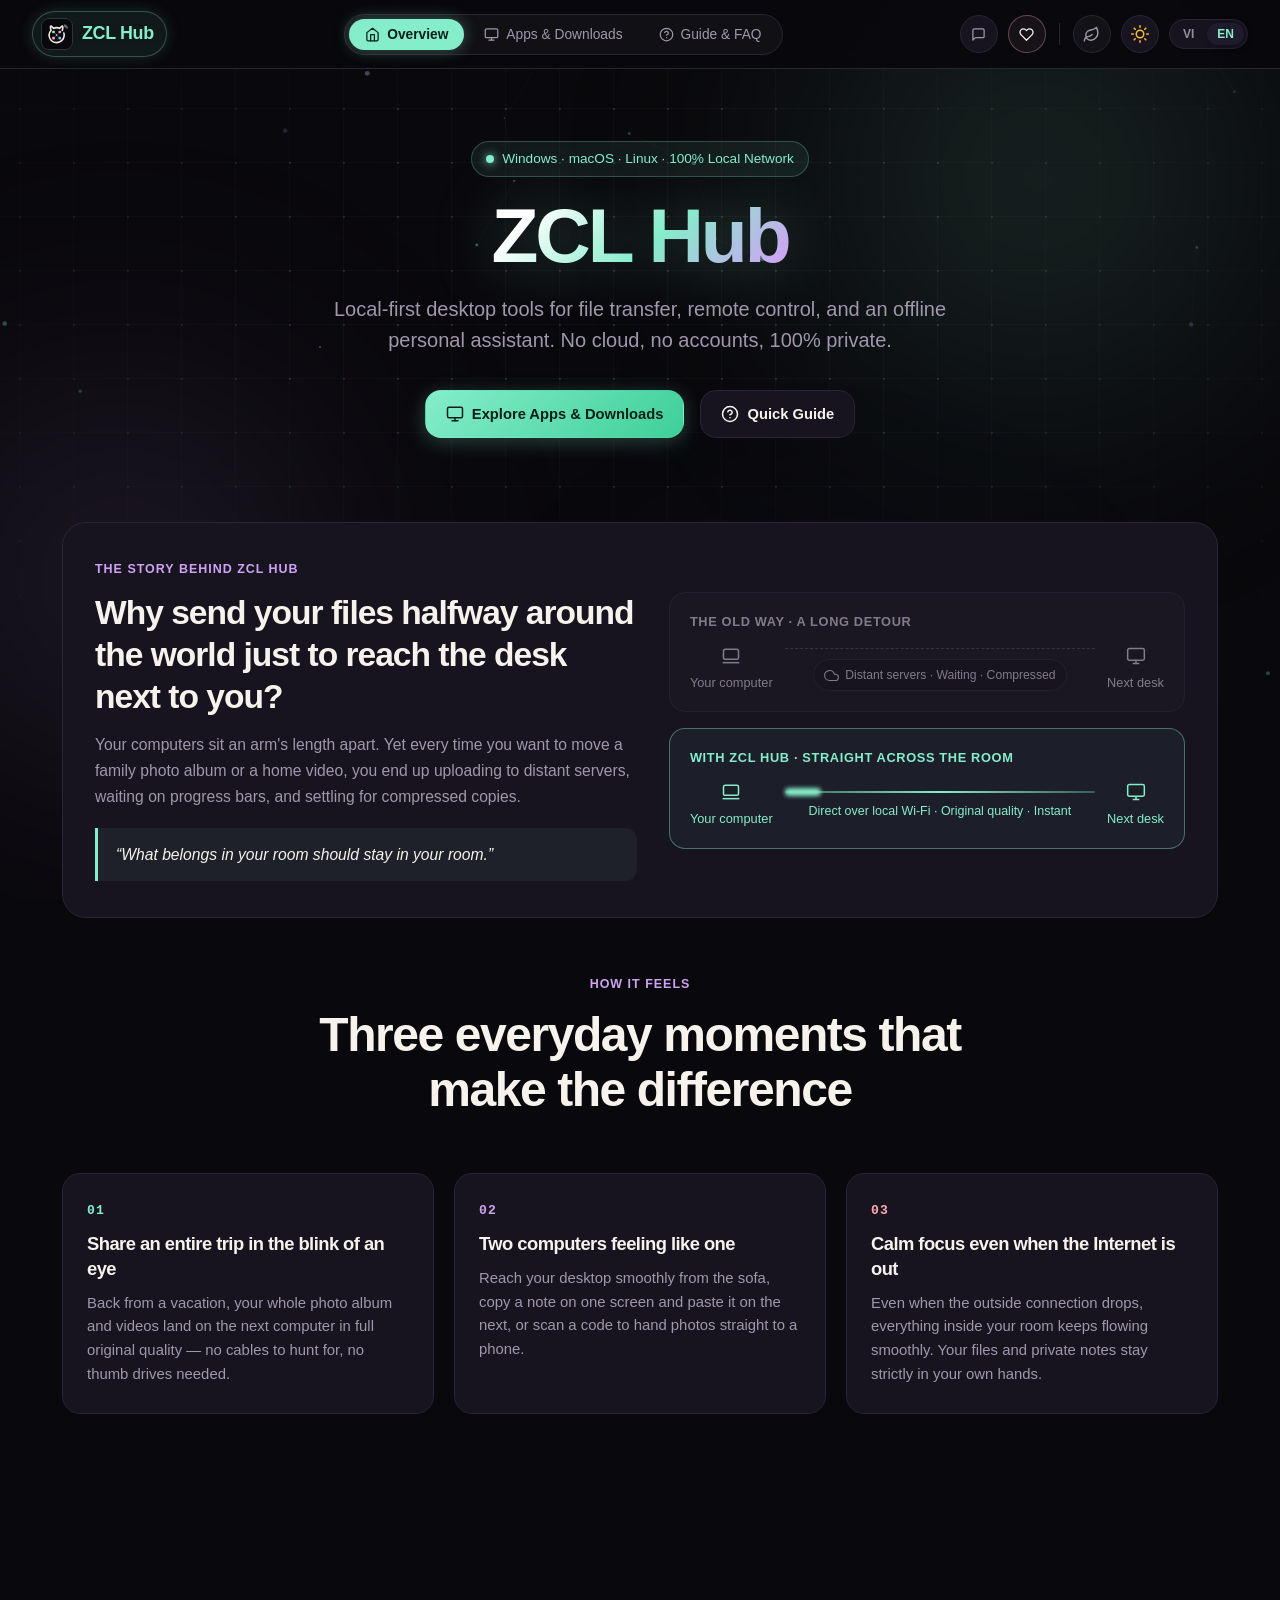
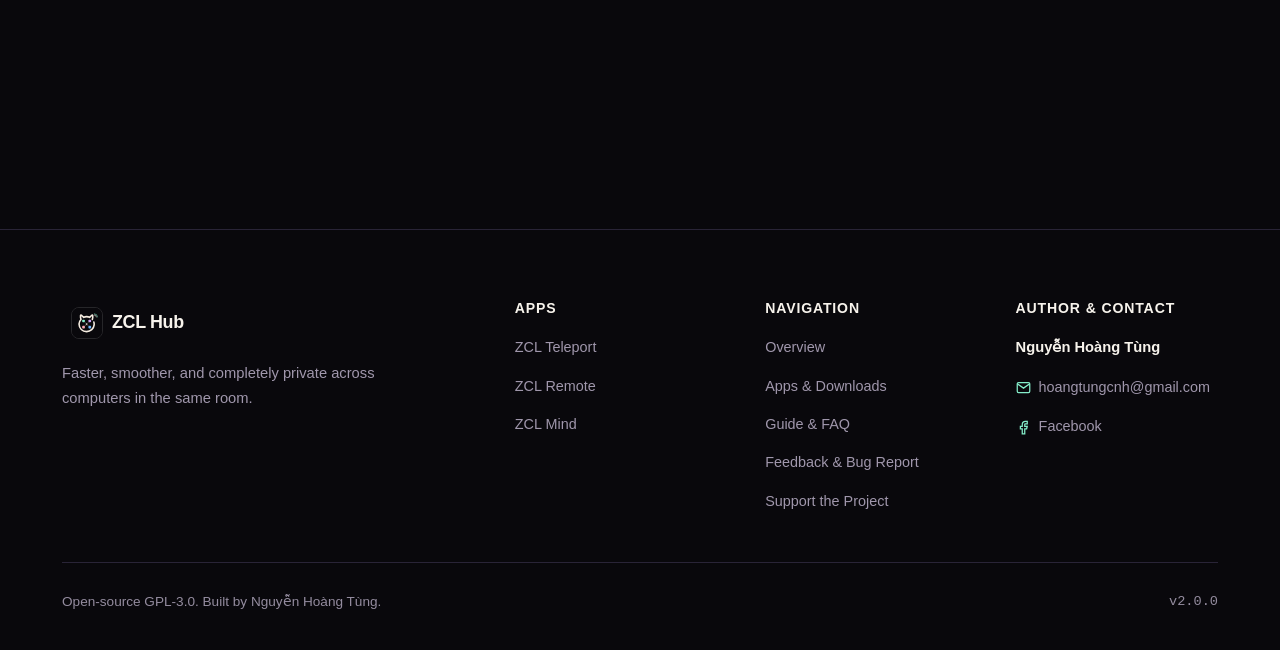
<file: index.html>
<!doctype html>
<html lang="vi">
<head>
  <meta charset="utf-8">
  <meta name="viewport" content="width=device-width, initial-scale=1">
  <title>ZCL Hub — Bộ công cụ làm việc trực tiếp &amp; hoàn toàn riêng tư</title>
  <meta name="description" content="ZCL Hub: Bộ công cụ làm việc trực tiếp trên máy tính và mạng nội bộ — truyền file, điều khiển từ xa và trợ lý cá nhân ngoại tuyến. Không đám mây, không tài khoản.">
  <meta name="theme-color" content="#09080c">
  <meta name="color-scheme" content="dark">
  <link rel="icon" href="assets/logo.svg" type="image/svg+xml">
  <link rel="apple-touch-icon" href="assets/pwa/apple-touch-icon.png">
  <link rel="manifest" href="manifest.json">
  <link rel="stylesheet" href="src/styles.css?v=46">

  <!-- Open Graph -->
  <meta property="og:title" content="ZCL Hub — Bộ công cụ làm việc trực tiếp &amp; hoàn toàn riêng tư">
  <meta property="og:description" content="Nhanh hơn. Mượt mà hơn. Hoàn toàn riêng tư qua mạng Wi-Fi chung.">
  <meta property="og:type" content="website">
  <meta property="og:image" content="assets/pwa/icon-512.png">
</head>
<body>

  <!-- Background Effects (Subtle Grid, Aurora Glow, Cursor Spotlight, Mesh Particles) -->
  <div class="site-bg-effects" aria-hidden="true">
    <div class="bg-grid-pattern"></div>
    <div class="ambient-glow">
      <div class="glow-orb glow-1"></div>
      <div class="glow-orb glow-2"></div>
      <div class="glow-orb glow-3"></div>
    </div>
    <div class="bg-mouse-spotlight" id="bgMouseSpotlight"></div>
    <canvas id="bgParticlesCanvas" class="bg-particles-canvas"></canvas>
  </div>

  <!-- Header -->
  <header class="site-header" id="siteHeader">
    <div class="container nav-wrap">
      <!-- Left: Brand -->
      <div class="nav-brand-wrap">
        <a href="#overview" class="brand active" data-tab="tab-overview" aria-label="ZCL Hub" title="Về trang chủ ZCL Hub" data-i18n-title="nav_brand_tooltip">
          <img src="assets/logo.svg" alt="ZCL Logo" class="brand-logo">
          <span class="brand-name">ZCL Hub</span>
        </a>
      </div>

      <!-- Center: 3-Tab Navigation -->
      <nav class="nav-tabs-wrapper" id="navTabsWrapper" aria-label="Danh mục chức năng">
        <div class="nav-tabs-scroll-fade fade-left" id="tabFadeLeft" aria-hidden="true"></div>
        <div class="main-tabs-bar" role="tablist">
          <div class="tab-sliding-indicator" id="tabSlidingIndicator" aria-hidden="true"></div>
          <button class="main-tab-pill active" data-tab="tab-overview" data-key="1" role="tab" aria-selected="true" type="button">
            <svg width="15" height="15" viewBox="0 0 24 24" fill="none" stroke="currentColor" stroke-width="2" stroke-linecap="round" stroke-linejoin="round"><path d="M3 9l9-7 9 7v11a2 2 0 0 1-2 2H5a2 2 0 0 1-2-2z"/><polyline points="9 22 9 12 15 12 15 22"/></svg>
            <span data-i18n="nav_overview">Tổng quan</span>
          </button>
          <button class="main-tab-pill" data-tab="tab-apps" data-key="2" role="tab" aria-selected="false" type="button">
            <svg width="15" height="15" viewBox="0 0 24 24" fill="none" stroke="currentColor" stroke-width="2" stroke-linecap="round" stroke-linejoin="round"><rect x="2" y="3" width="20" height="14" rx="2" ry="2"/><line x1="8" y1="21" x2="16" y2="21"/><line x1="12" y1="17" x2="12" y2="21"/></svg>
            <span data-i18n="nav_apps_download">Ứng dụng &amp; Tải về</span>
          </button>
          <button class="main-tab-pill" data-tab="tab-faq" data-key="3" role="tab" aria-selected="false" type="button">
            <svg width="15" height="15" viewBox="0 0 24 24" fill="none" stroke="currentColor" stroke-width="2" stroke-linecap="round" stroke-linejoin="round"><circle cx="12" cy="12" r="10"/><path d="M9.09 9a3 3 0 0 1 5.83 1c0 2-3 3-3 3"/><line x1="12" y1="17" x2="12.01" y2="17"/></svg>
            <span data-i18n="nav_faq">Hướng dẫn &amp; Hỏi đáp</span>
          </button>
        </div>
        <div class="nav-tabs-scroll-fade fade-right" id="tabFadeRight" aria-hidden="true"></div>
      </nav>

      <!-- Right: Action Controls -->
      <div class="nav-actions">
        <button class="nav-action-btn" id="btnHeaderFeedback" type="button" aria-label="Góp ý &amp; Báo lỗi" title="Góp ý &amp; Báo lỗi" data-i18n-title="nav_feedback">
          <svg width="15" height="15" viewBox="0 0 24 24" fill="none" stroke="currentColor" stroke-width="2" stroke-linecap="round" stroke-linejoin="round">
            <path d="M21 15a2 2 0 0 1-2 2H7l-4 4V5a2 2 0 0 1 2-2h14a2 2 0 0 1 2 2z"/>
          </svg>
          <span class="nav-action-text" data-i18n="nav_feedback">Góp ý</span>
        </button>

        <button class="nav-action-btn nav-donate-btn" id="btnHeaderDonate" type="button" aria-label="Ủng hộ dự án" title="Ủng hộ dự án" data-i18n-title="nav_donate">
          <svg width="15" height="15" viewBox="0 0 24 24" fill="none" stroke="currentColor" stroke-width="2" stroke-linecap="round" stroke-linejoin="round">
            <path d="M20.84 4.61a5.5 5.5 0 0 0-7.78 0L12 5.67l-1.06-1.06a5.5 5.5 0 0 0-7.78 7.78l1.06 1.06L12 21.23l7.78-7.78 1.06-1.06a5.5 5.5 0 0 0 0-7.78z"/>
          </svg>
          <span class="nav-action-text" data-i18n="nav_donate">Ủng hộ</span>
        </button>

        <span class="nav-action-divider" aria-hidden="true"></span>

        <button class="eco-toggle-btn" id="ecoToggleBtn" type="button" aria-label="Chế độ tiết kiệm pin / Giảm hiệu ứng" title="Chế độ tiết kiệm pin / Giảm hiệu ứng" data-i18n-title="eco_toggle">
          <svg width="17" height="17" viewBox="0 0 24 24" fill="none" stroke="currentColor" stroke-width="2" stroke-linecap="round" stroke-linejoin="round">
            <path d="M11 20A7 7 0 0 1 9.8 6.1C15.5 5 17 4.48 19 2c1 2 2 4.18 2 8 0 5.5-4.78 10-10 10Z"/>
            <path d="M2 21c0-3 1.85-5.36 5.08-6C9.5 14.52 12 13 13 12"/>
          </svg>
        </button>

        <button class="theme-toggle-btn" id="themeToggleBtn" type="button" aria-label="Chuyển chế độ sáng / tối" title="Chuyển chế độ giao diện" data-i18n-title="theme_toggle">
          <svg class="theme-icon theme-icon-sun" width="18" height="18" viewBox="0 0 24 24" fill="none" stroke="currentColor" stroke-width="2" stroke-linecap="round" stroke-linejoin="round">
            <circle cx="12" cy="12" r="5"></circle>
            <line x1="12" y1="1" x2="12" y2="3"></line>
            <line x1="12" y1="21" x2="12" y2="23"></line>
            <line x1="4.22" y1="4.22" x2="5.64" y2="5.64"></line>
            <line x1="18.36" y1="18.36" x2="19.78" y2="19.78"></line>
            <line x1="1" y1="12" x2="3" y2="12"></line>
            <line x1="21" y1="12" x2="23" y2="12"></line>
            <line x1="4.22" y1="19.78" x2="5.64" y2="18.36"></line>
            <line x1="18.36" y1="5.64" x2="19.78" y2="4.22"></line>
          </svg>
          <svg class="theme-icon theme-icon-moon" width="18" height="18" viewBox="0 0 24 24" fill="none" stroke="currentColor" stroke-width="2" stroke-linecap="round" stroke-linejoin="round">
            <path d="M21 12.79A9 9 0 1 1 11.21 3 7 7 0 0 0 21 12.79z"></path>
          </svg>
        </button>

        <div class="lang-toggle" role="group" aria-label="Language selection">
          <button class="lang-btn active" data-lang="vi" type="button">VI</button>
          <button class="lang-btn" data-lang="en" type="button">EN</button>
        </div>
      </div>
    </div>
  </header>

  <!-- Main Content -->
  <main id="mainContent">

    <!-- ============================================== -->
    <!-- TAB 1: TỔNG QUAN (OVERVIEW)                    -->
    <!-- ============================================== -->
    <div class="tab-view active" id="tab-overview" role="tabpanel">
      <!-- 1. Hero + Real Product Preview -->
      <section class="hero hero-clean">
        <div class="container">
          <div class="hero-platform-pill">
            <span class="pulse-dot"></span>
            <span data-i18n="hero_pill">Windows · macOS · Linux · 100% Mạng nội bộ</span>
          </div>

          <h1 class="hero-brand-title" data-i18n="hero_title">
            <span class="title-gradient">ZCL Hub</span>
          </h1>

          <p class="hero-lede" data-i18n="hero_lede">
            Bộ công cụ làm việc trực tiếp trên máy tính và mạng nội bộ — truyền file, điều khiển từ xa và trợ lý cá nhân hoàn toàn ngoại tuyến. Không đám mây, không tài khoản.
          </p>

          <div class="hero-cta">
            <a href="#apps" class="btn btn-primary" data-tab="tab-apps">
              <svg width="18" height="18" viewBox="0 0 24 24" fill="none" stroke="currentColor" stroke-width="2" stroke-linecap="round" stroke-linejoin="round"><rect x="2" y="3" width="20" height="14" rx="2" ry="2"/><line x1="8" y1="21" x2="16" y2="21"/><line x1="12" y1="17" x2="12" y2="21"/></svg>
              <span data-i18n="hero_btn_apps">Khám phá Ứng dụng &amp; Tải về</span>
            </a>
            <a href="#faq" class="btn btn-secondary" data-tab="tab-faq">
              <svg width="18" height="18" viewBox="0 0 24 24" fill="none" stroke="currentColor" stroke-width="2" stroke-linecap="round" stroke-linejoin="round"><circle cx="12" cy="12" r="10"/><path d="M9.09 9a3 3 0 0 1 5.83 1c0 2-3 3-3 3"/><line x1="12" y1="17" x2="12.01" y2="17"/></svg>
              <span data-i18n="hero_btn_guide">Hướng dẫn nhanh</span>
            </a>
          </div>
        </div>
      </section>

      <!-- 2. Visual Story: Detour Across the World vs. Direct Line Across the Room -->
      <section class="section overview-story-section">
        <div class="container">
          <div class="story-card">
            <div class="story-copy">
              <span class="section-badge" data-i18n="ov_story_badge">CÂU CHUYỆN CỦA ZCL HUB</span>
              <h2 data-i18n="ov_story_title">Đừng gửi dữ liệu đi nửa vòng Trái Đất chỉ để sang chiếc bàn bên cạnh.</h2>
              <p class="story-lead" data-i18n="ov_story_lead">
                Hai chiếc máy tính chỉ cách nhau một sải tay. Vậy mà lâu nay, mỗi lần muốn chuyển bộ ảnh gia đình hay đoạn phim kỷ niệm, ta lại phải đẩy lên mạng xa xôi, chờ tải lên, chờ tải về rồi chấp nhận ảnh bị nén mờ.
              </p>
              <p class="story-quote" data-i18n="ov_story_quote">
                &ldquo;Những gì thuộc về căn phòng của bạn, hãy để nó ở lại trong căn phòng của bạn.&rdquo;
              </p>
            </div>

            <!-- Minimalist Visual Contrast Diagram -->
            <div class="story-visual" aria-hidden="true">
              <!-- Old way: Long detour -->
              <div class="route-box route-old">
                <div class="route-label" data-i18n="ov_route_old_label">Cách cũ · Đi đường vòng</div>
                <div class="route-track">
                  <div class="route-node">
                    <svg width="20" height="20" viewBox="0 0 24 24" fill="none" stroke="currentColor" stroke-width="1.8"><rect x="3" y="4" width="18" height="12" rx="2"/><line x1="2" y1="20" x2="22" y2="20"/></svg>
                    <span data-i18n="ov_node_a">Máy bạn</span>
                  </div>
                  <div class="route-detour-line">
                    <span class="detour-cloud-pill">
                      <svg width="15" height="15" viewBox="0 0 24 24" fill="none" stroke="currentColor" stroke-width="1.8"><path d="M18 10h-1.26A8 8 0 1 0 9 20h9a5 5 0 0 0 0-10z"/></svg>
                      <span data-i18n="ov_route_old_mid">Máy chủ xa xôi · Chờ đợi · Nén mờ</span>
                    </span>
                  </div>
                  <div class="route-node">
                    <svg width="20" height="20" viewBox="0 0 24 24" fill="none" stroke="currentColor" stroke-width="1.8"><rect x="2" y="3" width="20" height="14" rx="2"/><line x1="8" y1="21" x2="16" y2="21"/><line x1="12" y1="17" x2="12" y2="21"/></svg>
                    <span data-i18n="ov_node_b">Máy bên cạnh</span>
                  </div>
                </div>
              </div>

              <!-- ZCL Hub way: Direct line -->
              <div class="route-box route-direct">
                <div class="route-label mint" data-i18n="ov_route_new_label">Với ZCL Hub · Đi thẳng trong phòng</div>
                <div class="route-track">
                  <div class="route-node mint">
                    <svg width="20" height="20" viewBox="0 0 24 24" fill="none" stroke="currentColor" stroke-width="1.8"><rect x="3" y="4" width="18" height="12" rx="2"/><line x1="2" y1="20" x2="22" y2="20"/></svg>
                    <span data-i18n="ov_node_a">Máy bạn</span>
                  </div>
                  <div class="route-direct-beam">
                    <span class="direct-beam-pulse"></span>
                    <span class="direct-beam-tag" data-i18n="ov_route_new_mid">Thẳng qua Wi-Fi chung · Nguyên bản · Tức thì</span>
                  </div>
                  <div class="route-node mint">
                    <svg width="20" height="20" viewBox="0 0 24 24" fill="none" stroke="currentColor" stroke-width="1.8"><rect x="2" y="3" width="20" height="14" rx="2"/><line x1="8" y1="21" x2="16" y2="21"/><line x1="12" y1="17" x2="12" y2="21"/></svg>
                    <span data-i18n="ov_node_b">Máy bên cạnh</span>
                  </div>
                </div>
              </div>
            </div>
          </div>

          <!-- 3 Everyday Moments (Zero technical numbers) -->
          <div class="section-head" style="margin-top: 56px;">
            <span class="section-badge" data-i18n="ov_scene_badge">CẢM GIÁC KHÁC BIỆT</span>
            <h2 data-i18n="ov_scene_title">Ba khoảnh khắc khiến bạn không muốn quay lại cách cũ</h2>
          </div>

          <div class="scenarios-grid">
            <article class="scenario-card mint">
              <span class="scenario-num">01</span>
              <h3 data-i18n="ov_sc1_title">Gửi trọn chuyến đi chỉ trong chớp mắt</h3>
              <p data-i18n="ov_sc1_desc">Vừa đi chơi về, cả album ảnh và những đoạn phim kỷ niệm sang máy bên cạnh nguyên vẹn từng chi tiết — không cần tìm dây cáp, không cần cắm USB.</p>
            </article>

            <article class="scenario-card lilac">
              <span class="scenario-num">02</span>
              <h3 data-i18n="ov_sc2_title">Hai chiếc máy bỗng hòa làm một</h3>
              <p data-i18n="ov_sc2_desc">Ngồi gọn trên sofa vẫn chạm tay vào màn hình máy bàn bên kia, chép dòng chữ ở máy này là dán ngay sang máy kia, quét mã là điện thoại nhận được liền.</p>
            </article>

            <article class="scenario-card pink">
              <span class="scenario-num">03</span>
              <h3 data-i18n="ov_sc3_title">Bình yên làm việc ngay cả khi mất mạng</h3>
              <p data-i18n="ov_sc3_desc">Ngoài kia có đứt mạng Internet, mọi việc bên trong căn phòng của bạn vẫn chạy êm ru. Mọi tệp tin và ghi nhớ riêng tư luôn nằm gọn trong tay bạn.</p>
            </article>
          </div>
        </div>
      </section>

      <!-- 3. Core Commitments + Support Strip -->
      <section class="overview-pillars-strip" aria-label="4 cam kết cốt lõi của ZCL Hub">
        <div class="container">
          <div class="pillars-bento-grid">
            <div class="pillar-highlight-card mint">
              <div class="pillar-highlight-icon mint">
                <svg width="20" height="20" viewBox="0 0 24 24" fill="none" stroke="currentColor" stroke-width="1.9" stroke-linecap="round" stroke-linejoin="round"><polyline points="13 2 3 14 12 14 11 22 21 10 12 10 13 2"/></svg>
              </div>
              <h3 data-i18n="pil1_title">Tốc độ tối đa của mạng</h3>
              <p data-i18n="pil1_desc">Truyền thẳng giữa các máy cùng phòng, không bóp băng thông và tự nối lại nếu mất mạng giữa chừng.</p>
            </div>

            <div class="pillar-highlight-card lilac">
              <div class="pillar-highlight-icon lilac">
                <svg width="20" height="20" viewBox="0 0 24 24" fill="none" stroke="currentColor" stroke-width="1.9" stroke-linecap="round" stroke-linejoin="round"><path d="M12 22s8-4 8-10V5l-8-3-8 3v7c0 6 8 10 8 10z"/></svg>
              </div>
              <h3 data-i18n="pil2_title">Riêng tư tuyệt đối</h3>
              <p data-i18n="pil2_desc">Dữ liệu đi thẳng giữa các thiết bị đã xác nhận tin cậy, không đi qua máy chủ trung gian và không cần tài khoản.</p>
            </div>

            <div class="pillar-highlight-card pink">
              <div class="pillar-highlight-icon pink">
                <svg width="20" height="20" viewBox="0 0 24 24" fill="none" stroke="currentColor" stroke-width="1.9" stroke-linecap="round" stroke-linejoin="round"><path d="M5 12.55a11 11 0 0 1 14.08 0"/><path d="M1.42 9a16 16 0 0 1 21.16 0"/><path d="M8.53 16.11a6 6 0 0 1 6.95 0"/><line x1="12" y1="20" x2="12.01" y2="20"/></svg>
              </div>
              <h3 data-i18n="pil3_title">Chạy tốt khi mất Internet</h3>
              <p data-i18n="pil3_desc">Chỉ cần chung cục phát Wi-Fi hoặc dây mạng nội bộ là gửi file và điều khiển bình thường ngay cả khi mất mạng ngoài.</p>
            </div>

            <div class="pillar-highlight-card blue">
              <div class="pillar-highlight-icon blue">
                <svg width="20" height="20" viewBox="0 0 24 24" fill="none" stroke="currentColor" stroke-width="1.9" stroke-linecap="round" stroke-linejoin="round"><circle cx="12" cy="12" r="10"/><path d="M8 14s1.5 2 4 2 4-2 4-2"/><line x1="9" y1="9" x2="9.01" y2="9"/><line x1="15" y1="9" x2="15.01" y2="9"/></svg>
              </div>
              <h3 data-i18n="pil4_title">Miễn phí, không quảng cáo</h3>
              <p data-i18n="pil4_desc">Không giới hạn dung lượng, không khóa tính năng, không quảng cáo và được duy trì độc lập cho cộng đồng.</p>
            </div>
          </div>
        </div>
      </section>
    </div>

    <!-- ============================================== -->
    <!-- TAB 2: ỨNG DỤNG & TẢI VỀ (APPS + DOWNLOADS)    -->
    <!-- ============================================== -->
    <div class="tab-view" id="tab-apps" role="tabpanel">
      <!-- 2.1. Danh mục ứng dụng kèm tải trực tiếp -->
      <section class="section apps-view active-app-view" id="appsCatalogView">
        <div class="container">
          <div class="section-head">
            <span class="section-badge" data-i18n="store_catalog_badge">ỨNG DỤNG &amp; TẢI VỀ</span>
            <h2 data-i18n="store_catalog_title">Chọn ứng dụng để xem chi tiết hoặc tải ngay</h2>
            <p data-i18n="store_catalog_sub">Miễn phí hoàn toàn, không cần tài khoản. Chọn ứng dụng để xem chi tiết và tải bản mới nhất.</p>
          </div>

          <div class="bento-grid">
            <!-- ZCL Teleport -->
            <div class="bento-card col-4 card-teleport store-app-card">
              <div>
                <div class="card-top">
                  <div class="app-icon teleport-icon">
                    <img src="assets/logos/zcl-teleport.svg" alt="ZCL Teleport" class="app-logo-img">
                  </div>
                  <div class="store-badge-group">
                    <span class="product-pill" data-i18n="tp_status">Bản chính thức</span>
                    <span class="store-version-tag" id="catalogTpVersion">v1.8.0</span>
                  </div>
                </div>

                <h3>ZCL Teleport</h3>
                <p class="card-desc" data-i18n="tp_desc">Gửi file, thư mục dung lượng lớn, đồng bộ khay nhớ tạm hai chiều và gửi ảnh sang điện thoại qua mã QR.</p>

                <ul class="feature-list" style="margin-top: 20px;">
                  <li>
                    <svg viewBox="0 0 20 20" fill="currentColor"><path fill-rule="evenodd" d="M16.707 5.293a1 1 0 010 1.414l-8 8a1 1 0 01-1.414 0l-4-4a1 1 0 011.414-1.414L8 12.586l7.293-7.293a1 1 0 011.414 0z" clip-rule="evenodd"/></svg>
                    <span data-i18n="tp_f1">Nối lại tự động khi mất điện hoặc rớt Wi-Fi, không phải gửi lại từ đầu</span>
                  </li>
                  <li>
                    <svg viewBox="0 0 20 20" fill="currentColor"><path fill-rule="evenodd" d="M16.707 5.293a1 1 0 010 1.414l-8 8a1 1 0 01-1.414 0l-4-4a1 1 0 011.414-1.414L8 12.586l7.293-7.293a1 1 0 011.414 0z" clip-rule="evenodd"/></svg>
                    <span data-i18n="tp_f2">Chỉ gửi phần thay đổi, tự đẩy thư mục theo dõi và hỗ trợ dòng lệnh</span>
                  </li>
                  <li>
                    <svg viewBox="0 0 20 20" fill="currentColor"><path fill-rule="evenodd" d="M16.707 5.293a1 1 0 010 1.414l-8 8a1 1 0 01-1.414 0l-4-4a1 1 0 011.414-1.414L8 12.586l7.293-7.293a1 1 0 011.414 0z" clip-rule="evenodd"/></svg>
                    <span data-i18n="tp_f3">Hỗ trợ Windows, macOS, Linux và điện thoại qua mã QR trình duyệt</span>
                  </li>
                </ul>
              </div>

              <div class="card-actions store-actions">
                <button class="btn btn-primary btn-sm" data-action="open-detail" data-app-target="teleport" type="button">
                  <span data-i18n="ov_btn_view_download">Xem &amp; Tải về</span>
                  <svg width="14" height="14" viewBox="0 0 24 24" fill="none" stroke="currentColor" stroke-width="2"><path d="M5 12h14M12 5l7 7-7 7"/></svg>
                </button>
              </div>
            </div>

            <!-- ZCL Remote -->
            <div class="bento-card col-4 card-remote store-app-card">
              <div>
                <div class="card-top">
                  <div class="app-icon remote-icon">
                    <img src="assets/logos/zcl-remote.svg" alt="ZCL Remote" class="app-logo-img">
                  </div>
                  <div class="store-badge-group">
                    <span class="product-pill lilac" data-i18n="rm_status">Bản thử nghiệm</span>
                    <span class="store-version-tag lilac" id="catalogRmVersion">v0.2.0</span>
                  </div>
                </div>

                <h3>ZCL Remote</h3>
                <p class="card-desc" data-i18n="rm_desc">Điều khiển máy tính từ xa mượt mà qua Wi-Fi chung. Chuột bấm ăn ngay, không quảng cáo và không giới hạn thời gian.</p>

                <ul class="feature-list" style="margin-top: 20px;">
                  <li>
                    <svg viewBox="0 0 20 20" fill="currentColor"><path fill-rule="evenodd" d="M16.707 5.293a1 1 0 010 1.414l-8 8a1 1 0 01-1.414 0l-4-4a1 1 0 011.414-1.414L8 12.586l7.293-7.293a1 1 0 011.414 0z" clip-rule="evenodd"/></svg>
                    <span data-i18n="rm_f1">Màn hình rõ nét 60 FPS, tối ưu độ nét theo tốc độ Wi-Fi</span>
                  </li>
                  <li>
                    <svg viewBox="0 0 20 20" fill="currentColor"><path fill-rule="evenodd" d="M16.707 5.293a1 1 0 010 1.414l-8 8a1 1 0 01-1.414 0l-4-4a1 1 0 011.414-1.414L8 12.586l7.293-7.293a1 1 0 011.414 0z" clip-rule="evenodd"/></svg>
                    <span data-i18n="rm_f2">Di chuột và bấm phím phản hồi tức thì như ngồi trước máy thật</span>
                  </li>
                  <li>
                    <svg viewBox="0 0 20 20" fill="currentColor"><path fill-rule="evenodd" d="M16.707 5.293a1 1 0 010 1.414l-8 8a1 1 0 01-1.414 0l-4-4a1 1 0 011.414-1.414L8 12.586l7.293-7.293a1 1 0 011.414 0z" clip-rule="evenodd"/></svg>
                    <span data-i18n="rm_f3">Luôn hỏi xác nhận và có nút ngắt kết nối khẩn cấp một chạm</span>
                  </li>
                </ul>
              </div>

              <div class="card-actions store-actions">
                <button class="btn btn-lilac btn-sm" data-action="open-detail" data-app-target="remote" type="button">
                  <span data-i18n="ov_btn_view_download">Xem &amp; Tải về</span>
                  <svg width="14" height="14" viewBox="0 0 24 24" fill="none" stroke="currentColor" stroke-width="2"><path d="M5 12h14M12 5l7 7-7 7"/></svg>
                </button>
              </div>
            </div>

            <!-- ZCL Mind -->
            <div class="bento-card col-4 card-mind store-app-card">
              <div>
                <div class="card-top">
                  <div class="app-icon mind-icon">
                    <img src="assets/logos/zcl-mind.svg" alt="ZCL Mind" class="app-logo-img">
                  </div>
                  <div class="store-badge-group">
                    <span class="product-pill pink" data-i18n="mind_status">Đang phát triển</span>
                  </div>
                </div>

                <h3>ZCL Mind</h3>
                <p class="card-desc" data-i18n="mind_desc">Trợ lý cá nhân chạy 100% trên máy tính Windows, ghi nhớ thói quen, lịch trình và mối quan hệ hoàn toàn ngoại tuyến.</p>

                <ul class="feature-list" style="margin-top: 20px;">
                  <li>
                    <svg viewBox="0 0 20 20" fill="currentColor"><path fill-rule="evenodd" d="M16.707 5.293a1 1 0 010 1.414l-8 8a1 1 0 01-1.414 0l-4-4a1 1 0 011.414-1.414L8 12.586l7.293-7.293a1 1 0 011.414 0z" clip-rule="evenodd"/></svg>
                    <span data-i18n="mind_f1">Bản đồ thấu hiểu 6 chiều lưu cục bộ trên ổ đĩa của bạn</span>
                  </li>
                  <li>
                    <svg viewBox="0 0 20 20" fill="currentColor"><path fill-rule="evenodd" d="M16.707 5.293a1 1 0 010 1.414l-8 8a1 1 0 01-1.414 0l-4-4a1 1 0 011.414-1.414L8 12.586l7.293-7.293a1 1 0 011.414 0z" clip-rule="evenodd"/></svg>
                    <span data-i18n="mind_f2">Chạy hoàn toàn bằng CPU, không cần card đồ họa rời (RAM từ 8 GB)</span>
                  </li>
                  <li>
                    <svg viewBox="0 0 20 20" fill="currentColor"><path fill-rule="evenodd" d="M16.707 5.293a1 1 0 010 1.414l-8 8a1 1 0 01-1.414 0l-4-4a1 1 0 011.414-1.414L8 12.586l7.293-7.293a1 1 0 011.414 0z" clip-rule="evenodd"/></svg>
                    <span data-i18n="mind_f3">Không gửi dữ liệu ra ngoài, toàn quyền xem, sửa hoặc xóa trí nhớ</span>
                  </li>
                </ul>
              </div>

              <div class="card-actions store-actions">
                <button class="btn btn-pink btn-sm" data-action="open-detail" data-app-target="mind" type="button">
                  <span data-i18n="store_btn_view_mind">Xem chi tiết &amp; Lộ trình</span>
                </button>
              </div>
            </div>
          </div>
        </div>
      </section>

      <!-- 2.2. CHI TIẾT & TẢI VỀ: ZCL TELEPORT -->
      <section class="section apps-view app-detail-view" id="appDetailTeleport">
        <div class="container">
          <div class="app-detail-nav-bar">
            <button class="btn-back-catalog" data-action="back-to-catalog" type="button">
              <svg width="16" height="16" viewBox="0 0 24 24" fill="none" stroke="currentColor" stroke-width="2"><polyline points="15 18 9 12 15 6"/></svg>
              <span data-i18n="store_back_catalog">Quay lại danh sách ứng dụng</span>
            </button>
            <div class="app-detail-crumb">
              <span data-i18n="crumb_store">Ứng dụng &amp; Tải về</span> / <span class="crumb-current">ZCL Teleport</span>
            </div>
          </div>

          <div class="app-detail-hero">
            <div class="detail-hero-icon-box mint">
              <img src="assets/logos/zcl-teleport.svg" alt="ZCL Teleport" class="detail-hero-logo-img">
            </div>
            <div class="detail-hero-content">
              <div class="detail-tag-row">
                <span class="detail-category-badge" data-i18n="dt_tp_category">Truyền file &amp; Khay nhớ tạm nội bộ</span>
                <span class="detail-status-pill" id="detailTpStatusPill" data-i18n="detail_status_tp_ready">Chính thức · v1.8.0</span>
              </div>
              <h2 class="detail-app-title">ZCL Teleport</h2>
              <p class="detail-app-lede" data-i18n="dt_tp_lede">
                Chuyển file và thư mục dung lượng lớn, đồng bộ khay nhớ tạm hai chiều giữa các máy tính cùng mạng, kèm chế độ khách qua mã QR cho điện thoại.
              </p>
              <div class="detail-meta-chips">
                <span class="chip-item">Windows · macOS · Linux</span>
                <span class="chip-item" data-i18n="chip_gpl">Mã nguồn mở GPL-3.0</span>
                <span class="chip-item" data-i18n="chip_author">Tác giả: Nguyễn Hoàng Tùng</span>
              </div>
            </div>
          </div>

          <!-- Multi-platform Download Matrix -->
          <div class="detail-download-matrix">
            <div class="matrix-head">
              <h3 class="detail-section-heading" style="margin-bottom: 4px;" data-i18n="dt_tp_dl_heading">Tải ZCL Teleport theo hệ điều hành</h3>
              <p class="matrix-note" data-i18n="dt_tp_dl_honest_note">
                Bản Windows được kiểm thử thường xuyên trên máy thật. Bản macOS (.dmg) và Linux (.AppImage) được đóng gói và kiểm thử tự động trên máy chủ dựng bản, chưa kiểm thử trên máy vật lý.
              </p>
            </div>

            <div class="os-download-grid">
              <!-- Windows -->
              <div class="os-download-card mint">
                <div class="os-card-top">
                  <h4>Windows 10 / 11</h4>
                  <span class="os-tag mint" data-i18n="os_tag_tested">Kiểm thử máy thật</span>
                </div>
                <p class="os-card-sub" id="tpWinMeta">v1.8.0 · 64-bit</p>
                <button class="btn btn-primary btn-sm btn-open-download" data-app="teleport" data-format="exe" type="button" style="width: 100%;">
                  <svg width="16" height="16" viewBox="0 0 24 24" fill="none" stroke="currentColor" stroke-width="2"><path d="M21 15v4a2 2 0 0 1-2 2H5a2 2 0 0 1-2-2v-4"/><polyline points="7 10 12 15 17 10"/><line x1="12" y1="15" x2="12" y2="3"/></svg>
                  <span id="tpWinExeBtn" data-i18n="dl_btn_win_exe">Tải bộ cài (.exe · 25.4 MB)</span>
                </button>
                <div class="os-alt-links">
                  <button type="button" class="link-btn btn-open-download" data-app="teleport" data-format="zip" id="tpWinZipBtn" data-i18n="dl_btn_win_zip">Bản chạy ngay (.zip · 33.5 MB)</button>
                  <button type="button" class="link-btn btn-open-download" data-app="teleport" data-format="cli" id="tpWinCliBtn" data-i18n="dl_btn_win_cli">Bản dòng lệnh CLI (.zip · 14.9 MB)</button>
                </div>
              </div>

              <!-- macOS -->
              <div class="os-download-card">
                <div class="os-card-top">
                  <h4>macOS</h4>
                  <span class="os-tag" data-i18n="os_tag_ci">Đóng gói tự động</span>
                </div>
                <p class="os-card-sub" id="tpMacMeta">v1.8.0 · .dmg</p>
                <button class="btn btn-secondary btn-sm btn-open-download" data-app="teleport" data-format="dmg" type="button" style="width: 100%;">
                  <svg width="16" height="16" viewBox="0 0 24 24" fill="none" stroke="currentColor" stroke-width="2"><path d="M21 15v4a2 2 0 0 1-2 2H5a2 2 0 0 1-2-2v-4"/><polyline points="7 10 12 15 17 10"/><line x1="12" y1="15" x2="12" y2="3"/></svg>
                  <span id="tpMacDmgBtn" data-i18n="dl_btn_mac_dmg">Tải ảnh đĩa (.dmg · 41.1 MB)</span>
                </button>
                <p class="os-tip" data-i18n="os_tip_mac">Mở lần đầu: chuột phải vào ứng dụng &rarr; chọn Mở (Open) và cho phép truy cập Mạng cục bộ.</p>
              </div>

              <!-- Linux -->
              <div class="os-download-card">
                <div class="os-card-top">
                  <h4>Linux (x86_64)</h4>
                  <span class="os-tag" data-i18n="os_tag_ci">Đóng gói tự động</span>
                </div>
                <p class="os-card-sub" id="tpLinuxMeta">v1.8.0 · AppImage</p>
                <button class="btn btn-secondary btn-sm btn-open-download" data-app="teleport" data-format="appimage" type="button" style="width: 100%;">
                  <svg width="16" height="16" viewBox="0 0 24 24" fill="none" stroke="currentColor" stroke-width="2"><path d="M21 15v4a2 2 0 0 1-2 2H5a2 2 0 0 1-2-2v-4"/><polyline points="7 10 12 15 17 10"/><line x1="12" y1="15" x2="12" y2="3"/></svg>
                  <span id="tpLinuxBtn" data-i18n="dl_btn_linux_appimage">Tải AppImage (72.7 MB)</span>
                </button>
                <p class="os-tip" data-i18n="os_tip_linux">Cấp quyền chạy bằng <code>chmod +x</code> rồi chạy trực tiếp.</p>
              </div>
            </div>
          </div>

          <!-- Real Screenshots Gallery -->
          <div class="detail-gallery-section">
            <h3 class="detail-section-heading" data-i18n="dt_tp_gallery_title">Giao diện thực tế</h3>
            <div class="screenshot-gallery-grid">
              <figure class="screenshot-card">
                <img class="lang-screenshot" data-shot="discovery" src="assets/screenshots/tim-may-moi.png" alt="ZCL Teleport device discovery" loading="lazy">
                <figcaption data-i18n="shot_cap_discovery">Tự tìm máy trong mạng Wi-Fi, ghép đôi một lần bằng mã 6 số.</figcaption>
              </figure>
              <figure class="screenshot-card">
                <img class="lang-screenshot" data-shot="receive" src="assets/screenshots/hoi-nhan-file.png" alt="ZCL Teleport receive prompt" loading="lazy">
                <figcaption data-i18n="shot_cap_receive">Luôn hỏi xác nhận trước khi nhận file hoặc thư mục.</figcaption>
              </figure>
              <figure class="screenshot-card">
                <img class="lang-screenshot" data-shot="qr" src="assets/screenshots/web-qr-khach.png" alt="ZCL Teleport phone QR mode" loading="lazy">
                <figcaption data-i18n="shot_cap_qr">Quét mã QR để gửi nhận ảnh và tệp với điện thoại không cần cài app.</figcaption>
              </figure>
              <figure class="screenshot-card">
                <img class="lang-screenshot" data-shot="settings" src="assets/screenshots/tu-dong-hoa-cai-dat.png" alt="ZCL Teleport automation settings" loading="lazy">
                <figcaption data-i18n="shot_cap_settings">Chỉ gửi phần thay đổi, tự phân loại thư mục nhận và cổng đẩy tự động.</figcaption>
              </figure>
            </div>
          </div>

          <!-- 4 Core Highlights -->
          <div class="detail-features-section">
            <h3 class="detail-section-heading" data-i18n="dt_features_title">4 Điểm nổi bật nhất của ứng dụng</h3>
            <div class="detail-features-grid">
              <div class="detail-feature-card">
                <div class="feat-icon-bubble mint">
                  <svg width="20" height="20" viewBox="0 0 24 24" fill="none" stroke="currentColor" stroke-width="2"><path d="M21.5 2v6h-6M21.34 15.57a10 10 0 1 1-.57-8.38l5.67-5.67"/></svg>
                </div>
                <h4 data-i18n="dt_tp_f1_title">Tự nối lại xuyên mất điện</h4>
                <p data-i18n="dt_tp_f1_desc">Đang gửi tệp hàng chục GB mà rớt Wi-Fi hoặc tắt máy đột ngột, bật lại ứng dụng sẽ tự gửi tiếp đúng đoạn còn thiếu.</p>
              </div>

              <div class="detail-feature-card">
                <div class="feat-icon-bubble mint">
                  <svg width="20" height="20" viewBox="0 0 24 24" fill="none" stroke="currentColor" stroke-width="2"><polyline points="13 2 3 14 12 14 11 22 21 10 12 10 13 2"/></svg>
                </div>
                <h4 data-i18n="dt_tp_f2_title">Chỉ gửi phần thay đổi</h4>
                <p data-i18n="dt_tp_f2_desc">Khi cập nhật lại tệp dung lượng lớn, ứng dụng tự phát hiện và chỉ truyền những phần thực sự thay đổi để tiết kiệm thời gian.</p>
              </div>

              <div class="detail-feature-card">
                <div class="feat-icon-bubble mint">
                  <svg width="20" height="20" viewBox="0 0 24 24" fill="none" stroke="currentColor" stroke-width="2"><path d="M22 19a2 2 0 0 1-2 2H4a2 2 0 0 1-2-2V5a2 2 0 0 1 2-2h5l2 3h9a2 2 0 0 1 2 2z"/></svg>
                </div>
                <h4 data-i18n="dt_tp_f3_title">Thư mục tự đẩy &amp; Phân loại</h4>
                <p data-i18n="dt_tp_f3_desc">Thả tệp vào thư mục theo dõi để tự động gửi sang máy đích, đồng thời tự sắp xếp tệp nhận về theo loại hoặc người gửi.</p>
              </div>

              <div class="detail-feature-card">
                <div class="feat-icon-bubble mint">
                  <svg width="20" height="20" viewBox="0 0 24 24" fill="none" stroke="currentColor" stroke-width="2"><path d="M16 4h2a2 2 0 0 1 2 2v14a2 2 0 0 1-2 2H6a2 2 0 0 1-2-2V6a2 2 0 0 1 2-2h2"/><rect x="8" y="2" width="8" height="4" rx="1" ry="1"/></svg>
                </div>
                <h4 data-i18n="dt_tp_f4_title">Khay nhớ tạm &amp; Chế độ QR</h4>
                <p data-i18n="dt_tp_f4_desc">Copy văn bản hoặc ảnh ở máy này để dán sang máy kia, và mở mã QR chia sẻ nhanh với điện thoại không cần cài ứng dụng.</p>
              </div>
            </div>
          </div>

          <!-- App Specs -->
          <div class="detail-specs-box">
            <h3 class="detail-section-heading" data-i18n="dt_specs_title">Thông số thực tế</h3>
            <div class="specs-table-grid">
              <div class="spec-cell">
                <span class="spec-label" data-i18n="spec_speed">Tốc độ truyền</span>
                <span class="spec-value mint" data-i18n="spec_val_speed">Tối đa tốc độ mạng nội bộ (100 MB/s – 1 GB/s)</span>
              </div>
              <div class="spec-cell">
                <span class="spec-label" data-i18n="spec_limit">Dung lượng tệp</span>
                <span class="spec-value" data-i18n="spec_val_limit">Không giới hạn dung lượng, hỗ trợ cả thư mục nhiều tệp</span>
              </div>
              <div class="spec-cell">
                <span class="spec-label" data-i18n="spec_os">Hệ điều hành</span>
                <span class="spec-value">Windows 10/11, macOS, Linux (+ QR điện thoại)</span>
              </div>
              <div class="spec-cell">
                <span class="spec-label" data-i18n="spec_security">Bảo mật</span>
                <span class="spec-value" data-i18n="spec_val_security">Kết nối mã hóa trực tiếp giữa 2 máy, 0 máy chủ ngoài</span>
              </div>
              <div class="spec-cell">
                <span class="spec-label" data-i18n="spec_license">Bản quyền &amp; Tác giả</span>
                <span class="spec-value">GPL-3.0 · Nguyễn Hoàng Tùng (@tungkernel)</span>
              </div>
              <div class="spec-cell">
                <span class="spec-label" data-i18n="spec_internet">Kết nối Internet</span>
                <span class="spec-value" data-i18n="spec_val_internet">Không cần Internet, chỉ cần chung mạng Wi-Fi / LAN</span>
              </div>
            </div>
          </div>
        </div>
      </section>

      <!-- 2.3. CHI TIẾT & TẢI VỀ: ZCL REMOTE -->
      <section class="section apps-view app-detail-view" id="appDetailRemote">
        <div class="container">
          <div class="app-detail-nav-bar">
            <button class="btn-back-catalog" data-action="back-to-catalog" type="button">
              <svg width="16" height="16" viewBox="0 0 24 24" fill="none" stroke="currentColor" stroke-width="2"><polyline points="15 18 9 12 15 6"/></svg>
              <span data-i18n="store_back_catalog">Quay lại danh sách ứng dụng</span>
            </button>
            <div class="app-detail-crumb">
              <span data-i18n="crumb_store">Ứng dụng &amp; Tải về</span> / <span class="crumb-current">ZCL Remote</span>
            </div>
          </div>

          <div class="app-detail-hero">
            <div class="detail-hero-icon-box lilac">
              <img src="assets/logos/zcl-remote.svg" alt="ZCL Remote" class="detail-hero-logo-img">
            </div>
            <div class="detail-hero-content">
              <div class="detail-tag-row">
                <span class="detail-category-badge lilac" data-i18n="dt_rm_category">Điều khiển máy tính từ xa</span>
                <span class="detail-status-pill lilac" data-i18n="detail_status_ready">Thử nghiệm · v0.2.0</span>
              </div>
              <h2 class="detail-app-title">ZCL Remote</h2>
              <p class="detail-app-lede" data-i18n="dt_rm_lede">
                Điều khiển máy tính từ xa mượt mà 60 FPS qua mạng Wi-Fi chung trong phòng, chuột bấm ăn ngay không quảng cáo và có nút dừng khẩn cấp.
              </p>
              <div class="detail-meta-chips">
                <span class="chip-item">Windows 10 / 11 (64-bit)</span>
                <span class="chip-item" data-i18n="chip_proprietary">Miễn phí</span>
                <span class="chip-item" data-i18n="chip_author">Tác giả: Nguyễn Hoàng Tùng</span>
              </div>
              <div class="detail-cta-row">
                <button class="btn btn-lilac btn-open-download" data-app="remote" data-format="exe" type="button">
                  <svg width="18" height="18" viewBox="0 0 24 24" fill="none" stroke="currentColor" stroke-width="2"><path d="M21 15v4a2 2 0 0 1-2 2H5a2 2 0 0 1-2-2v-4"/><polyline points="7 10 12 15 17 10"/><line x1="12" y1="15" x2="12" y2="3"/></svg>
                  <span data-i18n="dt_rm_btn_dl">Tải bản cài đặt (.exe · 72.0 MB)</span>
                </button>
                <button class="btn btn-secondary btn-open-download" data-app="remote" data-format="zip" type="button">
                  <span data-i18n="dt_rm_btn_zip">Tải bản chạy ngay (.zip · 108.6 MB)</span>
                </button>
              </div>
            </div>
          </div>

          <!-- 4 Core Highlights -->
          <div class="detail-features-section">
            <h3 class="detail-section-heading" data-i18n="dt_features_title">4 Điểm nổi bật nhất của ứng dụng</h3>
            <div class="detail-features-grid">
              <div class="detail-feature-card">
                <div class="feat-icon-bubble lilac">
                  <svg width="20" height="20" viewBox="0 0 24 24" fill="none" stroke="currentColor" stroke-width="2"><path d="m3 3 7.07 16.97 2.51-7.39 7.39-2.51L3 3z"/></svg>
                </div>
                <h4 data-i18n="dt_rm_f1_title">Chuột bấm ăn ngay, không giật hình</h4>
                <p data-i18n="dt_rm_f1_desc">Dữ liệu truyền thẳng trực tiếp trong mạng nội bộ mang lại trải nghiệm điều khiển tức thì, hạn chế tối đa độ trễ.</p>
              </div>

              <div class="detail-feature-card">
                <div class="feat-icon-bubble lilac">
                  <svg width="20" height="20" viewBox="0 0 24 24" fill="none" stroke="currentColor" stroke-width="2"><rect x="2" y="3" width="20" height="14" rx="2" ry="2"/><line x1="8" y1="21" x2="16" y2="21"/></svg>
                </div>
                <h4 data-i18n="dt_rm_f2_title">Màn hình tự tối ưu độ nét</h4>
                <p data-i18n="dt_rm_f2_desc">Ứng dụng tự động điều chỉnh chất lượng hình ảnh theo tốc độ Wi-Fi để luôn duy trì khung hình chuyển động 60 FPS.</p>
              </div>

              <div class="detail-feature-card">
                <div class="feat-icon-bubble lilac">
                  <svg width="20" height="20" viewBox="0 0 24 24" fill="none" stroke="currentColor" stroke-width="2"><path d="M1 1l22 22M16.72 11.06A10.94 10.94 0 0 1 19 12.55M5 12.55a10.94 10.94 0 0 1 5.17-2.39"/></svg>
                </div>
                <h4 data-i18n="dt_rm_f3_title">Hoạt động khi mất Internet</h4>
                <p data-i18n="dt_rm_f3_desc">Kể cả khi mất kết nối mạng ngoài, hai máy tính dùng chung Wi-Fi vẫn điều khiển nhau bình thường.</p>
              </div>

              <div class="detail-feature-card">
                <div class="feat-icon-bubble lilac">
                  <svg width="20" height="20" viewBox="0 0 24 24" fill="none" stroke="currentColor" stroke-width="2"><rect x="3" y="11" width="18" height="11" rx="2" ry="2"/><path d="M7 11V7a5 5 0 0 1 10 0v4"/></svg>
                </div>
                <h4 data-i18n="dt_rm_f4_title">Xin phép &amp; Ngắt khẩn cấp</h4>
                <p data-i18n="dt_rm_f4_desc">Luôn hiển thị thông báo xin phép trước khi kết nối, kèm thanh ngắt kết nối một chạm bất cứ lúc nào.</p>
              </div>
            </div>
          </div>

          <!-- App Specs -->
          <div class="detail-specs-box">
            <h3 class="detail-section-heading" data-i18n="dt_specs_title">Thông số thực tế</h3>
            <div class="specs-table-grid">
              <div class="spec-cell">
                <span class="spec-label" data-i18n="spec_fps">Tốc độ khung hình</span>
                <span class="spec-value lilac" data-i18n="spec_val_fps">60 FPS mượt mà</span>
              </div>
              <div class="spec-cell">
                <span class="spec-label" data-i18n="spec_mouse">Độ trễ phản hồi</span>
                <span class="spec-value lilac" data-i18n="spec_val_latency">Dưới 1ms (phản hồi tức thì)</span>
              </div>
              <div class="spec-cell">
                <span class="spec-label" data-i18n="spec_os">Hệ điều hành</span>
                <span class="spec-value">Windows 10, Windows 11 (64-bit)</span>
              </div>
              <div class="spec-cell">
                <span class="spec-label" data-i18n="spec_security">Bảo mật</span>
                <span class="spec-value" data-i18n="spec_val_security_rm">Dữ liệu truyền thẳng trong phòng, 0 máy chủ ngoài</span>
              </div>
              <div class="spec-cell">
                <span class="spec-label" data-i18n="spec_license">Bản quyền &amp; Tác giả</span>
                <span class="spec-value" data-i18n="spec_val_license_closed">Miễn phí · Nguyễn Hoàng Tùng (@tungkernel)</span>
              </div>
              <div class="spec-cell">
                <span class="spec-label" data-i18n="spec_internet">Kết nối Internet</span>
                <span class="spec-value" data-i18n="spec_val_internet">Không cần Internet, chỉ cần chung mạng Wi-Fi / LAN</span>
              </div>
            </div>
          </div>
        </div>
      </section>

      <!-- 2.4. CHI TIẾT: ZCL MIND -->
      <section class="section apps-view app-detail-view" id="appDetailMind">
        <div class="container">
          <div class="app-detail-nav-bar">
            <button class="btn-back-catalog" data-action="back-to-catalog" type="button">
              <svg width="16" height="16" viewBox="0 0 24 24" fill="none" stroke="currentColor" stroke-width="2"><polyline points="15 18 9 12 15 6"/></svg>
              <span data-i18n="store_back_catalog">Quay lại danh sách ứng dụng</span>
            </button>
            <div class="app-detail-crumb">
              <span data-i18n="crumb_store">Ứng dụng &amp; Tải về</span> / <span class="crumb-current">ZCL Mind</span>
            </div>
          </div>

          <div class="app-detail-hero">
            <div class="detail-hero-icon-box pink">
              <img src="assets/logos/zcl-mind.svg" alt="ZCL Mind" class="detail-hero-logo-img">
            </div>
            <div class="detail-hero-content">
              <div class="detail-tag-row">
                <span class="detail-category-badge pink" data-i18n="dt_mind_category">Trợ lý cá nhân ngoại tuyến</span>
                <span class="detail-status-pill pink" data-i18n="mind_status">Đang phát triển</span>
              </div>
              <h2 class="detail-app-title">ZCL Mind</h2>
              <p class="detail-app-lede" data-i18n="dt_mind_lede">
                Trợ lý cá nhân chạy 100% bằng CPU trên máy tính Windows, tự động ghi nhớ thói quen, lịch trình, tính cách và mối quan hệ hoàn toàn ngoại tuyến.
              </p>
              <div class="detail-meta-chips">
                <span class="chip-item">Windows 10 / 11 (RAM &ge; 8 GB)</span>
                <span class="chip-item" data-i18n="chip_coming_soon">Sắp ra mắt</span>
                <span class="chip-item" data-i18n="chip_author">Tác giả: Nguyễn Hoàng Tùng</span>
              </div>
              <div class="detail-cta-row">
                <span class="detail-status-pill pink" data-i18n="dt_mind_coming_note">Đang hoàn thiện — sẽ sớm mở tải về tại đây</span>
              </div>
            </div>
          </div>

          <!-- 6D Map Summary -->
          <div class="detail-showcase-box">
            <h3 class="showcase-title" data-i18n="dt_mind_badge_map">Bản đồ thấu hiểu 6 chiều lưu 100% trên máy</h3>
            <div class="mind-persona-grid" style="margin-top: 14px;">
              <span class="mind-dim-pill pink" data-i18n="dt_mind_dim_1">Hồ sơ cá nhân</span>
              <span class="mind-dim-pill mint" data-i18n="dt_mind_dim_2">Thói quen</span>
              <span class="mind-dim-pill lilac" data-i18n="dt_mind_dim_3">Lịch trình</span>
              <span class="mind-dim-pill blue" data-i18n="dt_mind_dim_4">Quan hệ</span>
              <span class="mind-dim-pill pink" data-i18n="dt_mind_dim_5">Tính cách</span>
              <span class="mind-dim-pill mint" data-i18n="dt_mind_dim_6">Điểm mạnh / lưu ý</span>
            </div>
          </div>

          <!-- 4 Core Highlights -->
          <div class="detail-features-section">
            <h3 class="detail-section-heading" data-i18n="dt_features_title">4 Điểm nổi bật nhất của ứng dụng</h3>
            <div class="detail-features-grid">
              <div class="detail-feature-card">
                <div class="feat-icon-bubble pink">
                  <svg width="20" height="20" viewBox="0 0 24 24" fill="none" stroke="currentColor" stroke-width="2"><circle cx="12" cy="12" r="3"/><path d="M12 2a4 4 0 0 0-4 4c0 1.5.8 2.8 2 3.5"/><path d="M12 22a4 4 0 0 0 4-4c0-1.5-.8-2.8-2-3.5"/></svg>
                </div>
                <h4 data-i18n="dt_mind_f1_title">Bản đồ thấu hiểu 6 chiều</h4>
                <p data-i18n="dt_mind_f1_desc">Tự động phân loại và lưu giữ thông tin về bản thân, thói quen, lịch làm việc, tính cách và mối quan hệ.</p>
              </div>

              <div class="detail-feature-card">
                <div class="feat-icon-bubble pink">
                  <svg width="20" height="20" viewBox="0 0 24 24" fill="none" stroke="currentColor" stroke-width="2"><polyline points="9 11 12 14 22 4"/><path d="M21 12v7a2 2 0 0 1-2 2H5a2 2 0 0 1-2-2V5a2 2 0 0 1 2-2h11"/></svg>
                </div>
                <h4 data-i18n="dt_mind_f2_title">Thu thập thông minh</h4>
                <p data-i18n="dt_mind_f2_desc">Kết hợp biểu mẫu nhập nhanh ban đầu và tự động cập nhật thêm thói quen mới qua trò chuyện hàng ngày.</p>
              </div>

              <div class="detail-feature-card">
                <div class="feat-icon-bubble pink">
                  <svg width="20" height="20" viewBox="0 0 24 24" fill="none" stroke="currentColor" stroke-width="2"><rect x="4" y="4" width="16" height="16" rx="2"/><rect x="9" y="9" width="6" height="6"/></svg>
                </div>
                <h4 data-i18n="dt_mind_f3_title">Chạy 100% bằng CPU trên máy</h4>
                <p data-i18n="dt_mind_f3_desc">Tối ưu cho máy tính phổ thông không cần card đồ họa rời, hoạt động ổn định với RAM khuyến nghị từ 8 GB.</p>
              </div>

              <div class="detail-feature-card">
                <div class="feat-icon-bubble pink">
                  <svg width="20" height="20" viewBox="0 0 24 24" fill="none" stroke="currentColor" stroke-width="2"><rect x="3" y="11" width="18" height="11" rx="2" ry="2"/><path d="M7 11V7a5 5 0 0 1 10 0v4"/></svg>
                </div>
                <h4 data-i18n="dt_mind_f4_title">Toàn quyền kiểm soát và riêng tư</h4>
                <p data-i18n="dt_mind_f4_desc">Dữ liệu không rời khỏi máy tính. Bạn có toàn quyền xem, chỉnh sửa hoặc xóa bất kỳ thông tin nào máy đã ghi nhớ.</p>
              </div>
            </div>
          </div>

          <!-- App Specs -->
          <div class="detail-specs-box">
            <h3 class="detail-section-heading" data-i18n="dt_specs_title">Thông số thực tế</h3>
            <div class="specs-table-grid">
              <div class="spec-cell">
                <span class="spec-label" data-i18n="spec_mind_resp_label">Thời gian phản hồi</span>
                <span class="spec-value pink" data-i18n="spec_mind_resp_val">Dưới 1.5 giây (bắt đầu xuất chữ)</span>
              </div>
              <div class="spec-cell">
                <span class="spec-label" data-i18n="spec_mind_speed_label">Yêu cầu phần cứng</span>
                <span class="spec-value pink" data-i18n="spec_mind_speed_val">CPU phổ thông · RAM từ 8 GB</span>
              </div>
              <div class="spec-cell">
                <span class="spec-label" data-i18n="spec_os">Hệ điều hành</span>
                <span class="spec-value">Windows 10, Windows 11 (64-bit)</span>
              </div>
              <div class="spec-cell">
                <span class="spec-label" data-i18n="spec_security">Bảo mật</span>
                <span class="spec-value" data-i18n="spec_mind_sec_val">100% Trên máy, 0 máy chủ ngoài</span>
              </div>
              <div class="spec-cell">
                <span class="spec-label" data-i18n="spec_license">Bản quyền &amp; Tác giả</span>
                <span class="spec-value" data-i18n="spec_val_license_closed">Miễn phí · Nguyễn Hoàng Tùng (@tungkernel)</span>
              </div>
              <div class="spec-cell">
                <span class="spec-label" data-i18n="spec_internet">Kết nối Internet</span>
                <span class="spec-value" data-i18n="spec_mind_net_val">Hoàn toàn không cần Internet (100% Ngoại tuyến)</span>
              </div>
            </div>
          </div>
        </div>
      </section>
    </div>

    <!-- ============================================== -->
    <!-- TAB 3: HƯỚNG DẪN & HỎI ĐÁP (FAQ)               -->
    <!-- ============================================== -->
    <div class="tab-view" id="tab-faq" role="tabpanel">
      <section class="section" id="quickstart">
        <div class="container">
          <div class="section-head">
            <span class="section-badge" data-i18n="qs_badge">3 BƯỚC ĐƠN GIẢN</span>
            <h2 data-i18n="qs_title">Cách sử dụng trong 1 phút</h2>
            <p data-i18n="qs_sub">Không cần tạo tài khoản hay cấu hình mạng phức tạp.</p>
          </div>

          <div class="qs-steps">
            <div class="qs-step">
              <div class="qs-num">1</div>
              <div class="qs-text">
                <h4 data-i18n="qs_step1_title">Tải ứng dụng về máy</h4>
                <p data-i18n="qs_step1">Mở mục [Ứng dụng &amp; Tải về] và tải bộ cài phù hợp cho các máy tính cần kết nối.</p>
              </div>
            </div>
            <div class="qs-step">
              <div class="qs-num">2</div>
              <div class="qs-text">
                <h4 data-i18n="qs_step2_title">Kết nối chung Wi-Fi hoặc dây mạng</h4>
                <p data-i18n="qs_step2">Đảm bảo các máy tính dùng chung một mạng Wi-Fi (hoặc dây mạng nội bộ), rồi mở ứng dụng lên.</p>
              </div>
            </div>
            <div class="qs-step">
              <div class="qs-num">3</div>
              <div class="qs-text">
                <h4 data-i18n="qs_step3_title">Ghép đôi 1 lần và sử dụng</h4>
                <p data-i18n="qs_step3">Hai máy tự tìm thấy nhau ngay. Xác nhận mã 6 số lần đầu và bắt đầu gửi file hoặc điều khiển.</p>
              </div>
            </div>
          </div>
        </div>
      </section>

      <section class="section" id="faq" style="background: var(--bg-subtle);">
        <div class="container">
          <div class="section-head">
            <span class="section-badge" data-i18n="faq_badge">HỎI ĐÁP</span>
            <h2 data-i18n="faq_title">Những thắc mắc thường gặp</h2>
          </div>

          <div class="faq-search-wrap">
            <div class="faq-search-input-box">
              <svg class="faq-search-icon" width="18" height="18" viewBox="0 0 24 24" fill="none" stroke="currentColor" stroke-width="2"><circle cx="11" cy="11" r="8"/><line x1="21" y1="21" x2="16.65" y2="16.65"/></svg>
              <input type="text" id="faqSearchInput" class="faq-search-input" placeholder="Tìm nhanh câu trả lời (ví dụ: mất mạng, macOS, cảnh báo, ủng hộ...)" data-i18n-placeholder="faq_search_placeholder" aria-label="Tìm kiếm câu hỏi">
              <button class="faq-search-clear-btn" id="faqSearchClear" type="button" aria-label="Xóa từ khóa tìm kiếm" style="display: none;">
                <svg width="14" height="14" viewBox="0 0 24 24" fill="none" stroke="currentColor" stroke-width="2"><line x1="18" y1="6" x2="6" y2="18"/><line x1="6" y1="6" x2="18" y2="18"/></svg>
              </button>
            </div>
            <div class="faq-search-meta" id="faqSearchMeta" style="display: none;">
              <span id="faqSearchCountText">Tìm thấy 7 câu trả lời</span>
            </div>
          </div>

          <div class="faq-grid" id="faqGrid">
            <div class="faq-item active">
              <button class="faq-question" type="button">
                <span data-i18n="faq_q1">Nhà tôi bị mất mạng Internet thì có dùng được không?</span>
                <svg class="faq-arrow" width="14" height="14" viewBox="0 0 24 24" fill="none" stroke="currentColor" stroke-width="2.5"><polyline points="6 9 12 15 18 9"/></svg>
              </button>
              <div class="faq-answer" data-i18n="faq_a1">
                Hoàn toàn dùng được. Ứng dụng chỉ cần hai máy kết nối chung một cục phát Wi-Fi hoặc dây mạng nội bộ là có thể truyền file và điều khiển nhau với tốc độ tối đa, kể cả khi mất kết nối Internet.
              </div>
            </div>

            <div class="faq-item">
              <button class="faq-question" type="button">
                <span data-i18n="faq_q2">Dữ liệu của tôi có bị gửi ra máy chủ bên ngoài không?</span>
                <svg class="faq-arrow" width="14" height="14" viewBox="0 0 24 24" fill="none" stroke="currentColor" stroke-width="2.5"><polyline points="6 9 12 15 18 9"/></svg>
              </button>
              <div class="faq-answer" data-i18n="faq_a2">
                Tuyệt đối không. Dữ liệu đi thẳng giữa hai thiết bị của bạn trong phòng, được mã hóa an toàn. Ứng dụng không có máy chủ đám mây, không yêu cầu đăng nhập và không thu thập dữ liệu sử dụng.
              </div>
            </div>

            <div class="faq-item">
              <button class="faq-question" type="button">
                <span data-i18n="faq_q3">Ứng dụng có miễn phí và giới hạn dung lượng không?</span>
                <svg class="faq-arrow" width="14" height="14" viewBox="0 0 24 24" fill="none" stroke="currentColor" stroke-width="2.5"><polyline points="6 9 12 15 18 9"/></svg>
              </button>
              <div class="faq-answer" data-i18n="faq_a3">
                Hoàn toàn miễn phí, không quảng cáo và không giới hạn dung lượng tệp hay thời gian sử dụng. ZCL Teleport là mã nguồn mở GPL-3.0.
              </div>
            </div>

            <div class="faq-item">
              <button class="faq-question" type="button">
                <span data-i18n="faq_q4">Mở lần đầu máy báo cảnh báo bảo vệ trên Windows / macOS thì làm sao?</span>
                <svg class="faq-arrow" width="14" height="14" viewBox="0 0 24 24" fill="none" stroke="currentColor" stroke-width="2.5"><polyline points="6 9 12 15 18 9"/></svg>
              </button>
              <div class="faq-answer" data-i18n="faq_a4">
                Vì dự án độc lập chưa mua chứng chỉ ký mã thương mại nên hệ điều hành có thể hiện cảnh báo tệp mới. Trên Windows: bấm "More info" rồi chọn "Run anyway" và cho phép mạng riêng tư (Private networks). Trên macOS: chuột phải vào ứng dụng rồi chọn Mở (Open) và cấp quyền Mạng cục bộ.
              </div>
            </div>

            <div class="faq-item">
              <button class="faq-question" type="button">
                <span data-i18n="faq_q5">Tốc độ gửi file tối đa phụ thuộc vào yếu tố nào?</span>
                <svg class="faq-arrow" width="14" height="14" viewBox="0 0 24 24" fill="none" stroke="currentColor" stroke-width="2.5"><polyline points="6 9 12 15 18 9"/></svg>
              </button>
              <div class="faq-answer" data-i18n="faq_a5">
                Tốc độ phụ thuộc trực tiếp vào cục phát Wi-Fi hoặc dây mạng của bạn: Wi-Fi phổ thông đạt 30–80 MB/s, Wi-Fi 6 hoặc cắm dây mạng trực tiếp đạt từ 100 MB/s tới gần 1 GB/s.
              </div>
            </div>

            <div class="faq-item">
              <button class="faq-question" type="button">
                <span data-i18n="faq_q6">Đang gửi file nặng mà mất mạng hoặc tắt máy có phải gửi lại từ đầu không?</span>
                <svg class="faq-arrow" width="14" height="14" viewBox="0 0 24 24" fill="none" stroke="currentColor" stroke-width="2.5"><polyline points="6 9 12 15 18 9"/></svg>
              </button>
              <div class="faq-answer" data-i18n="faq_a6">
                Không. ZCL Teleport lưu lại tiến độ từng phần đã truyền xong. Khi hai máy kết nối lại, ứng dụng tự động truyền tiếp đúng phần còn thiếu.
              </div>
            </div>

            <div class="faq-item">
              <button class="faq-question" type="button">
                <span data-i18n="faq_q7">Tôi có thể ủng hộ để dự án tiếp tục duy trì bằng cách nào?</span>
                <svg class="faq-arrow" width="14" height="14" viewBox="0 0 24 24" fill="none" stroke="currentColor" stroke-width="2.5"><polyline points="6 9 12 15 18 9"/></svg>
              </button>
              <div class="faq-answer" data-i18n="faq_a7">
                Bạn có thể quét mã VietQR hoặc chuyển khoản trong mục Ủng hộ ở thanh trên cùng. Mọi khoản ủng hộ đều hoàn toàn tự nguyện và không làm thay đổi cam kết miễn phí.
              </div>
            </div>
          </div>

          <div class="faq-empty-state" id="faqEmptyState" style="display: none;">
            <svg width="40" height="40" viewBox="0 0 24 24" fill="none" stroke="currentColor" stroke-width="1.8"><circle cx="11" cy="11" r="8"/><line x1="21" y1="21" x2="16.65" y2="16.65"/><line x1="8" y1="11" x2="14" y2="11"/></svg>
            <h4 data-i18n="faq_empty_title">Không tìm thấy câu hỏi phù hợp</h4>
            <p data-i18n="faq_empty_sub">Thử tìm bằng từ khóa khác hoặc bấm nút bên dưới để xem toàn bộ câu hỏi.</p>
            <button class="btn btn-secondary btn-sm" id="btnFaqReset" type="button" data-i18n="faq_btn_reset">Hiện tất cả câu hỏi</button>
          </div>
        </div>
      </section>
    </div>

  </main>

  <!-- Footer -->
  <footer class="site-footer">
    <div class="container">
      <div class="footer-top">
        <div class="footer-brand">
          <div class="brand">
            <img src="assets/logo.svg" alt="ZCL Logo" class="brand-logo">
            <span>ZCL Hub</span>
          </div>
          <p data-i18n="footer_desc">Nhanh hơn, mượt hơn và hoàn toàn riêng tư giữa các máy tính cùng phòng.</p>
        </div>

        <div class="footer-col footer-col-apps">
          <h5 data-i18n="footer_apps">Ứng dụng</h5>
          <ul>
            <li><a href="#apps/teleport" data-tab="tab-apps" data-app-target="teleport">ZCL Teleport</a></li>
            <li><a href="#apps/remote" data-tab="tab-apps" data-app-target="remote">ZCL Remote</a></li>
            <li><a href="#apps/mind" data-tab="tab-apps" data-app-target="mind">ZCL Mind</a></li>
          </ul>
        </div>

        <div class="footer-col footer-col-nav">
          <h5 data-i18n="footer_res">Danh mục</h5>
          <ul>
            <li><a href="#overview" data-tab="tab-overview" data-i18n="nav_overview">Tổng quan</a></li>
            <li><a href="#apps" data-tab="tab-apps" data-i18n="nav_apps_download">Ứng dụng &amp; Tải về</a></li>
            <li><a href="#faq" data-tab="tab-faq" data-i18n="nav_faq">Hướng dẫn &amp; Hỏi đáp</a></li>
            <li><a href="#feedback" id="footerLinkFeedback" data-i18n="footer_feedback">Góp ý &amp; Báo lỗi</a></li>
            <li><a href="#donate" id="footerLinkDonate" data-i18n="footer_donate">Ủng hộ dự án</a></li>
          </ul>
        </div>

        <div class="footer-col footer-col-contact">
          <h5 data-i18n="footer_contact">Tác giả &amp; Liên hệ</h5>
          <ul class="footer-contact-list">
            <li><span class="footer-author-name">Nguyễn Hoàng Tùng</span></li>
            <li>
              <a href="mailto:hoangtungcnh@gmail.com" class="footer-contact-link">
                <svg width="15" height="15" viewBox="0 0 24 24" fill="none" stroke="currentColor" stroke-width="2"><path d="M4 4h16c1.1 0 2 .9 2 2v12c0 1.1-.9 2-2 2H4c-1.1 0-2-.9-2-2V6c0-1.1.9-2 2-2z"/><polyline points="22,6 12,13 2,6"/></svg>
                <span>hoangtungcnh@gmail.com</span>
              </a>
            </li>
            <li>
              <a href="https://www.facebook.com/tungkernel/" target="_blank" rel="noopener noreferrer" class="footer-contact-link">
                <svg width="15" height="15" viewBox="0 0 24 24" fill="none" stroke="currentColor" stroke-width="2"><path d="M18 2h-3a5 5 0 0 0-5 5v3H7v4h3v8h4v-8h3l1-4h-4V7a1 1 0 0 1 1-1h3z"/></svg>
                <span>Facebook</span>
              </a>
            </li>
          </ul>
        </div>
      </div>

      <div class="footer-bottom">
        <p data-i18n="footer_rights">Mã nguồn mở GPL-3.0. Phát triển bởi Nguyễn Hoàng Tùng.</p>
        <p class="mono">v2.0.0</p>
      </div>
    </div>
  </footer>

  <!-- Back to Top -->
  <button class="back-to-top" id="btnBackToTop" type="button" aria-label="Cuộn lên đầu trang" title="Cuộn lên đầu trang">
    <svg class="progress-ring-svg" width="46" height="46" viewBox="0 0 46 46">
      <circle class="progress-ring-circle-bg" cx="23" cy="23" r="19"></circle>
      <circle class="progress-ring-circle" id="progressRingCircle" cx="23" cy="23" r="19"></circle>
    </svg>
    <svg class="arrow-up-svg" width="18" height="18" viewBox="0 0 24 24" fill="none" stroke="currentColor" stroke-width="2.2"><path d="M18 15l-6-6-6 6"/></svg>
  </button>

  <!-- Download Confirmation Modal -->
  <div class="modal-overlay" id="downloadModal" role="dialog" aria-modal="true">
    <div class="modal-card">
      <button class="modal-close" id="btnModalClose" type="button" aria-label="Đóng" title="Đóng" data-i18n-title="modal_close_btn">&times;</button>
      <div class="modal-icon" id="modalIcon">
        <svg width="24" height="24" viewBox="0 0 24 24" fill="none" stroke="currentColor" stroke-width="2"><path d="M21 15v4a2 2 0 0 1-2 2H5a2 2 0 0 1-2-2v-4"/><polyline points="7 10 12 15 17 10"/><line x1="12" y1="15" x2="12" y2="3"/></svg>
      </div>
      <h3 class="modal-title" id="modalTitle">Tải ZCL Teleport</h3>
      <p class="modal-desc" id="modalDesc">Bản chính thức v1.8.0 cho Windows 10/11.</p>

      <div class="modal-download-box">
        <div class="modal-file-info">
          <span class="modal-file-name" id="modalFileName">teleport-setup-1.8.0-x64.exe</span>
          <span class="modal-file-size" id="modalFileSize">25.4 MB</span>
        </div>
        <button class="btn btn-primary" id="btnTriggerDownload" style="width: 100%;" type="button">
          <svg width="18" height="18" viewBox="0 0 24 24" fill="none" stroke="currentColor" stroke-width="2"><path d="M21 15v4a2 2 0 0 1-2 2H5a2 2 0 0 1-2-2v-4"/><polyline points="7 10 12 15 17 10"/><line x1="12" y1="15" x2="12" y2="3"/></svg>
          <span data-i18n="modal_btn_start">Bắt đầu tải xuống</span>
        </button>
      </div>

      <div class="modal-tips" id="modalPlatformTip" data-i18n="modal_smartscreen_tip">
        <strong>Mẹo nhỏ:</strong> Nếu Windows hiện cảnh báo tệp mới, bấm <em>"More info"</em> &rarr; chọn <em>"Run anyway"</em>.
      </div>
    </div>
  </div>

  <!-- Unified Feedback & Donate Modal (Feedback first, Donate second) -->
  <div class="modal-overlay" id="feedbackModal" role="dialog" aria-modal="true" aria-labelledby="feedbackModalTitle">
    <div id="donateModal" class="modal-alias-anchor" aria-hidden="true" style="display:none;"></div>
    <div class="modal-card modal-card-lg" id="modalHubCard">
      <button class="modal-close" id="btnFeedbackModalClose" type="button" aria-label="Đóng" title="Đóng" data-i18n-title="modal_close_btn">&times;</button>
      <button class="modal-close" id="btnDonateModalClose" type="button" aria-label="Đóng" title="Đóng" data-i18n-title="modal_close_btn" style="display:none;">&times;</button>

      <div class="modal-segmented-tabs" role="tablist">
        <button type="button" class="modal-tab-pill active" id="modalTabBtnFeedback" data-target-tab="feedback" data-modal-target="feedback" role="tab" aria-selected="true">
          <svg width="15" height="15" viewBox="0 0 24 24" fill="none" stroke="currentColor" stroke-width="2" stroke-linecap="round" stroke-linejoin="round"><path d="M21 15a2 2 0 0 1-2 2H7l-4 4V5a2 2 0 0 1 2-2h14a2 2 0 0 1 2 2z"/></svg>
          <span data-i18n="nav_feedback">Góp ý</span>
        </button>
        <button type="button" class="modal-tab-pill" id="modalTabBtnDonate" data-target-tab="donate" data-modal-target="donate" role="tab" aria-selected="false">
          <svg width="15" height="15" viewBox="0 0 24 24" fill="none" stroke="currentColor" stroke-width="2" stroke-linecap="round" stroke-linejoin="round"><path d="M20.84 4.61a5.5 5.5 0 0 0-7.78 0L12 5.67l-1.06-1.06a5.5 5.5 0 0 0-7.78 7.78l1.06 1.06L12 21.23l7.78-7.78 1.06-1.06a5.5 5.5 0 0 0 0-7.78z"/></svg>
          <span data-i18n="nav_donate">Ủng hộ</span>
        </button>
      </div>

      <div class="modal-tabs-viewport">
        <!-- Panel 1: Feedback -->
        <div class="modal-tab-panel active" id="modalPanelFeedback" role="tabpanel">
          <div class="modal-icon feedback-modal-icon">
            <svg width="24" height="24" viewBox="0 0 24 24" fill="none" stroke="currentColor" stroke-width="2" stroke-linecap="round" stroke-linejoin="round">
              <path d="M21 15a2 2 0 0 1-2 2H7l-4 4V5a2 2 0 0 1 2-2h14a2 2 0 0 1 2 2z"/>
            </svg>
          </div>
          <h3 class="modal-title" id="feedbackModalTitle" data-i18n="fb_modal_title">Góp ý &amp; Báo lỗi</h3>
          <p class="modal-desc" data-i18n="fb_modal_desc">Đóng góp ý kiến trực tiếp giúp ZCL Hub ngày càng hoàn thiện hơn.</p>

          <form class="feedback-form" id="modalFeedbackForm" novalidate>
            <div class="fb-form-group">
              <label class="fb-label" data-i18n="fb_rating_label">Mức độ hài lòng của bạn:</label>
              <div class="fb-rating-stars-wrap">
                <div class="fb-rating-stars" id="modalFbRatingStars" role="radiogroup" aria-label="Đánh giá sao">
                  <button type="button" class="fb-star-btn active" data-rating="1" aria-label="1 sao"><svg width="22" height="22" viewBox="0 0 24 24" fill="currentColor" stroke="currentColor" stroke-width="2"><polygon points="12 2 15.09 8.26 22 9.27 17 14.14 18.18 21.02 12 17.77 5.82 21.02 7 14.14 2 9.27 8.91 8.26 12 2"/></svg></button>
                  <button type="button" class="fb-star-btn active" data-rating="2" aria-label="2 sao"><svg width="22" height="22" viewBox="0 0 24 24" fill="currentColor" stroke="currentColor" stroke-width="2"><polygon points="12 2 15.09 8.26 22 9.27 17 14.14 18.18 21.02 12 17.77 5.82 21.02 7 14.14 2 9.27 8.91 8.26 12 2"/></svg></button>
                  <button type="button" class="fb-star-btn active" data-rating="3" aria-label="3 sao"><svg width="22" height="22" viewBox="0 0 24 24" fill="currentColor" stroke="currentColor" stroke-width="2"><polygon points="12 2 15.09 8.26 22 9.27 17 14.14 18.18 21.02 12 17.77 5.82 21.02 7 14.14 2 9.27 8.91 8.26 12 2"/></svg></button>
                  <button type="button" class="fb-star-btn active" data-rating="4" aria-label="4 sao"><svg width="22" height="22" viewBox="0 0 24 24" fill="currentColor" stroke="currentColor" stroke-width="2"><polygon points="12 2 15.09 8.26 22 9.27 17 14.14 18.18 21.02 12 17.77 5.82 21.02 7 14.14 2 9.27 8.91 8.26 12 2"/></svg></button>
                  <button type="button" class="fb-star-btn active" data-rating="5" aria-label="5 sao"><svg width="22" height="22" viewBox="0 0 24 24" fill="currentColor" stroke="currentColor" stroke-width="2"><polygon points="12 2 15.09 8.26 22 9.27 17 14.14 18.18 21.02 12 17.77 5.82 21.02 7 14.14 2 9.27 8.91 8.26 12 2"/></svg></button>
                </div>
                <span class="fb-rating-text" id="modalFbRatingText" data-i18n="fb_rating_5">Rất tuyệt vời (5 sao)</span>
              </div>
            </div>

            <div class="fb-form-group">
              <label class="fb-label" data-i18n="fb_type_label">Loại phản hồi:</label>
              <div class="fb-chip-group" id="modalFbCatGroup">
                <button type="button" class="fb-chip active" data-cat="feature"><span data-i18n="fb_cat_feature">Đề xuất tính năng</span></button>
                <button type="button" class="fb-chip" data-cat="bug"><span data-i18n="fb_cat_bug">Báo lỗi trải nghiệm</span></button>
                <button type="button" class="fb-chip" data-cat="review"><span data-i18n="fb_cat_review">Chia sẻ cảm nhận</span></button>
                <button type="button" class="fb-chip" data-cat="other"><span data-i18n="fb_cat_other">Khác</span></button>
              </div>
            </div>

            <div class="fb-form-group">
              <label class="fb-label" data-i18n="fb_app_label">Ứng dụng liên quan:</label>
              <div class="fb-chip-group" id="modalFbAppGroup">
                <button type="button" class="fb-chip active" data-app="all"><span data-i18n="fb_app_all">ZCL Hub (Chung)</span></button>
                <button type="button" class="fb-chip" data-app="teleport"><span data-i18n="fb_app_tp">ZCL Teleport</span></button>
                <button type="button" class="fb-chip" data-app="remote"><span data-i18n="fb_app_rm">ZCL Remote</span></button>
                <button type="button" class="fb-chip" data-app="mind"><span data-i18n="fb_app_mind">ZCL Mind</span></button>
              </div>
            </div>

            <div class="fb-form-group">
              <label class="fb-label" for="modalFbMessage" data-i18n="fb_msg_label">Nội dung phản hồi hoặc mô tả lỗi:</label>
              <textarea id="modalFbMessage" name="message" class="fb-textarea" rows="3" placeholder="Hãy viết cảm nhận, tính năng bạn mong muốn hoặc chi tiết lỗi gặp phải..." data-i18n-placeholder="fb_msg_ph" required></textarea>
            </div>

            <div class="fb-form-row">
              <div class="fb-form-group">
                <label class="fb-label" for="modalFbName" data-i18n="fb_name_label">Họ tên hoặc biệt danh (tùy chọn):</label>
                <input type="text" id="modalFbName" name="name" class="fb-input" placeholder="Ví dụ: Minh Quân, Thu Hà..." data-i18n-placeholder="fb_name_ph">
              </div>
              <div class="fb-form-group">
                <label class="fb-label" for="modalFbEmail" data-i18n="fb_email_label">Email liên hệ (tùy chọn):</label>
                <input type="email" id="modalFbEmail" name="email" class="fb-input" placeholder="email@cuaban.com" data-i18n-placeholder="fb_email_ph">
              </div>
            </div>

            <button type="submit" class="btn btn-primary fb-submit-btn" id="modalFbSubmitBtn">
              <svg width="16" height="16" viewBox="0 0 24 24" fill="none" stroke="currentColor" stroke-width="2"><line x1="22" y1="2" x2="11" y2="13"/><polygon points="22 2 15 22 11 13 2 9 22 2"/></svg>
              <span data-i18n="fb_btn_submit">Gửi ý kiến đóng góp</span>
            </button>
          </form>

          <div class="feedback-success-state" id="modalFbSuccessState" style="display: none;">
            <div class="fb-success-icon">
              <svg width="32" height="32" viewBox="0 0 24 24" fill="none" stroke="currentColor" stroke-width="2.5"><polyline points="20 6 9 17 4 12"/></svg>
            </div>
            <h3 class="fb-success-title" data-i18n="fb_success_title">Cảm ơn bạn đã gửi đóng góp!</h3>
            <p class="fb-success-desc" data-i18n="fb_success_desc">Ý kiến của bạn đã được ghi nhận. Bạn cũng có thể gửi nhanh qua Email hoặc sao chép nội dung bên dưới.</p>

            <div class="fb-success-actions">
              <a href="mailto:hoangtungcnh@gmail.com" class="btn btn-secondary btn-sm" id="modalFbBtnMail" target="_blank" rel="noopener noreferrer">
                <span data-i18n="fb_btn_mail">Gửi email cho tác giả</span>
              </a>
              <button type="button" class="btn btn-secondary btn-sm" id="modalFbBtnCopy">
                <span data-i18n="fb_btn_copy">Sao chép nội dung</span>
              </button>
              <button type="button" class="btn btn-text btn-sm" id="modalFbBtnAnother">
                <span data-i18n="fb_btn_another">Gửi thêm ý kiến khác</span>
              </button>
            </div>
          </div>
        </div>

        <!-- Panel 2: Donate (Compact layout, no overflow) -->
        <div class="modal-tab-panel" id="modalPanelDonate" role="tabpanel">
          <div class="modal-icon donate-modal-icon">
            <svg width="24" height="24" viewBox="0 0 24 24" fill="none" stroke="currentColor" stroke-width="2" stroke-linecap="round" stroke-linejoin="round">
              <path d="M20.84 4.61a5.5 5.5 0 0 0-7.78 0L12 5.67l-1.06-1.06a5.5 5.5 0 0 0-7.78 7.78l1.06 1.06L12 21.23l7.78-7.78 1.06-1.06a5.5 5.5 0 0 0 0-7.78z"/>
            </svg>
          </div>
          <h3 class="modal-title" id="donateModalTitle" data-i18n="dn_modal_title">Ủng hộ dự án ZCL Hub</h3>
          <p class="modal-desc" data-i18n="dn_modal_desc">Quét mã VietQR để tiếp sức cho dự án ZCL Hub.</p>

          <div class="donate-amount-picker modal-amount-picker">
            <button type="button" class="donate-amount-pill active" data-amount="20000" data-memo="ZCL Hub">
              <span data-i18n="dn_amount_20k">20.000đ · Ly cà phê</span>
            </button>
            <button type="button" class="donate-amount-pill" data-amount="50000" data-memo="ZCL Hub">
              <span data-i18n="dn_amount_50k">50.000đ · Tiếp sức</span>
            </button>
            <button type="button" class="donate-amount-pill" data-amount="100000" data-memo="ZCL Hub">
              <span data-i18n="dn_amount_100k">100.000đ · Đồng hành</span>
            </button>
            <button type="button" class="donate-amount-pill" data-amount="0" data-memo="ZCL Hub">
              <span data-i18n="dn_amount_custom">Tùy tâm</span>
            </button>
          </div>

          <div class="donate-qr-content-row modal-qr-row">
            <div class="donate-qr-frame">
              <div class="donate-qr-wrapper">
                <img id="modalDonateQrImg" src="https://img.vietqr.io/image/MB-0906279876-compact2.png?amount=20000&addInfo=ZCL%20Hub" alt="VietQR MB Bank - ZCL Hub" class="donate-qr-img" loading="lazy">
                <div class="donate-qr-corners">
                  <span class="corner tl"></span>
                  <span class="corner tr"></span>
                  <span class="corner bl"></span>
                  <span class="corner br"></span>
                </div>
              </div>
              <span class="donate-qr-scan-line" aria-hidden="true"></span>
              <span class="donate-qr-caption">VietQR · MB Bank</span>
            </div>

            <div class="donate-info-fields">
              <div class="donate-info-item">
                <span class="donate-info-label" data-i18n="dn_bank_label">Ngân hàng:</span>
                <strong class="donate-info-val" data-i18n="dn_bank_val">MB Bank (Quân Đội)</strong>
              </div>
              <div class="donate-info-item">
                <span class="donate-info-label" data-i18n="dn_acc_num_label">Số tài khoản:</span>
                <div class="donate-copy-row">
                  <strong class="donate-info-val highlight-val" id="modalDonateAccNum">0906279876</strong>
                  <button type="button" class="donate-copy-btn" id="btnModalCopyAcc" title="Sao chép số tài khoản" aria-label="Sao chép số tài khoản" data-i18n-title="dn_btn_copy_acc">
                    <svg width="14" height="14" viewBox="0 0 24 24" fill="none" stroke="currentColor" stroke-width="2"><rect x="9" y="9" width="13" height="13" rx="2" ry="2"/><path d="M5 15H4a2 2 0 0 1-2-2V4a2 2 0 0 1 2-2h9a2 2 0 0 1 2 2v1"/></svg>
                    <span data-i18n="dn_btn_copy_acc">Sao chép số tài khoản</span>
                  </button>
                </div>
              </div>
              <div class="donate-info-item">
                <span class="donate-info-label" data-i18n="dn_msg_label">Nội dung chuyển khoản:</span>
                <div class="donate-copy-row">
                  <strong class="donate-info-val" id="modalDonateMemo">ZCL Hub</strong>
                  <button type="button" class="donate-copy-btn" id="btnModalCopyMemo" title="Sao chép nội dung" aria-label="Sao chép nội dung" data-i18n-title="dn_btn_copy_msg">
                    <svg width="14" height="14" viewBox="0 0 24 24" fill="none" stroke="currentColor" stroke-width="2"><rect x="9" y="9" width="13" height="13" rx="2" ry="2"/><path d="M5 15H4a2 2 0 0 1-2-2V4a2 2 0 0 1 2-2h9a2 2 0 0 1 2 2v1"/></svg>
                    <span data-i18n="dn_btn_copy_msg">Sao chép nội dung</span>
                  </button>
                </div>
              </div>
            </div>
          </div>

          <div class="donate-confirm-box">
            <button type="button" class="btn btn-donate-confirm" id="btnConfirmDonation">
              <svg width="18" height="18" viewBox="0 0 24 24" fill="none" stroke="currentColor" stroke-width="2.2" stroke-linecap="round" stroke-linejoin="round">
                <path d="M22 11.08V12a10 10 0 1 1-5.93-9.14"></path>
                <polyline points="22 4 12 14.01 9 11.01"></polyline>
              </svg>
              <span data-i18n="dn_btn_confirm">Tôi đã chuyển khoản · Xác nhận ủng hộ</span>
            </button>
            <span class="donate-confirm-hint" data-i18n="dn_confirm_hint">Bấm sau khi bạn đã hoàn tất quét mã QR hoặc chuyển khoản thành công</span>
          </div>

          <div class="donate-modal-footer-channels">
            <a href="https://github.com/sponsors/tungkernel" target="_blank" rel="noopener noreferrer" class="donate-channel-pill link-pill" id="donateSponsorsLink">
              <svg width="13" height="13" viewBox="0 0 24 24" fill="none" stroke="currentColor" stroke-width="2"><path d="M20.84 4.61a5.5 5.5 0 0 0-7.78 0L12 5.67l-1.06-1.06a5.5 5.5 0 0 0-7.78 7.78l1.06 1.06L12 21.23l7.78-7.78 1.06-1.06a5.5 5.5 0 0 0 0-7.78z"/></svg>
              <span>GitHub Sponsors</span>
            </a>
          </div>
        </div>
      </div>
    </div>
  </div>

  <!-- Thank You Modal -->
  <div class="modal-overlay" id="donateThankYouModal" role="dialog" aria-modal="true" aria-labelledby="thankYouModalTitle">
    <div class="modal-card modal-card-thankyou">
      <button class="modal-close" id="btnThankYouModalClose" type="button" aria-label="Đóng" title="Đóng" data-i18n-title="modal_close_btn">
        <svg width="20" height="20" viewBox="0 0 24 24" fill="none" stroke="currentColor" stroke-width="2" stroke-linecap="round" stroke-linejoin="round">
          <line x1="18" y1="6" x2="6" y2="18"></line>
          <line x1="6" y1="6" x2="18" y2="18"></line>
        </svg>
      </button>

      <div class="thankyou-heart-wrap">
        <div class="thankyou-heart-aura" aria-hidden="true"></div>
        <div class="thankyou-heart-icon">
          <svg width="44" height="44" viewBox="0 0 24 24" fill="none" stroke="currentColor" stroke-width="2" stroke-linecap="round" stroke-linejoin="round">
            <path d="M20.84 4.61a5.5 5.5 0 0 0-7.78 0L12 5.67l-1.06-1.06a5.5 5.5 0 0 0-7.78 7.78l1.06 1.06L12 21.23l7.78-7.78 1.06-1.06a5.5 5.5 0 0 0 0-7.78z"/>
          </svg>
        </div>
      </div>

      <span class="thankyou-badge" data-i18n="ty_badge">TRI ÂN ĐỒNG HÀNH</span>
      <h3 class="thankyou-title" id="thankYouModalTitle" data-i18n="ty_title">Cảm ơn bạn đã ủng hộ chúng tôi!</h3>
      <p class="thankyou-subtitle" data-i18n="ty_subtitle">Thank you for supporting us · Cảm ơn bạn đã đồng hành cùng ZCL Hub</p>

      <div class="thankyou-message-box">
        <p class="thankyou-text" data-i18n="ty_message">
          Mọi sự tiếp sức và đồng hành quý báu của bạn là nguồn động lực to lớn giúp ZCL Hub tiếp tục được duy trì và phát triển hoàn toàn miễn phí, mượt mà và độc lập cho cộng đồng.
        </p>
      </div>

      <div class="thankyou-author-card">
        <div class="thankyou-author-avatar">
          <svg width="22" height="22" viewBox="0 0 24 24" fill="none" stroke="currentColor" stroke-width="2" stroke-linecap="round" stroke-linejoin="round">
            <polygon points="12 2 15.09 8.26 22 9.27 17 14.14 18.18 21.02 12 17.77 5.82 21.02 7 14.14 2 9.27 8.91 8.26 12 2"></polygon>
          </svg>
        </div>
        <div class="thankyou-author-info">
          <strong class="thankyou-author-name" data-i18n="ty_project_name">ZCL Hub</strong>
          <span class="thankyou-author-role" data-i18n="ty_project_role">Dự án mã nguồn mở vì cộng đồng</span>
        </div>
        <span class="thankyou-license-tag">GPL-3.0</span>
      </div>

      <div class="thankyou-actions">
        <button type="button" class="btn btn-primary thankyou-btn-main" id="btnThankYouBackHome">
          <svg width="16" height="16" viewBox="0 0 24 24" fill="none" stroke="currentColor" stroke-width="2" stroke-linecap="round" stroke-linejoin="round">
            <path d="M3 9l9-7 9 7v11a2 2 0 0 1-2 2H5a2 2 0 0 1-2-2z"/>
            <polyline points="9 22 9 12 15 12 15 22"/>
          </svg>
          <span data-i18n="ty_btn_home">Quay lại trang chính</span>
        </button>
        <button type="button" class="btn btn-secondary thankyou-btn-sub" id="btnThankYouLeaveMsg">
          <svg width="16" height="16" viewBox="0 0 24 24" fill="none" stroke="currentColor" stroke-width="2" stroke-linecap="round" stroke-linejoin="round">
            <path d="M21 15a2 2 0 0 1-2 2H7l-4 4V5a2 2 0 0 1 2-2h14a2 2 0 0 1 2 2z"/>
          </svg>
          <span data-i18n="ty_btn_feedback">Gửi thêm lời nhắn / Góp ý</span>
        </button>
      </div>
    </div>
  </div>

  <!-- Toast Notification -->
  <div class="toast-msg" id="toastMsg">
    <div class="toast-content">
      <span id="toastIcon">
        <svg width="18" height="18" viewBox="0 0 24 24" fill="none" stroke="currentColor" stroke-width="2"><path d="M21 15v4a2 2 0 0 1-2 2H5a2 2 0 0 1-2-2v-4"/><polyline points="7 10 12 15 17 10"/><line x1="12" y1="15" x2="12" y2="3"/></svg>
      </span>
      <span id="toastText" data-i18n="toast_downloading">Đang tải xuống tệp cài đặt...</span>
    </div>
    <div class="toast-progress-bar" id="toastProgressBar"></div>
  </div>

  <script src="src/app.js?v=46"></script>
</body>
</html>
</file>
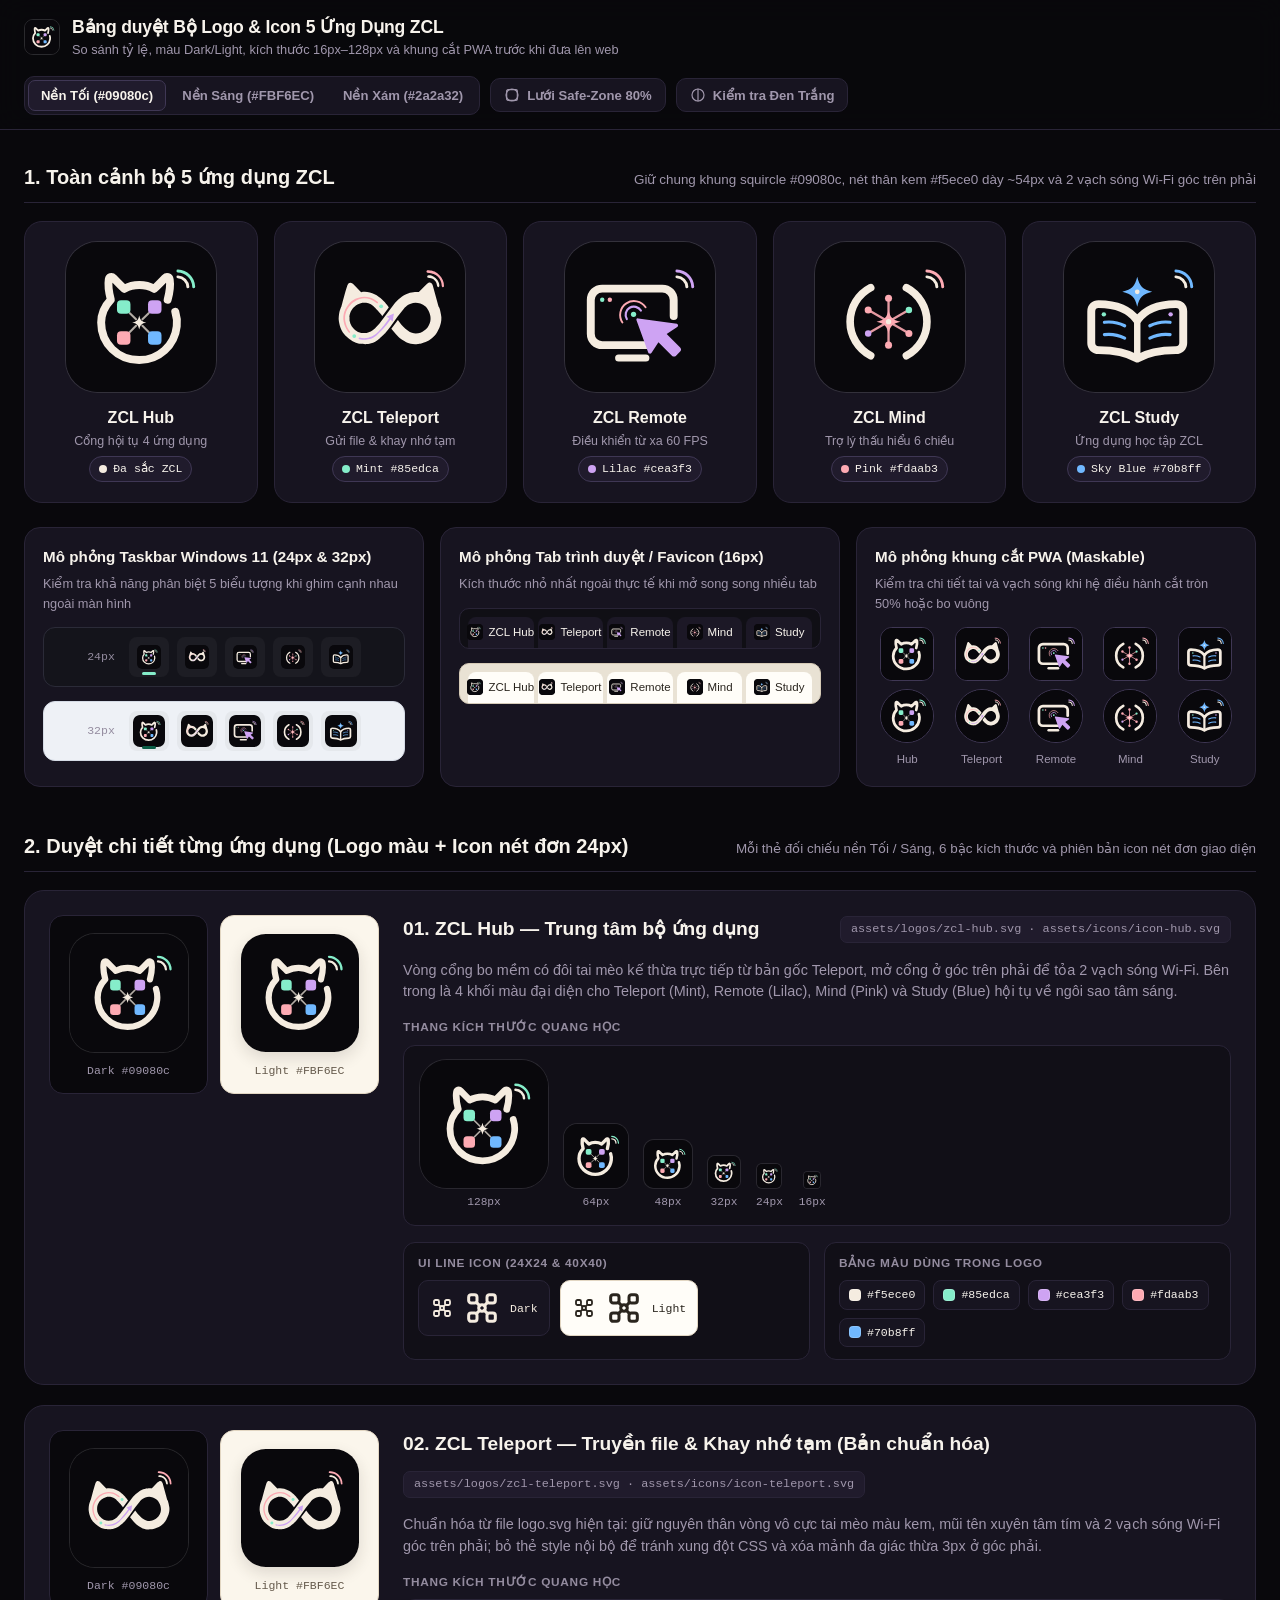
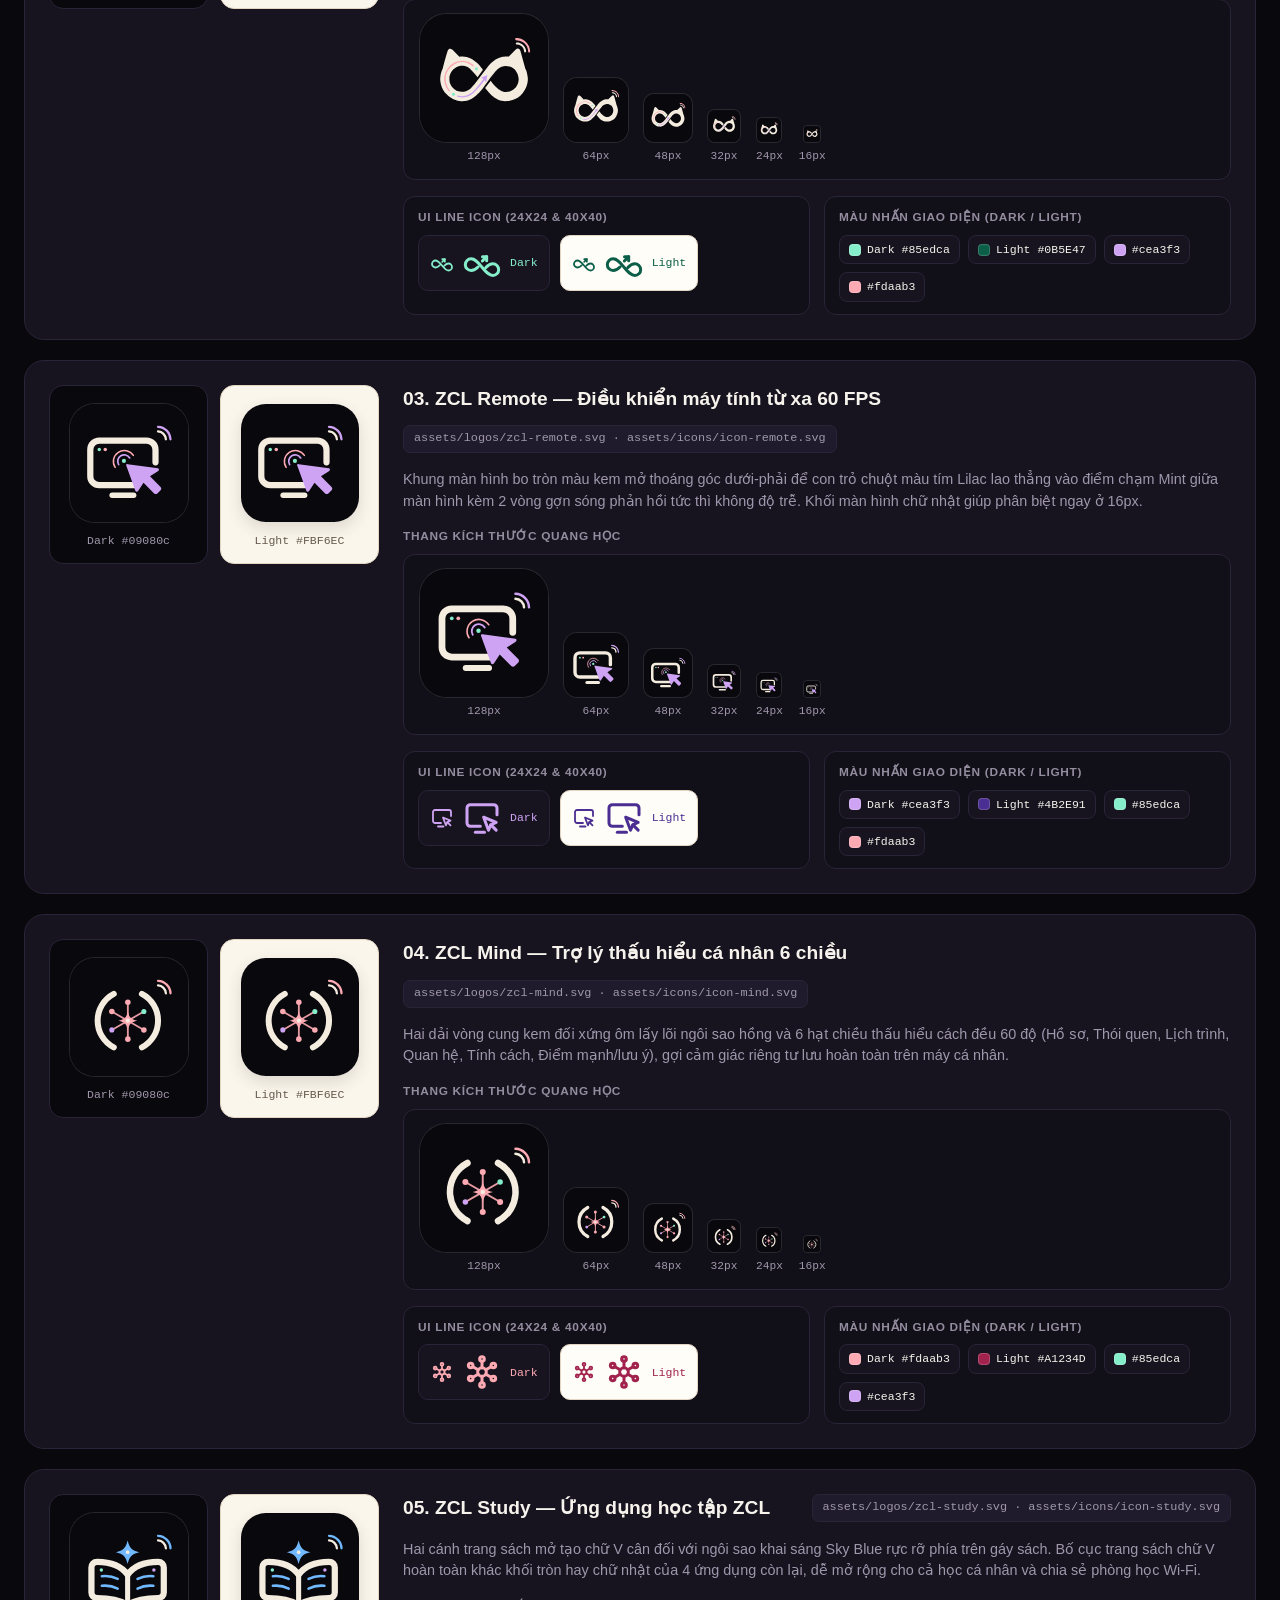
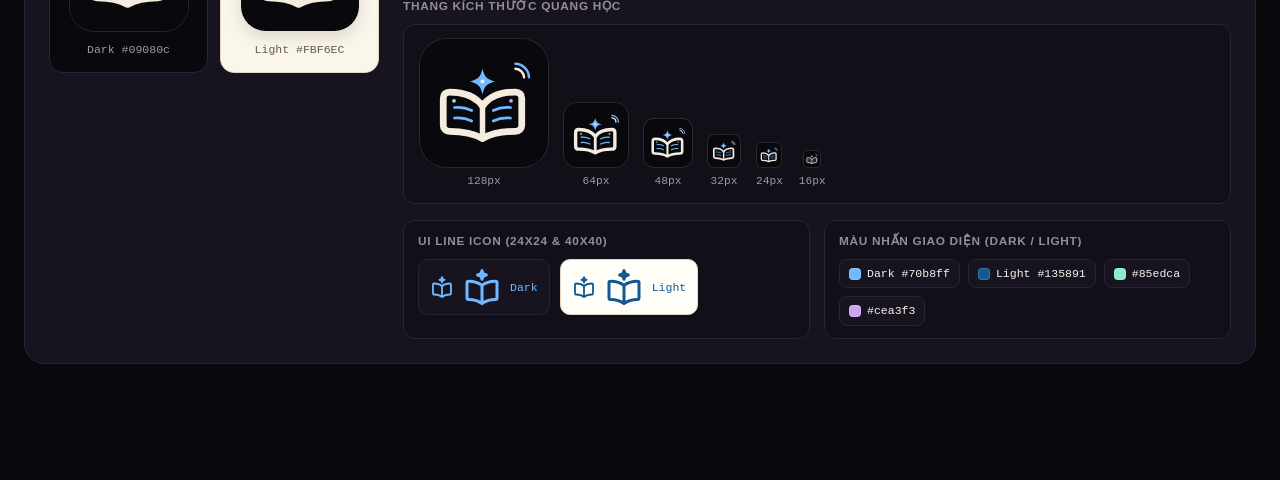
<file: tests/brand-kit-preview.html>
<!doctype html>
<html lang="vi" data-preview-bg="dark">
<head>
  <meta charset="utf-8">
  <meta name="viewport" content="width=device-width, initial-scale=1">
  <title>ZCL Hub — Bảng Duyệt Bộ Logo &amp; Icon 5 Ứng Dụng</title>
  <link rel="icon" href="../assets/logos/zcl-hub.svg" type="image/svg+xml">
  <style>
    :root {
      --page-bg: #09080c;
      --page-subtle: #110f17;
      --card-bg: #171420;
      --card-raised: #201b2c;
      --border: #292437;
      --border-bright: #3f3754;
      --text: #f7f3ec;
      --text-muted: #a097ac;
      --text-dim: #948c9f;
      --mint: #85edca;
      --lilac: #cea3f3;
      --pink: #fdaab3;
      --blue: #70b8ff;
      --cream: #f5ece0;
      --font-sans: "Segoe UI Variable Text", "Segoe UI", -apple-system, BlinkMacSystemFont, Roboto, sans-serif;
      --font-mono: "Cascadia Mono", Consolas, "SF Mono", monospace;
    }

    html[data-preview-bg="light"] {
      --page-bg: #FBF6EC;
      --page-subtle: #F3EBDC;
      --card-bg: #FFFDF8;
      --card-raised: #F3EBDC;
      --border: #E2D6C2;
      --border-bright: #8C7B62;
      --text: #2A251E;
      --text-muted: #665B4D;
      --text-dim: #6d6153;
    }

    html[data-preview-bg="neutral"] {
      --page-bg: #2a2a32;
      --page-subtle: #222229;
      --card-bg: #32323b;
      --card-raised: #3b3b46;
      --border: #484856;
      --border-bright: #67677a;
      --text: #f5f5f7;
      --text-muted: #c2c2cc;
      --text-dim: #a4a4b2;
    }

    * { box-sizing: border-box; margin: 0; padding: 0; }

    body {
      background: var(--page-bg);
      color: var(--text);
      font-family: var(--font-sans);
      line-height: 1.5;
      padding-bottom: 72px;
      transition: background-color 0.2s ease, color 0.2s ease;
    }

    .container {
      max-width: 1280px;
      margin: 0 auto;
      padding: 0 24px;
    }

    /* Sticky Toolbar */
    .toolbar {
      position: sticky;
      top: 0;
      z-index: 40;
      backdrop-filter: blur(14px);
      background: color-mix(in srgb, var(--page-bg) 88%, transparent);
      border-bottom: 1px solid var(--border);
      padding: 14px 0;
      margin-bottom: 32px;
    }

    .toolbar-inner {
      display: flex;
      align-items: center;
      justify-content: space-between;
      gap: 16px;
      flex-wrap: wrap;
    }

    .toolbar-brand {
      display: flex;
      align-items: center;
      gap: 12px;
    }

    .toolbar-brand img {
      width: 36px;
      height: 36px;
      border-radius: 9px;
      border: 1px solid rgba(255, 255, 255, 0.14);
    }

    .toolbar-title h1 {
      font-size: 1.1rem;
      font-weight: 700;
      letter-spacing: -0.01em;
    }

    .toolbar-title p {
      font-size: 0.8rem;
      color: var(--text-muted);
    }

    .toolbar-controls {
      display: flex;
      align-items: center;
      gap: 10px;
      flex-wrap: wrap;
    }

    .segmented {
      display: inline-flex;
      background: var(--card-bg);
      border: 1px solid var(--border);
      border-radius: 10px;
      padding: 3px;
      gap: 3px;
    }

    .seg-btn,
    .toggle-btn {
      display: inline-flex;
      align-items: center;
      gap: 7px;
      border: 1px solid transparent;
      background: transparent;
      color: var(--text-muted);
      font-family: inherit;
      font-size: 0.82rem;
      font-weight: 600;
      padding: 7px 12px;
      border-radius: 7px;
      cursor: pointer;
      transition: all 0.18s ease;
    }

    .seg-btn:hover,
    .toggle-btn:hover {
      color: var(--text);
      background: var(--card-raised);
    }

    .seg-btn.active {
      background: var(--card-raised);
      color: var(--text);
      border-color: var(--border-bright);
    }

    .toggle-btn {
      background: var(--card-bg);
      border: 1px solid var(--border);
      border-radius: 10px;
      padding: 8px 13px;
    }

    .toggle-btn.active {
      border-color: #85edca;
      color: #85edca;
      background: rgba(133, 237, 202, 0.12);
    }

    html[data-preview-bg="light"] .toggle-btn.active {
      border-color: #0B5E47;
      color: #0B5E47;
      background: rgba(11, 94, 71, 0.1);
    }

    /* Section Headings */
    .section {
      margin-bottom: 44px;
    }

    .section-head {
      display: flex;
      align-items: baseline;
      justify-content: space-between;
      gap: 12px;
      flex-wrap: wrap;
      margin-bottom: 18px;
      padding-bottom: 10px;
      border-bottom: 1px solid var(--border);
    }

    .section-head h2 {
      font-size: 1.25rem;
      font-weight: 700;
    }

    .section-head span {
      font-size: 0.84rem;
      color: var(--text-muted);
    }

    /* Logo Wrapper with Optional Silhouette & Safe-Zone Overlay */
    .logo-frame {
      position: relative;
      display: inline-flex;
      align-items: center;
      justify-content: center;
      flex-shrink: 0;
    }

    .logo-frame img {
      display: block;
      width: 100%;
      height: 100%;
    }

    body.silhouette-mode .logo-frame img,
    body.silhouette-mode .taskbar-icon img,
    body.silhouette-mode .favicon-img,
    body.silhouette-mode .mask-box img,
    body.silhouette-mode .scale-item img {
      filter: grayscale(1) contrast(1.08);
    }

    .safe-overlay {
      position: absolute;
      inset: 0;
      pointer-events: none;
      opacity: 0;
      transition: opacity 0.18s ease;
    }

    body.show-safezone .safe-overlay {
      opacity: 1;
    }

    .logo-hairline {
      border-radius: 21%;
      box-shadow: 0 0 0 1px rgba(255, 255, 255, 0.12);
    }

    html[data-preview-bg="light"] .logo-hairline {
      box-shadow: 0 6px 18px rgba(42, 37, 30, 0.12), 0 0 0 1px rgba(42, 37, 30, 0.08);
    }

    /* Overview 5-Up Hero Row */
    .lineup-grid {
      display: grid;
      grid-template-columns: repeat(5, minmax(0, 1fr));
      gap: 16px;
      margin-bottom: 24px;
    }

    @media (max-width: 980px) {
      .lineup-grid {
        grid-template-columns: repeat(auto-fit, minmax(175px, 1fr));
      }
    }

    .lineup-card {
      background: var(--card-bg);
      border: 1px solid var(--border);
      border-radius: 18px;
      padding: 20px 16px;
      display: flex;
      flex-direction: column;
      align-items: center;
      text-align: center;
      gap: 14px;
    }

    .lineup-logo {
      width: 150px;
      height: 150px;
    }

    .lineup-meta h3 {
      font-size: 1rem;
      font-weight: 700;
    }

    .lineup-role {
      font-size: 0.78rem;
      color: var(--text-muted);
      margin-top: 2px;
    }

    .accent-pill {
      display: inline-flex;
      align-items: center;
      gap: 6px;
      font-family: var(--font-mono);
      font-size: 0.72rem;
      padding: 3px 9px;
      border-radius: 999px;
      border: 1px solid var(--border-bright);
      background: var(--card-raised);
      margin-top: 6px;
    }

    .accent-dot {
      width: 8px;
      height: 8px;
      border-radius: 50%;
    }

    /* Simulation Grid: Taskbar, Browser Tabs, PWA Mask */
    .sim-grid {
      display: grid;
      grid-template-columns: repeat(auto-fit, minmax(340px, 1fr));
      gap: 16px;
    }

    .sim-card {
      background: var(--card-bg);
      border: 1px solid var(--border);
      border-radius: 16px;
      padding: 18px;
      display: flex;
      flex-direction: column;
      gap: 14px;
    }

    .sim-card h3 {
      font-size: 0.95rem;
      font-weight: 700;
    }

    .sim-sub {
      font-size: 0.8rem;
      color: var(--text-muted);
      margin-top: -8px;
    }

    /* Windows 11 Taskbar Mockup */
    .taskbar-bar {
      display: flex;
      align-items: center;
      justify-content: center;
      gap: 8px;
      padding: 9px 14px;
      border-radius: 12px;
    }

    .taskbar-bar.dark-tb {
      background: #14141b;
      border: 1px solid #2b2b38;
    }

    .taskbar-bar.light-tb {
      background: #eef1f6;
      border: 1px solid #d5dbe5;
    }

    .taskbar-label {
      font-size: 0.72rem;
      font-family: var(--font-mono);
      color: var(--text-dim);
      margin-right: 6px;
    }

    .taskbar-icon {
      display: flex;
      flex-direction: column;
      align-items: center;
      justify-content: center;
      width: 40px;
      height: 40px;
      border-radius: 8px;
      position: relative;
      background: rgba(255, 255, 255, 0.04);
    }

    .taskbar-bar.light-tb .taskbar-icon {
      background: rgba(0, 0, 0, 0.04);
    }

    .taskbar-icon.is-active::after {
      content: "";
      position: absolute;
      bottom: 2px;
      width: 14px;
      height: 3px;
      border-radius: 99px;
      background: #85edca;
    }

    .taskbar-bar.light-tb .taskbar-icon.is-active::after {
      background: #0B5E47;
    }

    .taskbar-icon.sz24 img { width: 24px; height: 24px; border-radius: 5px; }
    .taskbar-icon.sz32 img { width: 32px; height: 32px; border-radius: 7px; }

    /* Browser Tabs / Favicon 16px Mockup */
    .tabstrip {
      display: flex;
      gap: 4px;
      padding: 8px 8px 0;
      border-radius: 10px;
      overflow-x: auto;
    }

    .tabstrip.dark-tabstrip {
      background: #100f15;
      border: 1px solid #292437;
    }

    .tabstrip.light-tabstrip {
      background: #e9e2d4;
      border: 1px solid #d5cab6;
    }

    .browser-tab {
      display: inline-flex;
      align-items: center;
      gap: 5px;
      padding: 7px 8px;
      border-radius: 8px 8px 0 0;
      font-size: 0.72rem;
      font-weight: 500;
      white-space: nowrap;
      flex: 1 1 0;
      min-width: 0;
      justify-content: center;
    }

    .dark-tabstrip .browser-tab {
      background: #1c1826;
      color: #f7f3ec;
    }

    .light-tabstrip .browser-tab {
      background: #FFFDF8;
      color: #2A251E;
    }

    .favicon-img {
      width: 16px;
      height: 16px;
      border-radius: 3px;
      flex-shrink: 0;
    }

    /* Maskable Cutout Grid */
    .mask-row {
      display: grid;
      grid-template-columns: repeat(5, minmax(0, 1fr));
      gap: 10px;
    }

    .mask-col {
      display: flex;
      flex-direction: column;
      align-items: center;
      gap: 8px;
      font-size: 0.72rem;
      color: var(--text-muted);
    }

    .mask-box {
      width: 54px;
      height: 54px;
      overflow: hidden;
      background: #09080c;
      border: 1px solid var(--border-bright);
    }

    .mask-box.squircle { border-radius: 22%; }
    .mask-box.circle { border-radius: 50%; }
    .mask-box.rounded { border-radius: 10px; }

    .mask-box img {
      width: 100%;
      height: 100%;
      display: block;
    }

    /* Detailed Cards per Application */
    .detail-list {
      display: flex;
      flex-direction: column;
      gap: 20px;
    }

    .detail-card {
      background: var(--card-bg);
      border: 1px solid var(--border);
      border-radius: 20px;
      padding: 24px;
      display: grid;
      grid-template-columns: 330px 1fr;
      gap: 24px;
      align-items: start;
    }

    @media (max-width: 900px) {
      .detail-card {
        grid-template-columns: 1fr;
      }
    }

    .dual-stage {
      display: grid;
      grid-template-columns: 1fr 1fr;
      gap: 12px;
    }

    .stage-box {
      border-radius: 14px;
      padding: 18px 12px 14px;
      display: flex;
      flex-direction: column;
      align-items: center;
      gap: 10px;
      font-size: 0.72rem;
      font-family: var(--font-mono);
    }

    .stage-box.stage-dark {
      background: #09080c;
      color: #a097ac;
      border: 1px solid #292437;
    }

    .stage-box.stage-light {
      background: #FBF6EC;
      color: #665B4D;
      border: 1px solid #E2D6C2;
    }

    .stage-box .logo-frame {
      width: 118px;
      height: 118px;
    }

    .stage-box.stage-dark .logo-frame img {
      border-radius: 21%;
      box-shadow: 0 0 0 1px rgba(255, 255, 255, 0.12);
    }

    .stage-box.stage-light .logo-frame img {
      border-radius: 21%;
      box-shadow: 0 6px 16px rgba(42, 37, 30, 0.14);
    }

    .detail-info {
      display: flex;
      flex-direction: column;
      gap: 16px;
    }

    .detail-header {
      display: flex;
      align-items: center;
      justify-content: space-between;
      gap: 12px;
      flex-wrap: wrap;
    }

    .detail-header h3 {
      font-size: 1.2rem;
      font-weight: 700;
    }

    .detail-file-tag {
      font-family: var(--font-mono);
      font-size: 0.74rem;
      color: var(--text-muted);
      background: var(--card-raised);
      border: 1px solid var(--border);
      padding: 4px 10px;
      border-radius: 7px;
    }

    .detail-desc {
      font-size: 0.9rem;
      color: var(--text-muted);
    }

    /* Size Ladder */
    .sub-block-title {
      font-size: 0.74rem;
      text-transform: uppercase;
      letter-spacing: 0.06em;
      color: var(--text-dim);
      font-weight: 700;
      margin-bottom: 8px;
    }

    .scale-strip {
      display: flex;
      align-items: flex-end;
      gap: 16px;
      flex-wrap: wrap;
      background: var(--page-subtle);
      border: 1px solid var(--border);
      border-radius: 12px;
      padding: 14px 16px;
    }

    .scale-item {
      display: flex;
      flex-direction: column;
      align-items: center;
      gap: 6px;
      font-family: var(--font-mono);
      font-size: 0.7rem;
      color: var(--text-muted);
    }

    .scale-item img {
      display: block;
      border-radius: 21%;
      box-shadow: 0 0 0 1px rgba(255, 255, 255, 0.1);
    }

    /* Bottom Row: UI Line Icons + Swatches */
    .detail-bottom-row {
      display: grid;
      grid-template-columns: repeat(auto-fit, minmax(240px, 1fr));
      gap: 14px;
    }

    .line-icon-panel,
    .swatch-panel {
      background: var(--page-subtle);
      border: 1px solid var(--border);
      border-radius: 12px;
      padding: 12px 14px;
    }

    .line-icon-chips {
      display: flex;
      align-items: center;
      gap: 10px;
      flex-wrap: wrap;
    }

    .icon-chip {
      display: inline-flex;
      align-items: center;
      gap: 8px;
      padding: 7px 11px;
      border-radius: 10px;
      font-family: var(--font-mono);
      font-size: 0.72rem;
    }

    .icon-chip.dark-chip {
      background: #171420;
      border: 1px solid #292437;
    }

    .icon-chip.light-chip {
      background: #FFFDF8;
      border: 1px solid #E2D6C2;
    }

    .swatch-list {
      display: flex;
      flex-wrap: wrap;
      gap: 8px;
    }

    .swatch-pill {
      display: inline-flex;
      align-items: center;
      gap: 6px;
      padding: 5px 9px;
      border-radius: 8px;
      background: var(--card-bg);
      border: 1px solid var(--border);
      font-family: var(--font-mono);
      font-size: 0.72rem;
    }

    .swatch-box {
      width: 12px;
      height: 12px;
      border-radius: 4px;
      border: 1px solid rgba(255, 255, 255, 0.18);
    }
  </style>
</head>
<body>

  <header class="toolbar">
    <div class="container toolbar-inner">
      <div class="toolbar-brand">
        <img src="../assets/logos/zcl-hub.svg" alt="ZCL Hub Logo">
        <div class="toolbar-title">
          <h1>Bảng duyệt Bộ Logo &amp; Icon 5 Ứng Dụng ZCL</h1>
          <p>So sánh tỷ lệ, màu Dark/Light, kích thước 16px–128px và khung cắt PWA trước khi đưa lên web</p>
        </div>
      </div>

      <div class="toolbar-controls">
        <div class="segmented" role="group" aria-label="Chọn màu nền xem thử">
          <button type="button" class="seg-btn active" data-bg="dark">Nền Tối (#09080c)</button>
          <button type="button" class="seg-btn" data-bg="light">Nền Sáng (#FBF6EC)</button>
          <button type="button" class="seg-btn" data-bg="neutral">Nền Xám (#2a2a32)</button>
        </div>

        <button type="button" class="toggle-btn" id="btnSafeZone">
          <svg width="16" height="16" viewBox="0 0 24 24" fill="none" stroke="currentColor" stroke-width="1.8" stroke-linecap="round" stroke-linejoin="round"><circle cx="12" cy="12" r="9"/><rect x="4" y="4" width="16" height="16" rx="2"/></svg>
          <span>Lưới Safe-Zone 80%</span>
        </button>

        <button type="button" class="toggle-btn" id="btnSilhouette">
          <svg width="16" height="16" viewBox="0 0 24 24" fill="none" stroke="currentColor" stroke-width="1.8" stroke-linecap="round" stroke-linejoin="round"><circle cx="12" cy="12" r="9"/><path d="M12 3v18"/></svg>
          <span>Kiểm tra Đen Trắng</span>
        </button>
      </div>
    </div>
  </header>

  <main class="container">
    <!-- SECTION 1: TOAN CANH 5 LOGO -->
    <section class="section">
      <div class="section-head">
        <h2>1. Toàn cảnh bộ 5 ứng dụng ZCL</h2>
        <span>Giữ chung khung squircle #09080c, nét thân kem #f5ece0 dày ~54px và 2 vạch sóng Wi-Fi góc trên phải</span>
      </div>

      <div class="lineup-grid">
        <article class="lineup-card">
          <div class="logo-frame lineup-logo">
            <img class="logo-hairline" src="../assets/logos/zcl-hub.svg" alt="ZCL Hub">
            <svg class="safe-overlay" viewBox="0 0 1024 1024">
              <rect x="140" y="140" width="744" height="744" fill="none" stroke="#85edca" stroke-width="6" stroke-dasharray="16 12"/>
              <circle cx="512" cy="512" r="409.6" fill="none" stroke="#fdaab3" stroke-width="6" stroke-dasharray="16 12"/>
            </svg>
          </div>
          <div class="lineup-meta">
            <h3>ZCL Hub</h3>
            <p class="lineup-role">Cổng hội tụ 4 ứng dụng</p>
            <span class="accent-pill"><span class="accent-dot" style="background: #f5ece0;"></span>Đa sắc ZCL</span>
          </div>
        </article>

        <article class="lineup-card">
          <div class="logo-frame lineup-logo">
            <img class="logo-hairline" src="../assets/logos/zcl-teleport.svg" alt="ZCL Teleport">
            <svg class="safe-overlay" viewBox="0 0 1024 1024">
              <rect x="140" y="140" width="744" height="744" fill="none" stroke="#85edca" stroke-width="6" stroke-dasharray="16 12"/>
              <circle cx="512" cy="512" r="409.6" fill="none" stroke="#fdaab3" stroke-width="6" stroke-dasharray="16 12"/>
            </svg>
          </div>
          <div class="lineup-meta">
            <h3>ZCL Teleport</h3>
            <p class="lineup-role">Gửi file &amp; khay nhớ tạm</p>
            <span class="accent-pill"><span class="accent-dot" style="background: #85edca;"></span>Mint #85edca</span>
          </div>
        </article>

        <article class="lineup-card">
          <div class="logo-frame lineup-logo">
            <img class="logo-hairline" src="../assets/logos/zcl-remote.svg" alt="ZCL Remote">
            <svg class="safe-overlay" viewBox="0 0 1024 1024">
              <rect x="140" y="140" width="744" height="744" fill="none" stroke="#85edca" stroke-width="6" stroke-dasharray="16 12"/>
              <circle cx="512" cy="512" r="409.6" fill="none" stroke="#fdaab3" stroke-width="6" stroke-dasharray="16 12"/>
            </svg>
          </div>
          <div class="lineup-meta">
            <h3>ZCL Remote</h3>
            <p class="lineup-role">Điều khiển từ xa 60 FPS</p>
            <span class="accent-pill"><span class="accent-dot" style="background: #cea3f3;"></span>Lilac #cea3f3</span>
          </div>
        </article>

        <article class="lineup-card">
          <div class="logo-frame lineup-logo">
            <img class="logo-hairline" src="../assets/logos/zcl-mind.svg" alt="ZCL Mind">
            <svg class="safe-overlay" viewBox="0 0 1024 1024">
              <rect x="140" y="140" width="744" height="744" fill="none" stroke="#85edca" stroke-width="6" stroke-dasharray="16 12"/>
              <circle cx="512" cy="512" r="409.6" fill="none" stroke="#fdaab3" stroke-width="6" stroke-dasharray="16 12"/>
            </svg>
          </div>
          <div class="lineup-meta">
            <h3>ZCL Mind</h3>
            <p class="lineup-role">Trợ lý thấu hiểu 6 chiều</p>
            <span class="accent-pill"><span class="accent-dot" style="background: #fdaab3;"></span>Pink #fdaab3</span>
          </div>
        </article>

        <article class="lineup-card">
          <div class="logo-frame lineup-logo">
            <img class="logo-hairline" src="../assets/logos/zcl-study.svg" alt="ZCL Study">
            <svg class="safe-overlay" viewBox="0 0 1024 1024">
              <rect x="140" y="140" width="744" height="744" fill="none" stroke="#85edca" stroke-width="6" stroke-dasharray="16 12"/>
              <circle cx="512" cy="512" r="409.6" fill="none" stroke="#fdaab3" stroke-width="6" stroke-dasharray="16 12"/>
            </svg>
          </div>
          <div class="lineup-meta">
            <h3>ZCL Study</h3>
            <p class="lineup-role">Ứng dụng học tập ZCL</p>
            <span class="accent-pill"><span class="accent-dot" style="background: #70b8ff;"></span>Sky Blue #70b8ff</span>
          </div>
        </article>
      </div>

      <!-- Simulations: Taskbar, Favicon, Maskable -->
      <div class="sim-grid">
        <div class="sim-card">
          <h3>Mô phỏng Taskbar Windows 11 (24px &amp; 32px)</h3>
          <p class="sim-sub">Kiểm tra khả năng phân biệt 5 biểu tượng khi ghim cạnh nhau ngoài màn hình</p>

          <div class="taskbar-bar dark-tb">
            <span class="taskbar-label">24px</span>
            <span class="taskbar-icon sz24 is-active" title="ZCL Hub"><img src="../assets/logos/zcl-hub.svg" alt="Hub"></span>
            <span class="taskbar-icon sz24" title="ZCL Teleport"><img src="../assets/logos/zcl-teleport.svg" alt="Teleport"></span>
            <span class="taskbar-icon sz24" title="ZCL Remote"><img src="../assets/logos/zcl-remote.svg" alt="Remote"></span>
            <span class="taskbar-icon sz24" title="ZCL Mind"><img src="../assets/logos/zcl-mind.svg" alt="Mind"></span>
            <span class="taskbar-icon sz24" title="ZCL Study"><img src="../assets/logos/zcl-study.svg" alt="Study"></span>
          </div>

          <div class="taskbar-bar light-tb">
            <span class="taskbar-label">32px</span>
            <span class="taskbar-icon sz32 is-active" title="ZCL Hub"><img src="../assets/logos/zcl-hub.svg" alt="Hub"></span>
            <span class="taskbar-icon sz32" title="ZCL Teleport"><img src="../assets/logos/zcl-teleport.svg" alt="Teleport"></span>
            <span class="taskbar-icon sz32" title="ZCL Remote"><img src="../assets/logos/zcl-remote.svg" alt="Remote"></span>
            <span class="taskbar-icon sz32" title="ZCL Mind"><img src="../assets/logos/zcl-mind.svg" alt="Mind"></span>
            <span class="taskbar-icon sz32" title="ZCL Study"><img src="../assets/logos/zcl-study.svg" alt="Study"></span>
          </div>
        </div>

        <div class="sim-card">
          <h3>Mô phỏng Tab trình duyệt / Favicon (16px)</h3>
          <p class="sim-sub">Kích thước nhỏ nhất ngoài thực tế khi mở song song nhiều tab</p>

          <div class="tabstrip dark-tabstrip">
            <div class="browser-tab"><img class="favicon-img" src="../assets/logos/zcl-hub.svg" alt="">ZCL Hub</div>
            <div class="browser-tab"><img class="favicon-img" src="../assets/logos/zcl-teleport.svg" alt="">Teleport</div>
            <div class="browser-tab"><img class="favicon-img" src="../assets/logos/zcl-remote.svg" alt="">Remote</div>
            <div class="browser-tab"><img class="favicon-img" src="../assets/logos/zcl-mind.svg" alt="">Mind</div>
            <div class="browser-tab"><img class="favicon-img" src="../assets/logos/zcl-study.svg" alt="">Study</div>
          </div>

          <div class="tabstrip light-tabstrip">
            <div class="browser-tab"><img class="favicon-img" src="../assets/logos/zcl-hub.svg" alt="">ZCL Hub</div>
            <div class="browser-tab"><img class="favicon-img" src="../assets/logos/zcl-teleport.svg" alt="">Teleport</div>
            <div class="browser-tab"><img class="favicon-img" src="../assets/logos/zcl-remote.svg" alt="">Remote</div>
            <div class="browser-tab"><img class="favicon-img" src="../assets/logos/zcl-mind.svg" alt="">Mind</div>
            <div class="browser-tab"><img class="favicon-img" src="../assets/logos/zcl-study.svg" alt="">Study</div>
          </div>
        </div>

        <div class="sim-card">
          <h3>Mô phỏng khung cắt PWA (Maskable)</h3>
          <p class="sim-sub">Kiểm tra chi tiết tai và vạch sóng khi hệ điều hành cắt tròn 50% hoặc bo vuông</p>
          <div class="mask-row">
            <div class="mask-col">
              <div class="mask-box squircle"><img src="../assets/logos/zcl-hub.svg" alt="Hub squircle"></div>
              <div class="mask-box circle"><img src="../assets/logos/zcl-hub.svg" alt="Hub circle"></div>
              <span>Hub</span>
            </div>
            <div class="mask-col">
              <div class="mask-box squircle"><img src="../assets/logos/zcl-teleport.svg" alt="Teleport squircle"></div>
              <div class="mask-box circle"><img src="../assets/logos/zcl-teleport.svg" alt="Teleport circle"></div>
              <span>Teleport</span>
            </div>
            <div class="mask-col">
              <div class="mask-box squircle"><img src="../assets/logos/zcl-remote.svg" alt="Remote squircle"></div>
              <div class="mask-box circle"><img src="../assets/logos/zcl-remote.svg" alt="Remote circle"></div>
              <span>Remote</span>
            </div>
            <div class="mask-col">
              <div class="mask-box squircle"><img src="../assets/logos/zcl-mind.svg" alt="Mind squircle"></div>
              <div class="mask-box circle"><img src="../assets/logos/zcl-mind.svg" alt="Mind circle"></div>
              <span>Mind</span>
            </div>
            <div class="mask-col">
              <div class="mask-box squircle"><img src="../assets/logos/zcl-study.svg" alt="Study squircle"></div>
              <div class="mask-box circle"><img src="../assets/logos/zcl-study.svg" alt="Study circle"></div>
              <span>Study</span>
            </div>
          </div>
        </div>
      </div>
    </section>

    <!-- SECTION 2: CHI TIET TUNG UNG DUNG -->
    <section class="section">
      <div class="section-head">
        <h2>2. Duyệt chi tiết từng ứng dụng (Logo màu + Icon nét đơn 24px)</h2>
        <span>Mỗi thẻ đối chiếu nền Tối / Sáng, 6 bậc kích thước và phiên bản icon nét đơn giao diện</span>
      </div>

      <div class="detail-list">
        <!-- 1. ZCL HUB -->
        <article class="detail-card">
          <div class="dual-stage">
            <div class="stage-box stage-dark">
              <div class="logo-frame">
                <img src="../assets/logos/zcl-hub.svg" alt="ZCL Hub Dark">
                <svg class="safe-overlay" viewBox="0 0 1024 1024">
                  <rect x="140" y="140" width="744" height="744" fill="none" stroke="#85edca" stroke-width="8" stroke-dasharray="16 12"/>
                  <circle cx="512" cy="512" r="409.6" fill="none" stroke="#fdaab3" stroke-width="8" stroke-dasharray="16 12"/>
                </svg>
              </div>
              <span>Dark #09080c</span>
            </div>
            <div class="stage-box stage-light">
              <div class="logo-frame">
                <img src="../assets/logos/zcl-hub.svg" alt="ZCL Hub Light">
                <svg class="safe-overlay" viewBox="0 0 1024 1024">
                  <rect x="140" y="140" width="744" height="744" fill="none" stroke="#0B5E47" stroke-width="8" stroke-dasharray="16 12"/>
                  <circle cx="512" cy="512" r="409.6" fill="none" stroke="#A1234D" stroke-width="8" stroke-dasharray="16 12"/>
                </svg>
              </div>
              <span>Light #FBF6EC</span>
            </div>
          </div>

          <div class="detail-info">
            <div class="detail-header">
              <h3>01. ZCL Hub — Trung tâm bộ ứng dụng</h3>
              <span class="detail-file-tag">assets/logos/zcl-hub.svg · assets/icons/icon-hub.svg</span>
            </div>
            <p class="detail-desc">
              Vòng cổng bo mềm có đôi tai mèo kế thừa trực tiếp từ bản gốc Teleport, mở cổng ở góc trên phải để tỏa 2 vạch sóng Wi-Fi. Bên trong là 4 khối màu đại diện cho Teleport (Mint), Remote (Lilac), Mind (Pink) và Study (Blue) hội tụ về ngôi sao tâm sáng.
            </p>

            <div>
              <div class="sub-block-title">Thang kích thước quang học</div>
              <div class="scale-strip">
                <div class="scale-item"><img src="../assets/logos/zcl-hub.svg" width="128" height="128" alt=""><span>128px</span></div>
                <div class="scale-item"><img src="../assets/logos/zcl-hub.svg" width="64" height="64" alt=""><span>64px</span></div>
                <div class="scale-item"><img src="../assets/logos/zcl-hub.svg" width="48" height="48" alt=""><span>48px</span></div>
                <div class="scale-item"><img src="../assets/logos/zcl-hub.svg" width="32" height="32" alt=""><span>32px</span></div>
                <div class="scale-item"><img src="../assets/logos/zcl-hub.svg" width="24" height="24" alt=""><span>24px</span></div>
                <div class="scale-item"><img src="../assets/logos/zcl-hub.svg" width="16" height="16" alt=""><span>16px</span></div>
              </div>
            </div>

            <div class="detail-bottom-row">
              <div class="line-icon-panel">
                <div class="sub-block-title">UI Line Icon (24x24 &amp; 40x40)</div>
                <div class="line-icon-chips">
                  <div class="icon-chip dark-chip" style="color: #f5ece0;">
                    <svg width="24" height="24" viewBox="0 0 24 24" fill="none" stroke="currentColor" stroke-width="1.8" stroke-linecap="round" stroke-linejoin="round"><rect x="4" y="4" width="5" height="5" rx="1.5"/><rect x="15" y="4" width="5" height="5" rx="1.5"/><rect x="4" y="15" width="5" height="5" rx="1.5"/><rect x="15" y="15" width="5" height="5" rx="1.5"/><circle cx="12" cy="12" r="2"/><line x1="8.8" y1="8.8" x2="10.6" y2="10.6"/><line x1="15.2" y1="8.8" x2="13.4" y2="10.6"/><line x1="8.8" y1="15.2" x2="10.6" y2="13.4"/><line x1="15.2" y1="15.2" x2="13.4" y2="13.4"/></svg>
                    <svg width="40" height="40" viewBox="0 0 24 24" fill="none" stroke="currentColor" stroke-width="1.8" stroke-linecap="round" stroke-linejoin="round"><rect x="4" y="4" width="5" height="5" rx="1.5"/><rect x="15" y="4" width="5" height="5" rx="1.5"/><rect x="4" y="15" width="5" height="5" rx="1.5"/><rect x="15" y="15" width="5" height="5" rx="1.5"/><circle cx="12" cy="12" r="2"/><line x1="8.8" y1="8.8" x2="10.6" y2="10.6"/><line x1="15.2" y1="8.8" x2="13.4" y2="10.6"/><line x1="8.8" y1="15.2" x2="10.6" y2="13.4"/><line x1="15.2" y1="15.2" x2="13.4" y2="13.4"/></svg>
                    <span>Dark</span>
                  </div>
                  <div class="icon-chip light-chip" style="color: #2A251E;">
                    <svg width="24" height="24" viewBox="0 0 24 24" fill="none" stroke="currentColor" stroke-width="1.8" stroke-linecap="round" stroke-linejoin="round"><rect x="4" y="4" width="5" height="5" rx="1.5"/><rect x="15" y="4" width="5" height="5" rx="1.5"/><rect x="4" y="15" width="5" height="5" rx="1.5"/><rect x="15" y="15" width="5" height="5" rx="1.5"/><circle cx="12" cy="12" r="2"/><line x1="8.8" y1="8.8" x2="10.6" y2="10.6"/><line x1="15.2" y1="8.8" x2="13.4" y2="10.6"/><line x1="8.8" y1="15.2" x2="10.6" y2="13.4"/><line x1="15.2" y1="15.2" x2="13.4" y2="13.4"/></svg>
                    <svg width="40" height="40" viewBox="0 0 24 24" fill="none" stroke="currentColor" stroke-width="1.8" stroke-linecap="round" stroke-linejoin="round"><rect x="4" y="4" width="5" height="5" rx="1.5"/><rect x="15" y="4" width="5" height="5" rx="1.5"/><rect x="4" y="15" width="5" height="5" rx="1.5"/><rect x="15" y="15" width="5" height="5" rx="1.5"/><circle cx="12" cy="12" r="2"/><line x1="8.8" y1="8.8" x2="10.6" y2="10.6"/><line x1="15.2" y1="8.8" x2="13.4" y2="10.6"/><line x1="8.8" y1="15.2" x2="10.6" y2="13.4"/><line x1="15.2" y1="15.2" x2="13.4" y2="13.4"/></svg>
                    <span>Light</span>
                  </div>
                </div>
              </div>

              <div class="swatch-panel">
                <div class="sub-block-title">Bảng màu dùng trong logo</div>
                <div class="swatch-list">
                  <span class="swatch-pill"><span class="swatch-box" style="background: #f5ece0;"></span>#f5ece0</span>
                  <span class="swatch-pill"><span class="swatch-box" style="background: #85edca;"></span>#85edca</span>
                  <span class="swatch-pill"><span class="swatch-box" style="background: #cea3f3;"></span>#cea3f3</span>
                  <span class="swatch-pill"><span class="swatch-box" style="background: #fdaab3;"></span>#fdaab3</span>
                  <span class="swatch-pill"><span class="swatch-box" style="background: #70b8ff;"></span>#70b8ff</span>
                </div>
              </div>
            </div>
          </div>
        </article>

        <!-- 2. ZCL TELEPORT -->
        <article class="detail-card">
          <div class="dual-stage">
            <div class="stage-box stage-dark">
              <div class="logo-frame">
                <img src="../assets/logos/zcl-teleport.svg" alt="ZCL Teleport Dark">
                <svg class="safe-overlay" viewBox="0 0 1024 1024">
                  <rect x="140" y="140" width="744" height="744" fill="none" stroke="#85edca" stroke-width="8" stroke-dasharray="16 12"/>
                  <circle cx="512" cy="512" r="409.6" fill="none" stroke="#fdaab3" stroke-width="8" stroke-dasharray="16 12"/>
                </svg>
              </div>
              <span>Dark #09080c</span>
            </div>
            <div class="stage-box stage-light">
              <div class="logo-frame">
                <img src="../assets/logos/zcl-teleport.svg" alt="ZCL Teleport Light">
                <svg class="safe-overlay" viewBox="0 0 1024 1024">
                  <rect x="140" y="140" width="744" height="744" fill="none" stroke="#0B5E47" stroke-width="8" stroke-dasharray="16 12"/>
                  <circle cx="512" cy="512" r="409.6" fill="none" stroke="#A1234D" stroke-width="8" stroke-dasharray="16 12"/>
                </svg>
              </div>
              <span>Light #FBF6EC</span>
            </div>
          </div>

          <div class="detail-info">
            <div class="detail-header">
              <h3>02. ZCL Teleport — Truyền file &amp; Khay nhớ tạm (Bản chuẩn hóa)</h3>
              <span class="detail-file-tag">assets/logos/zcl-teleport.svg · assets/icons/icon-teleport.svg</span>
            </div>
            <p class="detail-desc">
              Chuẩn hóa từ file logo.svg hiện tại: giữ nguyên thân vòng vô cực tai mèo màu kem, mũi tên xuyên tâm tím và 2 vạch sóng Wi-Fi góc trên phải; bỏ thẻ style nội bộ để tránh xung đột CSS và xóa mảnh đa giác thừa 3px ở góc phải.
            </p>

            <div>
              <div class="sub-block-title">Thang kích thước quang học</div>
              <div class="scale-strip">
                <div class="scale-item"><img src="../assets/logos/zcl-teleport.svg" width="128" height="128" alt=""><span>128px</span></div>
                <div class="scale-item"><img src="../assets/logos/zcl-teleport.svg" width="64" height="64" alt=""><span>64px</span></div>
                <div class="scale-item"><img src="../assets/logos/zcl-teleport.svg" width="48" height="48" alt=""><span>48px</span></div>
                <div class="scale-item"><img src="../assets/logos/zcl-teleport.svg" width="32" height="32" alt=""><span>32px</span></div>
                <div class="scale-item"><img src="../assets/logos/zcl-teleport.svg" width="24" height="24" alt=""><span>24px</span></div>
                <div class="scale-item"><img src="../assets/logos/zcl-teleport.svg" width="16" height="16" alt=""><span>16px</span></div>
              </div>
            </div>

            <div class="detail-bottom-row">
              <div class="line-icon-panel">
                <div class="sub-block-title">UI Line Icon (24x24 &amp; 40x40)</div>
                <div class="line-icon-chips">
                  <div class="icon-chip dark-chip" style="color: #85edca;">
                    <svg width="24" height="24" viewBox="0 0 24 24" fill="none" stroke="currentColor" stroke-width="1.8" stroke-linecap="round" stroke-linejoin="round"><path d="M9.6 14.4C8.4 15.6 7.1 16.5 5.5 16.5a3.5 3.5 0 1 1 0-7c2.3 0 3.9 2 6.5 5s4.2 5 6.5 5a3.5 3.5 0 1 0 0-7c-1.6 0-2.9.9-4.1 2.1"/><path d="M12.2 10.8L14.8 8.2"/><path d="M12.3 8.2h2.5v2.5"/></svg>
                    <svg width="40" height="40" viewBox="0 0 24 24" fill="none" stroke="currentColor" stroke-width="1.8" stroke-linecap="round" stroke-linejoin="round"><path d="M9.6 14.4C8.4 15.6 7.1 16.5 5.5 16.5a3.5 3.5 0 1 1 0-7c2.3 0 3.9 2 6.5 5s4.2 5 6.5 5a3.5 3.5 0 1 0 0-7c-1.6 0-2.9.9-4.1 2.1"/><path d="M12.2 10.8L14.8 8.2"/><path d="M12.3 8.2h2.5v2.5"/></svg>
                    <span>Dark</span>
                  </div>
                  <div class="icon-chip light-chip" style="color: #0B5E47;">
                    <svg width="24" height="24" viewBox="0 0 24 24" fill="none" stroke="currentColor" stroke-width="1.8" stroke-linecap="round" stroke-linejoin="round"><path d="M9.6 14.4C8.4 15.6 7.1 16.5 5.5 16.5a3.5 3.5 0 1 1 0-7c2.3 0 3.9 2 6.5 5s4.2 5 6.5 5a3.5 3.5 0 1 0 0-7c-1.6 0-2.9.9-4.1 2.1"/><path d="M12.2 10.8L14.8 8.2"/><path d="M12.3 8.2h2.5v2.5"/></svg>
                    <svg width="40" height="40" viewBox="0 0 24 24" fill="none" stroke="currentColor" stroke-width="1.8" stroke-linecap="round" stroke-linejoin="round"><path d="M9.6 14.4C8.4 15.6 7.1 16.5 5.5 16.5a3.5 3.5 0 1 1 0-7c2.3 0 3.9 2 6.5 5s4.2 5 6.5 5a3.5 3.5 0 1 0 0-7c-1.6 0-2.9.9-4.1 2.1"/><path d="M12.2 10.8L14.8 8.2"/><path d="M12.3 8.2h2.5v2.5"/></svg>
                    <span>Light</span>
                  </div>
                </div>
              </div>

              <div class="swatch-panel">
                <div class="sub-block-title">Màu nhấn giao diện (Dark / Light)</div>
                <div class="swatch-list">
                  <span class="swatch-pill"><span class="swatch-box" style="background: #85edca;"></span>Dark #85edca</span>
                  <span class="swatch-pill"><span class="swatch-box" style="background: #0B5E47;"></span>Light #0B5E47</span>
                  <span class="swatch-pill"><span class="swatch-box" style="background: #cea3f3;"></span>#cea3f3</span>
                  <span class="swatch-pill"><span class="swatch-box" style="background: #fdaab3;"></span>#fdaab3</span>
                </div>
              </div>
            </div>
          </div>
        </article>

        <!-- 3. ZCL REMOTE -->
        <article class="detail-card">
          <div class="dual-stage">
            <div class="stage-box stage-dark">
              <div class="logo-frame">
                <img src="../assets/logos/zcl-remote.svg" alt="ZCL Remote Dark">
                <svg class="safe-overlay" viewBox="0 0 1024 1024">
                  <rect x="140" y="140" width="744" height="744" fill="none" stroke="#85edca" stroke-width="8" stroke-dasharray="16 12"/>
                  <circle cx="512" cy="512" r="409.6" fill="none" stroke="#fdaab3" stroke-width="8" stroke-dasharray="16 12"/>
                </svg>
              </div>
              <span>Dark #09080c</span>
            </div>
            <div class="stage-box stage-light">
              <div class="logo-frame">
                <img src="../assets/logos/zcl-remote.svg" alt="ZCL Remote Light">
                <svg class="safe-overlay" viewBox="0 0 1024 1024">
                  <rect x="140" y="140" width="744" height="744" fill="none" stroke="#0B5E47" stroke-width="8" stroke-dasharray="16 12"/>
                  <circle cx="512" cy="512" r="409.6" fill="none" stroke="#A1234D" stroke-width="8" stroke-dasharray="16 12"/>
                </svg>
              </div>
              <span>Light #FBF6EC</span>
            </div>
          </div>

          <div class="detail-info">
            <div class="detail-header">
              <h3>03. ZCL Remote — Điều khiển máy tính từ xa 60 FPS</h3>
              <span class="detail-file-tag">assets/logos/zcl-remote.svg · assets/icons/icon-remote.svg</span>
            </div>
            <p class="detail-desc">
              Khung màn hình bo tròn màu kem mở thoáng góc dưới-phải để con trỏ chuột màu tím Lilac lao thẳng vào điểm chạm Mint giữa màn hình kèm 2 vòng gợn sóng phản hồi tức thì không độ trễ. Khối màn hình chữ nhật giúp phân biệt ngay ở 16px.
            </p>

            <div>
              <div class="sub-block-title">Thang kích thước quang học</div>
              <div class="scale-strip">
                <div class="scale-item"><img src="../assets/logos/zcl-remote.svg" width="128" height="128" alt=""><span>128px</span></div>
                <div class="scale-item"><img src="../assets/logos/zcl-remote.svg" width="64" height="64" alt=""><span>64px</span></div>
                <div class="scale-item"><img src="../assets/logos/zcl-remote.svg" width="48" height="48" alt=""><span>48px</span></div>
                <div class="scale-item"><img src="../assets/logos/zcl-remote.svg" width="32" height="32" alt=""><span>32px</span></div>
                <div class="scale-item"><img src="../assets/logos/zcl-remote.svg" width="24" height="24" alt=""><span>24px</span></div>
                <div class="scale-item"><img src="../assets/logos/zcl-remote.svg" width="16" height="16" alt=""><span>16px</span></div>
              </div>
            </div>

            <div class="detail-bottom-row">
              <div class="line-icon-panel">
                <div class="sub-block-title">UI Line Icon (24x24 &amp; 40x40)</div>
                <div class="line-icon-chips">
                  <div class="icon-chip dark-chip" style="color: #cea3f3;">
                    <svg width="24" height="24" viewBox="0 0 24 24" fill="none" stroke="currentColor" stroke-width="1.8" stroke-linecap="round" stroke-linejoin="round"><path d="M11 17H5a2 2 0 0 1-2-2V6a2 2 0 0 1 2-2h14a2 2 0 0 1 2 2v4"/><line x1="8" y1="20.5" x2="13.5" y2="20.5"/><path d="M13 11.5l7.5 3.2-3.2 1.4-1.4 3.2L13 11.5z"/><line x1="17.3" y1="16.1" x2="20.5" y2="19.3"/></svg>
                    <svg width="40" height="40" viewBox="0 0 24 24" fill="none" stroke="currentColor" stroke-width="1.8" stroke-linecap="round" stroke-linejoin="round"><path d="M11 17H5a2 2 0 0 1-2-2V6a2 2 0 0 1 2-2h14a2 2 0 0 1 2 2v4"/><line x1="8" y1="20.5" x2="13.5" y2="20.5"/><path d="M13 11.5l7.5 3.2-3.2 1.4-1.4 3.2L13 11.5z"/><line x1="17.3" y1="16.1" x2="20.5" y2="19.3"/></svg>
                    <span>Dark</span>
                  </div>
                  <div class="icon-chip light-chip" style="color: #4B2E91;">
                    <svg width="24" height="24" viewBox="0 0 24 24" fill="none" stroke="currentColor" stroke-width="1.8" stroke-linecap="round" stroke-linejoin="round"><path d="M11 17H5a2 2 0 0 1-2-2V6a2 2 0 0 1 2-2h14a2 2 0 0 1 2 2v4"/><line x1="8" y1="20.5" x2="13.5" y2="20.5"/><path d="M13 11.5l7.5 3.2-3.2 1.4-1.4 3.2L13 11.5z"/><line x1="17.3" y1="16.1" x2="20.5" y2="19.3"/></svg>
                    <svg width="40" height="40" viewBox="0 0 24 24" fill="none" stroke="currentColor" stroke-width="1.8" stroke-linecap="round" stroke-linejoin="round"><path d="M11 17H5a2 2 0 0 1-2-2V6a2 2 0 0 1 2-2h14a2 2 0 0 1 2 2v4"/><line x1="8" y1="20.5" x2="13.5" y2="20.5"/><path d="M13 11.5l7.5 3.2-3.2 1.4-1.4 3.2L13 11.5z"/><line x1="17.3" y1="16.1" x2="20.5" y2="19.3"/></svg>
                    <span>Light</span>
                  </div>
                </div>
              </div>

              <div class="swatch-panel">
                <div class="sub-block-title">Màu nhấn giao diện (Dark / Light)</div>
                <div class="swatch-list">
                  <span class="swatch-pill"><span class="swatch-box" style="background: #cea3f3;"></span>Dark #cea3f3</span>
                  <span class="swatch-pill"><span class="swatch-box" style="background: #4B2E91;"></span>Light #4B2E91</span>
                  <span class="swatch-pill"><span class="swatch-box" style="background: #85edca;"></span>#85edca</span>
                  <span class="swatch-pill"><span class="swatch-box" style="background: #fdaab3;"></span>#fdaab3</span>
                </div>
              </div>
            </div>
          </div>
        </article>

        <!-- 4. ZCL MIND -->
        <article class="detail-card">
          <div class="dual-stage">
            <div class="stage-box stage-dark">
              <div class="logo-frame">
                <img src="../assets/logos/zcl-mind.svg" alt="ZCL Mind Dark">
                <svg class="safe-overlay" viewBox="0 0 1024 1024">
                  <rect x="140" y="140" width="744" height="744" fill="none" stroke="#85edca" stroke-width="8" stroke-dasharray="16 12"/>
                  <circle cx="512" cy="512" r="409.6" fill="none" stroke="#fdaab3" stroke-width="8" stroke-dasharray="16 12"/>
                </svg>
              </div>
              <span>Dark #09080c</span>
            </div>
            <div class="stage-box stage-light">
              <div class="logo-frame">
                <img src="../assets/logos/zcl-mind.svg" alt="ZCL Mind Light">
                <svg class="safe-overlay" viewBox="0 0 1024 1024">
                  <rect x="140" y="140" width="744" height="744" fill="none" stroke="#0B5E47" stroke-width="8" stroke-dasharray="16 12"/>
                  <circle cx="512" cy="512" r="409.6" fill="none" stroke="#A1234D" stroke-width="8" stroke-dasharray="16 12"/>
                </svg>
              </div>
              <span>Light #FBF6EC</span>
            </div>
          </div>

          <div class="detail-info">
            <div class="detail-header">
              <h3>04. ZCL Mind — Trợ lý thấu hiểu cá nhân 6 chiều</h3>
              <span class="detail-file-tag">assets/logos/zcl-mind.svg · assets/icons/icon-mind.svg</span>
            </div>
            <p class="detail-desc">
              Hai dải vòng cung kem đối xứng ôm lấy lõi ngôi sao hồng và 6 hạt chiều thấu hiểu cách đều 60 độ (Hồ sơ, Thói quen, Lịch trình, Quan hệ, Tính cách, Điểm mạnh/lưu ý), gợi cảm giác riêng tư lưu hoàn toàn trên máy cá nhân.
            </p>

            <div>
              <div class="sub-block-title">Thang kích thước quang học</div>
              <div class="scale-strip">
                <div class="scale-item"><img src="../assets/logos/zcl-mind.svg" width="128" height="128" alt=""><span>128px</span></div>
                <div class="scale-item"><img src="../assets/logos/zcl-mind.svg" width="64" height="64" alt=""><span>64px</span></div>
                <div class="scale-item"><img src="../assets/logos/zcl-mind.svg" width="48" height="48" alt=""><span>48px</span></div>
                <div class="scale-item"><img src="../assets/logos/zcl-mind.svg" width="32" height="32" alt=""><span>32px</span></div>
                <div class="scale-item"><img src="../assets/logos/zcl-mind.svg" width="24" height="24" alt=""><span>24px</span></div>
                <div class="scale-item"><img src="../assets/logos/zcl-mind.svg" width="16" height="16" alt=""><span>16px</span></div>
              </div>
            </div>

            <div class="detail-bottom-row">
              <div class="line-icon-panel">
                <div class="sub-block-title">UI Line Icon (24x24 &amp; 40x40)</div>
                <div class="line-icon-chips">
                  <div class="icon-chip dark-chip" style="color: #fdaab3;">
                    <svg width="24" height="24" viewBox="0 0 24 24" fill="none" stroke="currentColor" stroke-width="1.8" stroke-linecap="round" stroke-linejoin="round"><circle cx="12" cy="12" r="2.6"/><circle cx="12" cy="4.2" r="1.4"/><circle cx="18.8" cy="8.1" r="1.4"/><circle cx="18.8" cy="15.9" r="1.4"/><circle cx="12" cy="19.8" r="1.4"/><circle cx="5.2" cy="15.9" r="1.4"/><circle cx="5.2" cy="8.1" r="1.4"/><line x1="12" y1="5.6" x2="12" y2="9.4"/><line x1="17.5" y1="8.8" x2="14.3" y2="10.7"/><line x1="17.5" y1="15.2" x2="14.3" y2="13.3"/><line x1="12" y1="18.4" x2="12" y2="14.6"/><line x1="6.5" y1="15.2" x2="9.7" y2="13.3"/><line x1="6.5" y1="8.8" x2="9.7" y2="10.7"/></svg>
                    <svg width="40" height="40" viewBox="0 0 24 24" fill="none" stroke="currentColor" stroke-width="1.8" stroke-linecap="round" stroke-linejoin="round"><circle cx="12" cy="12" r="2.6"/><circle cx="12" cy="4.2" r="1.4"/><circle cx="18.8" cy="8.1" r="1.4"/><circle cx="18.8" cy="15.9" r="1.4"/><circle cx="12" cy="19.8" r="1.4"/><circle cx="5.2" cy="15.9" r="1.4"/><circle cx="5.2" cy="8.1" r="1.4"/><line x1="12" y1="5.6" x2="12" y2="9.4"/><line x1="17.5" y1="8.8" x2="14.3" y2="10.7"/><line x1="17.5" y1="15.2" x2="14.3" y2="13.3"/><line x1="12" y1="18.4" x2="12" y2="14.6"/><line x1="6.5" y1="15.2" x2="9.7" y2="13.3"/><line x1="6.5" y1="8.8" x2="9.7" y2="10.7"/></svg>
                    <span>Dark</span>
                  </div>
                  <div class="icon-chip light-chip" style="color: #A1234D;">
                    <svg width="24" height="24" viewBox="0 0 24 24" fill="none" stroke="currentColor" stroke-width="1.8" stroke-linecap="round" stroke-linejoin="round"><circle cx="12" cy="12" r="2.6"/><circle cx="12" cy="4.2" r="1.4"/><circle cx="18.8" cy="8.1" r="1.4"/><circle cx="18.8" cy="15.9" r="1.4"/><circle cx="12" cy="19.8" r="1.4"/><circle cx="5.2" cy="15.9" r="1.4"/><circle cx="5.2" cy="8.1" r="1.4"/><line x1="12" y1="5.6" x2="12" y2="9.4"/><line x1="17.5" y1="8.8" x2="14.3" y2="10.7"/><line x1="17.5" y1="15.2" x2="14.3" y2="13.3"/><line x1="12" y1="18.4" x2="12" y2="14.6"/><line x1="6.5" y1="15.2" x2="9.7" y2="13.3"/><line x1="6.5" y1="8.8" x2="9.7" y2="10.7"/></svg>
                    <svg width="40" height="40" viewBox="0 0 24 24" fill="none" stroke="currentColor" stroke-width="1.8" stroke-linecap="round" stroke-linejoin="round"><circle cx="12" cy="12" r="2.6"/><circle cx="12" cy="4.2" r="1.4"/><circle cx="18.8" cy="8.1" r="1.4"/><circle cx="18.8" cy="15.9" r="1.4"/><circle cx="12" cy="19.8" r="1.4"/><circle cx="5.2" cy="15.9" r="1.4"/><circle cx="5.2" cy="8.1" r="1.4"/><line x1="12" y1="5.6" x2="12" y2="9.4"/><line x1="17.5" y1="8.8" x2="14.3" y2="10.7"/><line x1="17.5" y1="15.2" x2="14.3" y2="13.3"/><line x1="12" y1="18.4" x2="12" y2="14.6"/><line x1="6.5" y1="15.2" x2="9.7" y2="13.3"/><line x1="6.5" y1="8.8" x2="9.7" y2="10.7"/></svg>
                    <span>Light</span>
                  </div>
                </div>
              </div>

              <div class="swatch-panel">
                <div class="sub-block-title">Màu nhấn giao diện (Dark / Light)</div>
                <div class="swatch-list">
                  <span class="swatch-pill"><span class="swatch-box" style="background: #fdaab3;"></span>Dark #fdaab3</span>
                  <span class="swatch-pill"><span class="swatch-box" style="background: #A1234D;"></span>Light #A1234D</span>
                  <span class="swatch-pill"><span class="swatch-box" style="background: #85edca;"></span>#85edca</span>
                  <span class="swatch-pill"><span class="swatch-box" style="background: #cea3f3;"></span>#cea3f3</span>
                </div>
              </div>
            </div>
          </div>
        </article>

        <!-- 5. ZCL STUDY -->
        <article class="detail-card">
          <div class="dual-stage">
            <div class="stage-box stage-dark">
              <div class="logo-frame">
                <img src="../assets/logos/zcl-study.svg" alt="ZCL Study Dark">
                <svg class="safe-overlay" viewBox="0 0 1024 1024">
                  <rect x="140" y="140" width="744" height="744" fill="none" stroke="#85edca" stroke-width="8" stroke-dasharray="16 12"/>
                  <circle cx="512" cy="512" r="409.6" fill="none" stroke="#fdaab3" stroke-width="8" stroke-dasharray="16 12"/>
                </svg>
              </div>
              <span>Dark #09080c</span>
            </div>
            <div class="stage-box stage-light">
              <div class="logo-frame">
                <img src="../assets/logos/zcl-study.svg" alt="ZCL Study Light">
                <svg class="safe-overlay" viewBox="0 0 1024 1024">
                  <rect x="140" y="140" width="744" height="744" fill="none" stroke="#0B5E47" stroke-width="8" stroke-dasharray="16 12"/>
                  <circle cx="512" cy="512" r="409.6" fill="none" stroke="#A1234D" stroke-width="8" stroke-dasharray="16 12"/>
                </svg>
              </div>
              <span>Light #FBF6EC</span>
            </div>
          </div>

          <div class="detail-info">
            <div class="detail-header">
              <h3>05. ZCL Study — Ứng dụng học tập ZCL</h3>
              <span class="detail-file-tag">assets/logos/zcl-study.svg · assets/icons/icon-study.svg</span>
            </div>
            <p class="detail-desc">
              Hai cánh trang sách mở tạo chữ V cân đối với ngôi sao khai sáng Sky Blue rực rỡ phía trên gáy sách. Bố cục trang sách chữ V hoàn toàn khác khối tròn hay chữ nhật của 4 ứng dụng còn lại, dễ mở rộng cho cả học cá nhân và chia sẻ phòng học Wi-Fi.
            </p>

            <div>
              <div class="sub-block-title">Thang kích thước quang học</div>
              <div class="scale-strip">
                <div class="scale-item"><img src="../assets/logos/zcl-study.svg" width="128" height="128" alt=""><span>128px</span></div>
                <div class="scale-item"><img src="../assets/logos/zcl-study.svg" width="64" height="64" alt=""><span>64px</span></div>
                <div class="scale-item"><img src="../assets/logos/zcl-study.svg" width="48" height="48" alt=""><span>48px</span></div>
                <div class="scale-item"><img src="../assets/logos/zcl-study.svg" width="32" height="32" alt=""><span>32px</span></div>
                <div class="scale-item"><img src="../assets/logos/zcl-study.svg" width="24" height="24" alt=""><span>24px</span></div>
                <div class="scale-item"><img src="../assets/logos/zcl-study.svg" width="16" height="16" alt=""><span>16px</span></div>
              </div>
            </div>

            <div class="detail-bottom-row">
              <div class="line-icon-panel">
                <div class="sub-block-title">UI Line Icon (24x24 &amp; 40x40)</div>
                <div class="line-icon-chips">
                  <div class="icon-chip dark-chip" style="color: #70b8ff;">
                    <svg width="24" height="24" viewBox="0 0 24 24" fill="none" stroke="currentColor" stroke-width="1.8" stroke-linecap="round" stroke-linejoin="round"><path d="M12 11c-2.1-1.8-5-2.5-8-2.5a1 1 0 0 0-1 1v9a1 1 0 0 0 1 1c3 0 5.9.7 8 2.5 2.1-1.8 5-2.5 8-2.5a1 1 0 0 0 1-1v-9a1 1 0 0 0-1-1c-3 0-5.9.7-8 2.5z"/><line x1="12" y1="11" x2="12" y2="21"/><path d="M12 2.2l.7 1.9 1.9.7-1.9.7-.7 1.9-.7-1.9-1.9-.7 1.9-.7z"/></svg>
                    <svg width="40" height="40" viewBox="0 0 24 24" fill="none" stroke="currentColor" stroke-width="1.8" stroke-linecap="round" stroke-linejoin="round"><path d="M12 11c-2.1-1.8-5-2.5-8-2.5a1 1 0 0 0-1 1v9a1 1 0 0 0 1 1c3 0 5.9.7 8 2.5 2.1-1.8 5-2.5 8-2.5a1 1 0 0 0 1-1v-9a1 1 0 0 0-1-1c-3 0-5.9.7-8 2.5z"/><line x1="12" y1="11" x2="12" y2="21"/><path d="M12 2.2l.7 1.9 1.9.7-1.9.7-.7 1.9-.7-1.9-1.9-.7 1.9-.7z"/></svg>
                    <span>Dark</span>
                  </div>
                  <div class="icon-chip light-chip" style="color: #135891;">
                    <svg width="24" height="24" viewBox="0 0 24 24" fill="none" stroke="currentColor" stroke-width="1.8" stroke-linecap="round" stroke-linejoin="round"><path d="M12 11c-2.1-1.8-5-2.5-8-2.5a1 1 0 0 0-1 1v9a1 1 0 0 0 1 1c3 0 5.9.7 8 2.5 2.1-1.8 5-2.5 8-2.5a1 1 0 0 0 1-1v-9a1 1 0 0 0-1-1c-3 0-5.9.7-8 2.5z"/><line x1="12" y1="11" x2="12" y2="21"/><path d="M12 2.2l.7 1.9 1.9.7-1.9.7-.7 1.9-.7-1.9-1.9-.7 1.9-.7z"/></svg>
                    <svg width="40" height="40" viewBox="0 0 24 24" fill="none" stroke="currentColor" stroke-width="1.8" stroke-linecap="round" stroke-linejoin="round"><path d="M12 11c-2.1-1.8-5-2.5-8-2.5a1 1 0 0 0-1 1v9a1 1 0 0 0 1 1c3 0 5.9.7 8 2.5 2.1-1.8 5-2.5 8-2.5a1 1 0 0 0 1-1v-9a1 1 0 0 0-1-1c-3 0-5.9.7-8 2.5z"/><line x1="12" y1="11" x2="12" y2="21"/><path d="M12 2.2l.7 1.9 1.9.7-1.9.7-.7 1.9-.7-1.9-1.9-.7 1.9-.7z"/></svg>
                    <span>Light</span>
                  </div>
                </div>
              </div>

              <div class="swatch-panel">
                <div class="sub-block-title">Màu nhấn giao diện (Dark / Light)</div>
                <div class="swatch-list">
                  <span class="swatch-pill"><span class="swatch-box" style="background: #70b8ff;"></span>Dark #70b8ff</span>
                  <span class="swatch-pill"><span class="swatch-box" style="background: #135891;"></span>Light #135891</span>
                  <span class="swatch-pill"><span class="swatch-box" style="background: #85edca;"></span>#85edca</span>
                  <span class="swatch-pill"><span class="swatch-box" style="background: #cea3f3;"></span>#cea3f3</span>
                </div>
              </div>
            </div>
          </div>
        </article>
      </div>
    </section>
  </main>

  <script>
    (function () {
      const root = document.documentElement;
      const bgBtns = document.querySelectorAll('.seg-btn[data-bg]');
      const btnSafe = document.getElementById('btnSafeZone');
      const btnSil = document.getElementById('btnSilhouette');

      function setPreviewBg(bg) {
        if (!bg || !['dark', 'light', 'neutral'].includes(bg)) return;
        root.setAttribute('data-preview-bg', bg);
        bgBtns.forEach(function (b) { b.classList.toggle('active', b.getAttribute('data-bg') === bg); });
      }

      bgBtns.forEach(function (btn) {
        btn.addEventListener('click', function () {
          setPreviewBg(btn.getAttribute('data-bg'));
        });
      });

      btnSafe.addEventListener('click', function () {
        const active = document.body.classList.toggle('show-safezone');
        btnSafe.classList.toggle('active', active);
      });

      btnSil.addEventListener('click', function () {
        const active = document.body.classList.toggle('silhouette-mode');
        btnSil.classList.toggle('active', active);
      });

      const params = new URLSearchParams(window.location.search);
      if (params.has('bg')) setPreviewBg(params.get('bg'));
      if (params.get('safe') === '1') {
        document.body.classList.add('show-safezone');
        btnSafe.classList.add('active');
      }
      if (params.get('silhouette') === '1') {
        document.body.classList.add('silhouette-mode');
        btnSil.classList.add('active');
      }
    })();
  </script>
</body>
</html>
</file>
<file: src/styles.css>
/* ZCL Hub — Complete Modern Tech Design System */
:root,
[data-theme="dark"] {
  --bg: #09080c;
  --bg-subtle: #110f17;
  --surface: #171420;
  --surface-raised: #201b2c;
  --surface-overlay: rgba(23, 20, 32, 0.88);
  --header-bg: rgba(9, 8, 12, 0.85);
  --border: #292437;
  --border-bright: #3f3754;
  --border-glow: rgba(133, 237, 202, 0.2);
  --text: #f7f3ec;
  --text-muted: #a097ac;
  --text-dim: #948c9f;

  /* ZCL Brand Accent Colors */
  --mint: #85edca;
  --mint-dark: #0d382b;
  --mint-glow: rgba(133, 237, 202, 0.25);
  --mint-gradient: linear-gradient(135deg, #85edca 0%, #3ecf9a 100%);
  --btn-primary-text: #052016;

  --lilac: #cea3f3;
  --lilac-dark: #371b52;
  --lilac-glow: rgba(206, 163, 243, 0.25);
  --lilac-gradient: linear-gradient(135deg, #cea3f3 0%, #a862ea 100%);
  --btn-lilac-text: #1a082d;

  --pink: #fdaab3;
  --pink-dark: #4d1822;
  --pink-glow: rgba(253, 170, 179, 0.25);

  --blue: #70b8ff;
  --blue-dark: #122842;

  --radius-xs: 6px;
  --radius-sm: 10px;
  --radius-md: 16px;
  --radius-lg: 22px;
  --radius-xl: 30px;
  --max-width: 1220px;

  --sans: "Segoe UI Variable Text", "Segoe UI", -apple-system, BlinkMacSystemFont, "Inter", Roboto, sans-serif;
  --display: "Segoe UI Variable Display", "Segoe UI", -apple-system, BlinkMacSystemFont, "Inter", sans-serif;
  --mono: "Cascadia Mono", "Cascadia Code", Consolas, "SF Mono", monospace;
  --transition: all 0.22s cubic-bezier(0.16, 1, 0.3, 1);
}

/* Light Mode Theme — Official ZCL App Palette (Warm Cream Pastel & Mint/Violet) */
[data-theme="light"] {
  --bg: #FBF6EC;
  --bg-subtle: #F3EBDC;
  --surface: #FFFDF8;
  --surface-raised: #F3EBDC;
  --surface-overlay: rgba(255, 253, 248, 0.94);
  --header-bg: rgba(251, 246, 236, 0.92);
  --border: #E2D6C2;
  --border-bright: #8C7B62;
  --border-glow: rgba(30, 127, 97, 0.22);
  --text: #2A251E;
  --text-muted: #665B4D;
  --text-dim: #6d6153;

  /* ZCL Brand Accent Colors - Exactly matching ZCL Remote & Teleport (theme.py) */
  --mint: #0B5E47;
  --mint-light: #BFEBD9;
  --mint-dark: #D9F2E6;
  --mint-subtle: #D9F2E6;
  --mint-glow: rgba(30, 127, 97, 0.2);
  --mint-gradient: linear-gradient(135deg, #1E7F61 0%, #0B5E47 100%);
  --btn-primary-text: #FFFFFF;

  --lilac: #4B2E91;
  --lilac-light: #DCD3F5;
  --lilac-dark: #EAE4F9;
  --lilac-subtle: #EAE4F9;
  --lilac-glow: rgba(106, 75, 196, 0.2);
  --lilac-gradient: linear-gradient(135deg, #6A4BC4 0%, #4B2E91 100%);
  --btn-lilac-text: #FFFFFF;

  --pink: #A1234D;
  --pink-light: #F6CFD8;
  --pink-dark: #FAE1E7;
  --pink-subtle: #FAE1E7;

  --blue: #135891;
  --blue-light: #C7DFF7;
  --blue-dark: #DDEBF9;
  --blue-subtle: #DDEBF9;

  --yellow: #875500;
  --yellow-light: #F6DFB0;
  --yellow-dark: #FAEBCB;
  --yellow-subtle: #FAEBCB;

  --footer-bg: #EFE7D8;

  color-scheme: light;
}

*, *::before, *::after {
  box-sizing: border-box;
  margin: 0;
  padding: 0;
}

html {
  scroll-behavior: smooth;
  color-scheme: dark;
  overflow-x: clip;
  max-width: 100vw;
}

@media (prefers-reduced-motion: reduce) {
  html { scroll-behavior: auto; }
  *, *::before, *::after {
    animation: none !important;
    transition: none !important;
  }
}

body {
  background-color: var(--bg);
  color: var(--text);
  font-family: var(--sans);
  font-size: 16px;
  line-height: 1.65;
  -webkit-font-smoothing: antialiased;
  overflow-x: clip;
  max-width: 100vw;
  position: relative;
}

/* Accessibility Screen Reader Only Utility */
.sr-only {
  position: absolute !important;
  width: 1px !important;
  height: 1px !important;
  padding: 0 !important;
  margin: -1px !important;
  overflow: hidden !important;
  clip: rect(0, 0, 0, 0) !important;
  white-space: nowrap !important;
  border: 0 !important;
}

/* ================================================= */
/* MULTI-LAYER MODERN TECH BACKGROUND SYSTEM         */
/* ================================================= */
.site-bg-effects {
  position: fixed;
  top: 0;
  left: 0;
  width: 100vw;
  height: 100vh;
  pointer-events: none;
  z-index: 0;
  overflow: hidden;
}

/* Layer 1: Cyber LAN Tech Grid with Dot Matrix */
.bg-grid-pattern {
  position: absolute;
  top: 0;
  left: 0;
  width: 100%;
  height: 100%;
  background-image: 
    linear-gradient(to right, rgba(255, 255, 255, 0.035) 1px, transparent 1px),
    linear-gradient(to bottom, rgba(255, 255, 255, 0.035) 1px, transparent 1px),
    radial-gradient(circle at 1px 1px, rgba(133, 237, 202, 0.15) 1.5px, transparent 0);
  background-size: 54px 54px, 54px 54px, 54px 54px;
  background-position: center top;
  mask-image: radial-gradient(ellipse 90% 70% at 50% 30%, black 25%, transparent 88%);
  -webkit-mask-image: radial-gradient(ellipse 90% 70% at 50% 30%, black 25%, transparent 88%);
  opacity: 0.85;
}

[data-theme="light"] .bg-grid-pattern {
  background-image: 
    linear-gradient(to right, rgba(42, 37, 30, 0.045) 1px, transparent 1px),
    linear-gradient(to bottom, rgba(42, 37, 30, 0.045) 1px, transparent 1px),
    radial-gradient(circle at 1px 1px, rgba(11, 94, 71, 0.12) 1.5px, transparent 0);
  opacity: 0.75;
}

/* Layer 2: Breathing Aurora Fluid Glow Orbs */
.ambient-glow {
  position: absolute;
  top: 0;
  left: 0;
  width: 100%;
  height: 100%;
  overflow: hidden;
}

.glow-orb {
  position: absolute;
  border-radius: 50%;
  filter: blur(105px);
  will-change: transform, opacity;
  pointer-events: none;
}

.glow-1 {
  top: -15vw;
  right: -10vw;
  width: 58vw;
  height: 58vw;
  background: radial-gradient(circle, rgba(133, 237, 202, 0.16) 0%, rgba(133, 237, 202, 0.04) 45%, transparent 70%);
  animation: auroraFloat1 20s cubic-bezier(0.4, 0, 0.2, 1) infinite alternate;
}

.glow-2 {
  top: 25vh;
  left: -18vw;
  width: 55vw;
  height: 55vw;
  background: radial-gradient(circle, rgba(206, 163, 243, 0.14) 0%, rgba(206, 163, 243, 0.03) 45%, transparent 70%);
  animation: auroraFloat2 24s cubic-bezier(0.4, 0, 0.2, 1) infinite alternate;
  animation-delay: -6s;
}

.glow-3 {
  bottom: -15vw;
  right: 10vw;
  width: 50vw;
  height: 50vw;
  background: radial-gradient(circle, rgba(112, 184, 255, 0.12) 0%, rgba(112, 184, 255, 0.02) 45%, transparent 70%);
  animation: auroraFloat3 22s cubic-bezier(0.4, 0, 0.2, 1) infinite alternate;
  animation-delay: -11s;
}

.glow-4 {
  top: 60vh;
  right: -14vw;
  width: 44vw;
  height: 44vw;
  background: radial-gradient(circle, rgba(253, 170, 179, 0.09) 0%, transparent 65%);
  animation: auroraFloat1 26s cubic-bezier(0.4, 0, 0.2, 1) infinite alternate;
  animation-delay: -16s;
}

[data-theme="light"] .glow-1 {
  background: radial-gradient(circle, rgba(191, 235, 217, 0.45) 0%, transparent 65%);
}

[data-theme="light"] .glow-2 {
  background: radial-gradient(circle, rgba(220, 211, 245, 0.45) 0%, transparent 65%);
}

[data-theme="light"] .glow-3 {
  background: radial-gradient(circle, rgba(199, 223, 247, 0.35) 0%, transparent 65%);
}

[data-theme="light"] .glow-4 {
  background: radial-gradient(circle, rgba(253, 170, 179, 0.25) 0%, transparent 65%);
}

@keyframes auroraFloat1 {
  0% { transform: translate(0, 0) scale(1); }
  50% { transform: translate(5vw, 4vh) scale(1.08); }
  100% { transform: translate(-4vw, 7vh) scale(0.95); }
}

@keyframes auroraFloat2 {
  0% { transform: translate(0, 0) scale(0.95); }
  50% { transform: translate(7vw, -4vh) scale(1.1); }
  100% { transform: translate(3vw, 5vh) scale(1.02); }
}

@keyframes auroraFloat3 {
  0% { transform: translate(0, 0) scale(1.05); }
  50% { transform: translate(-6vw, -3vh) scale(0.94); }
  100% { transform: translate(4vw, 3vh) scale(1.06); }
}

/* Layer 3: Interactive Cursor Spotlight Glow */
.bg-mouse-spotlight {
  position: absolute;
  width: 650px;
  height: 650px;
  border-radius: 50%;
  pointer-events: none;
  background: radial-gradient(circle, rgba(133, 237, 202, 0.08) 0%, rgba(206, 163, 243, 0.03) 40%, transparent 70%);
  transform: translate(-50%, -50%);
  opacity: 0;
  transition: opacity 0.4s ease;
  will-change: left, top, opacity;
  z-index: 1;
}

[data-theme="light"] .bg-mouse-spotlight {
  background: radial-gradient(circle, rgba(11, 94, 71, 0.07) 0%, rgba(75, 46, 145, 0.03) 40%, transparent 70%);
}

/* Layer 4: Interactive LAN Mesh Nodes Particle Canvas */
.bg-particles-canvas {
  position: absolute;
  top: 0;
  left: 0;
  width: 100%;
  height: 100%;
  z-index: 2;
  pointer-events: none;
  opacity: 0.85;
}

[data-theme="light"] .bg-particles-canvas {
  opacity: 0.65;
}

@media (prefers-reduced-motion: reduce) {
  .glow-1, .glow-2, .glow-3, .glow-4 {
    animation: none !important;
  }
}

.container {
  max-width: var(--max-width);
  width: 100%;
  margin: 0 auto;
  padding: 0 clamp(14px, 3.5vw, 32px);
  position: relative;
  z-index: 1;
}

/* Typography */
h1, h2, h3, h4, h5 {
  font-family: var(--display);
  font-weight: 700;
  line-height: 1.15;
  letter-spacing: -0.03em;
  color: var(--text);
}

a {
  color: inherit;
  text-decoration: none;
}

code, kbd, .mono {
  font-family: var(--mono);
}

/* Focus Ring */
:focus-visible {
  outline: 2px solid var(--mint);
  outline-offset: 3px;
  border-radius: 6px;
}

/* ================================================= */
/* HEADER & NAVIGATION (UNIFIED MODERN HUB BAR)      */
/* ================================================= */
header.site-header {
  position: sticky;
  top: 0;
  z-index: 1000;
  background: var(--header-bg);
  backdrop-filter: blur(20px);
  -webkit-backdrop-filter: blur(20px);
  border-bottom: 1px solid var(--border);
  transition: var(--transition);
  padding: 0;
}

.nav-wrap {
  display: flex;
  align-items: center;
  justify-content: space-between;
  gap: 16px;
  height: 68px;
}

.site-header .nav-wrap {
  max-width: 1380px;
}

.nav-brand-wrap {
  display: flex;
  align-items: center;
  flex-shrink: 0;
}

.brand {
  display: inline-flex;
  align-items: center;
  gap: 9px;
  padding: 6px 12px 6px 8px;
  border-radius: 999px;
  font-weight: 700;
  font-size: 1.12rem;
  letter-spacing: -0.02em;
  color: var(--text);
  text-decoration: none;
  background: transparent;
  border: 1px solid transparent;
  transition: all 0.22s cubic-bezier(0.16, 1, 0.3, 1);
  cursor: pointer;
  user-select: none;
}

.brand:hover {
  background: rgba(255, 255, 255, 0.05);
  border-color: rgba(255, 255, 255, 0.08);
  transform: translateY(-1px);
}

.brand.active {
  background: rgba(133, 237, 202, 0.08);
  border-color: rgba(133, 237, 202, 0.28);
}

.brand.active .brand-name {
  color: var(--mint);
}

.brand.active {
  background: rgba(133, 237, 202, 0.08);
  border-color: rgba(133, 237, 202, 0.28);
  box-shadow: 0 0 16px rgba(133, 237, 202, 0.16);
}

.brand.active .brand-name {
  color: var(--mint);
}

.brand.active .brand-logo {
  filter: none;
}

[data-theme="light"] .brand {
  background: #F8F3EA;
  border-color: #E2D6C2;
}

[data-theme="light"] .brand:hover {
  background: #F3EBDC;
  border-color: #8C7B62;
}

[data-theme="light"] .brand.active {
  background: #E7F7F1;
  border-color: rgba(30, 127, 97, 0.35);
  box-shadow: 0 2px 10px rgba(30, 127, 97, 0.15);
}

[data-theme="light"] .brand.active .brand-name {
  color: #0B5E47;
}

[data-theme="light"] .brand.active .brand-logo {
  filter: none;
}

.brand-logo {
  width: 32px;
  height: 32px;
  border-radius: 8px;
  display: block;
  flex-shrink: 0;
  border: 1px solid rgba(255, 255, 255, 0.12);
  image-rendering: -webkit-optimize-contrast;
  image-rendering: crisp-edges;
  transform: translateZ(0);
}

[data-theme="light"] .brand-logo {
  border: 1px solid rgba(42, 37, 30, 0.16);
  box-shadow: 0 2px 6px rgba(42, 37, 30, 0.1);
}

.brand-name {
  font-weight: 700;
  font-size: 1.12rem;
  color: var(--text);
  white-space: nowrap;
  transition: color 0.22s ease;
}

/* Center Nav Tabs */
.nav-tabs-wrapper {
  flex: 1 1 auto;
  display: flex;
  justify-content: center;
  align-items: center;
}

.main-tabs-bar {
  position: relative;
  display: inline-flex;
  align-items: center;
  gap: 4px;
  padding: 4px;
  background: rgba(255, 255, 255, 0.04);
  border: 1px solid var(--border);
  border-radius: 999px;
  transition: var(--transition);
}

[data-theme="light"] .main-tabs-bar {
  background: #F3EBDC;
  border-color: #E2D6C2;
}

.tab-sliding-indicator {
  position: absolute;
  top: 4px;
  bottom: 4px;
  left: 0;
  width: 0;
  border-radius: 999px;
  background: var(--mint);
  box-shadow: 0 0 16px rgba(133, 237, 202, 0.35);
  pointer-events: none;
  z-index: 1;
  transition: transform 0.28s cubic-bezier(0.16, 1, 0.3, 1), width 0.28s cubic-bezier(0.16, 1, 0.3, 1), opacity 0.2s ease;
  opacity: 0;
}

[data-theme="light"] .tab-sliding-indicator {
  background: #0B5E47;
  box-shadow: 0 4px 14px rgba(11, 94, 71, 0.28);
}

.main-tab-pill {
  position: relative;
  z-index: 2;
  display: inline-flex;
  align-items: center;
  gap: 7px;
  padding: 7px 15px;
  border-radius: 999px;
  font-size: 0.86rem;
  font-weight: 500;
  color: var(--text-muted);
  background: transparent;
  border: 1px solid transparent;
  cursor: pointer;
  transition: color 0.2s cubic-bezier(0.16, 1, 0.3, 1);
  white-space: nowrap;
  font-family: inherit;
}

.main-tab-pill:hover {
  color: var(--text);
}

[data-theme="light"] .main-tab-pill:hover {
  color: #2A251E;
}

.main-tab-pill.active {
  color: #052016;
  font-weight: 600;
  border-color: transparent;
  background: transparent;
}

[data-theme="light"] .main-tab-pill.active {
  color: #FFFFFF !important;
  border-color: transparent;
  background: transparent;
}

.main-tab-pill svg {
  stroke: currentColor;
  flex-shrink: 0;
  transition: stroke 0.2s ease;
}

.main-tab-pill.active svg {
  stroke: #052016;
}

[data-theme="light"] .main-tab-pill.active svg {
  stroke: #FFFFFF !important;
}

/* Right Actions (Theme Switcher + Language) */
.nav-actions {
  display: flex;
  align-items: center;
  gap: 10px;
  flex-shrink: 0;
}

/* Theme Toggle Button */
.theme-toggle-btn {
  display: inline-flex;
  align-items: center;
  justify-content: center;
  width: 38px;
  height: 38px;
  border-radius: 999px;
  background: var(--surface);
  border: 1px solid var(--border);
  color: var(--text-muted);
  cursor: pointer;
  position: relative;
  overflow: hidden;
  transition: all 0.2s cubic-bezier(0.16, 1, 0.3, 1);
}

.theme-toggle-btn:hover {
  background: var(--surface-raised);
  color: var(--text);
  border-color: var(--border-bright);
  transform: translateY(-1px);
}

.theme-icon {
  position: absolute;
  transition: transform 0.3s cubic-bezier(0.16, 1, 0.3, 1), opacity 0.25s ease;
}

:root .theme-icon-sun,
[data-theme="dark"] .theme-icon-sun {
  opacity: 1;
  transform: rotate(0deg) scale(1);
  color: #ffbd2e;
}

:root .theme-icon-moon,
[data-theme="dark"] .theme-icon-moon {
  opacity: 0;
  transform: rotate(90deg) scale(0.5);
  pointer-events: none;
}

[data-theme="light"] .theme-toggle-btn {
  background: #FFFDF8;
  border-color: #E2D6C2;
  color: #665B4D;
}

[data-theme="light"] .theme-toggle-btn:hover {
  background: #F3EBDC;
  border-color: #8C7B62;
  color: #2A251E;
}

[data-theme="light"] .theme-icon-sun {
  opacity: 0;
  transform: rotate(-90deg) scale(0.5);
  pointer-events: none;
}

[data-theme="light"] .theme-icon-moon {
  opacity: 1;
  transform: rotate(0deg) scale(1);
  color: #6A4BC4;
}

/* Language Switcher */
.lang-toggle {
  display: flex;
  align-items: center;
  gap: 3px;
  padding: 3px;
  background: var(--surface);
  border: 1px solid var(--border);
  border-radius: 999px;
}

[data-theme="light"] .lang-toggle {
  background: #F3EBDC;
  border-color: #E2D6C2;
}

.lang-btn {
  background: transparent;
  border: none;
  color: var(--text-dim);
  font-size: 0.75rem;
  font-weight: 700;
  padding: 4px 10px;
  border-radius: 999px;
  cursor: pointer;
  transition: var(--transition);
}

[data-theme="light"] .lang-btn {
  color: #897E6F;
}

[data-theme="light"] .lang-btn:hover {
  color: #2A251E;
}

.lang-btn.active {
  background: var(--surface-raised);
  color: var(--mint);
  box-shadow: 0 2px 8px rgba(0, 0, 0, 0.3);
}

[data-theme="light"] .lang-btn.active {
  background: #FFFDF8;
  color: #0B5E47;
  box-shadow: 0 2px 6px rgba(42, 37, 30, 0.08);
}

/* ================================================= */
/* BUTTONS & BADGES                                  */
/* ================================================= */
.btn {
  display: inline-flex;
  align-items: center;
  justify-content: center;
  gap: 8px;
  padding: 11px 20px;
  border-radius: var(--radius-md);
  font-size: 0.92rem;
  font-weight: 600;
  border: 1px solid transparent;
  cursor: pointer;
  transition: var(--transition);
  text-align: center;
  white-space: nowrap;
}

.btn-primary {
  background: var(--mint-gradient);
  color: #052016;
  box-shadow: 0 4px 20px var(--mint-glow);
  font-weight: 700;
}

.btn-primary:hover {
  transform: translateY(-2px);
  box-shadow: 0 8px 28px rgba(133, 237, 202, 0.45);
}

.btn-secondary {
  background-color: var(--surface);
  border-color: var(--border);
  color: var(--text);
}

.btn-secondary:hover {
  background-color: var(--surface-raised);
  border-color: var(--border-bright);
  transform: translateY(-1px);
}

.btn-lilac {
  background: var(--lilac-gradient);
  color: #1a082d;
  font-weight: 700;
  box-shadow: 0 4px 20px var(--lilac-glow);
}

.btn-lilac:hover {
  transform: translateY(-2px);
  box-shadow: 0 8px 28px rgba(206, 163, 243, 0.45);
}

.btn-pink {
  background: linear-gradient(135deg, var(--pink) 0%, #f77c8e 100%);
  color: #2b0b14;
  font-weight: 700;
  box-shadow: 0 4px 20px var(--pink-glow);
}

.btn-pink:hover {
  transform: translateY(-2px);
  box-shadow: 0 8px 28px rgba(253, 170, 179, 0.45);
}

.btn-ghost {
  background: transparent;
  color: var(--text-muted);
}

.btn-ghost:hover {
  color: var(--text);
  background: var(--surface);
}

.btn-sm {
  padding: 7px 14px;
  font-size: 0.84rem;
  border-radius: var(--radius-sm);
}

.btn-icon {
  padding: 8px;
  border-radius: var(--radius-sm);
  color: var(--text-muted);
  border: 1px solid var(--border);
  background: var(--surface);
}

.btn-icon:hover {
  color: var(--text);
  border-color: var(--border-bright);
}

.pulse-dot {
  width: 8px;
  height: 8px;
  border-radius: 50%;
  background-color: var(--mint);
  box-shadow: 0 0 10px var(--mint);
  animation: pulse 2.2s infinite;
}

@keyframes pulse {
  0% { transform: scale(0.95); box-shadow: 0 0 0 0 rgba(133, 237, 202, 0.7); }
  70% { transform: scale(1.05); box-shadow: 0 0 0 8px rgba(133, 237, 202, 0); }
  100% { transform: scale(0.95); box-shadow: 0 0 0 0 rgba(133, 237, 202, 0); }
}

/* ================================================= */
/* HERO SECTION                                      */
/* ================================================= */
.hero {
  padding: 80px 0 64px;
  text-align: center;
}

.eyebrow-pill {
  display: inline-flex;
  align-items: center;
  gap: 10px;
  padding: 6px 18px;
  background: var(--surface);
  border: 1px solid var(--border);
  border-radius: 999px;
  font-size: 0.82rem;
  font-weight: 600;
  color: var(--mint);
  margin-bottom: 24px;
  box-shadow: 0 2px 14px rgba(0,0,0,0.4);
}

.hero-brand-title {
  margin-bottom: 18px;
  line-height: 1.05;
}

.hero-brand-title .title-gradient {
  display: inline-block;
  font-size: clamp(1.95rem, 7vw, 4.8rem);
  font-weight: 850;
  letter-spacing: -0.04em;
  background: linear-gradient(135deg, #ffffff 15%, #85edca 55%, #cea3f3 95%);
  -webkit-background-clip: text;
  -webkit-text-fill-color: transparent;
  filter: drop-shadow(0 0 32px rgba(133, 237, 202, 0.32));
  position: relative;
}

.hero-lede {
  font-size: clamp(0.95rem, 2vw, 1.25rem);
  color: var(--text-muted);
  max-width: 680px;
  margin: 0 auto 34px;
  font-weight: 400;
  line-height: 1.55;
}

.hero-cta {
  display: flex;
  flex-wrap: wrap;
  align-items: center;
  justify-content: center;
  gap: 16px;
  margin-bottom: 20px;
}

/* ================================================= */
/* HERO VISUAL GRAPHIC ILLUSTRATION                  */
/* ================================================= */
.hero-visual-wrap {
  max-width: 920px;
  margin: 44px auto 0;
  position: relative;
}

.hero-visual-card {
  background: linear-gradient(180deg, rgba(21, 18, 29, 0.95) 0%, rgba(14, 12, 20, 0.95) 100%);
  border: 1px solid rgba(133, 237, 202, 0.22);
  border-radius: var(--radius-xl);
  padding: 22px 28px 24px;
  box-shadow: 0 24px 64px rgba(0, 0, 0, 0.55), 0 0 40px rgba(133, 237, 202, 0.08);
  position: relative;
  overflow: hidden;
  backdrop-filter: blur(16px);
  -webkit-backdrop-filter: blur(16px);
  transition: border-color 0.3s ease, box-shadow 0.3s ease;
}

.hero-visual-card:hover {
  border-color: rgba(133, 237, 202, 0.38);
  box-shadow: 0 28px 72px rgba(0, 0, 0, 0.65), 0 0 50px rgba(133, 237, 202, 0.14);
}

.hero-visual-card::before {
  content: '';
  position: absolute;
  top: 0; left: 0; right: 0; bottom: 0;
  background-image: radial-gradient(circle, rgba(133, 237, 202, 0.08) 1px, transparent 1px);
  background-size: 24px 24px;
  pointer-events: none;
  opacity: 0.7;
}

.visual-card-top {
  display: flex;
  align-items: center;
  justify-content: space-between;
  padding-bottom: 18px;
  border-bottom: 1px solid var(--border-subtle);
  position: relative;
  z-index: 2;
}

.visual-window-dots {
  display: flex;
  align-items: center;
  gap: 8px;
}

.visual-window-dots span[class^="dot-"] {
  width: 10px;
  height: 10px;
  border-radius: 50%;
  display: inline-block;
}

.dot-red { background: #ff5f56; }
.dot-yellow { background: #ffbd2e; }
.dot-green { background: #27c93f; }

.visual-label {
  margin-left: 8px;
  font-size: 0.78rem;
  font-weight: 600;
  color: var(--text-dim);
  text-transform: uppercase;
  letter-spacing: 0.05em;
}

.visual-live-badge {
  display: flex;
  align-items: center;
  gap: 8px;
  background: rgba(133, 237, 202, 0.08);
  border: 1px solid rgba(133, 237, 202, 0.25);
  padding: 4px 12px;
  border-radius: 999px;
  font-size: 0.76rem;
  font-weight: 600;
  color: var(--mint);
}

.visual-stage {
  display: flex;
  align-items: center;
  justify-content: space-between;
  gap: 16px;
  padding: 38px 12px 30px;
  position: relative;
  z-index: 2;
}

.stage-device {
  display: flex;
  flex-direction: column;
  align-items: center;
  text-align: center;
  min-width: 160px;
  position: relative;
}

.device-icon-wrap {
  width: 86px;
  height: 86px;
  background: var(--surface-raised);
  border: 1px solid var(--border-bright);
  border-radius: var(--radius-lg);
  display: flex;
  align-items: center;
  justify-content: center;
  color: var(--mint);
  position: relative;
  box-shadow: 0 10px 24px rgba(0, 0, 0, 0.4);
  transition: transform 0.3s ease, border-color 0.3s ease;
}

.stage-device:hover .device-icon-wrap {
  transform: translateY(-4px);
  border-color: var(--mint);
}

.device-right .device-icon-wrap {
  color: var(--lilac);
}

.device-right:hover .device-icon-wrap {
  border-color: var(--lilac);
}

.screen-glow {
  position: absolute;
  width: 48px;
  height: 48px;
  background: var(--mint-glow);
  filter: blur(18px);
  opacity: 0.5;
  border-radius: 50%;
  pointer-events: none;
}

.screen-glow.lilac {
  background: var(--lilac-glow);
}

.device-info {
  margin-top: 12px;
}

.device-name {
  display: block;
  font-size: 0.96rem;
  font-weight: 700;
  color: var(--text);
  letter-spacing: -0.01em;
}

.device-role {
  display: block;
  font-size: 0.78rem;
  color: var(--text-muted);
  margin-top: 2px;
}

.device-chip {
  margin-top: 10px;
  display: inline-flex;
  align-items: center;
  gap: 6px;
  font-size: 0.74rem;
  font-weight: 600;
  padding: 4px 10px;
  border-radius: 999px;
  background: var(--surface);
  border: 1px solid var(--border);
  box-shadow: 0 4px 12px rgba(0,0,0,0.25);
  white-space: nowrap;
}

.chip-teleport {
  color: var(--mint);
  border-color: rgba(133, 237, 202, 0.3);
}

.chip-remote {
  color: var(--lilac);
  border-color: rgba(206, 163, 243, 0.3);
}

.stage-center-beam {
  flex: 1;
  position: relative;
  display: flex;
  flex-direction: column;
  align-items: center;
  justify-content: center;
  padding: 0 8px;
}

.beam-line {
  width: 100%;
  height: 3px;
  background: linear-gradient(90deg, rgba(133, 237, 202, 0.25), rgba(206, 163, 243, 0.4), rgba(133, 237, 202, 0.25));
  position: relative;
  overflow: visible;
  border-radius: 2px;
}

.beam-pulse {
  position: absolute;
  top: -3px;
  width: 44px;
  height: 9px;
  border-radius: 999px;
  background: linear-gradient(90deg, transparent, #85edca, #ffffff, #cea3f3, transparent);
  filter: drop-shadow(0 0 8px #85edca);
}

.beam-pulse-right {
  animation: moveBeamRight 2.2s infinite cubic-bezier(0.4, 0, 0.2, 1);
}

.beam-pulse-left {
  animation: moveBeamLeft 2.2s infinite cubic-bezier(0.4, 0, 0.2, 1) 1.1s;
}

@keyframes moveBeamRight {
  0% { left: 0%; opacity: 0; }
  15% { opacity: 1; }
  85% { opacity: 1; }
  100% { left: calc(100% - 44px); opacity: 0; }
}

@keyframes moveBeamLeft {
  0% { left: calc(100% - 44px); opacity: 0; }
  15% { opacity: 1; }
  85% { opacity: 1; }
  100% { left: 0%; opacity: 0; }
}

.center-hub-node {
  position: relative;
  width: 52px;
  height: 52px;
  margin-top: -27.5px;
  margin-bottom: 10px;
  display: flex;
  align-items: center;
  justify-content: center;
}

.hub-icon-inner {
  width: 44px;
  height: 44px;
  border-radius: 50%;
  background: var(--surface-raised);
  border: 1px solid rgba(133, 237, 202, 0.5);
  display: flex;
  align-items: center;
  justify-content: center;
  color: var(--mint);
  box-shadow: 0 0 20px rgba(133, 237, 202, 0.28);
  position: relative;
  z-index: 3;
}

.radar-circle {
  position: absolute;
  top: 50%;
  left: 50%;
  transform: translate(-50%, -50%);
  border-radius: 50%;
  border: 1px solid rgba(133, 237, 202, 0.45);
  pointer-events: none;
}

.circle-1 {
  width: 48px;
  height: 48px;
  animation: radarWave 2.6s infinite cubic-bezier(0.2, 0.8, 0.2, 1);
}

.circle-2 {
  width: 48px;
  height: 48px;
  animation: radarWave 2.6s infinite cubic-bezier(0.2, 0.8, 0.2, 1) 1.3s;
}

@keyframes radarWave {
  0% {
    width: 44px;
    height: 44px;
    opacity: 0.8;
  }
  100% {
    width: 105px;
    height: 105px;
    opacity: 0;
  }
}

.beam-metric-badge {
  display: inline-flex;
  align-items: center;
  gap: 6px;
  background: rgba(9, 8, 12, 0.88);
  border: 1px solid rgba(133, 237, 202, 0.35);
  padding: 4px 12px;
  border-radius: 999px;
  font-size: 0.8rem;
  font-weight: 700;
  color: var(--mint);
  box-shadow: 0 4px 16px rgba(0, 0, 0, 0.4);
  white-space: nowrap;
  margin-top: 4px;
}

.visual-card-footer {
  display: flex;
  align-items: center;
  justify-content: space-around;
  padding-top: 18px;
  border-top: 1px solid var(--border-subtle);
  gap: 12px;
  flex-wrap: wrap;
  position: relative;
  z-index: 2;
}

.visual-feature-pill {
  display: flex;
  align-items: center;
  gap: 8px;
  font-size: 0.8rem;
  color: var(--text-muted);
  font-weight: 500;
}

.feat-dot {
  width: 7px;
  height: 7px;
  border-radius: 50%;
  display: inline-block;
}

.feat-dot.mint { background: var(--mint); box-shadow: 0 0 8px var(--mint); }
.feat-dot.lilac { background: var(--lilac); box-shadow: 0 0 8px var(--lilac); }
.feat-dot.pink { background: var(--pink); box-shadow: 0 0 8px var(--pink); }

@media (max-width: 768px) {
  .visual-stage {
    flex-direction: row;
    align-items: center;
    justify-content: space-between;
    gap: 4px;
    padding: 14px 4px 10px;
    overflow: hidden;
  }
  .stage-device {
    min-width: 0;
    flex: 1 1 0;
    max-width: none;
    padding: 2px 0;
    text-align: center;
  }
  .device-icon-wrap {
    width: 44px;
    height: 44px;
    border-radius: 12px;
    margin: 0 auto;
  }
  .device-icon-wrap .device-svg {
    width: 24px;
    height: 24px;
  }
  .device-info {
    margin-top: 5px;
  }
  .device-name {
    font-size: 0.76rem;
    font-weight: 700;
    white-space: nowrap;
  }
  .device-role {
    font-size: 0.64rem;
    white-space: nowrap;
  }
  .device-chip {
    margin: 5px auto 0;
    padding: 3px 6px;
    font-size: 0.62rem;
    gap: 3px;
    max-width: 100%;
    box-sizing: border-box;
    white-space: nowrap;
    overflow: hidden;
    text-overflow: ellipsis;
    justify-content: center;
    border-radius: 6px;
  }
  .stage-center-beam {
    flex: 0 0 auto;
    width: auto;
    min-width: 60px;
    max-width: 80px;
    display: flex;
    flex-direction: column;
    align-items: center;
    gap: 4px;
    margin: 0;
  }
  .beam-line {
    display: none;
  }
  .center-hub-node {
    width: 32px;
    height: 32px;
    margin-top: 0;
  }
  .center-hub-node svg {
    width: 16px;
    height: 16px;
  }
  .beam-metric-badge {
    padding: 3px 5px;
    font-size: 0.62rem;
    gap: 3px;
    max-width: 78px;
    overflow: hidden;
    text-overflow: ellipsis;
    white-space: nowrap;
    text-align: center;
    justify-content: center;
    border-radius: 6px;
  }
  .beam-metric-badge svg {
    width: 10px;
    height: 10px;
    flex-shrink: 0;
  }
  .center-hub-tag {
    font-size: 0.62rem;
    padding: 2px 5px;
    white-space: nowrap;
  }
  .visual-card-footer {
    flex-direction: column;
    align-items: flex-start;
    gap: 6px;
    padding: 10px 8px;
    font-size: 0.74rem;
  }
}

/* Terminal Snippet Box */
.terminal-snippet {
  max-width: 580px;
  margin: 0 auto 52px;
  background: var(--surface);
  border: 1px solid var(--border);
  border-radius: var(--radius-md);
  padding: 8px 14px;
  display: flex;
  align-items: center;
  justify-content: space-between;
  gap: 12px;
  box-shadow: 0 10px 28px rgba(0,0,0,0.3);
}

.terminal-code {
  display: flex;
  align-items: center;
  gap: 10px;
  font-family: var(--mono);
  font-size: 0.88rem;
  color: var(--mint);
  overflow-x: auto;
  white-space: nowrap;
}

.terminal-code span.prompt {
  color: var(--text-dim);
}

.btn-copy {
  background: var(--surface-raised);
  border: 1px solid var(--border);
  color: var(--text-muted);
  font-size: 0.78rem;
  font-family: var(--sans);
  padding: 5px 10px;
  border-radius: var(--radius-xs);
  cursor: pointer;
  transition: var(--transition);
  display: flex;
  align-items: center;
  gap: 6px;
}

.btn-copy:hover {
  color: var(--text);
  border-color: var(--border-bright);
}

/* Interactive Topology Diagram Banner */
.topology-card {
  max-width: 980px;
  margin: 0 auto;
  background: var(--surface);
  border: 1px solid var(--border);
  border-radius: var(--radius-xl);
  padding: 32px;
  box-shadow: 0 20px 50px rgba(0,0,0,0.5);
  position: relative;
  overflow: hidden;
}

.topology-header {
  display: flex;
  justify-content: space-between;
  align-items: center;
  margin-bottom: 24px;
  padding-bottom: 16px;
  border-bottom: 1px solid var(--border);
}

.topology-title {
  font-size: 0.95rem;
  font-weight: 700;
  text-transform: uppercase;
  letter-spacing: 0.05em;
  color: var(--text-muted);
  display: flex;
  align-items: center;
  gap: 10px;
}

.topology-grid {
  display: grid;
  grid-template-columns: 1fr 1fr;
  gap: 24px;
  text-align: left;
}

.topology-box {
  background: var(--bg-subtle);
  border: 1px solid var(--border);
  border-radius: var(--radius-lg);
  padding: 24px;
  position: relative;
}

.topology-box.zcl {
  border-color: rgba(133, 237, 202, 0.4);
  box-shadow: inset 0 0 24px rgba(133, 237, 202, 0.04);
}

.topology-box.cloud {
  border-color: rgba(253, 170, 179, 0.3);
}

.topology-badge {
  display: inline-block;
  font-size: 0.75rem;
  font-weight: 700;
  text-transform: uppercase;
  letter-spacing: 0.06em;
  padding: 3px 10px;
  border-radius: 999px;
  margin-bottom: 14px;
}

.topology-box.zcl .topology-badge {
  background: var(--mint-dark);
  color: var(--mint);
}

.topology-box.cloud .topology-badge {
  background: var(--pink-dark);
  color: var(--pink);
}

.topology-metric {
  font-size: 2.1rem;
  font-weight: 800;
  font-family: var(--mono);
  margin-bottom: 6px;
  display: flex;
  align-items: baseline;
  gap: 6px;
}

.topology-box.zcl .topology-metric { color: var(--mint); }
.topology-box.cloud .topology-metric { color: var(--pink); }

.topology-route {
  font-size: 0.85rem;
  color: var(--text-muted);
  display: flex;
  flex-direction: column;
  gap: 8px;
  margin-top: 14px;
}

.route-step {
  display: flex;
  align-items: center;
  gap: 10px;
}

.route-step .tag {
  font-family: var(--mono);
  font-size: 0.75rem;
  padding: 2px 6px;
  border-radius: 4px;
  background: var(--surface-raised);
}

/* ================================================= */
/* SECTIONS COMMON                                   */
/* ================================================= */
.section {
  padding: 96px 0;
  position: relative;
}

.section-head {
  text-align: center;
  max-width: 720px;
  margin: 0 auto 56px;
}

.section-badge {
  font-size: 0.78rem;
  font-weight: 700;
  text-transform: uppercase;
  letter-spacing: 0.08em;
  color: var(--lilac);
  margin-bottom: 12px;
  display: block;
}

.section-head h2 {
  font-size: clamp(2.1rem, 3.8vw, 3rem);
  margin-bottom: 16px;
}

.section-head p {
  color: var(--text-muted);
  font-size: 1.08rem;
}

/* ================================================= */
/* PILLARS & ARCHITECTURE                            */
/* ================================================= */
.pillars-grid {
  display: grid;
  grid-template-columns: repeat(4, 1fr);
  gap: 20px;
}

.pillar-card {
  background: var(--surface);
  border: 1px solid var(--border);
  border-radius: var(--radius-lg);
  padding: 28px 22px;
  transition: var(--transition);
  display: flex;
  flex-direction: column;
  gap: 14px;
}

.pillar-card:hover {
  transform: translateY(-4px);
  border-color: var(--border-bright);
  box-shadow: 0 16px 36px rgba(0,0,0,0.4);
}

.pillar-icon {
  width: 48px;
  height: 48px;
  border-radius: var(--radius-md);
  display: flex;
  align-items: center;
  justify-content: center;
  font-size: 1.5rem;
  background: var(--bg-subtle);
  border: 1px solid var(--border);
}

.pillar-card h3 {
  font-size: 1.25rem;
}

.pillar-card p {
  color: var(--text-muted);
  font-size: 0.92rem;
  line-height: 1.55;
}

/* ================================================= */
/* BENTO GRID (CORE APPS)                            */
/* ================================================= */
.bento-grid {
  display: grid;
  grid-template-columns: repeat(12, 1fr);
  gap: 24px;
}

.bento-card {
  background: var(--surface);
  border: 1px solid var(--border);
  border-radius: var(--radius-xl);
  padding: 36px;
  position: relative;
  overflow: hidden;
  transition: var(--transition);
  display: flex;
  flex-direction: column;
  justify-content: space-between;
}

.bento-card:hover {
  border-color: var(--border-bright);
  transform: translateY(-3px);
  box-shadow: 0 20px 50px rgba(0,0,0,0.55);
}

.col-8 { grid-column: span 8; }
.col-6 { grid-column: span 6; }
.col-4 { grid-column: span 4; }
.col-12 { grid-column: span 12; }

.card-teleport {
  border-top: 4px solid var(--mint);
}

.card-remote {
  border-top: 4px solid var(--lilac);
}

.card-mind {
  border-top: 4px solid var(--pink);
}

.card-mind .feature-list li svg { color: var(--pink); }

.card-top {
  display: flex;
  justify-content: space-between;
  align-items: flex-start;
  margin-bottom: 22px;
}

.app-icon {
  width: 52px;
  height: 52px;
  border-radius: var(--radius-md);
  display: flex;
  align-items: center;
  justify-content: center;
  font-size: 1.6rem;
  overflow: hidden;
  padding: 0;
  flex-shrink: 0;
}

.app-logo-img,
.detail-hero-logo-img {
  width: 100%;
  height: 100%;
  display: block;
  object-fit: cover;
  border-radius: inherit;
  image-rendering: -webkit-optimize-contrast;
  image-rendering: crisp-edges;
}

.teleport-icon {
  background: var(--mint-dark);
  color: var(--mint);
  border: 1px solid var(--mint);
}

.remote-icon {
  background: var(--lilac-dark);
  color: var(--lilac);
  border: 1px solid var(--lilac);
}

.mind-icon {
  background: var(--pink-dark);
  color: var(--pink);
  border: 1px solid var(--pink);
}

.product-pill {
  font-size: 0.74rem;
  font-weight: 700;
  padding: 4px 12px;
  border-radius: 999px;
  background: var(--surface-raised);
  border: 1px solid var(--border);
}

.bento-card h3 {
  font-size: 1.75rem;
  margin-bottom: 12px;
}

.bento-card p.card-desc {
  color: var(--text-muted);
  font-size: 1rem;
  margin-bottom: 24px;
}

.spec-strip {
  display: grid;
  grid-template-columns: repeat(3, 1fr);
  gap: 12px;
  margin-bottom: 26px;
  background: var(--bg-subtle);
  border: 1px solid var(--border);
  border-radius: var(--radius-md);
  padding: 14px 18px;
}

.spec-node {
  display: flex;
  flex-direction: column;
  gap: 3px;
}

.spec-node span:first-child {
  font-size: 0.72rem;
  color: var(--text-dim);
  text-transform: uppercase;
  font-weight: 600;
}

.spec-node span:last-child {
  font-size: 1.05rem;
  font-weight: 700;
  font-family: var(--mono);
}

.feature-list {
  list-style: none;
  display: flex;
  flex-direction: column;
  gap: 12px;
  margin-bottom: 30px;
}

.feature-list li {
  display: flex;
  align-items: flex-start;
  gap: 12px;
  font-size: 0.95rem;
  color: var(--text);
}

.feature-list li svg {
  width: 18px;
  height: 18px;
  flex-shrink: 0;
  margin-top: 3px;
}

.card-teleport .feature-list li svg { color: var(--mint); }
.card-remote .feature-list li svg { color: var(--lilac); }

.card-actions {
  display: flex;
  flex-wrap: wrap;
  gap: 12px;
  align-items: center;
}

/* Roadmap Grid */
.roadmap-grid {
  display: grid;
  grid-template-columns: repeat(4, 1fr);
  gap: 18px;
  margin-top: 18px;
}

.roadmap-item {
  background: var(--bg-subtle);
  border: 1px dashed var(--border);
  border-radius: var(--radius-md);
  padding: 22px;
  transition: var(--transition);
}

.roadmap-item:hover {
  border-color: var(--border-bright);
  transform: translateY(-2px);
}

.roadmap-status {
  display: inline-block;
  font-size: 0.7rem;
  font-weight: 700;
  text-transform: uppercase;
  color: var(--pink);
  background: var(--pink-dark);
  padding: 2px 9px;
  border-radius: 999px;
  margin-bottom: 10px;
}

.roadmap-status.planned {
  color: var(--blue);
  background: var(--blue-dark);
}

.roadmap-item h4 {
  font-size: 1.15rem;
  margin-bottom: 8px;
}

.roadmap-item p {
  font-size: 0.88rem;
  color: var(--text-muted);
}

/* ================================================= */
/* INTERACTIVE ZCL WEB STUDIO (WEB APP)              */
/* ================================================= */
.studio-section {
  background: linear-gradient(180deg, var(--bg) 0%, var(--bg-subtle) 100%);
  border-top: 1px solid var(--border);
  border-bottom: 1px solid var(--border);
  padding: 96px 0;
}

.studio-container {
  background: var(--surface);
  border: 1px solid var(--border-bright);
  border-radius: var(--radius-xl);
  overflow: hidden;
  box-shadow: 0 28px 70px rgba(0,0,0,0.65);
}

.studio-header {
  background: var(--surface-raised);
  border-bottom: 1px solid var(--border);
  padding: 14px 24px;
  display: flex;
  align-items: center;
  justify-content: space-between;
  flex-wrap: wrap;
  gap: 12px;
}

.studio-tabs {
  display: flex;
  flex-wrap: wrap;
  gap: 8px;
}

.studio-tab-btn {
  display: flex;
  align-items: center;
  gap: 8px;
  background: transparent;
  border: 1px solid transparent;
  color: var(--text-muted);
  font-size: 0.88rem;
  font-weight: 600;
  padding: 8px 14px;
  border-radius: var(--radius-md);
  cursor: pointer;
  transition: var(--transition);
}

.studio-tab-btn.active {
  background: var(--surface);
  border-color: var(--border-bright);
  color: var(--text);
}

.studio-tab-btn[data-app="teleport"].active {
  color: var(--mint);
  border-bottom: 2px solid var(--mint);
}

.studio-tab-btn[data-app="remote"].active {
  color: var(--lilac);
  border-bottom: 2px solid var(--lilac);
}

.studio-tab-btn[data-app="benchmark"].active {
  color: var(--blue);
  border-bottom: 2px solid var(--blue);
}

.studio-tab-btn[data-app="mind"].active {
  color: var(--pink);
  border-bottom: 2px solid var(--pink);
}

.studio-status-indicator {
  display: flex;
  align-items: center;
  gap: 8px;
  font-size: 0.84rem;
  color: var(--text-muted);
}

.studio-content {
  padding: 36px;
}

.studio-panel {
  display: none;
}

.studio-panel.active {
  display: block;
}

/* ================================================= */
/* 1. STUDIO HEADER & LAN CONNECTION BAR             */
/* ================================================= */
.studio-conn-bar {
  display: flex;
  align-items: center;
  justify-content: space-between;
  padding: 12px 20px;
  background: var(--surface-raised);
  border: 1px solid var(--border);
  border-radius: var(--radius-md);
  margin-bottom: 24px;
  gap: 16px;
  flex-wrap: wrap;
}

[data-theme="light"] .studio-conn-bar {
  background: #F3EBDC;
  border-color: #E2D6C2;
}

.conn-device-item {
  display: flex;
  align-items: center;
  gap: 10px;
  font-size: 0.88rem;
  font-weight: 600;
  color: var(--text);
}

.conn-device-icon {
  width: 34px;
  height: 34px;
  border-radius: var(--radius-xs);
  background: var(--mint-dark);
  color: var(--mint);
  display: flex;
  align-items: center;
  justify-content: center;
  flex-shrink: 0;
}

[data-theme="light"] .conn-device-icon {
  background: #D9F2E6;
  color: #0B5E47;
}

.conn-flow-bridge {
  display: flex;
  align-items: center;
  gap: 10px;
  flex: 1;
  max-width: 260px;
  justify-content: center;
}

.flow-line {
  flex: 1;
  height: 2px;
  background: linear-gradient(90deg, var(--border), var(--mint), var(--border));
}

.flow-chip {
  display: inline-flex;
  align-items: center;
  gap: 6px;
  font-size: 0.75rem;
  font-weight: 700;
  font-family: var(--mono);
  color: var(--mint);
  background: rgba(133, 237, 202, 0.1);
  border: 1px solid rgba(133, 237, 202, 0.3);
  padding: 4px 10px;
  border-radius: 999px;
  white-space: nowrap;
}

[data-theme="light"] .flow-chip {
  background: #D9F2E6;
  color: #0B5E47;
  border-color: #1E7F61;
}

.conn-target-selector {
  min-width: 0;
  max-width: 100%;
}

.conn-target-selector .custom-select-wrap {
  position: relative;
  display: flex;
  align-items: center;
  background: var(--surface);
  border: 1px solid var(--border);
  border-radius: var(--radius-sm);
  padding: 2px 10px;
  gap: 8px;
  max-width: 100%;
  min-width: 0;
  box-sizing: border-box;
}

[data-theme="light"] .conn-target-selector .custom-select-wrap {
  background: #FFFDF8;
  border-color: #E2D6C2;
}

.conn-target-selector .custom-select-wrap:focus-within {
  border-color: var(--mint);
  box-shadow: 0 0 10px var(--mint-glow);
}

[data-theme="light"] .conn-target-selector .custom-select-wrap:focus-within {
  border-color: #1E7F61;
  box-shadow: 0 0 10px rgba(30, 127, 97, 0.2);
}

.conn-select {
  background: var(--surface);
  border: none;
  color: var(--text);
  font-size: 0.85rem;
  font-family: inherit;
  font-weight: 600;
  padding: 7px 4px;
  outline: none;
  cursor: pointer;
  color-scheme: dark;
  max-width: 100%;
  min-width: 0;
  box-sizing: border-box;
  text-overflow: ellipsis;
  white-space: nowrap;
  overflow: hidden;
}

[data-theme="light"] .conn-select {
  background: #FFFDF8;
  color: #2A251E;
  color-scheme: light;
}

/* Universal Native Select & Option Dropdown Popup Fix */
select,
.conn-select,
.remote-device-select {
  color-scheme: dark;
}

select option,
.conn-select option,
.remote-device-select option {
  background-color: #171420;
  color: #f7f3ec;
  font-family: inherit;
  font-size: 0.88rem;
  padding: 8px 12px;
}

select option:checked,
.conn-select option:checked,
.remote-device-select option:checked {
  background-color: #241f30;
  color: var(--mint);
}

[data-theme="light"] select,
[data-theme="light"] .conn-select,
[data-theme="light"] .remote-device-select {
  color-scheme: light;
}

[data-theme="light"] select option,
[data-theme="light"] .conn-select option,
[data-theme="light"] .remote-device-select option {
  background-color: #FFFDF8;
  color: #2A251E;
}

[data-theme="light"] select option:checked,
[data-theme="light"] .conn-select option:checked,
[data-theme="light"] .remote-device-select option:checked {
  background-color: #D9F2E6;
  color: #0B5E47;
}

/* ================================================= */
/* 2. TELEPORT WEB UI & ACTIVE MONITOR              */
/* ================================================= */
.teleport-web-ui {
  display: grid;
  grid-template-columns: 1fr 1.1fr;
  gap: 24px;
  margin-bottom: 24px;
  width: 100%;
  max-width: 100%;
}

.tp-left-col,
.tp-right-col {
  display: flex;
  flex-direction: column;
  gap: 16px;
  min-width: 0;
  max-width: 100%;
}

.drop-zone {
  flex: 1;
  min-height: 240px;
  border: 2px dashed var(--border-bright);
  border-radius: var(--radius-lg);
  padding: 32px 24px;
  text-align: center;
  background: var(--bg-subtle);
  cursor: pointer;
  transition: var(--transition);
  display: flex;
  flex-direction: column;
  align-items: center;
  justify-content: center;
  gap: 12px;
}

[data-theme="light"] .drop-zone {
  background: #F3EBDC;
  border-color: #8C7B62;
}

.drop-zone:hover,
.drop-zone.dragover {
  border-color: var(--mint);
  background: rgba(133, 237, 202, 0.05);
  transform: translateY(-2px);
}

[data-theme="light"] .drop-zone:hover,
[data-theme="light"] .drop-zone.dragover {
  background: #EAE2D1;
  border-color: #1E7F61;
}

.drop-icon {
  width: 58px;
  height: 58px;
  border-radius: 50%;
  background: var(--mint-dark);
  color: var(--mint);
  display: flex;
  align-items: center;
  justify-content: center;
  transition: transform 0.2s ease;
}

[data-theme="light"] .drop-icon {
  background: #D9F2E6;
  color: #0B5E47;
}

.drop-zone:hover .drop-icon {
  transform: scale(1.08);
}

.drop-subtext {
  color: var(--text-muted);
  font-size: 0.84rem;
  max-width: 320px;
  line-height: 1.4;
}

/* Preset Pills */
.tp-presets-box {
  background: var(--surface);
  border: 1px solid var(--border);
  border-radius: var(--radius-md);
  padding: 14px 18px;
}

[data-theme="light"] .tp-presets-box {
  background: #FFFDF8;
  border-color: #E2D6C2;
}

.tp-preset-label {
  display: block;
  font-size: 0.76rem;
  font-weight: 700;
  color: var(--text-dim);
  margin-bottom: 10px;
  text-transform: uppercase;
  letter-spacing: 0.5px;
}

.tp-preset-buttons {
  display: flex;
  flex-wrap: wrap;
  gap: 8px;
}

.preset-pill {
  display: inline-flex;
  align-items: center;
  gap: 6px;
  padding: 7px 12px;
  border-radius: var(--radius-xs);
  background: var(--bg-subtle);
  border: 1px solid var(--border);
  color: var(--text-muted);
  font-size: 0.8rem;
  font-weight: 600;
  cursor: pointer;
  transition: var(--transition);
}

[data-theme="light"] .preset-pill {
  background: #F3EBDC;
  border-color: #E2D6C2;
  color: #665B4D;
}

.preset-pill:hover {
  border-color: var(--mint);
  color: var(--text);
  background: rgba(133, 237, 202, 0.08);
}

.preset-pill.active {
  border-color: var(--mint);
  color: var(--mint);
  background: var(--mint-dark);
}

[data-theme="light"] .preset-pill.active {
  background: #D9F2E6;
  color: #0B5E47;
  border-color: #1E7F61;
}

/* Active Transfer Card */
.active-transfer-card {
  background: var(--surface);
  border: 1px solid var(--border-bright);
  border-radius: var(--radius-md);
  padding: 20px;
  box-shadow: 0 10px 30px rgba(0, 0, 0, 0.25);
}

[data-theme="light"] .active-transfer-card {
  background: #FFFDF8;
  border-color: #E2D6C2;
  box-shadow: 0 6px 20px rgba(42, 37, 30, 0.06);
}

.card-file-head {
  display: flex;
  align-items: center;
  gap: 12px;
  margin-bottom: 14px;
}

.file-icon-badge {
  width: 42px;
  height: 42px;
  border-radius: var(--radius-sm);
  background: var(--mint-dark);
  color: var(--mint);
  display: flex;
  align-items: center;
  justify-content: center;
  flex-shrink: 0;
}

[data-theme="light"] .file-icon-badge {
  background: #D9F2E6;
  color: #0B5E47;
}

.file-meta-wrap {
  flex: 1;
  min-width: 0;
}

.file-active-name {
  display: block;
  font-size: 0.95rem;
  font-weight: 700;
  color: var(--text);
  overflow: hidden;
  text-overflow: ellipsis;
  white-space: nowrap;
}

.file-active-dest {
  display: flex;
  align-items: center;
  gap: 6px;
  font-size: 0.78rem;
  color: var(--text-muted);
  margin-top: 2px;
}

.active-badge-tag {
  font-size: 0.7rem;
  font-weight: 700;
  padding: 2px 7px;
  border-radius: 999px;
  background: rgba(133, 237, 202, 0.15);
  color: var(--mint);
}

[data-theme="light"] .active-badge-tag {
  background: #D9F2E6;
  color: #0B5E47;
}

.progress-bar-wrap {
  position: relative;
  width: 100%;
  height: 9px;
  background: var(--bg);
  border-radius: 999px;
  overflow: hidden;
  margin-bottom: 14px;
}

[data-theme="light"] .progress-bar-wrap {
  background: #E2D6C2;
}

.progress-fill {
  position: relative;
  height: 100%;
  background: linear-gradient(90deg, #3ecf9a 0%, #85edca 100%);
  border-radius: 999px;
  transition: width 0.1s linear;
}

.progress-glow-head {
  position: absolute;
  right: 0;
  top: 0;
  bottom: 0;
  width: 12px;
  background: #FFFDF8;
  border-radius: 999px;
  box-shadow: 0 0 10px #85edca;
}

.transfer-stats-grid {
  display: grid;
  grid-template-columns: repeat(2, 1fr);
  gap: 10px;
  background: var(--bg-subtle);
  border: 1px solid var(--border);
  border-radius: var(--radius-sm);
  padding: 10px 14px;
  margin-bottom: 14px;
}

[data-theme="light"] .transfer-stats-grid {
  background: #F3EBDC;
  border-color: #E2D6C2;
}

.stat-pill-cell {
  display: flex;
  flex-direction: column;
  gap: 2px;
}

.stat-cell-label {
  font-size: 0.72rem;
  color: var(--text-dim);
  text-transform: uppercase;
  font-weight: 600;
}

.stat-cell-value {
  font-size: 0.88rem;
  font-weight: 700;
  color: var(--text);
}

.mint-text { color: var(--mint) !important; }
.lilac-text { color: var(--lilac) !important; }
.pink-text { color: var(--pink) !important; }
.blue-text { color: var(--blue) !important; }

.transfer-card-actions {
  display: flex;
  gap: 8px;
  flex-wrap: wrap;
}

/* Transfer History */
.transfer-history-wrap {
  background: var(--surface);
  border: 1px solid var(--border);
  border-radius: var(--radius-md);
  padding: 16px;
}

[data-theme="light"] .transfer-history-wrap {
  background: #FFFDF8;
  border-color: #E2D6C2;
}

.history-head {
  display: flex;
  justify-content: space-between;
  align-items: center;
  margin-bottom: 10px;
}

.history-title {
  font-size: 0.78rem;
  font-weight: 700;
  color: var(--text-dim);
  text-transform: uppercase;
}

.history-count {
  font-size: 0.74rem;
  color: var(--text-muted);
  font-family: var(--mono);
}

.history-list {
  display: flex;
  flex-direction: column;
  gap: 8px;
}

.history-item {
  display: flex;
  align-items: center;
  justify-content: space-between;
  gap: 10px;
  padding: 8px 12px;
  background: var(--bg-subtle);
  border: 1px solid var(--border);
  border-radius: var(--radius-xs);
  font-size: 0.82rem;
}

[data-theme="light"] .history-item {
  background: #F3EBDC;
  border-color: #E2D6C2;
}

.hist-icon.success {
  width: 20px;
  height: 20px;
  border-radius: 50%;
  background: var(--mint-dark);
  color: var(--mint);
  display: flex;
  align-items: center;
  justify-content: center;
  flex-shrink: 0;
}

[data-theme="light"] .hist-icon.success {
  background: #D9F2E6;
  color: #0B5E47;
}

.hist-info {
  display: flex;
  flex-direction: column;
  flex: 1;
  min-width: 0;
}

.hist-name {
  font-weight: 600;
  color: var(--text);
  overflow: hidden;
  text-overflow: ellipsis;
  white-space: nowrap;
}

.hist-sub {
  font-size: 0.74rem;
  color: var(--text-dim);
}

.hist-badge {
  font-size: 0.7rem;
  font-weight: 600;
  padding: 2px 7px;
  border-radius: 999px;
  background: rgba(133, 237, 202, 0.1);
  color: var(--mint);
  white-space: nowrap;
}

/* ================================================= */
/* 3. DEDICATED FULL-WIDTH CLIPBOARD SYNC            */
/* ================================================= */
.studio-clipboard-sync-card {
  background: var(--surface);
  border: 1px solid var(--border-bright);
  border-radius: var(--radius-lg);
  padding: 24px;
  box-shadow: 0 10px 30px rgba(0, 0, 0, 0.25);
  margin-top: 8px;
}

[data-theme="light"] .studio-clipboard-sync-card {
  background: #FFFDF8;
  border-color: #E2D6C2;
  box-shadow: 0 6px 20px rgba(42, 37, 30, 0.05);
}

.clip-sync-header {
  display: flex;
  justify-content: space-between;
  align-items: flex-start;
  gap: 16px;
  margin-bottom: 20px;
  flex-wrap: wrap;
}

.clip-title-group {
  flex: 1;
  min-width: 260px;
}

.clip-sync-title {
  display: inline-flex;
  align-items: center;
  gap: 10px;
  font-size: 1.05rem;
  font-weight: 700;
  color: var(--text);
}

.clip-sync-title svg {
  color: var(--mint);
}

[data-theme="light"] .clip-sync-title svg {
  color: #0B5E47;
}

.clip-sync-desc {
  font-size: 0.84rem;
  color: var(--text-muted);
  margin-top: 4px;
}

.clip-sync-badge {
  display: inline-flex;
  align-items: center;
  gap: 6px;
  font-size: 0.76rem;
  font-weight: 700;
  font-family: var(--mono);
  padding: 4px 12px;
  border-radius: 999px;
  background: var(--mint-dark);
  color: var(--mint);
  border: 1px solid rgba(133, 237, 202, 0.3);
  white-space: nowrap;
}

[data-theme="light"] .clip-sync-badge {
  background: #D9F2E6;
  color: #0B5E47;
  border-color: #1E7F61;
}

.clip-sync-grid {
  display: grid;
  grid-template-columns: 1fr auto 1fr;
  align-items: stretch;
  gap: 20px;
}

.clip-box {
  background: var(--surface-raised);
  border: 1px solid var(--border);
  border-radius: var(--radius-md);
  padding: 18px;
  display: flex;
  flex-direction: column;
  justify-content: space-between;
  min-width: 0;
}

[data-theme="light"] .clip-box {
  background: #F3EBDC;
  border-color: #E2D6C2;
}

.clip-box-head {
  display: flex;
  justify-content: space-between;
  align-items: center;
  margin-bottom: 12px;
  gap: 8px;
}

.clip-machine-tag {
  display: inline-flex;
  align-items: center;
  gap: 7px;
  font-weight: 700;
  font-size: 0.86rem;
  color: var(--text);
}

.clip-machine-tag svg {
  color: var(--mint);
}

[data-theme="light"] .clip-machine-tag svg {
  color: #0B5E47;
}

.clip-role-tag {
  font-size: 0.72rem;
  font-weight: 600;
  padding: 2px 8px;
  border-radius: 999px;
  background: rgba(133, 237, 202, 0.12);
  color: var(--mint);
}

.clip-role-tag.target {
  background: rgba(206, 163, 243, 0.12);
  color: var(--lilac);
}

[data-theme="light"] .clip-role-tag.target {
  background: #EAE4F9;
  color: #4B2E91;
}

.clip-box-label {
  display: block;
  font-size: 0.78rem;
  font-weight: 600;
  color: var(--text-dim);
  margin-bottom: 8px;
}

.clip-input-wrap {
  display: flex;
  gap: 8px;
  margin-bottom: 10px;
  flex-wrap: wrap;
}

.clip-input-wrap input {
  flex: 1;
  min-width: 160px;
  background: var(--surface);
  border: 1px solid var(--border);
  border-radius: var(--radius-xs);
  padding: 9px 12px;
  color: var(--text);
  font-size: 0.88rem;
  outline: none;
  font-family: inherit;
  transition: border-color 0.2s ease;
}

[data-theme="light"] .clip-input-wrap input {
  background: #FFFDF8;
  border-color: #E2D6C2;
  color: #2A251E;
}

.clip-input-wrap input:focus {
  border-color: var(--mint);
}

.clip-samples-row {
  display: flex;
  align-items: center;
  gap: 6px;
  flex-wrap: wrap;
  margin-top: 4px;
}

.clip-samples-label {
  font-size: 0.74rem;
  color: var(--text-dim);
  font-weight: 600;
}

.sample-chip {
  background: var(--surface);
  border: 1px solid var(--border);
  border-radius: 999px;
  padding: 3px 10px;
  font-size: 0.75rem;
  color: var(--text-muted);
  cursor: pointer;
  transition: var(--transition);
}

[data-theme="light"] .sample-chip {
  background: #FFFDF8;
  border-color: #E2D6C2;
  color: #665B4D;
}

.sample-chip:hover {
  border-color: var(--mint);
  color: var(--mint);
  background: rgba(133, 237, 202, 0.08);
}

.clip-arrow-indicator {
  display: flex;
  flex-direction: column;
  align-items: center;
  justify-content: center;
  gap: 8px;
  padding: 8px 4px;
}

.clip-arrow-svg {
  color: var(--mint);
  transition: transform 0.3s ease;
  transform: rotate(0deg);
}

.clip-arrow-svg.reversed {
  transform: rotate(180deg);
}

[data-theme="light"] .clip-arrow-svg {
  color: #1E7F61;
}

.clip-latency-tag {
  font-family: var(--mono);
  font-size: 0.74rem;
  font-weight: 700;
  color: var(--mint);
  white-space: nowrap;
}

[data-theme="light"] .clip-latency-tag {
  color: #1E7F61;
}

.btn-direction-toggle {
  display: inline-flex;
  align-items: center;
  gap: 5px;
  padding: 5px 10px;
  border-radius: 999px;
  background: var(--surface);
  border: 1px solid var(--border);
  color: var(--text-muted);
  font-size: 0.72rem;
  font-weight: 600;
  cursor: pointer;
  transition: var(--transition);
  white-space: nowrap;
}

[data-theme="light"] .btn-direction-toggle {
  background: #FFFDF8;
  border-color: #E2D6C2;
  color: #665B4D;
}

.btn-direction-toggle:hover {
  border-color: var(--mint);
  color: var(--mint);
}

/* Fixed received text layout - NO character-by-character wrap! */
.clip-output-wrap {
  display: flex;
  align-items: center;
  justify-content: space-between;
  gap: 12px;
  background: var(--surface);
  border: 1px solid var(--border);
  border-radius: var(--radius-xs);
  padding: 10px 14px;
  min-height: 48px;
  width: 100%;
  box-sizing: border-box;
  transition: all 0.3s ease;
}

[data-theme="light"] .clip-output-wrap {
  background: #FFFDF8;
  border-color: #E2D6C2;
}

.clip-output-wrap.flash-synced {
  border-color: var(--mint);
  box-shadow: 0 0 20px var(--mint-glow);
  background: rgba(133, 237, 202, 0.08);
}

.clip-text-content {
  flex: 1;
  min-width: 0;
  overflow: hidden;
}

.clip-received-text {
  display: block;
  font-size: 0.9rem;
  font-weight: 600;
  color: var(--text);
  overflow-wrap: anywhere;
  word-break: normal;
  line-height: 1.4;
}

[data-theme="light"] .clip-received-text {
  color: #2A251E;
}

.clip-output-actions {
  display: flex;
  align-items: center;
  gap: 8px;
  flex-shrink: 0;
}

.clip-done-badge {
  font-size: 0.72rem;
  font-weight: 700;
  padding: 3px 8px;
  border-radius: 999px;
  background: var(--mint-dark);
  color: var(--mint);
  white-space: nowrap;
}

[data-theme="light"] .clip-done-badge {
  background: #D9F2E6;
  color: #0B5E47;
}

.btn-copy-target {
  width: 28px;
  height: 28px;
  border-radius: var(--radius-xs);
  background: var(--bg-subtle);
  border: 1px solid var(--border);
  color: var(--text-muted);
  display: flex;
  align-items: center;
  justify-content: center;
  cursor: pointer;
  transition: var(--transition);
}

[data-theme="light"] .btn-copy-target {
  background: #F3EBDC;
  border-color: #E2D6C2;
  color: #665B4D;
}

.btn-copy-target:hover {
  color: var(--mint);
  border-color: var(--mint);
}

.clip-target-footer {
  display: flex;
  justify-content: space-between;
  align-items: center;
  margin-top: 10px;
  font-size: 0.74rem;
  color: var(--text-dim);
}

/* ================================================= */
/* 4. REMOTE WEB UI & STAGE                          */
/* ================================================= */
.remote-web-ui {
  display: flex;
  flex-direction: column;
  gap: 16px;
}

.remote-toolbar {
  display: flex;
  justify-content: space-between;
  align-items: center;
  background: var(--surface-raised);
  border: 1px solid var(--border);
  border-radius: var(--radius-md);
  padding: 12px 18px;
  gap: 12px;
  flex-wrap: wrap;
}

[data-theme="light"] .remote-toolbar {
  background: #F3EBDC;
  border-color: #E2D6C2;
}

.remote-left-controls {
  display: flex;
  align-items: center;
  gap: 14px;
  flex-wrap: wrap;
}

.remote-select-box {
  display: flex;
  align-items: center;
  gap: 8px;
  font-size: 0.82rem;
  font-weight: 600;
  color: var(--text-muted);
  max-width: 100%;
  min-width: 0;
  box-sizing: border-box;
}

.remote-device-select {
  background: var(--surface);
  border: 1px solid var(--border);
  border-radius: var(--radius-xs);
  color: var(--text);
  padding: 6px 10px;
  font-size: 0.82rem;
  font-family: inherit;
  font-weight: 600;
  outline: none;
  cursor: pointer;
  color-scheme: dark;
  max-width: 100%;
  min-width: 0;
  box-sizing: border-box;
  text-overflow: ellipsis;
  white-space: nowrap;
  overflow: hidden;
}

[data-theme="light"] .remote-device-select {
  background: #FFFDF8;
  border-color: #E2D6C2;
  color: #2A251E;
}

.remote-hud-pills {
  display: flex;
  align-items: center;
  gap: 8px;
}

.hud-chip {
  display: inline-flex;
  align-items: center;
  gap: 6px;
  font-size: 0.74rem;
  font-weight: 700;
  font-family: var(--mono);
  padding: 4px 9px;
  border-radius: 999px;
  background: rgba(255, 255, 255, 0.05);
  border: 1px solid var(--border);
  color: var(--text-muted);
}

.hud-chip.mint {
  color: var(--mint);
  background: rgba(133, 237, 202, 0.1);
  border-color: rgba(133, 237, 202, 0.25);
}

.hud-chip.lilac {
  color: var(--lilac);
  background: rgba(206, 163, 243, 0.1);
  border-color: rgba(206, 163, 243, 0.25);
}

.hud-chip.blue {
  color: var(--blue);
  background: rgba(112, 184, 255, 0.1);
  border-color: rgba(112, 184, 255, 0.25);
}

[data-theme="light"] .hud-chip.mint {
  background: #D9F2E6;
  color: #0B5E47;
  border-color: #1E7F61;
}

[data-theme="light"] .hud-chip.lilac {
  background: #EAE4F9;
  color: #4B2E91;
  border-color: #6A4BC4;
}

[data-theme="light"] .hud-chip.blue {
  background: #DDEBF9;
  color: #0B4F86;
  border-color: #1F6FB2;
}

.remote-right-controls {
  display: flex;
  align-items: center;
  gap: 8px;
  flex-wrap: wrap;
}

.remote-screen-stage {
  position: relative;
  width: 100%;
  aspect-ratio: 16 / 9.5;
  min-height: 250px;
  max-height: min(540px, 72dvh);
  background: #08070b;
  border: 1px solid var(--border-bright);
  border-radius: clamp(12px, 2vw, 18px);
  overflow: hidden;
  display: flex;
  align-items: center;
  justify-content: center;
  cursor: crosshair;
  user-select: none;
  box-shadow: inset 0 0 40px rgba(0, 0, 0, 0.8);
}

.remote-screen-stage:fullscreen {
  border-radius: 0;
  height: 100vh;
}

.remote-canvas {
  width: 100%;
  height: 100%;
  display: block;
  touch-action: none;
}

.remote-cursor-coord {
  position: absolute;
  bottom: 12px;
  right: 14px;
  font-family: var(--mono);
  font-size: 0.72rem;
  color: var(--text-dim);
  background: rgba(15, 12, 22, 0.8);
  border: 1px solid var(--border);
  padding: 3px 8px;
  border-radius: 999px;
  pointer-events: none;
}

.remote-screen-overlay {
  position: absolute;
  inset: 0;
  width: 100%;
  height: 100%;
  display: flex;
  flex-direction: column;
  align-items: center;
  justify-content: center;
  text-align: center;
  background: rgba(9, 8, 12, 0.88);
  backdrop-filter: blur(10px);
  -webkit-backdrop-filter: blur(10px);
  border: 1px solid var(--border-bright);
  padding: 24px 20px;
  border-radius: inherit;
  pointer-events: auto;
  box-shadow: 0 16px 40px rgba(0, 0, 0, 0.6);
  box-sizing: border-box;
  transition: opacity 0.3s ease, visibility 0.3s ease;
  z-index: 10;
}

[data-theme="light"] .remote-screen-overlay {
  background: rgba(250, 244, 234, 0.92);
  border-color: #8C7B62;
  box-shadow: 0 16px 40px rgba(42, 37, 30, 0.2);
}

.remote-screen-overlay.hidden {
  opacity: 0;
  visibility: hidden;
  pointer-events: none;
}

.overlay-icon {
  margin-bottom: 12px;
  color: var(--lilac);
}

.remote-keyboard-bar {
  display: flex;
  align-items: center;
  gap: 10px;
  background: var(--surface);
  border: 1px solid var(--border);
  border-radius: var(--radius-md);
  padding: 10px 16px;
}

[data-theme="light"] .remote-keyboard-bar {
  background: #FFFDF8;
  border-color: #E2D6C2;
}

.keyboard-icon {
  color: var(--lilac);
  display: flex;
  align-items: center;
}

[data-theme="light"] .keyboard-icon {
  color: #6A4BC4;
}

.keyboard-input-wrap {
  flex: 1;
}

.keyboard-input-wrap input {
  width: 100%;
  background: transparent;
  border: none;
  color: var(--text);
  font-size: 0.88rem;
  outline: none;
  font-family: inherit;
}

[data-theme="light"] .keyboard-input-wrap input {
  color: #2A251E;
}

/* ================================================= */
/* 5. BENCHMARK PANEL & METRICS                      */
/* ================================================= */
.bench-head-box {
  text-align: center;
  margin-bottom: 28px;
  max-width: 740px;
  margin-left: auto;
  margin-right: auto;
}

.bench-head-box h4 {
  font-size: 1.35rem;
  font-weight: 700;
  color: var(--text);
}

.bench-sub {
  color: var(--text-muted);
  font-size: 0.88rem;
  margin: 8px 0 18px 0;
  line-height: 1.5;
}

.bench-env-selector {
  margin-bottom: 18px;
}

.bench-env-title {
  display: block;
  font-size: 0.78rem;
  font-weight: 700;
  color: var(--text-dim);
  text-transform: uppercase;
  margin-bottom: 10px;
}

.bench-env-buttons {
  display: flex;
  justify-content: center;
  gap: 8px;
  flex-wrap: wrap;
}

.bench-env-btn {
  display: inline-flex;
  align-items: center;
  gap: 8px;
  padding: 8px 14px;
  border-radius: var(--radius-xs);
  background: var(--surface);
  border: 1px solid var(--border);
  color: var(--text-muted);
  font-size: 0.82rem;
  font-weight: 600;
  cursor: pointer;
  transition: var(--transition);
}

[data-theme="light"] .bench-env-btn {
  background: #FFFDF8;
  border-color: #E2D6C2;
  color: #665B4D;
}

.bench-env-btn.active {
  background: var(--surface-raised);
  border-color: var(--mint);
  color: var(--mint);
  box-shadow: 0 0 12px rgba(133, 237, 202, 0.15);
}

[data-theme="light"] .bench-env-btn.active {
  background: #D9F2E6;
  color: #0B5E47;
  border-color: #1E7F61;
}

.bench-vis-grid {
  display: grid;
  grid-template-columns: 1fr 1.3fr;
  gap: 24px;
  align-items: stretch;
  margin-bottom: 24px;
}

.speedometer-box {
  background: var(--surface);
  border: 1px solid var(--border);
  border-radius: var(--radius-lg);
  padding: 24px 20px;
  display: flex;
  flex-direction: column;
  align-items: center;
  justify-content: center;
  position: relative;
  overflow: hidden;
}

[data-theme="light"] .speedometer-box {
  background: #FFFDF8;
  border-color: #E2D6C2;
}

.speedometer-gauge-wrapper {
  position: relative;
  width: 240px;
  height: 135px;
  display: flex;
  justify-content: center;
  align-items: flex-start;
}

.speedometer-svg {
  width: 240px;
  height: 140px;
  display: block;
}

#gaugeNeedleGroup {
  transform-origin: 120px 120px;
  transform-box: view-box;
  transition: transform 0.6s cubic-bezier(0.16, 1, 0.3, 1);
}

.speedometer-readout {
  display: inline-flex;
  align-items: baseline;
  justify-content: center;
  gap: 10px;
  margin-top: 14px;
  padding: 6px 20px;
  border-radius: 999px;
  background: var(--surface-raised);
  border: 1px solid var(--border);
  box-shadow: 0 4px 14px rgba(0, 0, 0, 0.15);
  transition: var(--transition);
}

[data-theme="light"] .speedometer-readout {
  background: #F3EBDC;
  border-color: #E2D6C2;
}

.speed-num {
  font-size: 2.3rem;
  font-weight: 800;
  font-family: var(--mono);
  color: var(--mint);
  letter-spacing: 0.04em;
  line-height: 1;
}

[data-theme="light"] .speed-num {
  color: #0B5E47;
}

.speed-unit {
  font-size: 0.95rem;
  font-weight: 700;
  color: var(--text-muted);
  letter-spacing: 0.05em;
  line-height: 1;
  text-transform: uppercase;
}

[data-theme="light"] .speed-unit {
  color: #665B4D;
}

.speedometer-target-tag {
  font-size: 0.78rem;
  font-weight: 600;
  color: var(--text-dim);
  margin-top: 10px;
}

/* Waveform Live Chart */
.bench-waveform-box {
  background: var(--surface);
  border: 1px solid var(--border);
  border-radius: var(--radius-lg);
  padding: 20px 24px;
  display: flex;
  flex-direction: column;
  justify-content: space-between;
}

[data-theme="light"] .bench-waveform-box {
  background: #FFFDF8;
  border-color: #E2D6C2;
}

.waveform-head {
  display: flex;
  justify-content: space-between;
  align-items: center;
  margin-bottom: 12px;
  gap: 10px;
  flex-wrap: wrap;
}

.waveform-title {
  font-size: 0.84rem;
  font-weight: 700;
  color: var(--text);
}

.waveform-status-badge {
  display: inline-flex;
  align-items: center;
  gap: 6px;
  font-size: 0.72rem;
  font-weight: 700;
  font-family: var(--mono);
  color: var(--mint);
}

[data-theme="light"] .waveform-status-badge {
  color: #0B5E47;
}

.waveform-canvas-wrap {
  width: 100%;
  height: 140px;
  position: relative;
}

.bench-wave-canvas {
  width: 100%;
  height: 100%;
  display: block;
}

/* 4 Thong So Do Kiem Mang (Metrics Grid) */
.benchmark-grid {
  display: grid;
  grid-template-columns: repeat(4, 1fr);
  gap: 16px;
  margin-bottom: 24px;
}

.bench-card {
  background: var(--surface);
  border: 1px solid var(--border);
  border-radius: var(--radius-md);
  padding: 18px;
  display: flex;
  flex-direction: column;
  justify-content: space-between;
}

[data-theme="light"] .bench-card {
  background: #FFFDF8;
  border-color: #E2D6C2;
}

.bench-card h4 {
  font-size: 0.88rem;
  font-weight: 700;
  color: var(--text);
  margin-bottom: 6px;
}

.bench-card-icon {
  width: 36px;
  height: 36px;
  border-radius: var(--radius-xs);
  display: flex;
  align-items: center;
  justify-content: center;
  margin-bottom: 12px;
}

.bench-card-icon.mint { background: var(--mint-dark); color: var(--mint); }
.bench-card-icon.lilac { background: var(--lilac-dark); color: var(--lilac); }
.bench-card-icon.pink { background: var(--pink-dark); color: var(--pink); }
.bench-card-icon.blue { background: var(--blue-dark); color: var(--blue); }

[data-theme="light"] .bench-card-icon.mint { background: #D9F2E6; color: #0B5E47; }
[data-theme="light"] .bench-card-icon.lilac { background: #EAE4F9; color: #4B2E91; }
[data-theme="light"] .bench-card-icon.pink { background: #FAE1E7; color: #8A1F43; }
[data-theme="light"] .bench-card-icon.blue { background: #DDEBF9; color: #0B4F86; }

.bench-metric {
  font-size: 1.6rem;
  font-weight: 800;
  font-family: var(--mono);
  margin-bottom: 6px;
}

.bench-desc {
  font-size: 0.78rem;
  color: var(--text-muted);
  margin-bottom: 14px;
  line-height: 1.4;
}

.bench-bar {
  width: 100%;
  height: 6px;
  background: var(--bg-subtle);
  border-radius: 999px;
  overflow: hidden;
}

[data-theme="light"] .bench-bar {
  background: #E2D6C2;
}

.bench-bar-fill {
  height: 100%;
  background: var(--mint);
  border-radius: 999px;
  transition: width 0.6s ease;
}

.bench-bar-fill.lilac-bar { background: var(--lilac); }
.bench-bar-fill.pink-bar { background: var(--pink); }
.bench-bar-fill.blue-bar { background: var(--blue); }

[data-theme="light"] .bench-bar-fill.lilac-bar { background: #6A4BC4; }
[data-theme="light"] .bench-bar-fill.pink-bar { background: #B23A62; }
[data-theme="light"] .bench-bar-fill.blue-bar { background: #1F6FB2; }

/* File Transfer Time Calculator */
.bench-calc-card {
  background: var(--surface);
  border: 1px solid var(--border-bright);
  border-radius: var(--radius-lg);
  padding: 24px;
  box-shadow: 0 10px 30px rgba(0, 0, 0, 0.2);
}

[data-theme="light"] .bench-calc-card {
  background: #FFFDF8;
  border-color: #E2D6C2;
}

.calc-header {
  display: flex;
  justify-content: space-between;
  align-items: center;
  margin-bottom: 18px;
  flex-wrap: wrap;
  gap: 12px;
}

.calc-title-box h4 {
  font-size: 1.05rem;
  font-weight: 700;
  color: var(--text);
  margin-bottom: 4px;
}

.calc-title-box p {
  font-size: 0.82rem;
  color: var(--text-muted);
}

.calc-file-size-buttons {
  display: flex;
  gap: 6px;
}

.calc-size-btn {
  padding: 6px 14px;
  border-radius: var(--radius-xs);
  background: var(--bg-subtle);
  border: 1px solid var(--border);
  color: var(--text-muted);
  font-size: 0.82rem;
  font-weight: 700;
  cursor: pointer;
  transition: var(--transition);
}

[data-theme="light"] .calc-size-btn {
  background: #F3EBDC;
  border-color: #E2D6C2;
  color: #665B4D;
}

.calc-size-btn.active {
  background: var(--mint-dark);
  border-color: var(--mint);
  color: var(--mint);
}

[data-theme="light"] .calc-size-btn.active {
  background: #D9F2E6;
  color: #0B5E47;
  border-color: #1E7F61;
}

.calc-comparison-grid {
  display: grid;
  grid-template-columns: 1fr 1fr;
  gap: 16px;
}

.calc-box {
  background: var(--bg-subtle);
  border: 1px solid var(--border);
  border-radius: var(--radius-md);
  padding: 18px;
}

[data-theme="light"] .calc-box {
  background: #F3EBDC;
  border-color: #E2D6C2;
}

.calc-box.lan-box {
  border-color: rgba(133, 237, 202, 0.35);
}

[data-theme="light"] .calc-box.lan-box {
  border-color: #1E7F61;
}

.calc-box-tag {
  display: inline-flex;
  align-items: center;
  gap: 6px;
  font-size: 0.78rem;
  font-weight: 700;
  margin-bottom: 8px;
}

.calc-box-tag.mint { color: var(--mint); }
.calc-box-tag.muted { color: var(--text-dim); }

[data-theme="light"] .calc-box-tag.mint { color: #0B5E47; }

.calc-time-val {
  font-size: 1.8rem;
  font-weight: 800;
  font-family: var(--mono);
  color: var(--text);
  margin-bottom: 6px;
}

.calc-note {
  font-size: 0.78rem;
  color: var(--text-muted);
  margin-bottom: 12px;
  line-height: 1.4;
}

.calc-bar-track {
  width: 100%;
  height: 6px;
  background: var(--surface);
  border-radius: 999px;
  overflow: hidden;
}

[data-theme="light"] .calc-bar-track {
  background: #E2D6C2;
}

.calc-bar-fill.mint-fill {
  height: 100%;
  background: var(--mint);
  border-radius: 999px;
}

.calc-bar-fill.cloud-fill {
  height: 100%;
  background: var(--text-dim);
  border-radius: 999px;
}
/* ================================================= */
/* COMPARISON TABLE                                  */
/* ================================================= */
.comparison-table-wrap {
  overflow-x: auto;
  border: 1px solid var(--border);
  border-radius: var(--radius-xl);
  background: var(--surface);
  box-shadow: 0 16px 40px rgba(0,0,0,0.4);
}

.comparison-table {
  width: 100%;
  border-collapse: collapse;
  text-align: left;
  font-size: 0.96rem;
}

.comparison-table th, .comparison-table td {
  padding: 18px 24px;
  border-bottom: 1px solid var(--border);
}

.comparison-table th {
  background: var(--surface-raised);
  color: var(--text-muted);
  font-weight: 700;
  font-size: 0.86rem;
  text-transform: uppercase;
  letter-spacing: 0.05em;
}

.comparison-table th.zcl-col, .comparison-table td.zcl-col {
  background: rgba(133, 237, 202, 0.04);
  color: var(--mint);
  font-weight: 600;
  border-left: 1px solid var(--border);
  border-right: 1px solid var(--border);
}

.comparison-table td.cloud-col {
  color: var(--text-dim);
}

/* ================================================= */
/* QUICK START GUIDE (TABS)                          */
/* ================================================= */
.quickstart-tabs {
  display: flex;
  justify-content: center;
  gap: 12px;
  margin-bottom: 32px;
}

.qs-tab-btn {
  background: var(--surface);
  border: 1px solid var(--border);
  color: var(--text-muted);
  font-size: 0.92rem;
  font-weight: 600;
  padding: 10px 20px;
  border-radius: var(--radius-md);
  cursor: pointer;
  transition: var(--transition);
}

.qs-tab-btn.active {
  background: var(--surface-raised);
  border-color: var(--mint);
  color: var(--mint);
}

.qs-content {
  background: var(--surface);
  border: 1px solid var(--border);
  border-radius: var(--radius-xl);
  padding: 36px;
  max-width: 900px;
  margin: 0 auto;
}

.qs-panel {
  display: none;
}

.qs-panel.active {
  display: block;
}

.qs-steps {
  display: grid;
  grid-template-columns: repeat(auto-fit, minmax(min(100%, 260px), 1fr));
  gap: clamp(14px, 2vw, 24px);
}

.qs-step {
  background: var(--surface);
  border: 1px solid var(--border);
  border-radius: var(--radius-lg);
  padding: 28px 24px;
  display: flex;
  flex-direction: column;
  gap: 16px;
  transition: var(--transition);
}

.qs-step:hover {
  border-color: var(--border-bright);
  transform: translateY(-3px);
  box-shadow: 0 10px 24px rgba(0,0,0,0.3);
}

.qs-num {
  width: 36px;
  height: 36px;
  border-radius: 50%;
  background: var(--mint-dark);
  color: var(--mint);
  display: flex;
  align-items: center;
  justify-content: center;
  font-weight: 700;
  font-family: var(--mono);
  font-size: 1rem;
  flex-shrink: 0;
}

.qs-text h4 {
  font-size: 1.15rem;
  margin-bottom: 8px;
}

.qs-text p {
  color: var(--text-muted);
  font-size: 0.92rem;
  line-height: 1.6;
}

@media (max-width: 800px) {
  .qs-steps {
    grid-template-columns: 1fr;
  }
}
  font-size: 0.92rem;
}

/* ================================================= */
/* FAQ ACCORDION                                     */
/* ================================================= */
.faq-grid {
  max-width: 860px;
  margin: 0 auto;
  display: flex;
  flex-direction: column;
  gap: 16px;
}

.faq-item {
  background: var(--surface);
  border: 1px solid var(--border);
  border-radius: var(--radius-md);
  overflow: hidden;
  transition: var(--transition);
}

.faq-item.active {
  border-color: var(--border-bright);
}

.faq-question {
  width: 100%;
  background: transparent;
  border: none;
  color: var(--text);
  font-family: var(--sans);
  font-size: 1.05rem;
  font-weight: 600;
  text-align: left;
  padding: 20px 24px;
  display: flex;
  align-items: center;
  justify-content: space-between;
  cursor: pointer;
}

.faq-arrow {
  color: var(--text-dim);
  transition: transform 0.2s ease;
}

.faq-item.active .faq-arrow {
  transform: rotate(180deg);
  color: var(--mint);
}

.faq-answer {
  display: none;
  padding: 0 24px 22px;
  color: var(--text-muted);
  font-size: 0.94rem;
  line-height: 1.6;
}

.faq-item.active .faq-answer {
  display: block;
}

/* ================================================= */
/* PWA BANNER & FOOTER                               */
/* ================================================= */
.pwa-banner {
  background: radial-gradient(circle at center, var(--surface-raised) 0%, var(--surface) 100%);
  border: 1px solid var(--border-bright);
  border-radius: var(--radius-xl);
  padding: 56px 36px;
  text-align: center;
  box-shadow: 0 20px 50px rgba(0,0,0,0.5);
}

.pwa-banner h3 {
  font-size: 2.2rem;
  margin-bottom: 16px;
}

.pwa-banner p {
  color: var(--text-muted);
  max-width: 640px;
  margin: 0 auto 30px;
  font-size: 1.05rem;
}

footer.site-footer {
  border-top: 1px solid var(--border);
  background: var(--bg);
  padding: 70px 0 36px;
  margin-top: 96px;
}

.footer-top {
  display: grid;
  grid-template-columns: 2fr 1fr 1fr 1fr;
  gap: 48px;
  margin-bottom: 48px;
}

.footer-brand p {
  color: var(--text-muted);
  font-size: 0.92rem;
  margin-top: 14px;
  max-width: 340px;
}

.footer-col h5 {
  font-size: 0.88rem;
  font-weight: 700;
  text-transform: uppercase;
  letter-spacing: 0.06em;
  margin-bottom: 18px;
  color: var(--text);
}

.footer-col ul {
  list-style: none;
  display: flex;
  flex-direction: column;
  gap: 12px;
}

.footer-col a {
  color: var(--text-muted);
  font-size: 0.9rem;
  transition: var(--transition);
}

.footer-col a:hover {
  color: var(--mint);
}

.footer-bottom {
  display: flex;
  align-items: center;
  justify-content: space-between;
  padding-top: 28px;
  border-top: 1px solid var(--border);
  font-size: 0.85rem;
  color: var(--text-dim);
}

/* ================================================= */
/* MOBILE RESPONSIVE                                 */
/* ================================================= */
@media (max-width: 1024px) {
  .pillars-grid { grid-template-columns: 1fr 1fr; }
  .roadmap-grid { grid-template-columns: 1fr 1fr; }
  .col-8, .col-6, .col-4 { grid-column: span 12; }
  .teleport-web-ui { grid-template-columns: minmax(0, 1fr); }
  .benchmark-grid { grid-template-columns: 1fr; }
  .footer-top { grid-template-columns: 1fr 1fr; }
}

@media (max-width: 768px) {
  .mobile-toggle { display: block; }
  .nav-links {
    display: none;
    position: absolute;
    top: 72px;
    left: 0;
    right: 0;
    background: var(--surface);
    border-bottom: 1px solid var(--border);
    flex-direction: column;
    padding: 20px;
    gap: 16px;
    z-index: 1050;
    box-shadow: 0 16px 32px rgba(0,0,0,0.6);
  }
  .nav-links.open { display: flex; }
  .hero { padding: 56px 0 40px; }
  .topology-grid { grid-template-columns: 1fr; }
  .pillars-grid { grid-template-columns: 1fr; }
  .roadmap-grid { grid-template-columns: 1fr; }
  .remote-screen-stage { aspect-ratio: 16 / 10; min-height: 230px; max-height: 65dvh; }
  .remote-toolbar { flex-direction: column; gap: 12px; align-items: stretch; }
  .remote-connection-bar { flex-direction: column; }
  .ip-input { width: 100%; }
  .quickstart-tabs { flex-direction: column; }
  .footer-top {
    grid-template-columns: repeat(2, minmax(0, 1fr));
    grid-template-areas:
      "brand brand"
      "apps categories"
      "contact categories";
  }
  .footer-bottom { flex-direction: column; gap: 14px; text-align: center; }
}
/* Download Section & Download Modal Styles */
.download-section {
  background: linear-gradient(180deg, var(--bg-subtle) 0%, var(--bg) 100%);
  border-top: 1px solid var(--border);
  padding: 96px 0;
}

.download-grid {
  display: grid;
  grid-template-columns: repeat(auto-fit, minmax(min(100%, 340px), 1fr));
  gap: clamp(16px, 2.2vw, 24px);
  max-width: 100%;
  margin: 0 auto;
}

.download-card {
  background: var(--surface);
  border: 1px solid var(--border);
  border-radius: var(--radius-xl);
  padding: 36px;
  display: flex;
  flex-direction: column;
  justify-content: space-between;
  position: relative;
  transition: var(--transition);
}

.download-card:hover {
  border-color: var(--border-bright);
  transform: translateY(-4px);
  box-shadow: 0 20px 50px rgba(0,0,0,0.6);
}

.download-card.teleport {
  border-top: 4px solid var(--mint);
}

.download-card.remote {
  border-top: 4px solid var(--lilac);
}

.download-card.mind {
  border-top: 4px solid var(--pink);
}

.download-card-header {
  display: flex;
  justify-content: space-between;
  align-items: flex-start;
  margin-bottom: 20px;
}

.download-card-badges {
  display: flex;
  align-items: center;
  gap: 8px;
  flex-wrap: wrap;
  justify-content: flex-end;
}

.download-badge {
  font-size: 0.75rem;
  font-weight: 700;
  text-transform: uppercase;
  letter-spacing: 0.06em;
  padding: 4px 12px;
  border-radius: 999px;
  background: var(--surface-raised);
  border: 1px solid var(--border);
}

.download-sync-pill {
  font-size: 0.74rem;
  font-weight: 600;
  display: inline-flex;
  align-items: center;
  gap: 6px;
  padding: 4px 10px;
  border-radius: 999px;
  background: rgba(133, 237, 202, 0.08);
  border: 1px solid rgba(133, 237, 202, 0.25);
  color: var(--mint);
  transition: var(--transition);
}

.download-sync-pill.remote-pill {
  background: rgba(206, 163, 243, 0.08);
  border-color: rgba(206, 163, 243, 0.25);
  color: var(--lilac);
}

.download-sync-pill.mind-pill {
  background: rgba(253, 170, 179, 0.1);
  border-color: rgba(253, 170, 179, 0.3);
  color: var(--pink);
}

.download-badge.pink {
  color: var(--pink);
}

.download-sync-pill .sync-dot {
  width: 6px;
  height: 6px;
  border-radius: 50%;
  background: currentColor;
  box-shadow: 0 0 8px currentColor;
  display: inline-block;
  animation: pulse 2s infinite;
}

.download-card h3 {
  font-size: 1.8rem;
  margin-bottom: 8px;
}

.download-version {
  font-size: 0.88rem;
  color: var(--text-muted);
  font-family: var(--mono);
  margin-bottom: 18px;
  display: flex;
  align-items: center;
  gap: 10px;
}

.download-card p.desc {
  color: var(--text-muted);
  font-size: 0.95rem;
  margin-bottom: 24px;
}

.download-actions-wrap {
  display: flex;
  flex-direction: column;
  gap: 12px;
  margin-top: 24px;
}

.btn-download-main {
  width: 100%;
  padding: 14px 20px;
  font-size: 1rem;
  font-weight: 700;
  border-radius: var(--radius-md);
  display: flex;
  align-items: center;
  justify-content: center;
  gap: 10px;
  cursor: pointer;
  transition: var(--transition);
  border: none;
}

.btn-download-main.teleport {
  background: var(--mint-gradient);
  color: #052016;
  box-shadow: 0 4px 20px var(--mint-glow);
}

.btn-download-main.teleport:hover {
  transform: translateY(-2px);
  box-shadow: 0 8px 28px rgba(133, 237, 202, 0.45);
}

.btn-download-main.remote {
  background: var(--lilac-gradient);
  color: #1a082d;
  box-shadow: 0 4px 20px var(--lilac-glow);
}

.btn-download-main.remote:hover {
  transform: translateY(-2px);
  box-shadow: 0 8px 28px rgba(206, 163, 243, 0.45);
}

.btn-download-main.mind {
  background: linear-gradient(135deg, var(--pink) 0%, #f77c8e 100%);
  color: #2b0b14;
  box-shadow: 0 4px 20px var(--pink-glow);
}

.btn-download-main.mind:hover {
  transform: translateY(-2px);
  box-shadow: 0 8px 28px rgba(253, 170, 179, 0.45);
}

[data-theme="light"] .btn-download-main.mind {
  background: linear-gradient(135deg, #A1234D 0%, #7d1739 100%);
  color: #FFFFFF !important;
  box-shadow: 0 4px 18px rgba(161, 35, 77, 0.28);
}

[data-theme="light"] .btn-download-main.mind:hover {
  background: linear-gradient(135deg, #871a3e 0%, #63102c 100%);
  color: #FFFFFF !important;
  box-shadow: 0 6px 24px rgba(161, 35, 77, 0.38);
}

[data-theme="light"] .btn-download-main.teleport {
  background: linear-gradient(135deg, #1E7F61 0%, #0B5E47 100%);
  color: #FFFFFF !important;
  box-shadow: 0 4px 18px rgba(30, 127, 97, 0.28);
}

[data-theme="light"] .btn-download-main.teleport:hover {
  background: linear-gradient(135deg, #18664e 0%, #084936 100%);
  color: #FFFFFF !important;
  box-shadow: 0 6px 24px rgba(30, 127, 97, 0.38);
}

[data-theme="light"] .btn-download-main.remote {
  background: linear-gradient(135deg, #6A4BC4 0%, #4B2E91 100%);
  color: #FFFFFF !important;
  box-shadow: 0 4px 18px rgba(106, 75, 196, 0.28);
}

[data-theme="light"] .btn-download-main.remote:hover {
  background: linear-gradient(135deg, #593da7 0%, #3a2273 100%);
  color: #FFFFFF !important;
  box-shadow: 0 6px 24px rgba(106, 75, 196, 0.38);
}

[data-theme="light"] .btn-download-main svg {
  stroke: #FFFFFF !important;
}

.download-alt-links {
  display: flex;
  justify-content: space-between;
  align-items: center;
  font-size: 0.82rem;
  color: var(--text-dim);
  padding-top: 10px;
}

.download-alt-links a {
  color: var(--text-muted);
  text-decoration: underline;
  cursor: pointer;
}

.download-alt-links a:hover {
  color: var(--mint);
}

.download-meta-info {
  background: var(--bg-subtle);
  border: 1px solid var(--border);
  border-radius: var(--radius-sm);
  padding: 10px 14px;
  font-size: 0.78rem;
  color: var(--text-dim);
  font-family: var(--mono);
  margin-top: 16px;
  display: flex;
  flex-direction: column;
  gap: 4px;
}

/* Download Modal */
.modal-overlay {
  position: fixed;
  inset: 0;
  width: 100vw;
  height: 100vh;
  background: rgba(8, 7, 11, 0.82);
  backdrop-filter: blur(14px);
  -webkit-backdrop-filter: blur(14px);
  z-index: 2000;
  display: flex;
  align-items: center;
  justify-content: center;
  padding: 20px;
  opacity: 0;
  visibility: hidden;
  pointer-events: none;
  transition: opacity 0.28s cubic-bezier(0.16, 1, 0.3, 1),
              visibility 0.28s cubic-bezier(0.16, 1, 0.3, 1);
  will-change: opacity, visibility;
}

.modal-overlay.active {
  opacity: 1;
  visibility: visible;
  pointer-events: auto;
}

.modal-overlay.modal-closing {
  opacity: 0;
  pointer-events: none;
}

.modal-card {
  background: var(--surface);
  border: 1px solid var(--border-bright);
  border-radius: var(--radius-xl);
  max-width: 540px;
  width: 100%;
  padding: 36px;
  box-shadow: 0 24px 60px rgba(0,0,0,0.7);
  position: relative;
  opacity: 0;
  transform: scale(0.92) translateY(14px);
  transition: opacity 0.28s cubic-bezier(0.16, 1, 0.3, 1),
              transform 0.28s cubic-bezier(0.16, 1, 0.3, 1);
  will-change: transform, opacity;
}

.modal-overlay.active .modal-card {
  opacity: 1;
  transform: scale(1) translateY(0);
}

.modal-overlay.modal-closing .modal-card {
  opacity: 0;
  transform: scale(0.92) translateY(10px);
}

.modal-close {
  position: absolute;
  top: 20px;
  right: 20px;
  background: transparent;
  border: none;
  color: var(--text-dim);
  font-size: 1.5rem;
  cursor: pointer;
  line-height: 1;
  padding: 4px 8px;
  border-radius: var(--radius-xs);
}

.modal-close:hover {
  color: var(--text);
  background: var(--surface-raised);
}

.modal-icon {
  width: 52px;
  height: 52px;
  border-radius: var(--radius-md);
  display: flex;
  align-items: center;
  justify-content: center;
  font-size: 1.8rem;
  margin-bottom: 18px;
}

.modal-title {
  font-size: 1.6rem;
  margin-bottom: 8px;
}

.modal-desc {
  color: var(--text-muted);
  font-size: 0.95rem;
  margin-bottom: 22px;
}

.modal-download-box {
  background: var(--bg-subtle);
  border: 1px solid var(--border);
  border-radius: var(--radius-md);
  padding: 18px;
  margin-bottom: 22px;
}

.modal-file-info {
  display: flex;
  justify-content: space-between;
  align-items: center;
  margin-bottom: 14px;
}

.modal-file-name {
  font-weight: 700;
  font-family: var(--mono);
  font-size: 0.92rem;
  color: var(--text);
}

.modal-file-size {
  font-size: 0.82rem;
  color: var(--text-dim);
  font-family: var(--mono);
}

.modal-tips {
  background: rgba(133, 237, 202, 0.05);
  border: 1px solid rgba(133, 237, 202, 0.2);
  border-radius: var(--radius-sm);
  padding: 12px 14px;
  font-size: 0.84rem;
  color: var(--text-muted);
  line-height: 1.5;
}

.modal-tips strong {
  color: var(--mint);
}

.modal-footer-links {
  margin-top: 14px;
  text-align: center;
}

.modal-github-link {
  display: inline-flex;
  align-items: center;
  gap: 6px;
  font-size: 0.82rem;
  color: var(--text-muted);
  text-decoration: none;
  transition: var(--transition);
}

.modal-github-link:hover {
  color: var(--mint);
  text-decoration: underline;
}

/* Toast */
.toast-msg {
  position: fixed;
  bottom: 28px;
  right: 28px;
  background: var(--surface-raised);
  border: 1px solid var(--mint);
  color: var(--text);
  padding: 14px 22px;
  border-radius: var(--radius-md);
  box-shadow: 0 12px 30px rgba(0,0,0,0.5);
  font-size: 0.92rem;
  display: flex;
  align-items: center;
  gap: 12px;
  z-index: 3000;
  transform: translateY(100px);
  opacity: 0;
  transition: all 0.3s cubic-bezier(0.16, 1, 0.3, 1);
}

.toast-msg.show {
  transform: translateY(0);
  opacity: 1;
}

@media (max-width: 960px) {
  .download-grid { grid-template-columns: 1fr; }
}

/* ================================================= */
/* MULTI-TAB PORTAL ARCHITECTURE                     */
/* ================================================= */
.nav-links a.active {
  color: var(--mint);
  font-weight: 600;
  position: relative;
}

.nav-links a.active::after {
  content: '';
  position: absolute;
  bottom: -6px;
  left: 0;
  right: 0;
  height: 2px;
  background: var(--mint);
  border-radius: 999px;
  box-shadow: 0 0 10px var(--mint-glow);
}

/* Tab Views */
.tab-view {
  display: none;
  min-height: calc(100vh - 360px);
}

.tab-view.active {
  display: block;
}

.tab-view.active > * {
  animation: tabStaggerFade 0.42s cubic-bezier(0.16, 1, 0.3, 1) both;
}

.tab-view.active > *:nth-child(1) { animation-delay: 0.02s; }
.tab-view.active > *:nth-child(2) { animation-delay: 0.08s; }
.tab-view.active > *:nth-child(3) { animation-delay: 0.15s; }
.tab-view.active > *:nth-child(4) { animation-delay: 0.22s; }

@keyframes tabStaggerFade {
  from {
    opacity: 0;
    transform: translateY(14px);
  }
  to {
    opacity: 1;
    transform: translateY(0);
  }
}

/* ================================================= */
/* VISUAL BENTO SHOWCASE (OVERVIEW TAB)              */
/* ================================================= */
.visual-bento-grid {
  display: grid;
  grid-template-columns: repeat(auto-fit, minmax(min(100%, 340px), 1fr));
  gap: clamp(16px, 2vw, 24px);
  max-width: 960px;
  margin: clamp(24px, 4vw, 48px) auto 0;
  text-align: left;
}

.bento-visual-card {
  background: var(--surface);
  border: 1px solid var(--border);
  border-radius: var(--radius-xl);
  padding: 24px;
  display: flex;
  flex-direction: column;
  justify-content: space-between;
  gap: 20px;
  box-shadow: 0 16px 40px rgba(0, 0, 0, 0.4);
  transition: transform 0.3s ease, border-color 0.3s ease, box-shadow 0.3s ease;
  position: relative;
  overflow: hidden;
}

.bento-visual-card::before {
  content: '';
  position: absolute;
  top: 0; left: 0; right: 0; bottom: 0;
  background-image: radial-gradient(circle, rgba(255, 255, 255, 0.04) 1px, transparent 1px);
  background-size: 20px 20px;
  pointer-events: none;
}

.teleport-visual-card:hover {
  transform: translateY(-4px);
  border-color: rgba(133, 237, 202, 0.4);
  box-shadow: 0 20px 50px rgba(0, 0, 0, 0.5), 0 0 35px rgba(133, 237, 202, 0.1);
}

.remote-visual-card:hover {
  transform: translateY(-4px);
  border-color: rgba(206, 163, 243, 0.4);
  box-shadow: 0 20px 50px rgba(0, 0, 0, 0.5), 0 0 35px rgba(206, 163, 243, 0.1);
}

.bento-visual-header {
  display: flex;
  align-items: center;
  justify-content: space-between;
  position: relative;
  z-index: 2;
}

.bento-badge {
  display: inline-flex;
  align-items: center;
  gap: 8px;
  padding: 5px 12px;
  border-radius: 999px;
  font-size: 0.84rem;
  font-weight: 700;
  background: var(--surface-raised);
  border: 1px solid var(--border);
}

.bento-badge.mint {
  color: var(--mint);
  border-color: rgba(133, 237, 202, 0.3);
}

.bento-badge.lilac {
  color: var(--lilac);
  border-color: rgba(206, 163, 243, 0.3);
}

.bento-badge.pink {
  color: var(--pink);
  background: rgba(253, 170, 179, 0.14);
  border-color: rgba(253, 170, 179, 0.3);
}

.bento-metric-tag {
  font-size: 0.82rem;
  font-weight: 700;
  color: var(--mint);
  background: rgba(133, 237, 202, 0.08);
  padding: 4px 10px;
  border-radius: var(--radius-sm);
  border: 1px solid rgba(133, 237, 202, 0.2);
}

.bento-metric-tag.lilac {
  color: var(--lilac);
  background: rgba(206, 163, 243, 0.08);
  border-color: rgba(206, 163, 243, 0.2);
}

.bento-metric-tag.pink {
  color: var(--pink);
  background: rgba(253, 170, 179, 0.1);
  border-color: rgba(253, 170, 179, 0.25);
}

.bento-graphic-box {
  background: rgba(9, 8, 12, 0.6);
  border: 1px solid var(--border-subtle);
  border-radius: var(--radius-lg);
  padding: 18px;
  position: relative;
  z-index: 2;
  display: flex;
  flex-direction: column;
  gap: 14px;
}

/* File Transfer Simulation */
.file-transfer-simulation {
  display: flex;
  align-items: center;
  gap: 14px;
}

.sim-file-icon {
  width: 48px;
  height: 48px;
  border-radius: var(--radius-md);
  background: rgba(133, 237, 202, 0.1);
  border: 1px solid rgba(133, 237, 202, 0.3);
  color: var(--mint);
  display: flex;
  align-items: center;
  justify-content: center;
  flex-shrink: 0;
}

.sim-transfer-details {
  flex: 1;
  min-width: 0;
}

.sim-file-title {
  display: flex;
  justify-content: space-between;
  align-items: center;
  margin-bottom: 6px;
  font-size: 0.84rem;
}

.sim-file-name {
  font-weight: 600;
  color: var(--text);
  white-space: nowrap;
  overflow: hidden;
  text-overflow: ellipsis;
}

.sim-file-percent {
  font-weight: 700;
  color: var(--mint);
  font-family: var(--mono);
}

.sim-progress-track {
  width: 100%;
  height: 6px;
  background: var(--surface-raised);
  border-radius: 999px;
  overflow: hidden;
  position: relative;
}

.sim-progress-fill {
  height: 100%;
  width: 100%;
  background: linear-gradient(90deg, #85edca, #5be1b2);
  border-radius: 999px;
  box-shadow: 0 0 10px rgba(133, 237, 202, 0.5);
  animation: progressPulse 3s infinite ease-in-out;
}

@keyframes progressPulse {
  0% { width: 35%; }
  60% { width: 100%; }
  100% { width: 100%; }
}

.sim-stats-row {
  display: flex;
  justify-content: space-between;
  margin-top: 6px;
  font-size: 0.74rem;
  color: var(--text-dim);
  font-family: var(--mono);
}

.sim-speed-text {
  color: var(--mint);
  font-weight: 600;
}

/* Clipboard Badge */
.sim-clipboard-badge {
  display: flex;
  align-items: center;
  gap: 8px;
  font-size: 0.78rem;
  font-weight: 600;
  color: var(--text-muted);
  background: var(--surface-raised);
  padding: 8px 12px;
  border-radius: var(--radius-sm);
  border: 1px solid var(--border-subtle);
}

.sim-clipboard-badge.lilac {
  color: var(--text-muted);
}

.sim-clipboard-badge.pink {
  color: var(--text-muted);
  border-color: rgba(253, 170, 179, 0.3);
}

.sim-clipboard-badge svg {
  color: var(--mint);
  flex-shrink: 0;
}

.sim-clipboard-badge.lilac svg {
  color: var(--lilac);
}

.sim-clipboard-badge.pink svg {
  color: var(--pink);
}

/* Remote Screen Simulation */
.remote-screen-simulation {
  height: 110px;
  background: #0d0b13;
  border: 1px solid rgba(206, 163, 243, 0.25);
  border-radius: var(--radius-md);
  position: relative;
  overflow: hidden;
  box-shadow: inset 0 0 20px rgba(0, 0, 0, 0.8);
}

.sim-screen-grid {
  position: absolute;
  top: 0; left: 0; right: 0; bottom: 0;
  background-image: linear-gradient(rgba(206, 163, 243, 0.05) 1px, transparent 1px),
                    linear-gradient(90deg, rgba(206, 163, 243, 0.05) 1px, transparent 1px);
  background-size: 16px 16px;
}

.sim-desktop-item {
  position: absolute;
  width: 26px;
  height: 26px;
  background: rgba(206, 163, 243, 0.12);
  border: 1px solid rgba(206, 163, 243, 0.25);
  border-radius: 6px;
  display: flex;
  align-items: center;
  justify-content: center;
  color: var(--lilac);
}

.sim-desktop-item.item-1 {
  top: 16px;
  left: 20px;
}

.sim-desktop-item.item-2 {
  top: 54px;
  left: 20px;
}

/* Animated Neon Cursor */
.sim-neon-cursor {
  position: absolute;
  color: var(--lilac);
  filter: drop-shadow(0 0 6px var(--lilac));
  display: flex;
  align-items: center;
  gap: 4px;
  animation: cursorTrack 4s infinite ease-in-out;
  pointer-events: none;
}

@keyframes cursorTrack {
  0% { top: 20px; left: 70px; }
  35% { top: 45px; left: 160px; }
  70% { top: 65px; left: 110px; }
  100% { top: 20px; left: 70px; }
}

.cursor-latency-pill {
  background: rgba(9, 8, 12, 0.85);
  border: 1px solid rgba(206, 163, 243, 0.4);
  font-size: 0.65rem;
  font-weight: 700;
  color: var(--lilac);
  padding: 1px 5px;
  border-radius: 4px;
  font-family: var(--mono);
}

.sim-remote-hud {
  position: absolute;
  bottom: 8px;
  right: 10px;
  display: flex;
  align-items: center;
  gap: 8px;
  background: rgba(9, 8, 12, 0.8);
  border: 1px solid var(--border);
  padding: 3px 8px;
  border-radius: 999px;
  font-size: 0.68rem;
  font-weight: 600;
  color: var(--text-dim);
}

.hud-item {
  display: flex;
  align-items: center;
  gap: 4px;
}

.bento-action-footer {
  display: flex;
  align-items: center;
  justify-content: space-between;
  position: relative;
  z-index: 2;
  padding-top: 4px;
}

.bento-link {
  font-size: 0.86rem;
  font-weight: 600;
  color: var(--mint);
  display: inline-flex;
  align-items: center;
  gap: 6px;
  transition: gap 0.2s ease;
}

.bento-link.lilac {
  color: var(--lilac);
}

.bento-link:hover {
  gap: 10px;
}

.bento-btn-mini {
  display: inline-flex;
  align-items: center;
  font-size: 0.78rem;
  font-weight: 700;
  padding: 6px 14px;
  border-radius: var(--radius-sm);
  background: rgba(133, 237, 202, 0.12);
  border: 1px solid rgba(133, 237, 202, 0.35);
  color: var(--mint);
  transition: all 0.2s ease;
}

.bento-btn-mini:hover {
  background: rgba(133, 237, 202, 0.22);
  border-color: var(--mint);
  box-shadow: 0 0 14px rgba(133, 237, 202, 0.3);
}

.bento-btn-mini.lilac {
  background: rgba(206, 163, 243, 0.12);
  border-color: rgba(206, 163, 243, 0.35);
  color: var(--lilac);
}

.bento-btn-mini.lilac:hover {
  background: rgba(206, 163, 243, 0.22);
  border-color: var(--lilac);
  box-shadow: 0 0 14px rgba(206, 163, 243, 0.3);
}

.store-badge-group {
  display: flex;
  align-items: center;
  gap: 8px;
}

.store-version-tag {
  font-size: 0.72rem;
  font-weight: 700;
  padding: 3px 8px;
  border-radius: 999px;
  background: rgba(133, 237, 202, 0.1);
  color: var(--mint);
  border: 1px solid rgba(133, 237, 202, 0.25);
}

.store-version-tag.lilac {
  background: rgba(206, 163, 243, 0.1);
  color: var(--lilac);
  border-color: rgba(206, 163, 243, 0.25);
}

.store-version-tag.pink {
  background: rgba(253, 170, 179, 0.1);
  color: var(--pink);
  border-color: rgba(253, 170, 179, 0.3);
}

.product-pill.pink {
  background: rgba(253, 170, 179, 0.15);
  color: var(--pink);
  border-color: rgba(253, 170, 179, 0.32);
}

.store-actions {
  display: flex;
  gap: 12px;
  align-items: center;
  flex-wrap: wrap;
  margin-top: 24px;
}

/* ================================================= */
/* 2-TIER APPS ARCHITECTURE (CATALOG & DEDICATED)    */
/* ================================================= */
.apps-view {
  display: none;
}

.apps-view.active-app-view {
  display: block;
  animation: tabFadeIn 0.3s cubic-bezier(0.16, 1, 0.3, 1);
}

.app-detail-nav-bar {
  display: flex;
  align-items: center;
  justify-content: space-between;
  margin-bottom: 28px;
  padding-bottom: 16px;
  border-bottom: 1px solid var(--border);
}

.btn-back-catalog {
  display: inline-flex;
  align-items: center;
  gap: 8px;
  padding: 8px 16px;
  border-radius: var(--radius-sm);
  background: var(--surface);
  border: 1px solid var(--border);
  color: var(--text);
  font-size: 0.88rem;
  font-weight: 600;
  cursor: pointer;
  transition: var(--transition);
}

.btn-back-catalog:hover {
  background: var(--surface-raised);
  border-color: var(--mint);
  color: var(--mint);
  transform: translateX(-3px);
}

.app-detail-crumb {
  font-size: 0.88rem;
  color: var(--text-muted);
}

.crumb-current {
  color: var(--text);
  font-weight: 600;
}

/* App Detail Hero */
.app-detail-hero {
  display: flex;
  align-items: flex-start;
  gap: 28px;
  background: var(--surface);
  border: 1px solid var(--border);
  border-radius: var(--radius-xl);
  padding: 36px;
  margin-bottom: 36px;
  box-shadow: 0 16px 40px rgba(0, 0, 0, 0.3);
}

[data-theme="light"] .app-detail-hero {
  box-shadow: 0 12px 30px rgba(15, 23, 42, 0.06);
}

.detail-hero-icon-box {
  width: 72px;
  height: 72px;
  border-radius: var(--radius-lg);
  display: flex;
  align-items: center;
  justify-content: center;
  flex-shrink: 0;
  overflow: hidden;
  padding: 0;
}

.detail-hero-icon-box.mint {
  background: rgba(133, 237, 202, 0.14);
  border: 1px solid rgba(133, 237, 202, 0.35);
  color: var(--mint);
  box-shadow: 0 0 24px var(--mint-glow);
}

.detail-hero-icon-box.lilac {
  background: rgba(206, 163, 243, 0.14);
  border: 1px solid rgba(206, 163, 243, 0.35);
  color: var(--lilac);
  box-shadow: 0 0 24px var(--lilac-glow);
}

.detail-hero-icon-box.pink {
  background: rgba(253, 170, 179, 0.14);
  border: 1px solid rgba(253, 170, 179, 0.38);
  color: var(--pink);
  box-shadow: 0 0 24px var(--pink-glow);
}

.detail-hero-content {
  flex: 1;
}

.detail-tag-row {
  display: flex;
  align-items: center;
  gap: 10px;
  margin-bottom: 8px;
}

.detail-category-badge {
  font-size: 0.78rem;
  font-weight: 700;
  text-transform: uppercase;
  letter-spacing: 0.05em;
  color: var(--mint);
}

.detail-category-badge.lilac {
  color: var(--lilac);
}

.detail-category-badge.pink {
  color: var(--pink);
}

.detail-status-pill {
  font-size: 0.74rem;
  padding: 2px 8px;
  border-radius: 999px;
  background: var(--surface-raised);
  border: 1px solid var(--border);
  color: var(--text-muted);
}

.detail-status-pill.lilac {
  color: var(--lilac);
  border-color: rgba(206, 163, 243, 0.25);
}

.detail-status-pill.pink {
  color: var(--pink);
  background: rgba(253, 170, 179, 0.12);
  border-color: rgba(253, 170, 179, 0.32);
}

.detail-app-title {
  font-size: 2.2rem;
  font-weight: 800;
  margin-bottom: 12px;
  line-height: 1.1;
}

.detail-app-lede {
  font-size: 1.05rem;
  color: var(--text-muted);
  line-height: 1.6;
  margin-bottom: 18px;
  max-width: 780px;
}

.detail-meta-chips {
  display: flex;
  flex-wrap: wrap;
  gap: 10px;
  margin-bottom: 24px;
}

.detail-meta-chips .chip-item {
  font-size: 0.8rem;
  padding: 5px 12px;
  border-radius: var(--radius-sm);
  background: var(--surface-raised);
  border: 1px solid var(--border);
  color: var(--text-muted);
}

.detail-cta-row {
  display: flex;
  gap: 14px;
  flex-wrap: wrap;
}

@media (max-width: 768px) {
  .app-detail-hero {
    flex-direction: column;
    padding: 24px;
    gap: 20px;
  }
}

/* Detail Showcase Box */
.detail-showcase-box {
  margin-bottom: 48px;
}

.showcase-title {
  font-size: 1.3rem;
  margin-bottom: 16px;
  font-weight: 700;
}

/* 4 Core Highlights */
.detail-features-section {
  margin-bottom: 48px;
}

.detail-section-heading {
  font-size: 1.35rem;
  font-weight: 700;
  margin-bottom: 22px;
}

.detail-features-grid {
  display: grid;
  grid-template-columns: repeat(2, 1fr);
  gap: 20px;
}

@media (max-width: 768px) {
  .detail-features-grid {
    grid-template-columns: 1fr;
  }
}

.detail-feature-card {
  background: var(--surface);
  border: 1px solid var(--border);
  border-radius: var(--radius-lg);
  padding: 24px;
  transition: var(--transition);
}

.detail-feature-card:hover {
  border-color: var(--border-bright);
  transform: translateY(-2px);
}

.feat-icon-bubble {
  width: 44px;
  height: 44px;
  border-radius: var(--radius-md);
  display: flex;
  align-items: center;
  justify-content: center;
  margin-bottom: 16px;
}

.feat-icon-bubble.mint {
  background: rgba(133, 237, 202, 0.12);
  color: var(--mint);
  border: 1px solid rgba(133, 237, 202, 0.3);
}

.feat-icon-bubble.lilac {
  background: rgba(206, 163, 243, 0.12);
  color: var(--lilac);
  border: 1px solid rgba(206, 163, 243, 0.3);
}

.feat-icon-bubble.pink {
  background: rgba(253, 170, 179, 0.12);
  color: var(--pink);
  border: 1px solid rgba(253, 170, 179, 0.3);
}

.detail-feature-card h4 {
  font-size: 1.05rem;
  font-weight: 700;
  margin-bottom: 8px;
}

.detail-feature-card p {
  font-size: 0.92rem;
  color: var(--text-muted);
  line-height: 1.6;
}

/* Specifications Table */
.detail-specs-box {
  background: var(--surface);
  border: 1px solid var(--border);
  border-radius: var(--radius-xl);
  padding: 32px;
  margin-bottom: 36px;
}

.specs-table-grid {
  display: grid;
  grid-template-columns: repeat(2, 1fr);
  gap: 16px 32px;
  margin-top: 20px;
}

@media (max-width: 768px) {
  .specs-table-grid {
    grid-template-columns: 1fr;
    gap: 14px;
  }
}

.spec-cell {
  display: flex;
  flex-direction: column;
  padding: 12px 0;
  border-bottom: 1px solid var(--border);
}

.spec-label {
  font-size: 0.78rem;
  color: var(--text-dim);
  text-transform: uppercase;
  letter-spacing: 0.05em;
  font-weight: 600;
}

.spec-value {
  font-size: 0.96rem;
  font-weight: 600;
  color: var(--text);
  margin-top: 4px;
}

.spec-value.mint { color: var(--mint); }
.spec-value.lilac { color: var(--lilac); }
.spec-value.pink { color: var(--pink); }

@media (max-width: 1180px) {
  header.site-header {
    padding: 8px 0 10px;
  }

  .nav-wrap {
    height: auto;
    flex-wrap: wrap;
    gap: 12px;
  }

  .nav-brand-wrap {
    display: flex;
    align-items: center;
  }

  .nav-actions {
    margin-left: auto;
  }

  .nav-tabs-wrapper {
    position: relative;
    width: 100%;
    order: 3;
    overflow-x: auto;
    scrollbar-width: none;
    -ms-overflow-style: none;
    -webkit-overflow-scrolling: touch;
    scroll-behavior: smooth;
    padding: 2px 14px 4px;
    box-sizing: border-box;
    justify-content: flex-start;
  }

  .nav-tabs-wrapper::-webkit-scrollbar {
    display: none;
  }

  .main-tabs-bar {
    width: max-content;
    margin: 0 auto;
  }

  .main-tab-pill {
    padding: 6px 13px;
    font-size: 0.82rem;
    gap: 6px;
  }
}

@media (max-width: 840px) {
  .visual-bento-grid {
    grid-template-columns: 1fr;
    gap: 20px;
  }
}

@media (max-width: 640px) {
  .main-tabs-bar {
    margin: 0;
  }

  .brand-name {
    font-size: 1.05rem;
  }

  .main-tab-pill {
    padding: 5px 11px;
    font-size: 0.8rem;
  }
}

/* ================================================= */
/* LIGHT MODE COMPREHENSIVE OVERRIDES (APP-ALIGNED)  */
/* ================================================= */
[data-theme="light"] .title-gradient {
  background: linear-gradient(135deg, #2A251E 15%, #1E7F61 60%, #6A4BC4 100%);
  -webkit-background-clip: text;
  -webkit-text-fill-color: transparent;
}

/* (Ambient glow light styles consolidated above) */

[data-theme="light"] .bento-visual-card,
[data-theme="light"] .hero-visual-card,
[data-theme="light"] .feature-card,
[data-theme="light"] .step-card,
[data-theme="light"] .faq-item,
[data-theme="light"] .app-detail-card,
[data-theme="light"] .hub-spec-box,
[data-theme="light"] .pwa-banner,
[data-theme="light"] .modal-card,
[data-theme="light"] .store-app-card,
[data-theme="light"] .app-detail-hero,
[data-theme="light"] .detail-feature-card,
[data-theme="light"] .detail-specs-box,
[data-theme="light"] .download-card {
  background: #FFFDF8;
  border-color: #E2D6C2;
  box-shadow: 0 4px 18px rgba(42, 37, 30, 0.05), 0 1px 3px rgba(42, 37, 30, 0.03);
}

[data-theme="light"] .bento-visual-card:hover,
[data-theme="light"] .store-app-card:hover,
[data-theme="light"] .detail-feature-card:hover,
[data-theme="light"] .download-card:hover {
  border-color: #8C7B62;
  box-shadow: 0 10px 28px rgba(42, 37, 30, 0.1);
}

/* Authentic ZCL App Buttons in Light Mode (Warm Pastel & Deep Accent) */
[data-theme="light"] .btn-primary {
  background: linear-gradient(135deg, #BFEBD9 0%, #AEE3CD 100%);
  color: #0B5E47;
  border: 1.5px solid #1E7F61;
  font-weight: 700;
  box-shadow: 0 3px 12px rgba(30, 127, 97, 0.18);
}

[data-theme="light"] .btn-primary:hover {
  background: #9DDBC1;
  color: #074735;
  box-shadow: 0 6px 18px rgba(30, 127, 97, 0.28);
}

[data-theme="light"] .btn-lilac {
  background: linear-gradient(135deg, #DCD3F5 0%, #CFC3F0 100%);
  color: #4B2E91;
  border: 1.5px solid #6A4BC4;
  font-weight: 700;
  box-shadow: 0 3px 12px rgba(106, 75, 196, 0.18);
}

[data-theme="light"] .btn-lilac:hover {
  background: #C2B3EB;
  color: #361F6E;
  box-shadow: 0 6px 18px rgba(106, 75, 196, 0.28);
}

[data-theme="light"] .btn-pink {
  background: linear-gradient(135deg, #C93853 0%, #A1234D 100%);
  color: #FFFFFF !important;
  border: 1.5px solid #871a3e;
  font-weight: 700;
  box-shadow: 0 3px 14px rgba(161, 35, 77, 0.24);
}

[data-theme="light"] .btn-pink svg {
  stroke: #FFFFFF !important;
}

[data-theme="light"] .btn-pink:hover {
  background: linear-gradient(135deg, #A1234D 0%, #7d1739 100%);
  color: #FFFFFF !important;
  box-shadow: 0 6px 20px rgba(161, 35, 77, 0.34);
}

[data-theme="light"] .btn-secondary {
  background-color: #FFFDF8;
  border: 1.5px solid #E2D6C2;
  color: #2A251E;
}

[data-theme="light"] .btn-secondary:hover {
  background-color: #F3EBDC;
  border-color: #8C7B62;
}

/* Interactive P2P Stage in Light Mode */
[data-theme="light"] .visual-card-top {
  background: #F3EBDC;
  border-bottom: 1px solid #E2D6C2;
}

[data-theme="light"] .visual-label {
  color: #665B4D;
}

[data-theme="light"] .visual-live-badge {
  background: #D9F2E6;
  border: 1px solid #1E7F61;
  color: #0B5E47;
  font-weight: 700;
}

[data-theme="light"] .visual-stage {
  background: #F3EBDC;
  border: 1px solid #E2D6C2;
  border-radius: var(--radius-md);
}

[data-theme="light"] .stage-device .device-icon-wrap {
  background: #FFFDF8;
  border: 1.5px solid #E2D6C2;
  box-shadow: 0 4px 14px rgba(42, 37, 30, 0.06);
}

[data-theme="light"] .device-left .device-svg {
  color: #0B5E47;
}

[data-theme="light"] .device-right .device-svg {
  color: #4B2E91;
}

[data-theme="light"] .device-name {
  color: #2A251E;
  font-weight: 700;
}

[data-theme="light"] .device-role {
  color: #665B4D;
}

[data-theme="light"] .device-chip.chip-teleport {
  background: #D9F2E6;
  border: 1px solid #1E7F61;
  color: #0B5E47;
  font-weight: 700;
}

[data-theme="light"] .device-chip.chip-remote {
  background: #EAE4F9;
  border: 1px solid #6A4BC4;
  color: #4B2E91;
  font-weight: 700;
}

[data-theme="light"] .beam-line {
  background: #E2D6C2;
}

[data-theme="light"] .beam-pulse-right {
  background: linear-gradient(90deg, transparent, #1E7F61, transparent);
}

[data-theme="light"] .beam-pulse-left {
  background: linear-gradient(90deg, transparent, #6A4BC4, transparent);
}

[data-theme="light"] .center-hub-node {
  background: #FFFDF8;
  border: 1.5px solid #1E7F61;
  box-shadow: 0 4px 14px rgba(30, 127, 97, 0.16);
}

[data-theme="light"] .hub-icon-inner svg {
  color: #0B5E47;
}

[data-theme="light"] .radar-circle {
  border-color: rgba(30, 127, 97, 0.2);
}

[data-theme="light"] .beam-metric-badge {
  background: #FFFDF8;
  border: 1px solid #E2D6C2;
  color: #2A251E;
  font-weight: 700;
  box-shadow: 0 2px 8px rgba(42, 37, 30, 0.06);
}

[data-theme="light"] .visual-card-footer {
  background: #F3EBDC;
  border-top: 1px solid #E2D6C2;
}

[data-theme="light"] .visual-feature-pill {
  color: #665B4D;
}

/* Bento Showcase in Light Mode */
[data-theme="light"] .bento-badge.mint {
  background: #D9F2E6;
  border: 1px solid #1E7F61;
  color: #0B5E47;
  font-weight: 700;
}

[data-theme="light"] .bento-badge.lilac {
  background: #EAE4F9;
  border: 1px solid #6A4BC4;
  color: #4B2E91;
  font-weight: 700;
}

[data-theme="light"] .bento-badge.pink {
  background: #FAE1E7;
  border: 1px solid #C93853;
  color: #A1234D;
  font-weight: 700;
}

[data-theme="light"] .bento-metric-tag {
  background: #D9F2E6;
  color: #0B5E47;
  border: 1px solid #1E7F61;
}

[data-theme="light"] .bento-metric-tag.lilac {
  background: #EAE4F9;
  color: #4B2E91;
  border: 1px solid #6A4BC4;
}

[data-theme="light"] .bento-metric-tag.pink {
  background: #FAE1E7;
  color: #A1234D;
  border: 1px solid #C93853;
}

[data-theme="light"] .file-transfer-simulation {
  background: #F3EBDC;
  border: 1px solid #E2D6C2;
}

[data-theme="light"] .sim-file-icon {
  color: #0B5E47;
}

[data-theme="light"] .sim-file-name {
  color: #2A251E;
  font-weight: 700;
}

[data-theme="light"] .sim-progress-track {
  background: #E2D6C2;
}

[data-theme="light"] .sim-progress-fill {
  background: linear-gradient(90deg, #1E7F61, #0B5E47);
}

[data-theme="light"] .sim-stats-row {
  color: #665B4D;
}

[data-theme="light"] .sim-speed-text {
  color: #0B5E47;
  font-weight: 700;
}

[data-theme="light"] .sim-clipboard-badge {
  background: #FFFDF8;
  border: 1px solid #E2D6C2;
  color: #2A251E;
}

[data-theme="light"] .sim-clipboard-badge svg {
  color: #0B5E47;
}

[data-theme="light"] .sim-clipboard-badge.lilac svg {
  color: #4B2E91;
}

[data-theme="light"] .sim-clipboard-badge.pink {
  background: #FFFDF8;
  border-color: #F6CFD8;
}

[data-theme="light"] .sim-clipboard-badge.pink svg {
  color: #A1234D;
}

[data-theme="light"] .remote-screen-simulation {
  background: #FAF4EA;
  border: 1.5px solid rgba(106, 75, 196, 0.3);
  box-shadow: inset 0 0 16px rgba(42, 37, 30, 0.05);
}

[data-theme="light"] .sim-screen-grid {
  background-image: linear-gradient(rgba(106, 75, 196, 0.08) 1px, transparent 1px),
                    linear-gradient(90deg, rgba(106, 75, 196, 0.08) 1px, transparent 1px);
}

[data-theme="light"] .sim-desktop-item {
  background: #EAE4F9;
  border: 1px solid rgba(106, 75, 196, 0.3);
  color: #4B2E91;
}

[data-theme="light"] .sim-neon-cursor {
  color: #4B2E91;
  filter: drop-shadow(0 1px 3px rgba(75, 46, 145, 0.3));
}

[data-theme="light"] .cursor-latency-pill {
  background: #EAE4F9;
  border-color: #6A4BC4;
  color: #4B2E91;
}

[data-theme="light"] .sim-remote-hud {
  background: #FFFDF8;
  border-color: #E2D6C2;
  color: #665B4D;
}

[data-theme="light"] .bento-graphic-box {
  background: #F8F3EA;
  border-color: #E2D6C2;
}

[data-theme="light"] .bento-btn-mini {
  background: #D9F2E6;
  border-color: #1E7F61;
  color: #0B5E47;
  font-weight: 700;
}

[data-theme="light"] .bento-btn-mini:hover {
  background: #BFEBD9;
  border-color: #0B5E47;
  color: #074735;
}

[data-theme="light"] .bento-btn-mini.lilac {
  background: #EAE4F9;
  border-color: #6A4BC4;
  color: #4B2E91;
  font-weight: 700;
}

[data-theme="light"] .bento-btn-mini.lilac:hover {
  background: #DCD3F5;
  border-color: #4B2E91;
  color: #361F6E;
}

/* App Detail & Catalog in Light Mode */
[data-theme="light"] .btn-back-catalog {
  background: #FFFDF8;
  border-color: #E2D6C2;
  color: #2A251E;
}

[data-theme="light"] .btn-back-catalog:hover {
  background: #F3EBDC;
  border-color: #1E7F61;
  color: #0B5E47;
}

[data-theme="light"] .app-detail-crumb {
  color: #897E6F;
}

[data-theme="light"] .crumb-current {
  color: #2A251E;
  font-weight: 600;
}

[data-theme="light"] .detail-app-title {
  color: #2A251E;
}

[data-theme="light"] .detail-app-lede {
  color: #665B4D;
}

[data-theme="light"] .detail-meta-chips .chip-item {
  background: #F3EBDC;
  border-color: #E2D6C2;
  color: #665B4D;
}

[data-theme="light"] .detail-hero-icon-box.mint {
  background: #D9F2E6;
  border-color: #1E7F61;
  color: #0B5E47;
}

[data-theme="light"] .detail-hero-icon-box.lilac {
  background: #EAE4F9;
  border-color: #6A4BC4;
  color: #4B2E91;
}

[data-theme="light"] .detail-hero-icon-box.pink {
  background: #FAE1E7;
  border-color: #C93853;
  color: #A1234D;
  box-shadow: 0 4px 16px rgba(161, 35, 77, 0.14);
}

[data-theme="light"] .detail-category-badge.pink {
  color: #A1234D;
}

[data-theme="light"] .detail-status-pill {
  background: #F3EBDC;
  border-color: #E2D6C2;
  color: #665B4D;
}

[data-theme="light"] .detail-status-pill.lilac {
  background: #EAE4F9;
  border-color: #6A4BC4;
  color: #4B2E91;
}

[data-theme="light"] .detail-status-pill.pink {
  background: #FAE1E7;
  border-color: #C93853;
  color: #A1234D;
}

[data-theme="light"] .feat-icon-bubble.pink {
  background: #FAE1E7;
  border-color: #C93853;
  color: #A1234D;
}

[data-theme="light"] .spec-label {
  color: #897E6F;
}

[data-theme="light"] .spec-value {
  color: #2A251E;
}

[data-theme="light"] .spec-value.mint {
  color: #0B5E47;
}

[data-theme="light"] .spec-value.lilac {
  color: #4B2E91;
}

[data-theme="light"] .spec-value.pink {
  color: #A1234D;
}

[data-theme="light"] .spec-cell {
  border-bottom-color: #E2D6C2;
}

[data-theme="light"] .detail-feature-card h4 {
  color: #2A251E;
}

[data-theme="light"] .detail-feature-card p {
  color: #665B4D;
}

[data-theme="light"] .store-version-tag {
  background: #D9F2E6;
  color: #0B5E47;
  border-color: #1E7F61;
}

[data-theme="light"] .store-version-tag.lilac {
  background: #EAE4F9;
  color: #4B2E91;
  border-color: #6A4BC4;
}

[data-theme="light"] .store-version-tag.pink {
  background: #FAE1E7;
  color: #A1234D;
  border-color: #C93853;
}

[data-theme="light"] .product-pill.pink {
  background: #FAE1E7;
  color: #A1234D;
  border-color: #C93853;
}

[data-theme="light"] .roadmap-item {
  background: #FFFDF8;
  border-color: #E2D6C2;
}

[data-theme="light"] .roadmap-item h4 {
  color: #2A251E;
}

[data-theme="light"] .roadmap-item p {
  color: #665B4D;
}

[data-theme="light"] .roadmap-status {
  background: #D9F2E6;
  color: #0B5E47;
  border-color: #1E7F61;
}

[data-theme="light"] .roadmap-status.planned {
  background: #F3EBDC;
  color: #665B4D;
  border-color: #E2D6C2;
}

[data-theme="light"] footer.site-footer {
  background: #EFE7D8;
  border-top-color: #E2D6C2;
}

/* ================================================= */
/* ZCL COCKPIT CONSOLE FRAME (HERO POKENEXUS STYLE)  */
/* ================================================= */
.zcl-console-frame {
  max-width: 1040px;
  margin: 36px auto 0;
  background: linear-gradient(180deg, rgba(20, 17, 28, 0.96) 0%, rgba(13, 11, 18, 0.98) 100%);
  border: 1.5px solid rgba(133, 237, 202, 0.22);
  border-radius: 28px;
  box-shadow: 0 20px 60px rgba(0, 0, 0, 0.6), inset 0 1px 0 rgba(255, 255, 255, 0.08);
  overflow: hidden;
  position: relative;
}

.console-laser-scanner {
  position: absolute;
  top: 0;
  left: -100%;
  width: 60%;
  height: 100%;
  background: linear-gradient(90deg, transparent, rgba(133, 237, 202, 0.22), transparent);
  pointer-events: none;
  z-index: 10;
  opacity: 0;
}

[data-theme="light"] .console-laser-scanner {
  background: linear-gradient(90deg, transparent, rgba(30, 127, 97, 0.2), transparent);
}

.console-laser-scanner.scanning {
  animation: laserSweep 0.5s cubic-bezier(0.16, 1, 0.3, 1) forwards;
}

@keyframes laserSweep {
  0% { left: -60%; opacity: 0; }
  30% { opacity: 1; }
  100% { left: 140%; opacity: 0; }
}

.console-top-bar {
  display: flex;
  align-items: center;
  justify-content: space-between;
  padding: 12px 22px;
  background: rgba(9, 8, 12, 0.7);
  border-bottom: 1px solid var(--border);
}

.console-window-dots {
  display: flex;
  align-items: center;
  gap: 8px;
}

.console-title-tag {
  display: inline-flex;
  align-items: center;
  gap: 8px;
  font-size: 0.76rem;
  font-weight: 700;
  color: var(--text-muted);
  text-transform: uppercase;
  letter-spacing: 0.08em;
  margin-left: 12px;
}

.console-live-status {
  display: inline-flex;
  align-items: center;
  gap: 6px;
  font-size: 0.78rem;
  font-weight: 700;
  color: var(--mint);
  background: rgba(133, 237, 202, 0.1);
  border: 1px solid rgba(133, 237, 202, 0.25);
  padding: 4px 12px;
  border-radius: 999px;
}

.console-assistant-box {
  display: flex;
  align-items: center;
  gap: 16px;
  margin: 18px 22px 10px;
  padding: 14px 20px;
  background: rgba(255, 255, 255, 0.03);
  border: 1px solid rgba(255, 255, 255, 0.07);
  border-radius: 18px;
}

.assistant-avatar {
  width: 40px;
  height: 40px;
  border-radius: 12px;
  background: linear-gradient(135deg, rgba(133, 237, 202, 0.2), rgba(206, 163, 243, 0.2));
  border: 1px solid rgba(133, 237, 202, 0.35);
  display: flex;
  align-items: center;
  justify-content: center;
  color: var(--mint);
  flex-shrink: 0;
}

.assistant-content {
  flex: 1;
  min-width: 220px;
}

.assistant-name {
  font-size: 0.76rem;
  font-weight: 800;
  color: var(--mint);
  text-transform: uppercase;
  letter-spacing: 0.05em;
  margin-bottom: 2px;
}

.assistant-speech {
  font-size: 0.88rem;
  color: var(--text);
  line-height: 1.45;
  margin: 0;
}

.assistant-actions {
  display: flex;
  gap: 10px;
  align-items: center;
  flex-shrink: 0;
}

.btn-console-pill {
  display: inline-flex;
  align-items: center;
  gap: 6px;
  padding: 7px 16px;
  border-radius: 999px;
  font-size: 0.82rem;
  font-weight: 700;
  text-decoration: none;
  transition: all 0.2s ease;
  cursor: pointer;
}

.btn-console-pill.mint {
  background: rgba(133, 237, 202, 0.15);
  border: 1px solid rgba(133, 237, 202, 0.4);
  color: var(--mint);
}

.btn-console-pill.mint:hover {
  background: var(--mint);
  color: #052016;
  box-shadow: 0 0 14px var(--mint-glow);
}

.btn-console-pill.lilac {
  background: rgba(206, 163, 243, 0.15);
  border: 1px solid rgba(206, 163, 243, 0.4);
  color: var(--lilac);
}

.btn-console-pill.lilac:hover {
  background: var(--lilac);
  color: #1a082d;
  box-shadow: 0 0 14px var(--lilac-glow);
}

[data-theme="light"] .btn-console-pill.mint {
  background: #D9F2E6;
  border: 1px solid rgba(30, 127, 97, 0.35);
  color: #0B5E47;
}

[data-theme="light"] .btn-console-pill.mint:hover {
  background: #1E7F61;
  color: #FFFFFF;
}

[data-theme="light"] .btn-console-pill.lilac {
  background: #EAE4F9;
  border: 1px solid rgba(106, 75, 196, 0.35);
  color: #4B2E91;
}

[data-theme="light"] .btn-console-pill.lilac:hover {
  background: #6A4BC4;
  color: #FFFFFF;
}

.console-env-bar {
  display: flex;
  align-items: center;
  justify-content: space-between;
  gap: 14px;
  padding: 12px 22px;
  background: rgba(9, 8, 12, 0.85);
  border-top: 1px solid var(--border);
  flex-wrap: wrap;
}

.env-bar-label {
  display: inline-flex;
  align-items: center;
  gap: 6px;
  font-size: 0.78rem;
  font-weight: 700;
  color: var(--text-dim);
  text-transform: uppercase;
  letter-spacing: 0.05em;
}

.env-buttons-group {
  display: flex;
  align-items: center;
  gap: 8px;
  flex-wrap: wrap;
}

.env-btn {
  display: inline-flex;
  align-items: center;
  gap: 6px;
  padding: 6px 14px;
  border-radius: 999px;
  font-size: 0.78rem;
  font-weight: 600;
  color: var(--text-muted);
  background: var(--surface);
  border: 1px solid var(--border);
  cursor: pointer;
  transition: all 0.2s ease;
  font-family: inherit;
}

.env-btn:hover {
  color: var(--text);
  border-color: var(--border-bright);
  background: var(--surface-raised);
}

.env-btn.active {
  color: var(--mint);
  background: rgba(133, 237, 202, 0.12);
  border-color: rgba(133, 237, 202, 0.45);
  box-shadow: 0 0 12px rgba(133, 237, 202, 0.18);
  font-weight: 700;
}

/* ================================================= */
/* ARCH CARDS SHOWCASE (TACTILE ARCH WINDOWS)        */
/* ================================================= */
.arch-showcase-section {
  padding: 70px 0;
  position: relative;
}

.arch-cards-track {
  position: relative;
  margin-top: 36px;
  padding: 24px 0 10px;
}

.arch-cable-svg {
  position: absolute;
  top: 45%;
  left: 0;
  width: 100%;
  height: 50px;
  transform: translateY(-50%);
  z-index: 0;
  pointer-events: none;
  opacity: 0.55;
}

.cable-pulse-path {
  stroke-dasharray: 40 400;
  stroke-dashoffset: 440;
  animation: cablePulseAnim 4s linear infinite;
}

@keyframes cablePulseAnim {
  0% { stroke-dashoffset: 440; }
  100% { stroke-dashoffset: -440; }
}

.arch-cards-grid {
  display: grid;
  grid-template-columns: repeat(auto-fit, minmax(min(100%, 205px), 1fr));
  gap: clamp(14px, 1.8vw, 20px);
  position: relative;
  z-index: 1;
}

.arch-card {
  background: var(--surface);
  border: 1px solid var(--border);
  border-radius: 24px;
  padding: 16px;
  display: flex;
  flex-direction: column;
  position: relative;
  transition: transform 0.25s cubic-bezier(0.16, 1, 0.3, 1), box-shadow 0.25s ease, border-color 0.25s ease;
  box-shadow: 0 8px 30px rgba(0, 0, 0, 0.3);
  transform-style: preserve-3d;
  will-change: transform;
}

.arch-card::after {
  content: "";
  position: absolute;
  inset: 0;
  border-radius: inherit;
  pointer-events: none;
  opacity: 0;
  background: radial-gradient(circle at var(--mouse-x, 50%) var(--mouse-y, 50%), rgba(255, 255, 255, 0.12), transparent 60%);
  transition: opacity 0.25s ease;
}

.arch-card:hover::after {
  opacity: 1;
}

.arch-card:hover {
  border-color: var(--border-bright);
  box-shadow: 0 16px 40px rgba(0, 0, 0, 0.5);
}

.arch-card-teleport:hover {
  border-color: rgba(133, 237, 202, 0.5);
  box-shadow: 0 16px 40px rgba(133, 237, 202, 0.15);
}

.arch-card-remote:hover {
  border-color: rgba(206, 163, 243, 0.5);
  box-shadow: 0 16px 40px rgba(206, 163, 243, 0.15);
}

.arch-card-mind:hover {
  border-color: rgba(253, 170, 179, 0.5);
  box-shadow: 0 16px 40px rgba(253, 170, 179, 0.15);
}

.arch-card-pill {
  display: flex;
  align-items: center;
  gap: 6px;
  margin-bottom: 12px;
}

.arch-num {
  font-size: 0.72rem;
  font-weight: 800;
  padding: 2px 7px;
  border-radius: 999px;
  background: var(--surface-raised);
  border: 1px solid var(--border);
  color: var(--text-dim);
}

.arch-zone {
  font-size: 0.68rem;
  font-weight: 700;
  color: var(--text-muted);
  text-transform: uppercase;
  letter-spacing: 0.05em;
}

.arch-floating-badge {
  position: absolute;
  top: -12px;
  right: 14px;
  width: 42px;
  height: 42px;
  border-radius: 50%;
  display: flex;
  align-items: center;
  justify-content: center;
  z-index: 5;
  border: 2px solid var(--bg);
  box-shadow: 0 6px 16px rgba(0, 0, 0, 0.4);
}

.arch-floating-badge.mint {
  background: linear-gradient(135deg, #85edca 0%, #3ecf9a 100%);
  color: #052016;
}

.arch-floating-badge.lilac {
  background: linear-gradient(135deg, #cea3f3 0%, #a862ea 100%);
  color: #1a082d;
}

.arch-floating-badge.blue {
  background: linear-gradient(135deg, #70b8ff 0%, #3b82f6 100%);
  color: #0b1a30;
}

.arch-floating-badge.pink {
  background: linear-gradient(135deg, #fdaab3 0%, #f472b6 100%);
  color: #350818;
}

.arch-floating-badge.amber {
  background: linear-gradient(135deg, #fcd34d 0%, #f59e0b 100%);
  color: #351c02;
}

/* Arch Preview Windows */
.arch-window {
  width: 100%;
  height: 125px;
  border-radius: 80px 80px 14px 14px;
  background: rgba(9, 8, 12, 0.9);
  border: 1px solid var(--border);
  overflow: hidden;
  position: relative;
  margin-bottom: 14px;
  display: flex;
  align-items: center;
  justify-content: center;
  padding: 12px;
}

.arch-preview-content {
  width: 100%;
  text-align: center;
}

/* Previews inside arch windows */
.arch-file-anim .arch-file-name {
  font-size: 0.72rem;
  font-weight: 700;
  color: var(--text);
  margin-bottom: 8px;
  white-space: nowrap;
  overflow: hidden;
  text-overflow: ellipsis;
}

.arch-file-anim .arch-bar-wrap {
  width: 100%;
  height: 6px;
  background: rgba(255, 255, 255, 0.08);
  border-radius: 999px;
  overflow: hidden;
  margin-bottom: 8px;
}

.arch-file-anim .arch-bar-fill {
  width: 100%;
  height: 100%;
  background: linear-gradient(90deg, #85edca, #3ecf9a);
  border-radius: 999px;
  animation: archProgressAnim 2.5s ease-in-out infinite;
}

@keyframes archProgressAnim {
  0% { width: 15%; }
  50% { width: 85%; }
  100% { width: 100%; }
}

.arch-speed-chip {
  display: inline-block;
  font-size: 0.7rem;
  font-weight: 800;
  padding: 2px 8px;
  border-radius: 999px;
}

.arch-speed-chip.mint {
  background: rgba(133, 237, 202, 0.15);
  color: var(--mint);
  border: 1px solid rgba(133, 237, 202, 0.35);
}

.arch-remote-anim {
  position: relative;
  height: 80px;
  display: flex;
  flex-direction: column;
  justify-content: space-between;
}

.arch-remote-hud {
  font-size: 0.7rem;
  font-weight: 700;
  color: var(--lilac);
  display: flex;
  align-items: center;
  gap: 4px;
}

.arch-cursor-tracer {
  display: inline-flex;
  align-items: center;
  gap: 4px;
  color: var(--lilac);
  animation: archCursorMove 3s ease-in-out infinite alternate;
}

@keyframes archCursorMove {
  0% { transform: translate(-20px, 10px); }
  100% { transform: translate(25px, -8px); }
}

.arch-latency-tag {
  font-size: 0.65rem;
  font-weight: 800;
  padding: 1px 5px;
  border-radius: 999px;
  background: rgba(206, 163, 243, 0.2);
  border: 1px solid rgba(206, 163, 243, 0.4);
}

.arch-cast-anim {
  display: flex;
  flex-direction: column;
  align-items: center;
  gap: 8px;
  color: var(--blue);
}

.arch-chat-anim {
  display: flex;
  flex-direction: column;
  gap: 6px;
}

.arch-mind-anim {
  display: flex;
  flex-direction: column;
  gap: 6px;
  width: 100%;
}

.arch-mind-tags {
  display: flex;
  flex-wrap: wrap;
  gap: 5px;
  justify-content: center;
}

.arch-mind-tag {
  font-size: 0.68rem;
  padding: 3px 8px;
  border-radius: 999px;
  background: rgba(253, 170, 179, 0.15);
  color: var(--pink);
  border: 1px solid rgba(253, 170, 179, 0.3);
  font-weight: 600;
}

.arch-bubble {
  font-size: 0.68rem;
  padding: 4px 8px;
  border-radius: 8px;
  max-width: 90%;
}

.arch-bubble.left {
  align-self: flex-start;
  background: rgba(253, 170, 179, 0.15);
  color: var(--pink);
  border: 1px solid rgba(253, 170, 179, 0.3);
}

.arch-bubble.right {
  align-self: flex-end;
  background: var(--surface-raised);
  color: var(--text);
  border: 1px solid var(--border);
}

.arch-sync-anim {
  display: flex;
  align-items: center;
  justify-content: center;
  gap: 8px;
  color: var(--yellow);
}

.arch-card-body h3 {
  font-size: 1.05rem;
  font-weight: 700;
  margin-bottom: 6px;
}

.arch-card-body p {
  font-size: 0.8rem;
  color: var(--text-muted);
  line-height: 1.45;
  margin-bottom: 14px;
  min-height: 48px;
}

.arch-explore-btn {
  display: inline-flex;
  align-items: center;
  justify-content: center;
  gap: 6px;
  width: 100%;
  padding: 8px 14px;
  border-radius: var(--radius-sm);
  font-size: 0.82rem;
  font-weight: 700;
  text-decoration: none;
  transition: all 0.2s ease;
  cursor: pointer;
}

.arch-explore-btn.mint {
  background: rgba(133, 237, 202, 0.12);
  color: var(--mint);
  border: 1px solid rgba(133, 237, 202, 0.3);
}

.arch-explore-btn.mint:hover {
  background: var(--mint);
  color: #052016;
  box-shadow: 0 4px 14px var(--mint-glow);
}

.arch-explore-btn.lilac {
  background: rgba(206, 163, 243, 0.12);
  color: var(--lilac);
  border: 1px solid rgba(206, 163, 243, 0.3);
}

.arch-explore-btn.lilac:hover {
  background: var(--lilac);
  color: #1a082d;
  box-shadow: 0 4px 14px var(--lilac-glow);
}

.arch-explore-btn.pink {
  background: rgba(253, 170, 179, 0.12);
  color: var(--pink);
  border: 1px solid rgba(253, 170, 179, 0.3);
}

.arch-explore-btn.pink:hover {
  background: var(--pink);
  color: #2b0b14;
  box-shadow: 0 4px 14px var(--pink-glow);
}

[data-theme="light"] .arch-explore-btn.mint {
  background: #D9F2E6;
  color: #0B5E47;
  border-color: rgba(30, 127, 97, 0.35);
}

[data-theme="light"] .arch-explore-btn.mint:hover {
  background: #1E7F61;
  color: #FFFFFF;
  box-shadow: 0 4px 14px rgba(30, 127, 97, 0.28);
}

[data-theme="light"] .arch-explore-btn.lilac {
  background: #EAE4F9;
  color: #4B2E91;
  border-color: rgba(106, 75, 196, 0.35);
}

[data-theme="light"] .arch-explore-btn.lilac:hover {
  background: #6A4BC4;
  color: #FFFFFF;
  box-shadow: 0 4px 14px rgba(106, 75, 196, 0.28);
}

[data-theme="light"] .arch-explore-btn.pink {
  background: #FAE1E7;
  color: #A1234D;
  border-color: rgba(161, 35, 77, 0.35);
}

[data-theme="light"] .arch-explore-btn.pink:hover {
  background: #A1234D;
  color: #FFFFFF;
  box-shadow: 0 4px 14px rgba(161, 35, 77, 0.28);
}

[data-theme="light"] .arch-card-mind:hover {
  border-color: #C93853;
  box-shadow: 0 12px 32px rgba(161, 35, 77, 0.15);
}

[data-theme="light"] .arch-mind-tag {
  background: #FAE1E7;
  color: #A1234D;
  border-color: rgba(161, 35, 77, 0.3);
}

[data-theme="light"] .arch-speed-chip.pink {
  background: #FAE1E7;
  color: #A1234D;
  border-color: #C93853;
}

[data-theme="light"] .arch-badge-pill.pink {
  background: #FAE1E7;
  color: #A1234D;
  border-color: #C93853;
}

.arch-badge-pill {
  display: inline-flex;
  align-items: center;
  justify-content: center;
  width: 100%;
  padding: 6px 12px;
  border-radius: var(--radius-sm);
  font-size: 0.78rem;
  font-weight: 700;
  text-align: center;
}

.arch-badge-pill.blue {
  background: rgba(112, 184, 255, 0.12);
  color: var(--blue);
  border: 1px solid rgba(112, 184, 255, 0.3);
}

.arch-badge-pill.planned {
  background: var(--surface-raised);
  color: var(--text-dim);
  border: 1px dashed var(--border);
}

/* ================================================= */
/* LAN DEVICE ORBIT (INTERACTIVE CIRCULAR MESH)      */
/* ================================================= */
.orbit-showcase-section {
  padding: 70px 0 80px;
}

.orbit-container {
  display: grid;
  grid-template-columns: 1fr 1fr;
  gap: 36px;
  align-items: center;
  max-width: 1060px;
  margin: 36px auto 0;
}

.orbit-info-card {
  background: var(--surface);
  border: 1px solid var(--border);
  border-radius: 24px;
  padding: 28px;
  box-shadow: 0 12px 36px rgba(0, 0, 0, 0.35);
}

.orbit-info-header {
  display: flex;
  align-items: center;
  justify-content: space-between;
  margin-bottom: 22px;
  flex-wrap: wrap;
  gap: 10px;
}

.orbit-pair-badge {
  font-size: 0.88rem;
  font-weight: 700;
  color: var(--text);
  display: inline-flex;
  align-items: center;
  gap: 8px;
  background: var(--surface-raised);
  border: 1px solid var(--border);
  padding: 6px 14px;
  border-radius: 999px;
}

.orbit-pair-badge .pair-arrow {
  color: var(--mint);
  font-weight: 800;
}

.orbit-live-pill {
  display: inline-flex;
  align-items: center;
  gap: 6px;
  font-size: 0.76rem;
  font-weight: 700;
  color: var(--mint);
}

.orbit-stats-list {
  display: flex;
  flex-direction: column;
  gap: 12px;
  margin-bottom: 24px;
}

.orbit-stat-item {
  display: flex;
  align-items: center;
  gap: 14px;
  padding: 10px 14px;
  background: rgba(255, 255, 255, 0.02);
  border: 1px solid rgba(255, 255, 255, 0.05);
  border-radius: 14px;
}

.stat-icon {
  width: 34px;
  height: 34px;
  border-radius: 10px;
  display: flex;
  align-items: center;
  justify-content: center;
  flex-shrink: 0;
}

.stat-icon.mint { background: rgba(133, 237, 202, 0.15); color: var(--mint); }
.stat-icon.lilac { background: rgba(206, 163, 243, 0.15); color: var(--lilac); }
.stat-icon.pink { background: rgba(253, 170, 179, 0.15); color: var(--pink); }
.stat-icon.blue { background: rgba(112, 184, 255, 0.15); color: var(--blue); }

.stat-meta {
  display: flex;
  flex-direction: column;
}

.stat-label {
  font-size: 0.72rem;
  font-weight: 600;
  color: var(--text-dim);
  text-transform: uppercase;
  letter-spacing: 0.05em;
}

.stat-value {
  font-size: 0.88rem;
  font-weight: 700;
  color: var(--text);
  margin-top: 1px;
}

.orbit-actions {
  display: flex;
  gap: 12px;
  flex-wrap: wrap;
}

.orbit-stage-wrap {
  display: flex;
  align-items: center;
  justify-content: center;
}

.orbit-stage {
  width: 360px;
  height: 360px;
  position: relative;
  border-radius: 50%;
  background: radial-gradient(circle, rgba(133, 237, 202, 0.06) 0%, rgba(9, 8, 12, 0.92) 70%);
  border: 1px solid rgba(255, 255, 255, 0.06);
  box-shadow: inset 0 0 40px rgba(0, 0, 0, 0.6);
}

.orbit-ring-line {
  position: absolute;
  top: 50%;
  left: 50%;
  transform: translate(-50%, -50%);
  border-radius: 50%;
  border: 1px dashed rgba(255, 255, 255, 0.12);
  pointer-events: none;
}

.orbit-ring-line.ring-outer {
  width: 270px;
  height: 270px;
}

.orbit-ring-line.ring-inner {
  width: 170px;
  height: 170px;
  border-color: rgba(133, 237, 202, 0.18);
}

.orbit-center-node {
  position: absolute;
  top: 50%;
  left: 50%;
  transform: translate(-50%, -50%);
  display: flex;
  flex-direction: column;
  align-items: center;
  z-index: 4;
}

.center-pulse-glow {
  position: absolute;
  width: 58px;
  height: 58px;
  border-radius: 50%;
  background: rgba(133, 237, 202, 0.18);
  animation: pulseGlowAnim 3s infinite;
  z-index: 1;
}

.center-icon {
  width: 48px;
  height: 48px;
  border-radius: 50%;
  background: var(--surface-raised);
  border: 1.5px solid var(--mint);
  display: flex;
  align-items: center;
  justify-content: center;
  color: var(--mint);
  box-shadow: 0 0 16px rgba(133, 237, 202, 0.35);
  position: relative;
  z-index: 2;
}

.center-label {
  font-size: 0.68rem;
  font-weight: 700;
  color: var(--mint);
  margin-top: 4px;
}

.orbit-device-node {
  position: absolute;
  display: flex;
  flex-direction: column;
  align-items: center;
  background: transparent;
  border: none;
  cursor: pointer;
  z-index: 6;
  font-family: inherit;
  transition: transform 0.2s ease;
}

.orbit-device-node:hover {
  transform: scale(1.1);
}

.device-node-bubble {
  width: 44px;
  height: 44px;
  border-radius: 50%;
  display: flex;
  align-items: center;
  justify-content: center;
  background: var(--surface);
  border: 2px solid var(--border);
  box-shadow: 0 6px 14px rgba(0, 0, 0, 0.4);
  transition: all 0.25s ease;
}

.device-node-bubble.mint { color: var(--mint); }
.device-node-bubble.lilac { color: var(--lilac); }
.device-node-bubble.pink { color: var(--pink); }
.device-node-bubble.amber { color: var(--yellow); }
.device-node-bubble.blue { color: var(--blue); }

.orbit-device-node.active .device-node-bubble {
  border-color: var(--mint);
  box-shadow: 0 0 16px var(--mint-glow);
  transform: scale(1.08);
}

.orbit-device-node.active.node-2 .device-node-bubble {
  border-color: var(--lilac);
  box-shadow: 0 0 16px var(--lilac-glow);
}

.node-label {
  font-size: 0.7rem;
  font-weight: 700;
  color: var(--text-muted);
  margin-top: 4px;
  white-space: nowrap;
}

.orbit-device-node.active .node-label {
  color: var(--text);
}

/* Device node coordinates on 360x360 ring */
.node-1 { top: 22px; left: calc(50% - 22px); }
.node-2 { top: 115px; right: 22px; }
.node-3 { bottom: 35px; right: 65px; }
.node-4 { bottom: 35px; left: 65px; }
.node-5 { top: 115px; left: 22px; }

.orbit-beam-svg {
  position: absolute;
  top: 0;
  left: 0;
  width: 100%;
  height: 100%;
  pointer-events: none;
  z-index: 3;
}

#orbitBeamLine {
  stroke-dasharray: 6 4;
  animation: beamDashAnim 1.5s linear infinite;
  filter: drop-shadow(0 0 6px var(--mint));
}

@keyframes beamDashAnim {
  to { stroke-dashoffset: -20; }
}

/* ================================================= */
/* ORGANIC TECH WAVE FOOTER DIVIDER                  */
/* ================================================= */
.footer-wave-wrap {
  position: relative;
  width: 100%;
  overflow: hidden;
  margin-bottom: -1px;
}

.footer-wave-svg {
  display: block;
  width: 100%;
  height: 60px;
}

.footer-wave-nodes {
  position: absolute;
  top: 14px;
  left: 0;
  width: 100%;
  display: flex;
  justify-content: space-around;
  pointer-events: none;
}

.wave-signal-node {
  width: 10px;
  height: 10px;
  border-radius: 50%;
  background: var(--surface);
  border: 1px solid var(--border-bright);
  display: flex;
  align-items: center;
  justify-content: center;
}

.wave-signal-node.node-a { margin-left: 20%; }
.wave-signal-node.node-b { margin-left: 10%; }
.wave-signal-node.node-c { margin-right: 20%; }

/* ================================================= */
/* LIGHT MODE HARMONY OVERRIDES (POKENEXUS ADAPT)   */
/* ================================================= */
[data-theme="light"] .zcl-console-frame {
  background: #FFFDF8;
  border-color: #E2D6C2;
  box-shadow: 0 16px 40px rgba(42, 37, 30, 0.06), 0 1px 3px rgba(42, 37, 30, 0.02);
}

[data-theme="light"] .console-top-bar {
  background: #F3EBDC;
  border-bottom-color: #E2D6C2;
}

[data-theme="light"] .console-title-tag {
  color: #665B4D;
}

[data-theme="light"] .console-live-status {
  background: #D9F2E6;
  border-color: #1E7F61;
  color: #0B5E47;
}

[data-theme="light"] .console-assistant-box {
  background: #FFFDF8;
  border-color: #E2D6C2;
}

[data-theme="light"] .assistant-name {
  color: #0B5E47;
}

[data-theme="light"] .assistant-speech {
  color: #2A251E;
}

[data-theme="light"] .console-env-bar {
  background: #F3EBDC;
  border-top-color: #E2D6C2;
}

[data-theme="light"] .env-bar-label {
  color: #665B4D;
}

[data-theme="light"] .env-btn {
  background: #FFFDF8;
  border-color: #E2D6C2;
  color: #665B4D;
}

[data-theme="light"] .env-btn:hover {
  background: #F3EBDC;
  border-color: #8C7B62;
  color: #2A251E;
}

[data-theme="light"] .env-btn.active {
  background: #D9F2E6;
  border-color: #1E7F61;
  color: #0B5E47;
  font-weight: 700;
}

[data-theme="light"] .arch-card {
  background: #FFFDF8;
  border-color: #E2D6C2;
  box-shadow: 0 4px 20px rgba(42, 37, 30, 0.05);
}

[data-theme="light"] .arch-card:hover {
  border-color: #8C7B62;
  box-shadow: 0 12px 32px rgba(42, 37, 30, 0.1);
}

[data-theme="light"] .arch-card-teleport:hover {
  border-color: #1E7F61;
  box-shadow: 0 12px 32px rgba(30, 127, 97, 0.16);
}

[data-theme="light"] .arch-card-remote:hover {
  border-color: #6A4BC4;
  box-shadow: 0 12px 32px rgba(106, 75, 196, 0.16);
}

[data-theme="light"] .arch-window {
  background: #FAF4EA;
  border-color: #E2D6C2;
  box-shadow: inset 0 2px 10px rgba(42, 37, 30, 0.05);
}

[data-theme="light"] .arch-file-anim .arch-file-name {
  color: #2A251E;
}

[data-theme="light"] .arch-file-anim .arch-bar-wrap {
  background: rgba(42, 37, 30, 0.1);
}

[data-theme="light"] .arch-file-anim .arch-bar-fill {
  background: linear-gradient(90deg, #1E7F61, #3ecf9a);
}

[data-theme="light"] .arch-speed-chip.mint {
  background: #D9F2E6;
  color: #0B5E47;
  border-color: #1E7F61;
}

[data-theme="light"] .arch-remote-hud {
  color: #4B2E91;
}

[data-theme="light"] .arch-cursor-tracer {
  color: #4B2E91;
}

[data-theme="light"] .arch-latency-tag {
  background: #EAE4F9;
  border-color: #6A4BC4;
  color: #4B2E91;
}

[data-theme="light"] .arch-cast-anim {
  color: #135891;
}

[data-theme="light"] .arch-bubble.left {
  background: #FAE1E7;
  color: #A1234D;
  border-color: #F6CFD8;
}

[data-theme="light"] .arch-bubble.right {
  background: #FFFDF8;
  color: #2A251E;
  border-color: #E2D6C2;
}

[data-theme="light"] .arch-sync-anim {
  color: #875500;
}

[data-theme="light"] .arch-num {
  background: #F3EBDC;
  border-color: #E2D6C2;
  color: #665B4D;
}

[data-theme="light"] .arch-card-body h3 {
  color: #2A251E;
}

[data-theme="light"] .arch-card-body p {
  color: #665B4D;
}

[data-theme="light"] .arch-cable-svg path:first-child {
  stroke: #E2D6C2;
}

[data-theme="light"] .orbit-info-card {
  background: #FFFDF8;
  border-color: #E2D6C2;
  box-shadow: 0 8px 30px rgba(42, 37, 30, 0.05);
}

[data-theme="light"] .orbit-pair-badge {
  background: #F3EBDC;
  border-color: #E2D6C2;
  color: #2A251E;
}

[data-theme="light"] .orbit-stat-item {
  background: #F3EBDC;
  border-color: #E2D6C2;
}

[data-theme="light"] .stat-label {
  color: #897E6F;
}

[data-theme="light"] .stat-value {
  color: #2A251E;
}

[data-theme="light"] .orbit-stage {
  background: radial-gradient(circle, rgba(191, 235, 217, 0.35) 0%, #F3EBDC 75%);
  border-color: #E2D6C2;
  box-shadow: inset 0 0 30px rgba(42, 37, 30, 0.04);
}

[data-theme="light"] .orbit-ring-line {
  border-color: #E2D6C2;
}

[data-theme="light"] .center-icon {
  background: #FFFDF8;
  border-color: #1E7F61;
  color: #0B5E47;
  box-shadow: 0 4px 14px rgba(30, 127, 97, 0.2);
}

[data-theme="light"] .device-node-bubble {
  background: #FFFDF8;
  border-color: #E2D6C2;
  box-shadow: 0 4px 12px rgba(42, 37, 30, 0.06);
}

[data-theme="light"] .node-label {
  color: #665B4D;
}

[data-theme="light"] .orbit-device-node.active .node-label {
  color: #2A251E;
  font-weight: 700;
}

[data-theme="light"] .footer-wave-svg path:first-child {
  fill: #EFE7D8;
}

[data-theme="light"] .footer-wave-svg path:last-child {
  stroke: #E2D6C2;
}

/* Footer Contact Styles (Dark & Light) */
.footer-contact-list {
  list-style: none;
  display: flex;
  flex-direction: column;
  gap: 12px;
}

.footer-author-name {
  display: inline-flex;
  align-items: center;
  gap: 8px;
  font-size: 0.92rem;
  font-weight: 600;
  color: var(--text);
  margin-bottom: 4px;
}

.footer-author-name svg {
  color: var(--mint);
  flex-shrink: 0;
}

.footer-contact-link {
  display: inline-flex;
  align-items: center;
  gap: 8px;
  color: var(--text-muted);
  text-decoration: none;
  font-size: 0.88rem;
  transition: var(--transition);
}

.footer-contact-link svg {
  color: var(--mint);
  flex-shrink: 0;
  transition: transform 0.2s ease, color 0.2s ease;
}

.footer-contact-link:hover {
  color: var(--mint);
  transform: translateX(3px);
}

.footer-contact-link:hover svg {
  color: var(--mint);
  transform: scale(1.1);
}

[data-theme="light"] .footer-author-name {
  color: #2A251E;
}

[data-theme="light"] .footer-author-name svg {
  color: #0B5E47;
}

[data-theme="light"] .footer-contact-link {
  color: #665B4D;
}

[data-theme="light"] .footer-contact-link svg {
  color: #0B5E47;
}

[data-theme="light"] .footer-contact-link:hover {
  color: #0B5E47;
}

/* ================================================= */
/* RESPONSIVE LAYOUT (POKENEXUS ADAPT)               */
/* ================================================= */
@media (max-width: 1040px) {
  .arch-cards-grid {
    grid-template-columns: repeat(3, 1fr);
  }
  .orbit-container {
    grid-template-columns: 1fr;
    gap: 30px;
  }
}

@media (max-width: 768px) {
  .hero {
    padding: 44px 0 36px;
  }
  .hero-cta {
    flex-direction: column;
    width: 100%;
    gap: 12px;
  }
  .hero-cta .btn {
    width: 100%;
    justify-content: center;
  }
  .section {
    padding: 48px 0;
  }
  .section-head {
    margin-bottom: 28px;
  }
  .section-head h2 {
    font-size: clamp(1.4rem, 5.5vw, 1.85rem);
  }
  .studio-header {
    flex-direction: column;
    align-items: flex-start;
    gap: 10px;
  }
  .studio-tabs {
    overflow-x: auto;
    width: 100%;
    scrollbar-width: none;
    -webkit-overflow-scrolling: touch;
    padding-bottom: 4px;
  }
  .studio-tabs::-webkit-scrollbar {
    display: none;
  }
  .studio-tab-btn {
    flex-shrink: 0;
    font-size: 0.8rem;
    padding: 7px 12px;
  }
  .studio-status-indicator {
    display: none;
  }
}

@media (max-width: 680px) {
  .container {
    padding: 0 16px;
  }
  .arch-cards-grid {
    grid-template-columns: 1fr;
    gap: 16px;
  }
  .arch-cable-svg {
    display: none;
  }
  .console-assistant-box {
    flex-direction: column;
    align-items: flex-start;
    margin: 12px 14px 10px;
    padding: 12px 14px;
  }
  .assistant-actions {
    width: 100%;
    margin-top: 8px;
    display: flex;
    gap: 8px;
  }
  .btn-console-pill {
    flex: 1;
    justify-content: center;
  }
  .console-env-bar {
    flex-direction: column;
    align-items: flex-start;
    padding: 12px 14px;
    gap: 10px;
  }
  .env-buttons-group {
    display: grid;
    grid-template-columns: repeat(2, 1fr);
    gap: 6px;
    width: 100%;
  }
  .env-btn {
    justify-content: center;
    font-size: 0.78rem;
    padding: 8px 10px;
  }
  .orbit-stage {
    width: min(320px, calc(100vw - 48px));
    height: min(320px, calc(100vw - 48px));
    margin: 0 auto;
  }
  .orbit-ring-line.ring-outer {
    width: 240px;
    height: 240px;
  }
  .orbit-ring-line.ring-inner {
    width: 150px;
    height: 150px;
  }
  .node-1 { top: 16px; }
  .node-2 { top: 100px; right: 16px; }
  .node-3 { bottom: 25px; right: 52px; }
  .node-4 { bottom: 25px; left: 52px; }
  .node-5 { top: 100px; left: 16px; }
  .detail-cta-row {
    flex-direction: column;
    width: 100%;
    gap: 10px;
  }
  .detail-cta-row .btn {
    width: 100%;
    justify-content: center;
  }
  .download-card {
    padding: 20px 16px;
  }
  .btn-download-main {
    width: 100%;
    justify-content: center;
  }
  .toast-msg {
    left: 16px;
    right: 16px;
    bottom: 16px;
    max-width: calc(100vw - 32px);
    font-size: 0.84rem;
  }
  .back-to-top {
    bottom: 20px;
    right: 16px;
    width: 44px;
    height: 44px;
  }
}

@media (max-width: 440px) {
  .console-top-bar {
    padding: 10px 14px;
  }
  .console-title-tag {
    display: none;
  }
  .console-live-status {
    font-size: 0.74rem;
    padding: 3px 9px;
  }
  .env-buttons-group {
    grid-template-columns: repeat(2, 1fr);
  }
  .brand-name {
    font-size: 1.02rem;
  }
  .main-tab-pill {
    padding: 6px 10px;
    font-size: 0.78rem;
    gap: 5px;
  }
  .orbit-stage {
    width: 275px;
    height: 275px;
  }
  .orbit-ring-line.ring-outer {
    width: 205px;
    height: 205px;
  }
  .orbit-ring-line.ring-inner {
    width: 125px;
    height: 125px;
  }
  .node-1 { top: 10px; }
  .node-2 { top: 84px; right: 10px; }
  .node-3 { bottom: 18px; right: 40px; }
  .node-4 { bottom: 18px; left: 40px; }
  .node-5 { top: 84px; left: 10px; }
  .studio-clipboard-sync-card {
    padding: 14px;
  }
  .clip-input-wrap {
    flex-direction: column;
    gap: 6px;
  }
  .clip-input-wrap button {
    width: 100%;
  }
  .studio-content {
    padding: 12px 10px;
  }
  .studio-conn-bar {
    padding: 10px 12px;
  }
  .tp-presets-box {
    padding: 10px 12px;
  }
}

/* Disable 3D tilt on touch devices to ensure smooth native scrolling */
@media (hover: none) {
  .arch-card {
    transform: none !important;
  }
}

/* ================================================= */
/* FLOATING BACK TO TOP BUTTON WITH CIRCULAR RING   */
/* ================================================= */
.back-to-top {
  position: fixed;
  bottom: 28px;
  right: 28px;
  z-index: 990;
  width: 48px;
  height: 48px;
  border-radius: 50%;
  background: var(--surface);
  border: 1px solid var(--border);
  box-shadow: 0 8px 24px rgba(0, 0, 0, 0.35);
  display: flex;
  align-items: center;
  justify-content: center;
  cursor: pointer;
  opacity: 0;
  visibility: hidden;
  transform: translateY(16px);
  transition: opacity 0.3s ease, transform 0.3s cubic-bezier(0.16, 1, 0.3, 1), visibility 0.3s ease, border-color 0.2s ease, box-shadow 0.2s ease;
}

[data-theme="light"] .back-to-top {
  background: #FFFDF8;
  border-color: #E2D6C2;
  box-shadow: 0 4px 16px rgba(42, 37, 30, 0.1);
}

.back-to-top.visible {
  opacity: 1;
  visibility: visible;
  transform: translateY(0);
}

.back-to-top:hover {
  border-color: var(--mint);
  transform: translateY(-3px);
  box-shadow: 0 12px 28px rgba(133, 237, 202, 0.25);
}

[data-theme="light"] .back-to-top:hover {
  border-color: #1E7F61;
  box-shadow: 0 8px 20px rgba(30, 127, 97, 0.2);
}

.progress-ring-svg {
  position: absolute;
  top: 1px;
  left: 1px;
  width: 46px;
  height: 46px;
  pointer-events: none;
}

.progress-ring-circle-bg {
  fill: none;
  stroke: rgba(255, 255, 255, 0.08);
  stroke-width: 2.5;
}

[data-theme="light"] .progress-ring-circle-bg {
  stroke: #E2D6C2;
}

.progress-ring-circle {
  fill: none;
  stroke: var(--mint);
  stroke-width: 2.5;
  stroke-dasharray: 119.38;
  stroke-dashoffset: 119.38;
  stroke-linecap: round;
  transform: rotate(-90deg);
  transform-origin: 50% 50%;
  transition: stroke-dashoffset 0.15s ease;
}

[data-theme="light"] .progress-ring-circle {
  stroke: #1E7F61;
}

.arrow-up-svg {
  color: var(--text);
  position: relative;
  z-index: 1;
  transition: transform 0.2s ease;
}

[data-theme="light"] .arrow-up-svg {
  color: #2A251E;
}

.back-to-top:hover .arrow-up-svg {
  transform: translateY(-2px);
  color: var(--mint);
}

[data-theme="light"] .back-to-top:hover .arrow-up-svg {
  color: #1E7F61;
}

/* ================================================= */
/* TOAST NOTIFICATION PROGRESS BAR COUNTDOWN         */
/* ================================================= */
.toast-msg {
  overflow: hidden;
  position: fixed;
  bottom: 28px;
  left: 28px;
}

.toast-content {
  display: flex;
  align-items: center;
  gap: 10px;
}

.toast-progress-bar {
  position: absolute;
  bottom: 0;
  left: 0;
  height: 3px;
  background: var(--mint);
  width: 100%;
  border-radius: 0 0 0 10px;
  transform-origin: left;
  transform: scaleX(0);
}

[data-theme="light"] .toast-progress-bar {
  background: #1E7F61;
}

.toast-msg.show .toast-progress-bar {
  animation: toastCountdown 3.5s linear forwards;
}

@keyframes toastCountdown {
  from { transform: scaleX(1); }
  to { transform: scaleX(0); }
}

/* ================================================= */
/* RADAR PING PULSES (LAN ORBIT)                     */
/* ================================================= */
.orbit-center-node::after {
  content: "";
  position: absolute;
  inset: -10px;
  border-radius: 50%;
  border: 1.5px solid var(--mint);
  pointer-events: none;
  animation: radarPingPulse 3s cubic-bezier(0.16, 1, 0.3, 1) infinite;
  opacity: 0;
}

@keyframes radarPingPulse {
  0% { transform: scale(0.8); opacity: 0.8; }
  60% { opacity: 0.2; }
  100% { transform: scale(2.4); opacity: 0; }
}


@media (max-width: 960px) {
  .teleport-web-ui { grid-template-columns: minmax(0, 1fr); }
  .clip-sync-grid { grid-template-columns: 1fr; gap: 14px; }
  .clip-arrow-indicator { flex-direction: row; justify-content: center; margin: 4px auto; gap: 14px; width: 100%; }
  .clip-arrow-svg { transform: rotate(90deg); }
  .clip-arrow-svg.reversed { transform: rotate(270deg); }
  .bench-vis-grid { grid-template-columns: minmax(0, 1fr); }
  .benchmark-grid { grid-template-columns: repeat(2, 1fr); }
  .remote-screen-stage { aspect-ratio: 16 / 9.8; }
}

@media (max-width: 680px) {
  .benchmark-grid { grid-template-columns: 1fr; }
  .calc-comparison-grid { grid-template-columns: 1fr; }
  .remote-screen-stage { aspect-ratio: 16 / 10; min-height: 220px; }
  .conn-flow-bridge { display: none; }
  .calc-file-size-buttons { width: 100%; justify-content: space-between; }
  .remote-toolbar { flex-direction: column; align-items: stretch; }
  .remote-left-controls, .remote-right-controls { justify-content: space-between; width: 100%; }
}


/* ================================================= */
/* ECO / LOW-POWER MODE & GRAPHICS OPTIMIZATION      */
/* ================================================= */
.eco-toggle-btn {
  display: flex;
  align-items: center;
  justify-content: center;
  width: 38px;
  height: 38px;
  border-radius: 999px;
  background: rgba(255, 255, 255, 0.04);
  border: 1px solid var(--border);
  color: var(--text-muted);
  cursor: pointer;
  transition: var(--transition);
}

.eco-toggle-btn:hover {
  background: rgba(255, 255, 255, 0.08);
  color: var(--mint);
  border-color: var(--mint);
}

body.eco-mode .eco-toggle-btn {
  background: var(--mint-dark);
  color: var(--mint);
  border-color: var(--mint);
  box-shadow: 0 0 12px var(--mint-glow);
}

[data-theme="light"] .eco-toggle-btn {
  background: #FFFDF8;
  border-color: #E2D6C2;
  color: #665B4D;
}

[data-theme="light"] .eco-toggle-btn:hover {
  background: #F3EBDC;
  border-color: #1E7F61;
  color: #0B5E47;
}

[data-theme="light"] body.eco-mode .eco-toggle-btn {
  background: #D9F2E6;
  border-color: #1E7F61;
  color: #0B5E47;
}

/* Eco Mode Effects Throttle */
body.eco-mode .ambient-glow {
  display: none !important;
}

body.eco-mode .bg-particles-canvas {
  opacity: 0 !important;
  pointer-events: none !important;
}

body.eco-mode .bg-mouse-spotlight {
  display: none !important;
}

body.eco-mode .arch-card,
body.eco-mode .bento-card,
body.eco-mode .calc-bento-card {
  transform: none !important;
  transition: border-color 0.2s ease, background 0.2s ease !important;
}

/* ================================================= */
/* MOBILE TAB BAR SCROLL FADE INDICATORS             */
/* ================================================= */
.nav-tabs-wrapper {
  position: relative;
}

.nav-tabs-scroll-fade {
  display: none;
  position: sticky;
  top: 0;
  bottom: 0;
  width: 24px;
  height: 100%;
  pointer-events: none;
  z-index: 5;
  opacity: 0;
  transition: opacity 0.2s ease;
  flex-shrink: 0;
}

@media (max-width: 960px) {
  .nav-tabs-scroll-fade {
    display: block;
  }

  .nav-tabs-scroll-fade.fade-left {
    left: 0;
    margin-right: -24px;
    background: linear-gradient(to right, var(--header-bg, #09080c) 30%, transparent);
  }

  .nav-tabs-scroll-fade.fade-right {
    right: 0;
    margin-left: -24px;
    background: linear-gradient(to left, var(--header-bg, #09080c) 30%, transparent);
  }

  [data-theme="light"] .nav-tabs-scroll-fade.fade-left {
    background: linear-gradient(to right, #FBF8F2 30%, transparent);
  }

  [data-theme="light"] .nav-tabs-scroll-fade.fade-right {
    background: linear-gradient(to left, #FBF8F2 30%, transparent);
  }

  .nav-tabs-wrapper.can-scroll-left .fade-left {
    opacity: 1;
  }

  .nav-tabs-wrapper.can-scroll-right .fade-right {
    opacity: 1;
  }
}

/* ================================================= */
/* LAN TRANSFER TIME CALCULATOR (SECTION 4)          */
/* ================================================= */
.calc-section {
  padding-top: 40px;
  padding-bottom: 90px;
}

.calc-bento-card {
  background: var(--surface);
  border: 1px solid var(--border);
  border-radius: var(--radius-lg);
  padding: 36px;
  position: relative;
  overflow: hidden;
  box-shadow: 0 16px 40px rgba(0, 0, 0, 0.25);
  transition: var(--transition);
}

[data-theme="light"] .calc-bento-card {
  box-shadow: 0 12px 32px rgba(42, 37, 30, 0.08);
}

.calc-grid {
  display: grid;
  grid-template-columns: 1.15fr 1fr;
  gap: 36px;
  align-items: center;
}

.calc-group-header {
  display: flex;
  justify-content: space-between;
  align-items: baseline;
  margin-bottom: 12px;
}

.calc-label {
  font-size: 0.95rem;
  font-weight: 600;
  color: var(--text);
}

.calc-size-display {
  font-family: var(--display);
  font-size: 1.4rem;
  font-weight: 700;
  color: var(--mint);
  letter-spacing: -0.02em;
}

[data-theme="light"] .calc-size-display {
  color: #1E7F61;
}

.calc-slider-wrap {
  position: relative;
  margin-bottom: 16px;
}

.calc-slider {
  -webkit-appearance: none;
  appearance: none;
  width: 100%;
  height: 8px;
  border-radius: 999px;
  background: var(--surface-raised);
  outline: none;
  border: 1px solid var(--border);
  cursor: pointer;
  transition: background 0.2s;
}

[data-theme="light"] .calc-slider {
  background: #E2D6C2;
}

.calc-slider::-webkit-slider-thumb {
  -webkit-appearance: none;
  appearance: none;
  width: 24px;
  height: 24px;
  border-radius: 50%;
  background: var(--mint);
  border: 3px solid var(--surface);
  box-shadow: 0 0 12px var(--mint-glow);
  cursor: pointer;
  transition: transform 0.15s ease;
}

.calc-slider::-webkit-slider-thumb:hover {
  transform: scale(1.15);
}

[data-theme="light"] .calc-slider::-webkit-slider-thumb {
  background: #1E7F61;
  border-color: #FFFDF8;
}

.calc-slider-ticks {
  display: flex;
  justify-content: space-between;
  font-family: var(--mono);
  font-size: 0.72rem;
  color: var(--text-dim);
  margin-top: 8px;
}

.calc-preset-pills {
  display: flex;
  flex-wrap: wrap;
  gap: 8px;
  margin-top: 14px;
}

.calc-pill {
  padding: 6px 13px;
  font-size: 0.8rem;
  font-weight: 500;
  border-radius: 999px;
  background: rgba(255, 255, 255, 0.04);
  border: 1px solid var(--border);
  color: var(--text-muted);
  cursor: pointer;
  transition: var(--transition);
}

[data-theme="light"] .calc-pill {
  background: #F3EBDC;
  border-color: #E2D6C2;
  color: #665B4D;
}

.calc-pill:hover {
  background: rgba(255, 255, 255, 0.08);
  color: var(--text);
  border-color: var(--border-bright);
}

.calc-pill.active {
  background: var(--mint-dark);
  border-color: var(--mint);
  color: var(--mint);
  box-shadow: 0 0 10px var(--mint-glow);
}

[data-theme="light"] .calc-pill.active {
  background: #D9F2E6;
  border-color: #1E7F61;
  color: #0B5E47;
}

.calc-net-modes {
  display: flex;
  flex-direction: column;
  gap: 8px;
  margin-top: 12px;
}

.calc-net-btn {
  display: flex;
  align-items: center;
  gap: 12px;
  padding: 10px 16px;
  border-radius: var(--radius-sm);
  background: var(--surface-raised);
  border: 1px solid var(--border);
  color: var(--text-muted);
  font-size: 0.86rem;
  cursor: pointer;
  text-align: left;
  transition: var(--transition);
}

.calc-net-btn:hover {
  background: rgba(255, 255, 255, 0.06);
  border-color: var(--border-bright);
  color: var(--text);
}

.calc-net-btn.active {
  background: rgba(133, 237, 202, 0.08);
  border-color: var(--mint);
  color: var(--text);
}

.calc-net-btn.active svg {
  color: var(--mint);
}

[data-theme="light"] .calc-net-btn {
  background: #F3EBDC;
  border-color: #E2D6C2;
  color: #665B4D;
}

[data-theme="light"] .calc-net-btn.active {
  background: #D9F2E6;
  border-color: #1E7F61;
  color: #0B5E47;
}

[data-theme="light"] .calc-net-btn.active svg {
  color: #1E7F61;
}

/* Results Column */
.calc-results-col {
  display: flex;
  flex-direction: column;
  gap: 16px;
}

.calc-res-card {
  padding: 18px 22px;
  border-radius: var(--radius-md);
  background: var(--surface-raised);
  border: 1px solid var(--border);
  position: relative;
  transition: var(--transition);
}

.calc-res-card.zcl-card {
  border-color: rgba(133, 237, 202, 0.35);
  background: linear-gradient(135deg, rgba(13, 56, 43, 0.35) 0%, var(--surface-raised) 100%);
}

[data-theme="light"] .calc-res-card.zcl-card {
  border-color: rgba(30, 127, 97, 0.35);
  background: linear-gradient(135deg, rgba(217, 242, 230, 0.5) 0%, #FFFDF8 100%);
}

.calc-res-head {
  display: flex;
  justify-content: space-between;
  align-items: center;
  margin-bottom: 8px;
}

.calc-res-badge {
  display: inline-flex;
  align-items: center;
  gap: 6px;
  font-size: 0.8rem;
  font-weight: 600;
  text-transform: uppercase;
  letter-spacing: 0.05em;
}

.calc-res-badge.mint {
  color: var(--mint);
}

[data-theme="light"] .calc-res-badge.mint {
  color: #1E7F61;
}

.calc-res-badge.muted {
  color: var(--text-dim);
}

.calc-speed-tag {
  font-family: var(--mono);
  font-size: 0.78rem;
  padding: 2px 8px;
  border-radius: 999px;
  background: rgba(133, 237, 202, 0.15);
  color: var(--mint);
  border: 1px solid rgba(133, 237, 202, 0.3);
}

[data-theme="light"] .calc-speed-tag {
  background: #D9F2E6;
  color: #0B5E47;
  border-color: rgba(30, 127, 97, 0.3);
}

.calc-speed-tag.muted {
  background: rgba(255, 255, 255, 0.05);
  color: var(--text-dim);
  border-color: var(--border);
}

[data-theme="light"] .calc-speed-tag.muted {
  background: #F3EBDC;
  color: #6d6153;
  border-color: #E2D6C2;
}

.calc-res-time {
  font-family: var(--display);
  font-size: 1.8rem;
  font-weight: 700;
  color: var(--text);
  line-height: 1.1;
  margin: 6px 0 10px;
}

.calc-res-time.muted {
  color: var(--text-dim);
  font-size: 1.35rem;
}

.calc-bar-track {
  width: 100%;
  height: 6px;
  background: rgba(255, 255, 255, 0.06);
  border-radius: 999px;
  overflow: hidden;
  margin-bottom: 8px;
}

[data-theme="light"] .calc-bar-track {
  background: #E2D6C2;
}

.calc-bar-fill {
  height: 100%;
  border-radius: 999px;
  transition: width 0.3s cubic-bezier(0.16, 1, 0.3, 1);
}

.calc-bar-fill.mint {
  background: var(--mint-gradient);
  box-shadow: 0 0 10px rgba(133, 237, 202, 0.4);
}

[data-theme="light"] .calc-bar-fill.mint {
  background: #1E7F61;
}

.calc-bar-fill.cloud {
  background: #f8c77c;
}

.calc-res-note {
  font-size: 0.78rem;
  color: var(--text-dim);
  line-height: 1.4;
}

.calc-savings-banner {
  display: flex;
  align-items: center;
  gap: 14px;
  padding: 14px 20px;
  border-radius: var(--radius-md);
  background: rgba(133, 237, 202, 0.08);
  border: 1px solid rgba(133, 237, 202, 0.25);
}

[data-theme="light"] .calc-savings-banner {
  background: #D9F2E6;
  border-color: rgba(30, 127, 97, 0.25);
}

.savings-icon {
  display: flex;
  align-items: center;
  justify-content: center;
  width: 34px;
  height: 34px;
  border-radius: 50%;
  background: var(--mint-dark);
  color: var(--mint);
  flex-shrink: 0;
}

[data-theme="light"] .savings-icon {
  background: #BFEBD9;
  color: #0B5E47;
}

.savings-text-wrap {
  flex: 1;
  display: flex;
  flex-direction: column;
  gap: 2px;
}

.savings-text-wrap strong {
  font-size: 0.95rem;
  color: var(--mint);
}

[data-theme="light"] .savings-text-wrap strong {
  color: #0B5E47;
}

.savings-text-wrap span {
  font-size: 0.8rem;
  color: var(--text-muted);
}

@media (max-width: 860px) {
  .calc-grid {
    grid-template-columns: 1fr;
    gap: 24px;
  }
  .calc-bento-card {
    padding: 24px 18px;
  }
}

/* ================================================= */
/* FAQ INSTANT SEARCH & EMPTY STATE                  */
/* ================================================= */
.faq-search-wrap {
  max-width: 620px;
  margin: 0 auto 36px;
}

.faq-search-input-box {
  display: flex;
  align-items: center;
  gap: 12px;
  padding: 6px 18px;
  background: var(--surface);
  border: 1px solid var(--border);
  border-radius: 999px;
  transition: var(--transition);
  box-shadow: 0 4px 16px rgba(0, 0, 0, 0.15);
}

.faq-search-input-box:focus-within {
  border-color: var(--mint);
  box-shadow: 0 0 16px rgba(133, 237, 202, 0.2);
}

[data-theme="light"] .faq-search-input-box {
  background: #FFFDF8;
  border-color: #E2D6C2;
}

[data-theme="light"] .faq-search-input-box:focus-within {
  border-color: #1E7F61;
  box-shadow: 0 0 16px rgba(30, 127, 97, 0.15);
}

.faq-search-icon {
  color: var(--text-dim);
  flex-shrink: 0;
}

.faq-search-input {
  flex: 1;
  border: none;
  background: transparent;
  color: var(--text);
  font-size: 0.92rem;
  outline: none;
  padding: 6px 0;
}

.faq-search-input::placeholder {
  color: var(--text-dim);
}

.faq-search-clear-btn {
  display: flex;
  align-items: center;
  justify-content: center;
  width: 24px;
  height: 24px;
  border-radius: 50%;
  border: none;
  background: rgba(255, 255, 255, 0.08);
  color: var(--text-muted);
  cursor: pointer;
  transition: var(--transition);
}

.faq-search-clear-btn:hover {
  background: rgba(253, 170, 179, 0.2);
  color: var(--pink);
}

.faq-search-meta {
  margin-top: 10px;
  text-align: center;
  font-size: 0.82rem;
  color: var(--mint);
}

[data-theme="light"] .faq-search-meta {
  color: #1E7F61;
}

.faq-empty-state {
  text-align: center;
  padding: 48px 20px;
  color: var(--text-muted);
}

.faq-empty-state svg {
  color: var(--text-dim);
  margin-bottom: 12px;
}

.faq-empty-state h4 {
  font-size: 1.1rem;
  color: var(--text);
  margin-bottom: 6px;
}

.faq-empty-state p {
  font-size: 0.88rem;
  color: var(--text-dim);
  margin-bottom: 18px;
}

.faq-item.search-hidden {
  display: none !important;
}

.faq-item.search-matched {
  border-color: rgba(133, 237, 202, 0.4) !important;
}

/* ================================================= */
/* STUDIO DUAL-TAB SYNC CONTROLS                     */
/* ================================================= */
.studio-status-wrap {
  display: flex;
  align-items: center;
  gap: 10px;
  flex-wrap: wrap;
}

.btn-dual-tab-pill {
  display: inline-flex;
  align-items: center;
  gap: 6px;
  padding: 5px 12px;
  font-size: 0.78rem;
  font-weight: 500;
  border-radius: 999px;
  background: rgba(206, 163, 243, 0.1);
  border: 1px solid rgba(206, 163, 243, 0.3);
  color: var(--lilac);
  text-decoration: none;
  cursor: pointer;
  transition: var(--transition);
}

.btn-dual-tab-pill:hover {
  background: rgba(206, 163, 243, 0.2);
  border-color: var(--lilac);
  transform: translateY(-1px);
}

[data-theme="light"] .btn-dual-tab-pill {
  background: #EAE4F9;
  border-color: rgba(106, 75, 196, 0.3);
  color: #4B2E91;
}

.studio-status-indicator.dual-active {
  border-color: var(--mint) !important;
  background: rgba(133, 237, 202, 0.12) !important;
  color: var(--mint) !important;
}

.studio-status-indicator.dual-active .pulse-dot {
  background: #3ecf9a;
  box-shadow: 0 0 12px #3ecf9a;
}

/* ================================================= */
/* HEADER ACTION BUTTONS (FEEDBACK & DONATE)         */
/* ================================================= */
.nav-action-btn {
  display: inline-flex;
  align-items: center;
  justify-content: center;
  gap: 6px;
  height: 38px;
  width: 38px;
  padding: 0;
  border-radius: 999px;
  background: var(--surface);
  border: 1px solid var(--border);
  color: var(--text-muted);
  cursor: pointer;
  font-family: inherit;
  font-size: 0.82rem;
  font-weight: 500;
  transition: all 0.2s cubic-bezier(0.16, 1, 0.3, 1);
  text-decoration: none;
  white-space: nowrap;
  flex-shrink: 0;
}

.nav-action-btn .nav-action-text {
  display: none;
}

.nav-action-btn:hover {
  background: var(--surface-raised);
  color: var(--text);
  border-color: var(--border-bright);
  transform: translateY(-1px);
}

.nav-donate-btn {
  border-color: rgba(253, 170, 179, 0.35);
  color: var(--coral);
  background: rgba(253, 170, 179, 0.06);
}

.nav-donate-btn:hover {
  background: rgba(253, 170, 179, 0.16);
  border-color: var(--coral);
  color: #fff;
  box-shadow: 0 0 15px rgba(253, 170, 179, 0.25);
}

[data-theme="light"] .nav-action-btn {
  background: #FFFDF8;
  border-color: #E2D6C2;
  color: #665B4D;
}

[data-theme="light"] .nav-action-btn:hover {
  background: #F5EFE3;
  color: #2A251E;
}

[data-theme="light"] .nav-donate-btn {
  border-color: rgba(184, 50, 80, 0.35);
  color: #B83250;
  background: #FDF0F2;
}

[data-theme="light"] .nav-donate-btn:hover {
  background: #FCE1E6;
  border-color: #B83250;
  color: #94203B;
  box-shadow: 0 2px 8px rgba(184, 50, 80, 0.15);
}

@media (min-width: 1360px) {
  .nav-action-btn,
  .nav-donate-btn {
    width: auto;
    padding: 0 13px;
  }
  .nav-action-btn .nav-action-text,
  .nav-donate-btn .nav-action-text {
    display: inline;
  }
}

.nav-action-divider {
  width: 1px;
  height: 22px;
  background: var(--border);
  margin: 0 3px;
  flex-shrink: 0;
}

[data-theme="light"] .nav-action-divider {
  background: #E2D6C2;
}

@media (max-width: 640px) {
  .nav-action-divider {
    display: none;
  }
}

/* ================================================= */
/* FEEDBACK SECTION & FORM STYLES                    */
/* ================================================= */
.feedback-layout-grid {
  display: grid;
  grid-template-columns: 1.18fr 0.82fr;
  gap: 24px;
  margin-top: 24px;
  align-items: start;
}

.feedback-card {
  background: var(--surface);
  border: 1px solid var(--border);
  border-radius: var(--radius-lg);
  padding: 30px;
  box-shadow: 0 12px 36px rgba(0, 0, 0, 0.35);
}

.feedback-card-header {
  display: flex;
  align-items: flex-start;
  gap: 16px;
  margin-bottom: 22px;
}

.fb-card-icon {
  width: 44px;
  height: 44px;
  border-radius: 12px;
  background: rgba(133, 237, 202, 0.1);
  border: 1px solid rgba(133, 237, 202, 0.25);
  color: var(--mint);
  display: flex;
  align-items: center;
  justify-content: center;
  flex-shrink: 0;
}

.fb-card-title {
  font-size: 1.15rem;
  font-weight: 600;
  color: var(--text);
  margin-bottom: 4px;
}

.fb-card-desc {
  font-size: 0.84rem;
  color: var(--text-dim);
  line-height: 1.5;
}

.feedback-form {
  display: flex;
  flex-direction: column;
  gap: 16px;
}

.fb-form-group {
  display: flex;
  flex-direction: column;
  gap: 7px;
}

.fb-label {
  font-size: 0.82rem;
  font-weight: 500;
  color: var(--text-muted);
}

.fb-rating-stars-wrap {
  display: flex;
  align-items: center;
  gap: 14px;
  flex-wrap: wrap;
}

.fb-rating-stars {
  display: flex;
  align-items: center;
  gap: 4px;
}

.fb-star-btn {
  background: none;
  border: none;
  padding: 4px;
  cursor: pointer;
  color: var(--border-bright);
  transition: transform 0.15s ease, color 0.15s ease;
  line-height: 1;
}

.fb-star-btn:hover {
  transform: scale(1.18);
}

.fb-star-btn.active {
  color: #ffbd2e;
}

.fb-rating-text {
  font-size: 0.84rem;
  color: var(--text-muted);
  font-weight: 500;
}

.fb-chip-group {
  display: flex;
  flex-wrap: wrap;
  gap: 8px;
}

.fb-chip {
  display: inline-flex;
  align-items: center;
  gap: 6px;
  padding: 6px 14px;
  border-radius: 999px;
  background: rgba(255, 255, 255, 0.04);
  border: 1px solid var(--border);
  color: var(--text-muted);
  font-family: inherit;
  font-size: 0.8rem;
  cursor: pointer;
  transition: all 0.2s ease;
}

.fb-chip:hover {
  background: rgba(255, 255, 255, 0.08);
  color: var(--text);
  border-color: var(--border-bright);
}

.fb-chip.active {
  background: rgba(133, 237, 202, 0.12);
  border-color: var(--mint);
  color: var(--mint);
  font-weight: 600;
}

.fb-form-row {
  display: grid;
  grid-template-columns: 1fr 1fr;
  gap: 14px;
}

.fb-input,
.fb-textarea {
  width: 100%;
  background: rgba(8, 7, 11, 0.5);
  border: 1px solid var(--border);
  border-radius: var(--radius-sm);
  padding: 10px 14px;
  color: var(--text);
  font-family: inherit;
  font-size: 0.88rem;
  transition: all 0.2s ease;
  box-sizing: border-box;
}

.fb-textarea {
  resize: vertical;
  min-height: 80px;
  line-height: 1.5;
}

.fb-input:focus,
.fb-textarea:focus {
  outline: none;
  border-color: var(--mint);
  box-shadow: 0 0 0 3px rgba(133, 237, 202, 0.15);
  background: rgba(8, 7, 11, 0.7);
}

.fb-input.input-error,
.fb-textarea.input-error {
  border-color: var(--coral) !important;
  box-shadow: 0 0 0 3px rgba(253, 170, 179, 0.2) !important;
}

.fb-submit-btn {
  margin-top: 6px;
  width: 100%;
  justify-content: center;
}

.fb-submit-btn:disabled {
  opacity: 0.72;
  cursor: not-allowed;
  transform: none !important;
}

.spin-icon {
  animation: fbSpin 1s linear infinite;
  display: inline-block;
  vertical-align: middle;
}

@keyframes fbSpin {
  from { transform: rotate(0deg); }
  to { transform: rotate(360deg); }
}

/* Feedback Success State */
.feedback-success-state {
  text-align: center;
  padding: 30px 16px;
}

.fb-success-icon {
  width: 60px;
  height: 60px;
  border-radius: 50%;
  background: rgba(133, 237, 202, 0.15);
  border: 1px solid var(--mint);
  color: var(--mint);
  display: inline-flex;
  align-items: center;
  justify-content: center;
  margin-bottom: 16px;
  box-shadow: 0 0 20px rgba(133, 237, 202, 0.25);
}

.fb-success-title {
  font-size: 1.25rem;
  font-weight: 600;
  color: var(--text);
  margin-bottom: 8px;
}

.fb-success-desc {
  font-size: 0.88rem;
  color: var(--text-dim);
  max-width: 440px;
  margin: 0 auto 22px;
  line-height: 1.6;
}

.fb-success-actions {
  display: flex;
  flex-wrap: wrap;
  gap: 10px;
  justify-content: center;
}

/* Testimonials / Community Column */
.feedback-testimonials-card {
  background: var(--surface);
  border: 1px solid var(--border);
  border-radius: var(--radius-lg);
  padding: 30px;
  box-shadow: 0 12px 36px rgba(0, 0, 0, 0.35);
}

.fb-testi-head {
  margin-bottom: 20px;
}

.fb-testi-title {
  font-size: 1.15rem;
  font-weight: 600;
  color: var(--text);
  margin-top: 8px;
}

.testimonial-cards-list {
  display: flex;
  flex-direction: column;
  gap: 14px;
}

.testi-card {
  background: rgba(255, 255, 255, 0.02);
  border: 1px solid var(--border);
  border-radius: var(--radius-md);
  padding: 18px;
  transition: transform 0.2s ease, border-color 0.2s ease;
}

.testi-card:hover {
  transform: translateY(-2px);
  border-color: var(--border-bright);
}

.testi-stars {
  display: flex;
  gap: 3px;
  color: #ffbd2e;
  margin-bottom: 8px;
}

.testi-text {
  font-size: 0.85rem;
  line-height: 1.6;
  color: var(--text-muted);
}

.testi-author {
  font-size: 0.78rem;
  font-weight: 500;
  color: var(--mint);
  margin-top: 10px;
}

/* User Recent Feedbacks Box */
.user-recent-feedbacks {
  margin-bottom: 20px;
  padding: 16px;
  background: rgba(133, 237, 202, 0.05);
  border: 1px dashed rgba(133, 237, 202, 0.3);
  border-radius: var(--radius-md);
}

.user-feedbacks-title {
  font-size: 0.78rem;
  font-weight: 600;
  color: var(--mint);
  text-transform: uppercase;
  letter-spacing: 0.5px;
  margin-bottom: 10px;
}

.user-feedbacks-list {
  display: flex;
  flex-direction: column;
  gap: 10px;
}

.user-feedback-pill-card {
  background: var(--surface);
  border: 1px solid var(--border);
  border-radius: var(--radius-sm);
  padding: 10px 12px;
}

.ufb-header {
  display: flex;
  justify-content: space-between;
  align-items: center;
  gap: 8px;
  font-size: 0.78rem;
  margin-bottom: 4px;
}

.ufb-author {
  font-weight: 600;
  color: var(--text);
}

.ufb-stars {
  color: #ffbd2e;
  letter-spacing: 1px;
}

.ufb-time {
  color: var(--text-dim);
  font-size: 0.72rem;
}

.ufb-msg {
  font-size: 0.82rem;
  color: var(--text-muted);
  line-height: 1.45;
}

/* ================================================= */
/* DONATE SECTION & BENTO STYLES                     */
/* ================================================= */
.donate-bento-grid {
  display: grid;
  grid-template-columns: 1.25fr 0.75fr;
  gap: 24px;
  margin-top: 24px;
  align-items: start;
}

.donate-bento-card {
  background: var(--surface);
  border: 1px solid var(--border);
  border-radius: var(--radius-lg);
  padding: 30px;
  box-shadow: 0 12px 36px rgba(0, 0, 0, 0.35);
}

.donate-card-head {
  display: flex;
  align-items: flex-start;
  gap: 16px;
  margin-bottom: 22px;
}

.donate-card-icon {
  width: 44px;
  height: 44px;
  border-radius: 12px;
  background: rgba(253, 170, 179, 0.1);
  border: 1px solid rgba(253, 170, 179, 0.3);
  color: var(--coral);
  display: flex;
  align-items: center;
  justify-content: center;
  flex-shrink: 0;
}

.donate-card-title {
  font-size: 1.15rem;
  font-weight: 600;
  color: var(--text);
  margin-bottom: 4px;
}

.donate-card-sub {
  font-size: 0.84rem;
  color: var(--text-dim);
}

.donate-amount-picker {
  display: flex;
  flex-wrap: wrap;
  gap: 8px;
  margin-bottom: 22px;
}

.donate-amount-pill {
  padding: 8px 16px;
  border-radius: 999px;
  background: rgba(255, 255, 255, 0.04);
  border: 1px solid var(--border);
  color: var(--text-muted);
  font-family: inherit;
  font-size: 0.84rem;
  cursor: pointer;
  transition: all 0.2s ease;
}

.donate-amount-pill:hover {
  background: rgba(255, 255, 255, 0.08);
  color: var(--text);
  border-color: var(--border-bright);
}

.donate-amount-pill.active {
  background: rgba(253, 170, 179, 0.15);
  border-color: var(--coral);
  color: #fff;
  font-weight: 600;
  box-shadow: 0 0 16px rgba(253, 170, 179, 0.22);
}

.donate-qr-content-row {
  display: flex;
  align-items: center;
  gap: 24px;
}

.donate-qr-frame {
  flex-shrink: 0;
  text-align: center;
}

.donate-qr-wrapper {
  position: relative;
  width: 170px;
  height: 170px;
  background: #ffffff;
  border-radius: 14px;
  padding: 8px;
  box-sizing: border-box;
  box-shadow: 0 8px 24px rgba(0, 0, 0, 0.4);
}

.donate-qr-img {
  width: 100%;
  height: 100%;
  object-fit: contain;
  border-radius: 8px;
  display: block;
}

.donate-qr-corners .corner {
  position: absolute;
  width: 14px;
  height: 14px;
  border-color: var(--coral);
  border-style: solid;
  pointer-events: none;
}

.donate-qr-corners .tl { top: -2px; left: -2px; border-width: 3px 0 0 3px; border-top-left-radius: 6px; }
.donate-qr-corners .tr { top: -2px; right: -2px; border-width: 3px 3px 0 0; border-top-right-radius: 6px; }
.donate-qr-corners .bl { bottom: -2px; left: -2px; border-width: 0 0 3px 3px; border-bottom-left-radius: 6px; }
.donate-qr-corners .br { bottom: -2px; right: -2px; border-width: 0 3px 3px 0; border-bottom-right-radius: 6px; }

.donate-qr-caption {
  font-size: 0.74rem;
  color: var(--text-dim);
  display: block;
  margin-top: 8px;
  font-weight: 500;
}

.donate-info-fields {
  flex: 1;
  display: flex;
  flex-direction: column;
  gap: 12px;
}

.donate-info-item {
  display: flex;
  flex-direction: column;
  gap: 3px;
}

.donate-info-label {
  font-size: 0.78rem;
  color: var(--text-dim);
}

.donate-info-val {
  font-size: 0.92rem;
  color: var(--text);
}

.donate-info-val.highlight-val {
  font-family: var(--font-mono, monospace);
  font-size: 1.12rem;
  color: var(--mint);
  letter-spacing: 0.5px;
}

.donate-copy-row {
  display: flex;
  align-items: center;
  gap: 10px;
  flex-wrap: wrap;
}

.donate-copy-btn {
  display: inline-flex;
  align-items: center;
  gap: 6px;
  padding: 4px 10px;
  border-radius: 6px;
  background: rgba(133, 237, 202, 0.08);
  border: 1px solid rgba(133, 237, 202, 0.25);
  color: var(--mint);
  font-family: inherit;
  font-size: 0.76rem;
  font-weight: 500;
  cursor: pointer;
  transition: all 0.2s ease;
}

.donate-copy-btn:hover {
  background: rgba(133, 237, 202, 0.2);
  border-color: var(--mint);
  transform: translateY(-1px);
}

/* Donate Side Card */
.donate-side-box {
  background: rgba(255, 255, 255, 0.02);
  border: 1px solid var(--border);
  border-radius: var(--radius-md);
  padding: 18px;
  margin-bottom: 16px;
}

.donate-side-box-head {
  display: flex;
  align-items: center;
  gap: 12px;
}

.donate-sub-icon {
  width: 36px;
  height: 36px;
  border-radius: 10px;
  display: flex;
  align-items: center;
  justify-content: center;
  flex-shrink: 0;
}

.donate-sub-icon.momo-icon {
  background: rgba(253, 170, 179, 0.12);
  border: 1px solid rgba(253, 170, 179, 0.3);
  color: var(--coral);
}

.donate-sub-icon.gh-icon {
  background: rgba(206, 163, 243, 0.12);
  border: 1px solid rgba(206, 163, 243, 0.3);
  color: var(--lilac);
}

.donate-side-title {
  font-size: 0.94rem;
  font-weight: 600;
  color: var(--text);
  margin-bottom: 2px;
}

.donate-side-sub {
  font-size: 0.8rem;
  color: var(--text-dim);
  line-height: 1.45;
}

.donate-author-note {
  background: rgba(206, 163, 243, 0.05);
  border: 1px solid rgba(206, 163, 243, 0.2);
  border-radius: var(--radius-md);
  padding: 18px;
}

.author-note-badge {
  display: inline-flex;
  align-items: center;
  gap: 6px;
  font-size: 0.78rem;
  font-weight: 600;
  color: var(--lilac);
  margin-bottom: 8px;
}

.author-note-quote {
  font-size: 0.82rem;
  color: var(--text-muted);
  line-height: 1.6;
  font-style: italic;
}

/* Modal Card Extensions */
.modal-card-lg {
  max-width: 640px;
}

.donate-modal-icon {
  background: rgba(253, 170, 179, 0.15) !important;
  color: var(--coral) !important;
  border: 1px solid rgba(253, 170, 179, 0.3);
}

.modal-amount-picker {
  margin-bottom: 16px;
}

.modal-qr-row {
  margin-bottom: 18px;
}

.donate-modal-footer-channels {
  display: flex;
  flex-wrap: wrap;
  gap: 10px;
  padding-top: 16px;
  border-top: 1px solid var(--border);
}

.donate-channel-pill {
  display: inline-flex;
  align-items: center;
  gap: 8px;
  padding: 6px 14px;
  border-radius: 999px;
  background: rgba(255, 255, 255, 0.04);
  border: 1px solid var(--border);
  font-size: 0.8rem;
  color: var(--text-muted);
  text-decoration: none;
  transition: all 0.2s ease;
}

.donate-channel-pill.link-pill:hover {
  background: rgba(206, 163, 243, 0.15);
  border-color: var(--lilac);
  color: var(--lilac);
}

.btn-copy-tiny {
  background: none;
  border: none;
  color: var(--mint);
  cursor: pointer;
  padding: 2px 4px;
  display: inline-flex;
  align-items: center;
  line-height: 1;
}

.btn-copy-tiny:hover {
  color: #fff;
}

/* ================================================= */
/* DONATE CONFIRMATION & APPRECIATION POP-UP MODAL   */
/* ================================================= */
.donate-confirm-box {
  display: flex;
  flex-direction: column;
  align-items: center;
  gap: 8px;
  margin: 18px 0 16px 0;
  width: 100%;
}

.btn-donate-confirm {
  width: 100%;
  display: inline-flex;
  align-items: center;
  justify-content: center;
  gap: 10px;
  padding: 13px 20px;
  border-radius: 12px;
  font-weight: 700;
  font-size: 0.95rem;
  cursor: pointer;
  background: linear-gradient(135deg, rgba(253, 170, 179, 0.25) 0%, rgba(206, 163, 243, 0.25) 100%);
  border: 1.5px solid var(--coral);
  color: #FFFFFF;
  box-shadow: 0 4px 18px rgba(253, 170, 179, 0.2);
  transition: all 0.25s cubic-bezier(0.16, 1, 0.3, 1);
}

.btn-donate-confirm svg {
  stroke: var(--coral);
  transition: transform 0.25s ease;
}

.btn-donate-confirm:hover {
  background: linear-gradient(135deg, rgba(253, 170, 179, 0.38) 0%, rgba(206, 163, 243, 0.38) 100%);
  border-color: #fdaab3;
  transform: translateY(-2px);
  box-shadow: 0 8px 24px rgba(253, 170, 179, 0.35);
}

.btn-donate-confirm:hover svg {
  transform: scale(1.15) rotate(4deg);
}

.btn-donate-confirm:active {
  transform: scale(0.98);
}

.donate-confirm-hint {
  font-size: 0.8rem;
  color: var(--text-dim);
  text-align: center;
}

/* Modal Card Thank You / Tri Ân */
.modal-card-thankyou {
  max-width: 520px;
  text-align: center;
  display: flex;
  flex-direction: column;
  align-items: center;
  position: relative;
  padding: 38px 28px 32px;
}

.thankyou-heart-wrap {
  position: relative;
  width: 84px;
  height: 84px;
  margin: 0 auto 16px;
  display: flex;
  align-items: center;
  justify-content: center;
}

.thankyou-heart-aura {
  position: absolute;
  inset: -6px;
  border-radius: 50%;
  background: radial-gradient(circle, rgba(253, 170, 179, 0.38) 0%, transparent 70%);
  filter: blur(8px);
  animation: heartGlow 2.4s ease-in-out infinite;
  pointer-events: none;
}

.thankyou-heart-icon {
  position: relative;
  width: 74px;
  height: 74px;
  border-radius: 50%;
  background: radial-gradient(circle, rgba(253, 170, 179, 0.2) 0%, rgba(206, 163, 243, 0.12) 100%);
  border: 1.5px solid rgba(253, 170, 179, 0.5);
  display: flex;
  align-items: center;
  justify-content: center;
  color: var(--coral);
  box-shadow: 0 0 24px rgba(253, 170, 179, 0.25);
  animation: heartBeatPulse 2.4s ease-in-out infinite;
}

.thankyou-heart-icon svg {
  stroke: var(--coral);
  filter: drop-shadow(0 2px 6px rgba(253, 170, 179, 0.4));
}

@keyframes heartBeatPulse {
  0% { transform: scale(1); }
  14% { transform: scale(1.12); }
  28% { transform: scale(1); }
  42% { transform: scale(1.15); }
  70% { transform: scale(1); }
  100% { transform: scale(1); }
}

@keyframes heartGlow {
  0%, 100% { opacity: 0.4; transform: scale(0.95); }
  28%, 42% { opacity: 0.95; transform: scale(1.18); }
}

.thankyou-badge {
  display: inline-block;
  font-size: 0.72rem;
  font-weight: 800;
  letter-spacing: 0.1em;
  text-transform: uppercase;
  padding: 4px 12px;
  border-radius: 999px;
  background: rgba(253, 170, 179, 0.15);
  color: var(--coral);
  border: 1px solid rgba(253, 170, 179, 0.3);
  margin-bottom: 12px;
}

.thankyou-title {
  font-size: 1.45rem;
  font-weight: 800;
  line-height: 1.3;
  margin-bottom: 6px;
  background: linear-gradient(135deg, #FFFFFF 30%, var(--coral) 100%);
  -webkit-background-clip: text;
  -webkit-text-fill-color: transparent;
}

.thankyou-subtitle {
  font-size: 0.88rem;
  color: var(--text-dim);
  margin-bottom: 18px;
}

.thankyou-message-box {
  background: rgba(255, 255, 255, 0.03);
  border: 1px solid var(--border);
  border-radius: var(--radius-lg);
  padding: 16px 20px;
  margin-bottom: 20px;
  line-height: 1.6;
  font-size: 0.92rem;
  color: var(--text-muted);
  width: 100%;
}

.thankyou-author-card {
  display: flex;
  align-items: center;
  gap: 12px;
  width: 100%;
  padding: 10px 16px;
  border-radius: var(--radius-md);
  background: rgba(133, 237, 202, 0.06);
  border: 1px solid rgba(133, 237, 202, 0.2);
  margin-bottom: 24px;
  text-align: left;
}

.thankyou-author-avatar {
  width: 38px;
  height: 38px;
  border-radius: 50%;
  background: rgba(133, 237, 202, 0.14);
  border: 1px solid var(--mint);
  display: flex;
  align-items: center;
  justify-content: center;
  color: var(--mint);
  flex-shrink: 0;
}

.thankyou-author-info {
  display: flex;
  flex-direction: column;
  flex: 1;
}

.thankyou-author-name {
  font-size: 0.92rem;
  font-weight: 700;
  color: var(--text-bright);
}

.thankyou-author-role {
  font-size: 0.78rem;
  color: var(--text-dim);
}

.thankyou-license-tag {
  font-size: 0.72rem;
  font-weight: 700;
  padding: 3px 8px;
  border-radius: 6px;
  background: rgba(206, 163, 243, 0.15);
  color: var(--lilac);
  border: 1px solid rgba(206, 163, 243, 0.3);
}

.thankyou-actions {
  display: flex;
  flex-direction: row;
  gap: 12px;
  width: 100%;
}

.thankyou-btn-main,
.thankyou-btn-sub {
  flex: 1;
  display: inline-flex;
  align-items: center;
  justify-content: center;
  gap: 8px;
  padding: 12px 18px;
  font-size: 0.9rem;
}

@media (max-width: 540px) {
  .modal-card-thankyou {
    padding: 24px 16px 20px;
  }
  .thankyou-heart-wrap {
    width: 72px;
    height: 72px;
    margin-bottom: 12px;
  }
  .thankyou-heart-icon {
    width: 62px;
    height: 62px;
  }
  .thankyou-title {
    font-size: 1.25rem;
  }
  .thankyou-actions {
    flex-direction: column;
  }
  .thankyou-btn-main,
  .thankyou-btn-sub {
    width: 100%;
  }
}

/* ================================================= */
/* LIGHT THEME OVERRIDES FOR FEEDBACK & DONATE       */
/* ================================================= */
[data-theme="light"] .feedback-card,
[data-theme="light"] .feedback-testimonials-card,
[data-theme="light"] .donate-bento-card {
  background: #FFFDF8;
  border-color: #E4DEC8;
  box-shadow: 0 10px 30px rgba(0, 0, 0, 0.06);
}

[data-theme="light"] .fb-input,
[data-theme="light"] .fb-textarea {
  background: #F4EFE6;
  border-color: #DBD2BE;
  color: #2A251E;
}

[data-theme="light"] .fb-input:focus,
[data-theme="light"] .fb-textarea:focus {
  background: #FFFFFF;
  border-color: #0D7A5C;
  box-shadow: 0 0 0 3px rgba(13, 122, 92, 0.15);
}

[data-theme="light"] .fb-chip,
[data-theme="light"] .donate-amount-pill {
  background: #F4EFE6;
  border-color: #DBD2BE;
  color: #665B4D;
}

[data-theme="light"] .fb-chip:hover,
[data-theme="light"] .donate-amount-pill:hover {
  background: #EAE3D5;
  color: #2A251E;
}

[data-theme="light"] .fb-chip.active {
  background: #E7F7F1;
  border-color: #0D7A5C;
  color: #0D7A5C;
}

[data-theme="light"] .donate-amount-pill.active {
  background: #FDF0F2;
  border-color: #B83250;
  color: #B83250;
  box-shadow: 0 2px 10px rgba(184, 50, 80, 0.15);
}

[data-theme="light"] .testi-card,
[data-theme="light"] .donate-side-box {
  background: #FAF7F0;
  border-color: #E4DEC8;
}

[data-theme="light"] .donate-author-note {
  background: #F5EEFD;
  border-color: rgba(106, 75, 196, 0.25);
}

[data-theme="light"] .donate-copy-btn {
  background: #E7F7F1;
  border-color: rgba(13, 122, 92, 0.3);
  color: #0D7A5C;
}

[data-theme="light"] .donate-copy-btn:hover {
  background: #D2F2E5;
  border-color: #0D7A5C;
}

[data-theme="light"] .donate-info-val.highlight-val {
  color: #0D7A5C;
}

[data-theme="light"] .user-recent-feedbacks {
  background: #F0FAF6;
  border-color: rgba(13, 122, 92, 0.35);
}

[data-theme="light"] .user-feedback-pill-card {
  background: #FFFDF8;
  border-color: #E4DEC8;
}

[data-theme="light"] .btn-donate-confirm {
  background: linear-gradient(135deg, #B52F48 0%, #872033 100%);
  border: 1.5px solid #872033;
  color: #FFFFFF !important;
  box-shadow: 0 4px 16px rgba(181, 47, 72, 0.25);
}

[data-theme="light"] .btn-donate-confirm svg {
  stroke: #FFFFFF !important;
}

[data-theme="light"] .btn-donate-confirm:hover {
  background: linear-gradient(135deg, #C93853 0%, #9B243B 100%);
  color: #FFFFFF !important;
  box-shadow: 0 8px 24px rgba(181, 47, 72, 0.35);
}

[data-theme="light"] .btn-donate-confirm:hover svg {
  stroke: #FFFFFF !important;
}

[data-theme="light"] .modal-card-thankyou {
  background: #FFFDF8;
  border-color: #E2D6C2;
  box-shadow: 0 24px 60px rgba(42, 37, 30, 0.15);
}

[data-theme="light"] .thankyou-heart-icon {
  background: radial-gradient(circle, #FDF0F2 0%, #F5EEFD 100%);
  border-color: rgba(181, 47, 72, 0.35);
  color: #B52F48;
  box-shadow: 0 0 24px rgba(181, 47, 72, 0.18);
}

[data-theme="light"] .thankyou-heart-icon svg {
  stroke: #B52F48;
  filter: drop-shadow(0 2px 4px rgba(181, 47, 72, 0.25));
}

[data-theme="light"] .thankyou-heart-aura {
  background: radial-gradient(circle, rgba(181, 47, 72, 0.22) 0%, transparent 70%);
}

[data-theme="light"] .thankyou-badge {
  background: #FDF0F2;
  color: #B52F48;
  border-color: rgba(181, 47, 72, 0.3);
}

[data-theme="light"] .thankyou-title {
  background: none;
  -webkit-text-fill-color: initial;
  color: #2A251E;
}

[data-theme="light"] .thankyou-subtitle {
  color: #6B6255;
}

[data-theme="light"] .thankyou-message-box {
  background: #FAF4EA;
  border-color: #E2D6C2;
  color: #3D352A;
}

[data-theme="light"] .thankyou-author-card {
  background: #EBF7F2;
  border-color: #AEE3CD;
}

[data-theme="light"] .thankyou-author-avatar {
  background: #D9F2E6;
  border-color: #1E7F61;
  color: #0B5E47;
}

[data-theme="light"] .thankyou-author-avatar svg {
  stroke: #0B5E47;
}

[data-theme="light"] .thankyou-author-name {
  color: #2A251E;
}

[data-theme="light"] .thankyou-author-role {
  color: #6B6255;
}

[data-theme="light"] .thankyou-license-tag {
  background: #F0EAF8;
  color: #6A4BC4;
  border-color: rgba(106, 75, 196, 0.25);
}

[data-theme="light"] .thankyou-btn-main {
  background: linear-gradient(135deg, #1E7F61 0%, #0B5E47 100%) !important;
  color: #FFFFFF !important;
  stroke: #FFFFFF !important;
  border-color: #0B5E47 !important;
}

[data-theme="light"] .thankyou-btn-main svg {
  stroke: #FFFFFF !important;
}

[data-theme="light"] .thankyou-btn-sub {
  background: #F2EADB !important;
  border-color: #D6C8B2 !important;
  color: #2A251E !important;
}

[data-theme="light"] .thankyou-btn-sub svg {
  stroke: #2A251E !important;
}

/* Eco Mode Overrides */
body.eco-mode .donate-amount-pill.active {
  box-shadow: none !important;
}

body.eco-mode .nav-donate-btn:hover {
  box-shadow: none !important;
}

body.eco-mode .fb-success-icon {
  box-shadow: none !important;
}

/* Responsive queries */
@media (max-width: 960px) {
  .feedback-layout-grid,
  .donate-bento-grid {
    grid-template-columns: 1fr;
  }
}

@media (max-width: 640px) {
  .fb-form-row {
    grid-template-columns: 1fr;
  }
  .donate-qr-content-row {
    flex-direction: column;
    text-align: center;
  }
  .donate-copy-row {
    justify-content: center;
  }
}

/* ==========================================
   DONATE & FEEDBACK TAB SWITCHING & ANIMATIONS
   ========================================== */

/* Header buttons tactile feedback */
.nav-action-btn {
  transition: transform 0.15s cubic-bezier(0.16, 1, 0.3, 1), background 0.2s ease, border-color 0.2s ease, color 0.2s ease;
}
.nav-action-btn:active {
  transform: scale(0.93) !important;
}

/* Modal Segmented Tabs (Feedback LEFT, Donate RIGHT) */
.modal-segmented-tabs {
  display: inline-flex;
  align-items: center;
  background: rgba(255, 255, 255, 0.04);
  border: 1px solid var(--border);
  border-radius: 999px;
  padding: 4px;
  gap: 4px;
  margin-bottom: 24px;
  align-self: center;
}

.modal-tab-pill {
  display: inline-flex;
  align-items: center;
  gap: 7px;
  padding: 7px 18px;
  border-radius: 999px;
  background: transparent;
  border: 1px solid transparent;
  color: var(--text-dim);
  font-family: inherit;
  font-size: 0.84rem;
  font-weight: 600;
  cursor: pointer;
  transition: all 0.25s cubic-bezier(0.16, 1, 0.3, 1);
}

.modal-tab-pill:hover {
  color: var(--text);
  background: rgba(255, 255, 255, 0.05);
}

.modal-tab-pill:active {
  transform: scale(0.95);
}

.modal-tab-pill.active {
  background: var(--surface-hover);
  color: var(--lilac) !important;
  border-color: rgba(206, 163, 243, 0.35);
  box-shadow: 0 0 14px rgba(206, 163, 243, 0.22);
}

.modal-tab-pill[data-target-tab="donate"].active {
  color: var(--coral) !important;
  border-color: rgba(253, 170, 179, 0.35);
  box-shadow: 0 0 14px rgba(253, 170, 179, 0.22);
}

/* Modal Panels Viewport with 60fps CSS Slide Transition */
.modal-tabs-viewport {
  position: relative;
  width: 100%;
  overflow: hidden;
  min-height: 480px;
}

.modal-tab-panel {
  display: none;
  width: 100%;
  opacity: 0;
  transition: opacity 0.28s cubic-bezier(0.16, 1, 0.3, 1),
              transform 0.28s cubic-bezier(0.16, 1, 0.3, 1);
  will-change: transform, opacity;
}

.modal-tab-panel.active {
  display: block;
  opacity: 1;
  transform: translateX(0);
}

/* Slide in from right (when going Feedback -> Donate) */
.modal-tab-panel.slide-in-right {
  display: block;
  animation: modalPanelSlideInRight 0.28s cubic-bezier(0.16, 1, 0.3, 1) forwards;
}

/* Slide out to left (when going Feedback -> Donate) */
.modal-tab-panel.slide-out-left {
  display: block;
  position: absolute;
  top: 0;
  left: 0;
  animation: modalPanelSlideOutLeft 0.25s cubic-bezier(0.16, 1, 0.3, 1) forwards;
}

/* Slide in from left (when going Donate -> Feedback) */
.modal-tab-panel.slide-in-left {
  display: block;
  animation: modalPanelSlideInLeft 0.28s cubic-bezier(0.16, 1, 0.3, 1) forwards;
}

/* Slide out to right (when going Donate -> Feedback) */
.modal-tab-panel.slide-out-right {
  display: block;
  position: absolute;
  top: 0;
  left: 0;
  animation: modalPanelSlideOutRight 0.25s cubic-bezier(0.16, 1, 0.3, 1) forwards;
}

@keyframes modalPanelSlideInRight {
  from {
    opacity: 0;
    transform: translateX(36px) scale(0.98);
  }
  to {
    opacity: 1;
    transform: translateX(0) scale(1);
  }
}

@keyframes modalPanelSlideOutLeft {
  from {
    opacity: 1;
    transform: translateX(0) scale(1);
  }
  to {
    opacity: 0;
    transform: translateX(-36px) scale(0.98);
  }
}

@keyframes modalPanelSlideInLeft {
  from {
    opacity: 0;
    transform: translateX(-36px) scale(0.98);
  }
  to {
    opacity: 1;
    transform: translateX(0) scale(1);
  }
}

@keyframes modalPanelSlideOutRight {
  from {
    opacity: 1;
    transform: translateX(0) scale(1);
  }
  to {
    opacity: 0;
    transform: translateX(36px) scale(0.98);
  }
}

/* Donate Amount Tabs & Laser Scan Animation */
.donate-amount-pill {
  transition: all 0.25s cubic-bezier(0.16, 1, 0.3, 1);
  position: relative;
  overflow: hidden;
}

.donate-amount-pill:hover {
  transform: translateY(-1px);
  border-color: rgba(133, 237, 202, 0.4);
}

.donate-amount-pill:active {
  transform: scale(0.95);
}

.donate-amount-pill.active {
  background: rgba(133, 237, 202, 0.12) !important;
  border-color: var(--mint) !important;
  color: var(--mint) !important;
  box-shadow: 0 0 14px rgba(133, 237, 202, 0.25);
  transform: translateY(-1px);
}

.donate-qr-wrapper {
  transition: transform 0.3s cubic-bezier(0.16, 1, 0.3, 1), opacity 0.3s ease;
}

.donate-qr-wrapper.qr-updating {
  animation: qrPillReload 0.42s cubic-bezier(0.16, 1, 0.3, 1) both;
}

@keyframes qrPillReload {
  0% {
    opacity: 0.3;
    transform: scale(0.94);
    filter: blur(2px);
  }
  50% {
    opacity: 0.85;
    filter: blur(0);
  }
  100% {
    opacity: 1;
    transform: scale(1);
    filter: blur(0);
  }
}

.donate-qr-scan-line {
  position: absolute;
  top: 0;
  left: 0;
  right: 0;
  height: 2px;
  background: linear-gradient(90deg, transparent, var(--mint), var(--mint-bright), transparent);
  box-shadow: 0 0 10px var(--mint);
  opacity: 0;
  pointer-events: none;
  z-index: 10;
}

.donate-qr-frame.scanning .donate-qr-scan-line {
  animation: qrLaserSweep 0.6s cubic-bezier(0.4, 0, 0.2, 1) forwards;
}

@keyframes qrLaserSweep {
  0% {
    top: 0%;
    opacity: 0;
  }
  15% {
    opacity: 1;
  }
  85% {
    opacity: 1;
  }
  100% {
    top: 100%;
    opacity: 0;
  }
}

.memo-pop {
  animation: memoFlash 0.35s cubic-bezier(0.16, 1, 0.3, 1) both;
}

@keyframes memoFlash {
  0% {
    color: var(--mint);
    transform: scale(1.08);
  }
  100% {
    transform: scale(1);
  }
}

/* Feedback Chips Micro-interactions */
.fb-chip {
  transition: all 0.22s cubic-bezier(0.16, 1, 0.3, 1);
  position: relative;
}

.fb-chip:hover {
  transform: translateY(-1px);
  border-color: rgba(206, 163, 243, 0.4);
}

.fb-chip:active {
  transform: scale(0.94);
}

.fb-chip.active {
  background: rgba(206, 163, 243, 0.14) !important;
  border-color: var(--lilac) !important;
  color: var(--lilac) !important;
  box-shadow: 0 0 14px rgba(206, 163, 243, 0.24);
  transform: translateY(-1px);
}

.fb-chip.active svg {
  animation: chipSvgPop 0.3s cubic-bezier(0.16, 1, 0.3, 1) both;
}

@keyframes chipSvgPop {
  0% {
    transform: scale(0.8) rotate(-8deg);
  }
  60% {
    transform: scale(1.18) rotate(3deg);
  }
  100% {
    transform: scale(1) rotate(0);
  }
}

.fb-star-btn {
  transition: transform 0.2s cubic-bezier(0.16, 1, 0.3, 1), color 0.15s ease;
}

.fb-star-btn:hover {
  transform: scale(1.2) translateY(-2px);
}

.fb-star-btn:active {
  transform: scale(0.9);
}

/* Light Theme Overrides */
[data-theme="light"] .modal-segmented-tabs {
  background: #EFE8DA;
  border-color: #DDD4C0;
}

[data-theme="light"] .modal-tab-pill.active {
  background: #FFFDF8;
  color: #6A4BC4 !important;
  border-color: rgba(106, 75, 196, 0.35);
  box-shadow: 0 2px 8px rgba(0, 0, 0, 0.08);
}

[data-theme="light"] .modal-tab-pill[data-target-tab="donate"].active {
  color: #B52F48 !important;
  border-color: rgba(181, 47, 72, 0.35);
}

[data-theme="light"] .donate-amount-pill.active {
  background: #FDF0F2 !important;
  color: #B52F48 !important;
  border-color: #B52F48 !important;
  box-shadow: 0 2px 10px rgba(181, 47, 72, 0.15);
}

[data-theme="light"] .fb-chip.active {
  background: #F5EEFD !important;
  color: #6A4BC4 !important;
  border-color: #6A4BC4 !important;
}


/* ================================================= */
/* COMPREHENSIVE MOBILE & TOUCH EXPERIENCE SUITE     */
/* ================================================= */

/* Section anchor scroll offset to prevent sticky header clipping */
section,
.tab-view,
.hero,
.section-head,
.zcl-console-frame {
  scroll-margin-top: 86px;
}

@media (max-width: 768px) {
  /* Safe bottom breathing room for floating back-to-top */
  .tab-view {
    padding-bottom: 88px;
  }

  footer.site-footer {
    margin-top: 40px;
    padding: 32px 0 24px;
    scroll-margin-top: 86px;
  }

  .footer-top {
    display: grid;
    grid-template-columns: repeat(2, minmax(0, 1fr));
    grid-template-areas:
      "brand brand"
      "apps categories"
      "contact categories";
    gap: 22px 18px;
    margin-bottom: 24px;
  }

  .footer-brand {
    grid-area: brand;
    margin-bottom: 2px;
  }

  .footer-brand p {
    margin-top: 8px;
    font-size: 0.82rem;
    line-height: 1.45;
    max-width: 100%;
  }

  .footer-col-apps {
    grid-area: apps;
  }

  .footer-col-nav {
    grid-area: categories;
  }

  .footer-col-contact {
    grid-area: contact;
  }

  .footer-col h5 {
    font-size: 0.8rem;
    font-weight: 700;
    margin-bottom: 8px;
    letter-spacing: 0.05em;
  }

  .footer-col ul {
    gap: 7px;
  }

  .footer-col a {
    font-size: 0.82rem;
    display: inline-block;
    padding: 2px 0;
  }

  .footer-contact-list {
    gap: 8px;
  }

  .footer-author-name {
    font-size: 0.86rem;
    display: block;
    margin-bottom: 2px;
  }

  .footer-contact-link {
    font-size: 0.78rem;
    gap: 6px;
    min-width: 0;
    max-width: 100%;
    padding: 2px 0;
  }

  .footer-contact-link span {
    overflow: hidden;
    text-overflow: ellipsis;
    white-space: nowrap;
  }

  .footer-bottom {
    flex-direction: column;
    gap: 8px;
    text-align: center;
    font-size: 0.78rem;
  }

  /* Container edge padding */
  .container {
    padding: 0 14px;
  }

  /* Compact Hero */
  .hero {
    padding: 22px 0 18px;
  }

  .hero-brand-title {
    margin-bottom: 10px;
  }

  .hero-brand-title .title-gradient {
    font-size: clamp(1.75rem, 7vw, 2.45rem);
  }

  .hero-lede {
    font-size: 0.92rem;
    line-height: 1.5;
    margin-bottom: 18px;
  }

  .hero-cta {
    flex-direction: column;
    gap: 10px;
    width: 100%;
    margin-bottom: 14px;
  }

  .hero-cta .btn {
    width: 100%;
    justify-content: center;
    min-height: 44px;
    font-size: 0.92rem;
  }

  /* ZCL Console Frame on Mobile */
  .zcl-console-frame {
    margin-top: 16px;
    border-radius: 16px;
  }

  .console-top-bar {
    padding: 8px 12px;
  }

  .console-window-dots span[class^="dot-"] {
    width: 7px;
    height: 7px;
  }

  .console-title-tag {
    display: none;
  }

  .console-live-status {
    font-size: 0.72rem;
    padding: 3px 8px;
  }

  /* Assistant Speech Box on Mobile */
  .console-assistant-box {
    margin: 8px 8px 6px;
    padding: 10px 12px;
    gap: 8px;
    border-radius: 14px;
    flex-direction: column;
    align-items: flex-start;
  }

  .assistant-avatar {
    width: 30px;
    height: 30px;
    border-radius: 8px;
  }

  .assistant-avatar svg {
    width: 16px;
    height: 16px;
  }

  .assistant-content {
    min-width: 0;
    width: 100%;
  }

  .assistant-name {
    font-size: 0.7rem;
    margin-bottom: 2px;
  }

  .assistant-speech {
    font-size: 0.82rem;
    line-height: 1.42;
  }

  .assistant-actions {
    width: 100%;
    margin-top: 4px;
    display: flex;
    gap: 8px;
  }

  .btn-console-pill {
    flex: 1;
    justify-content: center;
    text-align: center;
    padding: 7px 10px;
    font-size: 0.76rem;
    min-height: 38px;
  }

  /* Scenario selector on Mobile */
  .console-env-selector {
    padding: 8px 10px 12px;
    gap: 6px;
  }

  .console-env-selector .env-label {
    font-size: 0.72rem;
  }

  .console-env-selector .conn-select {
    width: 100%;
    padding: 9px 12px;
    font-size: 0.82rem;
    min-height: 42px;
    border-radius: 10px;
  }

  /* Tab Apps Mobile Refinement */
  .pillars-grid,
  .roadmap-grid {
    grid-template-columns: 1fr;
    gap: 14px;
  }

  .bento-visual-card {
    padding: 18px 14px;
    border-radius: 16px;
  }

  .bento-actions,
  .store-actions {
    flex-direction: column;
    gap: 8px;
    width: 100%;
  }

  .bento-actions .btn,
  .store-actions .btn {
    width: 100%;
    justify-content: center;
    min-height: 42px;
  }

  .store-app-card {
    padding: 18px 14px;
    border-radius: 16px;
  }

  .app-detail-hero {
    padding: 20px 14px;
    border-radius: 16px;
    gap: 14px;
  }

  .detail-feature-card {
    padding: 16px 14px;
    border-radius: 14px;
  }

  .specs-table-grid {
    grid-template-columns: 1fr;
    gap: 8px;
  }

  /* Tab Download Mobile Refinement */
  .download-grid {
    grid-template-columns: 1fr;
    gap: 16px;
  }

  .download-card {
    padding: 20px 14px;
    border-radius: 16px;
  }

  .download-card-title {
    font-size: 1.25rem;
  }

  .download-cta-row {
    flex-direction: column;
    gap: 8px;
    width: 100%;
  }

  .btn-download-main {
    width: 100%;
    justify-content: center;
    min-height: 44px;
  }

  .download-specs-grid {
    grid-template-columns: 1fr;
    gap: 8px;
  }

  .pwa-banner {
    flex-direction: column;
    text-align: center;
    gap: 12px;
    padding: 18px 14px;
    border-radius: 16px;
  }

  .pwa-banner .btn {
    width: 100%;
    justify-content: center;
    min-height: 44px;
  }

  /* Tab Studio Mobile Refinement */
  .studio-header {
    flex-direction: column;
    gap: 10px;
    align-items: stretch;
  }

  .studio-tabs {
    display: flex;
    overflow-x: auto;
    scrollbar-width: none;
    -ms-overflow-style: none;
    -webkit-overflow-scrolling: touch;
    scroll-behavior: smooth;
    gap: 8px;
    width: 100%;
    padding: 3px 2px 6px;
    box-sizing: border-box;
  }

  .studio-tabs::-webkit-scrollbar {
    display: none;
  }

  .studio-tab-btn {
    flex: 0 0 auto;
    white-space: nowrap;
    justify-content: center;
    padding: 8px 14px;
    font-size: 0.8rem;
    border-radius: 999px;
  }

  /* Studio Container & Panels Mobile Optimization */
  .studio-container {
    border-radius: 18px;
    width: 100%;
    box-sizing: border-box;
    overflow: hidden;
  }

  .studio-content {
    padding: 16px 14px;
    box-sizing: border-box;
    width: 100%;
  }

  .studio-conn-bar {
    display: flex;
    flex-direction: column;
    align-items: stretch;
    padding: 12px 14px;
    gap: 10px;
    width: 100%;
    box-sizing: border-box;
    margin-bottom: 16px;
  }

  .conn-device-item {
    width: 100%;
    justify-content: flex-start;
    box-sizing: border-box;
  }

  .conn-target-selector {
    width: 100%;
    min-width: 0;
    box-sizing: border-box;
  }

  .conn-target-selector .custom-select-wrap {
    width: 100%;
    max-width: 100%;
    min-width: 0;
    box-sizing: border-box;
    padding: 6px 12px;
    border-radius: 10px;
  }

  .conn-select {
    width: 100%;
    max-width: 100%;
    min-width: 0;
    box-sizing: border-box;
    font-size: 0.82rem;
    padding: 6px 4px;
    text-overflow: ellipsis;
    white-space: nowrap;
    overflow: hidden;
  }

  /* Teleport Web UI Responsive Grid */
  .teleport-web-ui {
    display: grid !important;
    grid-template-columns: minmax(0, 1fr) !important;
    width: 100% !important;
    max-width: 100% !important;
    gap: 16px;
    margin-bottom: 20px;
    box-sizing: border-box !important;
  }

  .tp-left-col,
  .tp-right-col {
    min-width: 0 !important;
    max-width: 100% !important;
    width: 100% !important;
    box-sizing: border-box !important;
  }

  .drop-zone {
    min-width: 0 !important;
    max-width: 100% !important;
    width: 100% !important;
    padding: 24px 16px;
    min-height: 200px;
    box-sizing: border-box !important;
  }

  .drop-zone h4 {
    font-size: 0.95rem;
    max-width: 100%;
    word-break: break-word;
  }

  .drop-zone .drop-subtext {
    font-size: 0.78rem;
    max-width: 100%;
    word-break: break-word;
    margin-bottom: 14px;
  }

  .transfer-monitor {
    min-width: 0 !important;
    max-width: 100% !important;
    width: 100% !important;
    box-sizing: border-box !important;
  }

  /* Active Transfer Card & Monitor on Mobile */
  .active-transfer-card {
    padding: 16px 14px;
    border-radius: 16px;
    box-sizing: border-box !important;
    width: 100% !important;
    max-width: 100% !important;
    min-width: 0 !important;
    overflow: hidden;
  }

  .card-file-head {
    display: flex;
    align-items: center;
    gap: 10px;
    margin-bottom: 12px;
    min-width: 0 !important;
    max-width: 100% !important;
    box-sizing: border-box !important;
  }

  .file-icon-badge {
    width: 38px;
    height: 38px;
    flex-shrink: 0;
  }

  .file-meta-wrap {
    min-width: 0 !important;
    flex: 1 1 0 !important;
    overflow: hidden;
  }

  .file-active-name {
    font-size: 0.88rem;
    overflow: hidden !important;
    text-overflow: ellipsis !important;
    white-space: nowrap !important;
    max-width: 100% !important;
  }

  .file-active-dest {
    font-size: 0.74rem;
    overflow: hidden !important;
    text-overflow: ellipsis !important;
    white-space: nowrap !important;
    max-width: 100% !important;
  }

  .transfer-stats-grid {
    grid-template-columns: repeat(2, minmax(0, 1fr)) !important;
    gap: 8px;
    padding: 10px 12px;
    margin-bottom: 12px;
    min-width: 0 !important;
    max-width: 100% !important;
    box-sizing: border-box !important;
  }

  .stat-pill-cell {
    min-width: 0 !important;
    overflow: hidden;
  }

  .stat-cell-label {
    font-size: 0.68rem;
    overflow: hidden !important;
    text-overflow: ellipsis !important;
    white-space: nowrap !important;
  }

  .stat-cell-value {
    font-size: 0.78rem;
    overflow: hidden !important;
    text-overflow: ellipsis !important;
    white-space: nowrap !important;
  }

  .transfer-card-actions {
    display: grid;
    grid-template-columns: 1fr 1fr;
    gap: 8px;
    width: 100% !important;
    box-sizing: border-box !important;
  }

  .transfer-card-actions .btn {
    padding: 8px 10px;
    font-size: 0.76rem;
    justify-content: center;
    min-height: 40px;
    white-space: nowrap;
    border-radius: 10px;
    box-sizing: border-box;
  }

  .transfer-card-actions #btnTransferRestart {
    grid-column: span 2;
  }

  .transfer-card-actions .btn svg {
    width: 13px;
    height: 13px;
  }

  /* Preset Pills */
  .tp-presets-box {
    padding: 12px 14px;
    border-radius: 14px;
    width: 100% !important;
    max-width: 100% !important;
    min-width: 0 !important;
    box-sizing: border-box !important;
  }

  .tp-preset-buttons {
    display: flex;
    flex-direction: column;
    gap: 8px;
    width: 100%;
    box-sizing: border-box;
  }

  .preset-pill {
    display: flex;
    align-items: center;
    gap: 8px;
    padding: 9px 12px;
    font-size: 0.78rem;
    border-radius: 10px;
    width: 100%;
    box-sizing: border-box;
    justify-content: flex-start;
    min-height: 40px;
  }

  /* Transfer History Log - Prevent clipping & overflow */
  .transfer-history-wrap {
    padding: 14px 12px;
    border-radius: 14px;
    box-sizing: border-box !important;
    width: 100% !important;
    max-width: 100% !important;
    min-width: 0 !important;
    overflow: hidden;
  }

  .history-head {
    display: flex;
    justify-content: space-between;
    align-items: center;
    gap: 6px;
    margin-bottom: 8px;
    width: 100%;
    box-sizing: border-box;
  }

  .history-title {
    font-size: 0.72rem;
    font-weight: 700;
    white-space: nowrap;
    overflow: hidden;
    text-overflow: ellipsis;
    min-width: 0;
  }

  .history-count {
    font-size: 0.7rem;
    flex-shrink: 0;
  }

  .history-item {
    display: flex;
    align-items: center;
    justify-content: space-between;
    gap: 8px;
    padding: 8px 10px;
    border-radius: 10px;
    width: 100% !important;
    max-width: 100% !important;
    min-width: 0 !important;
    box-sizing: border-box !important;
  }

  .hist-info {
    min-width: 0 !important;
    flex: 1 1 0 !important;
    overflow: hidden;
  }

  .hist-name {
    font-size: 0.76rem;
    overflow: hidden !important;
    text-overflow: ellipsis !important;
    white-space: nowrap !important;
    max-width: 100% !important;
  }

  .hist-sub {
    font-size: 0.68rem;
    overflow: hidden !important;
    text-overflow: ellipsis !important;
    white-space: nowrap !important;
    max-width: 100% !important;
  }

  .hist-badge {
    font-size: 0.64rem;
    padding: 2px 6px;
    flex-shrink: 0 !important;
    white-space: nowrap !important;
  }

  /* Two-way Clipboard Sync Card on Mobile */
  .studio-clipboard-sync-card {
    padding: 16px 14px;
    border-radius: 16px;
  }

  #btnOpenSecondTab {
    width: 100%;
    justify-content: center;
    min-height: 42px;
  }

  #teleportDropZone {
    min-height: 160px;
    padding: 20px 12px;
    border-radius: 14px;
  }

  #remoteScreenStage {
    border-radius: 12px;
  }

  .remote-toolbar {
    display: flex;
    flex-direction: column;
    align-items: stretch;
    gap: 10px;
    padding: 12px 14px;
    width: 100%;
    box-sizing: border-box;
    border-radius: 14px;
  }

  .remote-left-controls {
    display: flex;
    flex-direction: column;
    align-items: stretch;
    gap: 10px;
    width: 100%;
    box-sizing: border-box;
  }

  .remote-select-box {
    display: flex;
    flex-direction: column;
    align-items: stretch;
    gap: 6px;
    width: 100%;
    box-sizing: border-box;
  }

  .remote-device-select {
    width: 100%;
    max-width: 100%;
    min-width: 0;
    box-sizing: border-box;
    padding: 8px 10px;
    font-size: 0.82rem;
    min-height: 42px;
    border-radius: 10px;
    text-overflow: ellipsis;
    white-space: nowrap;
    overflow: hidden;
  }

  .remote-hud-pills {
    display: flex;
    flex-wrap: wrap;
    gap: 6px;
    width: 100%;
  }

  .remote-right-controls {
    display: grid;
    grid-template-columns: 1fr 1fr;
    gap: 8px;
    width: 100%;
    box-sizing: border-box;
  }

  .remote-right-controls #btnRemoteToggle {
    grid-column: span 2;
    min-height: 42px;
    justify-content: center;
  }

  .remote-keyboard-bar {
    flex-wrap: wrap;
    padding: 10px 12px;
    gap: 8px;
    width: 100%;
    box-sizing: border-box;
    border-radius: 14px;
  }

  .keyboard-input-wrap {
    flex: 1 1 160px;
    min-width: 0;
  }

  .keyboard-input-wrap input {
    width: 100%;
    min-width: 0;
    box-sizing: border-box;
    font-size: 16px !important;
  }

  /* Benchmark Simulator on Mobile */
  .bench-env-buttons {
    display: flex;
    flex-direction: column;
    gap: 8px;
    width: 100%;
    box-sizing: border-box;
  }

  .bench-env-btn {
    width: 100%;
    justify-content: flex-start;
    padding: 10px 14px;
    border-radius: 10px;
    font-size: 0.8rem;
    box-sizing: border-box;
    min-height: 42px;
  }

  .calc-grid {
    grid-template-columns: 1fr;
    gap: 16px;
  }

  .calc-bento-card {
    padding: 18px 14px;
    border-radius: 16px;
  }

  .calc-file-size-buttons {
    display: grid;
    grid-template-columns: repeat(4, 1fr);
    gap: 5px;
    width: 100%;
  }

  .calc-file-size-btn {
    padding: 7px 4px;
    font-size: 0.74rem;
    text-align: center;
  }

  .calc-comparison-grid {
    grid-template-columns: 1fr;
    gap: 10px;
  }

  /* Tab FAQ Mobile Refinement */
  .faq-search-wrap {
    margin-bottom: 20px;
  }

  .faq-search-input {
    font-size: 16px !important; /* Prevents auto-zoom on iOS */
    padding: 11px 40px 11px 38px;
    min-height: 44px;
    border-radius: 999px;
  }

  .qs-steps {
    grid-template-columns: 1fr;
    gap: 12px;
  }

  .step-card {
    padding: 16px 14px;
    border-radius: 14px;
  }

  .faq-item {
    border-radius: 14px;
  }

  .faq-question {
    padding: 13px 14px;
    font-size: 0.9rem;
    min-height: 46px;
  }

  .faq-answer {
    padding: 0 14px 14px;
    font-size: 0.84rem;
    line-height: 1.5;
  }
}


/* Light Mode Polish — Step Numbers, App Icons & Remote Desktop Stage */
[data-theme="light"] .qs-num {
  background: #1E7F61;
  color: #FFFFFF !important;
  font-weight: 800;
  box-shadow: 0 2px 8px rgba(30, 127, 97, 0.28);
}

[data-theme="light"] .qs-step:hover {
  border-color: #8C7B62;
  box-shadow: 0 10px 24px rgba(42, 37, 30, 0.08);
}

[data-theme="light"] .teleport-icon {
  background: #D9F2E6;
  color: #0B5E47;
  border: 1.5px solid #1E7F61;
  box-shadow: 0 4px 12px rgba(30, 127, 97, 0.15);
}

[data-theme="light"] .remote-icon {
  background: #EAE4F9;
  color: #4B2E91;
  border: 1.5px solid #6A4BC4;
  box-shadow: 0 4px 12px rgba(106, 75, 196, 0.15);
}

[data-theme="light"] .mind-icon {
  background: #FAE1E7;
  color: #A1234D;
  border: 1.5px solid #C93853;
  box-shadow: 0 4px 12px rgba(161, 35, 77, 0.15);
}

[data-theme="light"] .remote-screen-stage {
  background: #FAF4EA;
  border-color: #E2D6C2;
  box-shadow: 0 6px 24px rgba(42, 37, 30, 0.06);
}

[data-theme="light"] #remoteScreenStage {
  background: #FAF4EA;
}

[data-theme="light"] .remote-screen-overlay {
  background: rgba(255, 253, 248, 0.96);
  border-color: #E2D6C2;
  box-shadow: 0 12px 36px rgba(42, 37, 30, 0.12);
}

[data-theme="light"] .remote-screen-overlay h4 {
  color: #2A251E;
}

[data-theme="light"] .remote-screen-overlay p {
  color: #665B4D;
}

[data-theme="light"] .topology-box.zcl .topology-badge {
  background: #D9F2E6;
  color: #0B5E47;
  border: 1px solid rgba(30, 127, 97, 0.3);
}

[data-theme="light"] .conn-device-icon,
[data-theme="light"] .file-icon-badge,
[data-theme="light"] .drop-icon,
[data-theme="light"] .hist-icon.success {
  background: #D9F2E6;
  color: #0B5E47;
  border-color: #1E7F61;
}

[data-theme="light"] .bench-card-icon.mint {
  background: #D9F2E6;
  color: #0B5E47;
}

[data-theme="light"] .bench-card-icon.lilac {
  background: #EAE4F9;
  color: #4B2E91;
}

[data-theme="light"] .bench-card-icon.pink {
  background: #FAE1E7;
  color: #8A1F43;
}

[data-theme="light"] .bench-card-icon.blue {
  background: #DDEBF9;
  color: #0B4F86;
}

[data-theme="light"] .calc-size-btn.active,
[data-theme="light"] .calc-pill.active {
  background: #D9F2E6;
  border-color: #1E7F61;
  color: #0B5E47;
}

[data-theme="light"] body.eco-mode .eco-toggle-btn {
  background: #D9F2E6;
  color: #0B5E47;
  border-color: #1E7F61;
}

/* Specific Phone Breakpoint Optimization (<= 640px) */
@media (max-width: 640px) {
  /* Header Compact Height & Spacing */
  header.site-header {
    padding: 5px 0 5px;
  }

  .nav-wrap {
    gap: 5px;
  }

  .brand {
    padding: 4px 8px 4px 4px;
    gap: 6px;
  }

  .brand-logo {
    width: 24px;
    height: 24px;
  }

  .brand-name {
    font-size: 0.98rem;
  }

  .nav-actions {
    gap: 4px;
  }

  .nav-action-btn,
  .eco-toggle-btn,
  .theme-toggle-btn {
    width: 32px;
    height: 32px;
    min-width: 32px;
    padding: 0;
    display: inline-flex;
    align-items: center;
    justify-content: center;
  }

  .nav-action-btn svg,
  .eco-toggle-btn svg,
  .theme-toggle-btn svg {
    width: 14px;
    height: 14px;
  }

  .lang-toggle {
    height: 32px;
    padding: 2px;
  }

  .lang-btn {
    padding: 2px 6px;
    font-size: 0.72rem;
    min-width: 24px;
  }

  .nav-tabs-wrapper {
    padding: 2px 14px 3px;
    scroll-snap-type: x mandatory;
  }

  .main-tabs-bar {
    margin: 0 auto;
    padding: 2px;
    gap: 3px;
  }

  .main-tab-pill {
    padding: 5px 9px;
    font-size: 0.75rem;
    gap: 4px;
    flex-shrink: 0;
    white-space: nowrap;
    scroll-snap-align: center;
  }

  .main-tab-pill svg {
    width: 13px;
    height: 13px;
  }

  /* Back to Top floating button */
  .back-to-top {
    bottom: 16px;
    right: 14px;
    width: 38px;
    height: 38px;
    z-index: 99;
  }

  .progress-ring-svg {
    width: 38px;
    height: 38px;
  }

  .arrow-up-svg {
    width: 16px;
    height: 16px;
  }

  /* Unified Modal on Phones (Bottom Sheet / Native Mobile Feel) */
  .modal-overlay {
    padding: 8px;
    align-items: flex-end;
  }

  .modal-card {
    width: 100%;
    max-width: 100%;
    max-height: calc(100vh - 16px);
    overflow-y: auto;
    -webkit-overflow-scrolling: touch;
    padding: 18px 14px 16px;
    border-radius: 20px 20px 14px 14px;
  }

  .modal-close {
    top: 10px;
    right: 10px;
    width: 34px;
    height: 34px;
  }

  .modal-segmented-tabs {
    width: 100%;
    max-width: 270px;
    margin: 0 auto 16px;
  }

  .modal-tab-pill {
    flex: 1;
    justify-content: center;
    padding: 7px 12px;
    font-size: 0.8rem;
  }

  .modal-tabs-viewport {
    min-height: 400px;
  }

  .donate-amount-picker {
    display: grid;
    grid-template-columns: repeat(2, 1fr);
    gap: 6px;
    width: 100%;
    margin-bottom: 14px;
  }

  .donate-amount-pill {
    padding: 7px 8px;
    font-size: 0.74rem;
    text-align: center;
  }

  .donate-qr-frame {
    margin: 0 auto;
    max-width: 175px;
  }

  .donate-qr-wrapper img {
    max-width: 160px;
    height: auto;
  }

  .donate-info-fields {
    width: 100%;
    margin-top: 12px;
    gap: 8px;
  }

  .donate-copy-row {
    flex-direction: row;
    justify-content: space-between;
    align-items: center;
    width: 100%;
  }

  .donate-copy-btn {
    padding: 6px 9px;
    font-size: 0.72rem;
  }

  .donate-modal-footer-channels {
    flex-direction: column;
    gap: 8px;
    width: 100%;
    margin-top: 16px;
  }

  .donate-channel-pill {
    width: 100%;
    justify-content: center;
    padding: 7px 12px;
  }

  .fb-rating-stars {
    justify-content: center;
    gap: 6px;
    margin: 10px 0;
  }

  .fb-star-btn {
    padding: 4px;
  }

  .fb-star-btn svg {
    width: 24px;
    height: 24px;
  }

  .fb-chips-group {
    display: flex;
    flex-wrap: wrap;
    justify-content: center;
    gap: 5px;
  }

  .fb-chip {
    padding: 6px 10px;
    font-size: 0.74rem;
  }

  .fb-form-row {
    grid-template-columns: 1fr;
    gap: 10px;
  }

  .feedback-form textarea {
    font-size: 16px !important;
    padding: 10px 12px;
  }

  .feedback-form input {
    font-size: 16px !important;
    padding: 9px 12px;
  }

  .fb-submit-btn {
    width: 100%;
    justify-content: center;
    min-height: 44px;
  }
}

/* ================================================= */
/* AUTO-UPDATE BAR & FLOATING UPDATE NOTIFICATION    */
/* ================================================= */
.auto-update-bar {
  display: flex;
  align-items: center;
  justify-content: space-between;
  gap: 20px;
  padding: 18px 22px;
  margin-bottom: 24px;
  background: var(--surface);
  border: 1px solid rgba(133, 237, 202, 0.25);
  border-radius: 18px;
  box-shadow: 0 8px 24px rgba(0, 0, 0, 0.22);
}

.auto-update-info {
  display: flex;
  align-items: flex-start;
  gap: 14px;
  flex: 1;
}

.auto-update-icon {
  width: 42px;
  height: 42px;
  border-radius: 12px;
  background: rgba(133, 237, 202, 0.14);
  color: var(--mint);
  display: flex;
  align-items: center;
  justify-content: center;
  flex-shrink: 0;
}

.auto-update-title-row {
  display: flex;
  align-items: center;
  gap: 10px;
  flex-wrap: wrap;
  margin-bottom: 4px;
}

.auto-update-title-row strong {
  font-size: 0.96rem;
  color: var(--text);
}

.auto-update-pill {
  display: inline-flex;
  align-items: center;
  padding: 2px 9px;
  border-radius: 999px;
  font-size: 0.72rem;
  font-weight: 700;
  background: rgba(133, 237, 202, 0.15);
  color: var(--mint);
  border: 1px solid rgba(133, 237, 202, 0.35);
}

.auto-update-pill.paused {
  background: rgba(255, 255, 255, 0.06);
  color: var(--text-muted);
  border-color: var(--border);
}

.auto-update-text p {
  font-size: 0.84rem;
  color: var(--text-muted);
  margin: 0;
  line-height: 1.45;
}

.auto-update-actions {
  display: flex;
  align-items: center;
  gap: 14px;
  flex-shrink: 0;
  flex-wrap: wrap;
}

.au-toggle-label {
  display: inline-flex;
  align-items: center;
  gap: 8px;
  cursor: pointer;
  user-select: none;
  font-size: 0.82rem;
  font-weight: 600;
  color: var(--text);
}

.au-toggle-label input {
  display: none;
}

.au-toggle-slider {
  width: 36px;
  height: 20px;
  background: rgba(255, 255, 255, 0.15);
  border-radius: 999px;
  position: relative;
  transition: background 0.25s ease;
  border: 1px solid var(--border);
}

.au-toggle-slider::after {
  content: "";
  position: absolute;
  top: 2px;
  left: 2px;
  width: 14px;
  height: 14px;
  border-radius: 50%;
  background: #ffffff;
  transition: transform 0.25s ease;
}

.au-toggle-label input:checked + .au-toggle-slider {
  background: var(--mint);
  border-color: var(--mint);
}

.au-toggle-label input:checked + .au-toggle-slider::after {
  transform: translateX(16px);
  background: #062117;
}

.au-check-icon.spinning {
  animation: fbSpin 0.9s linear infinite;
}

.dl-autoupdate-feature {
  display: flex;
  align-items: center;
  gap: 7px;
  margin-top: 8px;
  font-size: 0.81rem;
  font-weight: 600;
  color: var(--mint);
}

.dl-autoupdate-feature.lilac {
  color: var(--lilac);
}

.dl-installed-status {
  margin-top: 10px;
  padding: 8px 12px;
  border-radius: 10px;
  font-size: 0.8rem;
  font-weight: 600;
  background: rgba(133, 237, 202, 0.1);
  border: 1px solid rgba(133, 237, 202, 0.25);
  color: var(--text);
}

.dl-installed-status.has-update {
  background: rgba(253, 170, 179, 0.14);
  border-color: rgba(253, 170, 179, 0.4);
  color: var(--pink);
}

.update-banner-float {
  position: fixed;
  bottom: 24px;
  left: 24px;
  z-index: 1100;
  display: flex;
  align-items: center;
  gap: 14px;
  max-width: 480px;
  padding: 14px 18px;
  background: var(--surface-raised);
  border: 1.5px solid var(--mint);
  border-radius: 16px;
  box-shadow: 0 14px 36px rgba(0, 0, 0, 0.55);
  animation: modalPanelSlideInLeft 0.3s ease;
}

.update-banner-icon {
  width: 38px;
  height: 38px;
  border-radius: 10px;
  background: rgba(133, 237, 202, 0.16);
  color: var(--mint);
  display: flex;
  align-items: center;
  justify-content: center;
  flex-shrink: 0;
}

.update-banner-body {
  display: flex;
  flex-direction: column;
  gap: 2px;
  flex: 1;
}

.update-banner-body strong {
  font-size: 0.88rem;
  color: var(--text);
}

.update-banner-body span {
  font-size: 0.78rem;
  color: var(--text-muted);
  line-height: 1.35;
}

.update-banner-actions {
  display: flex;
  align-items: center;
  gap: 8px;
  flex-shrink: 0;
}

.update-banner-close {
  background: transparent;
  border: none;
  color: var(--text-muted);
  font-size: 1.25rem;
  cursor: pointer;
  padding: 4px 6px;
  line-height: 1;
  border-radius: 8px;
}

.update-banner-close:hover {
  color: var(--text);
  background: rgba(255, 255, 255, 0.08);
}

[data-theme="light"] .auto-update-bar {
  background: #FAF4EA;
  border-color: rgba(30, 127, 97, 0.3);
  box-shadow: 0 6px 20px rgba(42, 37, 30, 0.06);
}

[data-theme="light"] .auto-update-icon {
  background: #D9F2E6;
  color: #0B5E47;
}

[data-theme="light"] .auto-update-pill {
  background: #D9F2E6;
  color: #0B5E47;
  border-color: rgba(30, 127, 97, 0.35);
}

[data-theme="light"] .dl-autoupdate-feature {
  color: #0B5E47;
}

[data-theme="light"] .dl-autoupdate-feature.lilac {
  color: #4B2E91;
}

[data-theme="light"] .dl-autoupdate-feature.pink {
  color: #A1234D;
}

[data-theme="light"] .download-sync-pill.mind-pill {
  background: #FAE1E7;
  border-color: #C93853;
  color: #A1234D;
}

[data-theme="light"] .download-badge.pink {
  color: #A1234D;
}

[data-theme="light"] .update-banner-float {
  background: #FFFDF8;
  border-color: #1E7F61;
  box-shadow: 0 12px 32px rgba(42, 37, 30, 0.16);
}

@media (max-width: 768px) {
  .auto-update-bar {
    flex-direction: column;
    align-items: flex-start;
    padding: 14px 16px;
  }

  .auto-update-actions {
    width: 100%;
    justify-content: space-between;
  }

  .update-banner-float {
    left: 12px;
    right: 12px;
    bottom: 14px;
    max-width: none;
  }
}

/* ================================================= */
/* OVERVIEW 4-PILLARS HIGHLIGHT STRIP                */
/* ================================================= */
.overview-pillars-strip {
  padding: 18px 0 46px;
  position: relative;
}

.pillars-bento-grid {
  display: grid;
  grid-template-columns: repeat(4, 1fr);
  gap: 18px;
}

.pillar-highlight-card {
  background: var(--surface);
  border: 1px solid var(--border);
  border-radius: var(--radius-lg);
  padding: 22px 20px;
  display: flex;
  flex-direction: column;
  gap: 10px;
  position: relative;
  overflow: hidden;
  transition: var(--transition);
  box-shadow: 0 8px 24px rgba(0, 0, 0, 0.24);
}

.pillar-highlight-card:hover {
  transform: translateY(-4px);
  border-color: var(--border-bright);
  box-shadow: 0 16px 36px rgba(0, 0, 0, 0.4);
}

.pillar-highlight-card.mint:hover { border-color: rgba(133, 237, 202, 0.45); }
.pillar-highlight-card.lilac:hover { border-color: rgba(206, 163, 243, 0.45); }
.pillar-highlight-card.pink:hover { border-color: rgba(253, 170, 179, 0.45); }
.pillar-highlight-card.blue:hover { border-color: rgba(112, 184, 255, 0.45); }

.pillar-highlight-icon {
  width: 44px;
  height: 44px;
  border-radius: 12px;
  display: flex;
  align-items: center;
  justify-content: center;
  margin-bottom: 4px;
}

.pillar-highlight-icon.mint {
  background: rgba(133, 237, 202, 0.14);
  color: var(--mint);
  border: 1px solid rgba(133, 237, 202, 0.3);
}

.pillar-highlight-icon.lilac {
  background: rgba(206, 163, 243, 0.14);
  color: var(--lilac);
  border: 1px solid rgba(206, 163, 243, 0.3);
}

.pillar-highlight-icon.pink {
  background: rgba(253, 170, 179, 0.14);
  color: var(--pink);
  border: 1px solid rgba(253, 170, 179, 0.3);
}

.pillar-highlight-icon.blue {
  background: rgba(112, 184, 255, 0.14);
  color: var(--blue);
  border: 1px solid rgba(112, 184, 255, 0.3);
}

.pillar-highlight-card h3 {
  font-size: 1.08rem;
  font-weight: 700;
  color: var(--text);
}

.pillar-highlight-card p {
  font-size: 0.86rem;
  color: var(--text-muted);
  line-height: 1.55;
  margin: 0;
}

[data-theme="light"] .pillar-highlight-card {
  background: #FFFDF8;
  border-color: #E2D6C2;
  box-shadow: 0 4px 16px rgba(42, 37, 30, 0.05);
}

[data-theme="light"] .pillar-highlight-card:hover {
  border-color: #8C7B62;
  box-shadow: 0 10px 26px rgba(42, 37, 30, 0.1);
}

[data-theme="light"] .pillar-highlight-icon.mint {
  background: #D9F2E6;
  color: #0B5E47;
  border-color: #1E7F61;
}

[data-theme="light"] .pillar-highlight-icon.lilac {
  background: #EAE4F9;
  color: #4B2E91;
  border-color: #6A4BC4;
}

[data-theme="light"] .pillar-highlight-icon.pink {
  background: #FAE1E7;
  color: #A1234D;
  border-color: #C93853;
}

[data-theme="light"] .pillar-highlight-icon.blue {
  background: #DDEBF9;
  color: #135891;
  border-color: #135891;
}

@media (max-width: 960px) {
  .pillars-bento-grid {
    grid-template-columns: repeat(2, 1fr);
    gap: 14px;
  }
}

@media (max-width: 640px) {
  .overview-pillars-strip {
    padding: 8px 0 32px;
  }
  .pillars-bento-grid {
    grid-template-columns: 1fr;
    gap: 12px;
  }
  .pillar-highlight-card {
    padding: 18px 16px;
  }
}

/* ================================================= */
/* ZCL MIND ARCH & DETAIL STYLES                     */
/* ================================================= */
.pulse-dot.pink {
  background-color: var(--pink);
  box-shadow: 0 0 10px var(--pink);
}

.arch-badge-pill.pink {
  margin-left: auto;
  font-size: 0.68rem;
  padding: 2px 8px;
  border-radius: 999px;
  background: rgba(253, 170, 179, 0.15);
  color: var(--pink);
  border: 1px solid rgba(253, 170, 179, 0.3);
  font-weight: 700;
}

.arch-speed-chip.pink {
  margin-top: 6px;
  font-size: 0.72rem;
  padding: 2px 10px;
  border-radius: 999px;
  background: rgba(253, 170, 179, 0.15);
  color: var(--pink);
  border: 1px solid rgba(253, 170, 179, 0.3);
  text-align: center;
}

.dl-autoupdate-feature.pink {
  color: var(--pink);
}

.mind-persona-grid {
  display: flex;
  flex-wrap: wrap;
  gap: 8px;
  margin-top: 4px;
}

.mind-dim-pill {
  font-size: 0.78rem;
  font-weight: 600;
  padding: 5px 12px;
  border-radius: 999px;
  border: 1px solid var(--border);
}

.mind-dim-pill.pink {
  background: rgba(253, 170, 179, 0.15);
  color: var(--pink);
  border-color: rgba(253, 170, 179, 0.32);
}

.mind-dim-pill.mint {
  background: rgba(133, 237, 202, 0.15);
  color: var(--mint);
  border-color: rgba(133, 237, 202, 0.32);
}

.mind-dim-pill.lilac {
  background: rgba(206, 163, 243, 0.15);
  color: var(--lilac);
  border-color: rgba(206, 163, 243, 0.32);
}

.mind-dim-pill.blue {
  background: rgba(112, 184, 255, 0.15);
  color: var(--blue);
  border-color: rgba(112, 184, 255, 0.32);
}

.mind-map-desc {
  font-size: 0.84rem;
  color: var(--text-muted);
  line-height: 1.55;
  margin: 0;
}

[data-theme="light"] .mind-dim-pill.pink {
  background: #FAE1E7;
  color: #A1234D;
  border-color: #C93853;
}

[data-theme="light"] .mind-dim-pill.mint {
  background: #D9F2E6;
  color: #0B5E47;
  border-color: #1E7F61;
}

[data-theme="light"] .mind-dim-pill.lilac {
  background: #EAE4F9;
  color: #4B2E91;
  border-color: #6A4BC4;
}

[data-theme="light"] .mind-dim-pill.blue {
  background: #DDEBF9;
  color: #135891;
  border-color: #135891;
}

/* ================================================= */
/* WEB STUDIO: ZCL MIND SIMULATOR (#panel-mind)      */
/* ================================================= */
.mind-studio-header {
  display: flex;
  align-items: flex-start;
  justify-content: space-between;
  gap: 16px;
  flex-wrap: wrap;
  margin-bottom: 24px;
}

.mind-studio-title-wrap {
  flex: 1;
  min-width: 260px;
}

.mind-sim-badge {
  display: inline-block;
  font-size: 0.72rem;
  font-weight: 800;
  text-transform: uppercase;
  letter-spacing: 0.08em;
  color: var(--pink);
  margin-bottom: 6px;
}

.mind-studio-title-wrap h4 {
  font-size: 1.32rem;
  margin-bottom: 6px;
}

.mind-studio-title-wrap p {
  font-size: 0.9rem;
  color: var(--text-muted);
  margin: 0;
}

.mind-sim-status-pill {
  display: inline-flex;
  align-items: center;
  gap: 8px;
  padding: 6px 14px;
  border-radius: 999px;
  background: rgba(253, 170, 179, 0.12);
  border: 1px solid rgba(253, 170, 179, 0.32);
  color: var(--pink);
  font-size: 0.8rem;
  font-weight: 700;
}

.mind-studio-grid {
  display: grid;
  grid-template-columns: 1fr 1.15fr;
  gap: 24px;
  align-items: start;
}

.mind-chat-col {
  display: flex;
  flex-direction: column;
  gap: 16px;
}

.mind-input-card {
  background: var(--surface-raised);
  border: 1px solid var(--border);
  border-radius: var(--radius-lg);
  padding: 20px;
  display: flex;
  flex-direction: column;
  gap: 12px;
}

.mind-input-label {
  font-size: 0.86rem;
  font-weight: 700;
  color: var(--text);
}

.mind-sim-textarea {
  width: 100%;
  background: var(--bg-subtle);
  border: 1px solid var(--border);
  border-radius: var(--radius-sm);
  padding: 12px 14px;
  color: var(--text);
  font-family: inherit;
  font-size: 0.92rem;
  resize: vertical;
  line-height: 1.5;
  transition: var(--transition);
}

.mind-sim-textarea:focus {
  outline: none;
  border-color: var(--pink);
  box-shadow: 0 0 0 3px rgba(253, 170, 179, 0.16);
}

.mind-sim-actions {
  display: flex;
  gap: 10px;
  flex-wrap: wrap;
}

.mind-samples-row {
  display: flex;
  align-items: center;
  flex-wrap: wrap;
  gap: 8px;
  padding-top: 8px;
  border-top: 1px solid var(--border);
}

.mind-samples-label {
  font-size: 0.78rem;
  color: var(--text-dim);
  font-weight: 600;
}

.mind-sample-chip {
  background: var(--surface);
  border: 1px solid var(--border);
  color: var(--text-muted);
  font-size: 0.76rem;
  font-weight: 600;
  padding: 5px 11px;
  border-radius: 999px;
  cursor: pointer;
  transition: var(--transition);
}

.mind-sample-chip:hover {
  border-color: var(--pink);
  color: var(--pink);
  background: rgba(253, 170, 179, 0.1);
}

.mind-reply-box {
  background: var(--bg-subtle);
  border: 1px solid rgba(253, 170, 179, 0.25);
  border-radius: var(--radius-lg);
  padding: 18px 20px;
}

.mind-reply-head {
  display: flex;
  align-items: center;
  gap: 10px;
  margin-bottom: 10px;
}

.mind-reply-avatar {
  width: 28px;
  height: 28px;
  border-radius: 8px;
  background: var(--pink-dark);
  color: var(--pink);
  display: inline-flex;
  align-items: center;
  justify-content: center;
}

.mind-reply-title {
  font-size: 0.82rem;
  font-weight: 700;
  color: var(--pink);
}

.mind-reply-time {
  margin-left: auto;
  font-family: var(--mono);
  font-size: 0.74rem;
  color: var(--text-dim);
}

.mind-reply-text {
  font-size: 0.9rem;
  color: var(--text);
  line-height: 1.55;
  margin: 0;
}

.mind-map-col {
  background: var(--surface-raised);
  border: 1px solid var(--border);
  border-radius: var(--radius-lg);
  padding: 20px;
}

.mind-map-header {
  font-size: 0.88rem;
  font-weight: 700;
  color: var(--text);
  margin-bottom: 14px;
}

.mind-memory-grid {
  display: grid;
  grid-template-columns: repeat(2, 1fr);
  gap: 12px;
}

.mind-memory-card {
  background: var(--surface);
  border: 1px solid var(--border);
  border-radius: var(--radius-md);
  padding: 14px;
  transition: var(--transition);
}

.mind-memory-card.mind-card-updated {
  border-color: var(--pink);
  box-shadow: 0 0 18px rgba(253, 170, 179, 0.24);
  transform: translateY(-2px);
}

.mind-dim-label {
  display: inline-block;
  font-size: 0.7rem;
  font-weight: 800;
  text-transform: uppercase;
  letter-spacing: 0.05em;
  margin-bottom: 6px;
}

.mind-dim-label.pink { color: var(--pink); }
.mind-dim-label.mint { color: var(--mint); }
.mind-dim-label.lilac { color: var(--lilac); }
.mind-dim-label.blue { color: var(--blue); }

.mind-dim-val {
  font-size: 0.84rem;
  color: var(--text-muted);
  line-height: 1.45;
  margin: 0;
}

[data-theme="light"] .mind-input-card,
[data-theme="light"] .mind-map-col {
  background: #F3EBDC;
  border-color: #E2D6C2;
}

[data-theme="light"] .mind-sim-textarea {
  background: #FFFDF8;
  border-color: #DBD2BE;
  color: #2A251E;
}

[data-theme="light"] .mind-sim-textarea:focus {
  border-color: #C93853;
  box-shadow: 0 0 0 3px rgba(161, 35, 77, 0.14);
}

[data-theme="light"] .mind-sample-chip {
  background: #FFFDF8;
  border-color: #E2D6C2;
  color: #665B4D;
}

[data-theme="light"] .mind-sample-chip:hover {
  background: #FAE1E7;
  border-color: #C93853;
  color: #A1234D;
}

[data-theme="light"] .mind-reply-box,
[data-theme="light"] .mind-memory-card {
  background: #FFFDF8;
  border-color: #E2D6C2;
}

[data-theme="light"] .mind-memory-card.mind-card-updated {
  border-color: #C93853;
  box-shadow: 0 4px 16px rgba(161, 35, 77, 0.18);
}

[data-theme="light"] .mind-sim-status-pill {
  background: #FAE1E7;
  border-color: #C93853;
  color: #A1234D;
}

[data-theme="light"] .mind-reply-avatar {
  background: #FAE1E7;
  color: #A1234D;
}

@media (max-width: 900px) {
  .mind-studio-grid {
    grid-template-columns: 1fr;
  }
}

@media (max-width: 640px) {
  .mind-memory-grid {
    grid-template-columns: 1fr;
  }
  .mind-sim-textarea {
    font-size: 16px !important;
  }
}


/* ================================================================
   V2.0 STREAMLINED 3-TAB LAYOUT & MULTI-PLATFORM DOWNLOAD STYLES
   ================================================================ */

.hero-clean {
  padding-top: 72px;
  padding-bottom: 56px;
}

.hero-platform-pill {
  display: inline-flex;
  align-items: center;
  gap: 8px;
  padding: 6px 14px;
  border-radius: 999px;
  background: rgba(133, 237, 202, 0.08);
  border: 1px solid rgba(133, 237, 202, 0.25);
  color: var(--mint);
  font-size: 0.85rem;
  font-weight: 500;
  margin-bottom: 18px;
}

[data-theme="light"] .hero-platform-pill {
  background: rgba(11, 94, 71, 0.08);
  border-color: rgba(11, 94, 71, 0.22);
  color: #0B5E47;
}

/* Real Screenshot Hero Preview */
.hero-preview-shell {
  max-width: 920px;
  margin: 40px auto 0;
  background: var(--surface);
  border: 1px solid var(--border);
  border-radius: 20px;
  overflow: hidden;
  box-shadow: 0 24px 60px rgba(0, 0, 0, 0.35);
}

[data-theme="light"] .hero-preview-shell {
  box-shadow: 0 20px 50px rgba(42, 37, 30, 0.1);
}

.hero-preview-bar {
  display: flex;
  align-items: center;
  justify-content: space-between;
  gap: 12px;
  padding: 12px 18px;
  border-bottom: 1px solid var(--border);
  background: rgba(255, 255, 255, 0.02);
  flex-wrap: wrap;
}

[data-theme="light"] .hero-preview-bar {
  background: rgba(42, 37, 30, 0.03);
}

.preview-dots {
  display: flex;
  align-items: center;
  gap: 7px;
}

.preview-dots span {
  width: 10px;
  height: 10px;
  border-radius: 50%;
  display: inline-block;
}

.preview-tabs {
  display: flex;
  flex-wrap: wrap;
  gap: 6px;
}

.preview-tab-btn {
  padding: 6px 12px;
  border-radius: 999px;
  border: 1px solid transparent;
  background: transparent;
  color: var(--text-muted);
  font-size: 0.84rem;
  font-weight: 500;
  cursor: pointer;
  transition: all 0.2s ease;
}

.preview-tab-btn:hover {
  color: var(--text);
  background: rgba(255, 255, 255, 0.05);
}

.preview-tab-btn.active {
  color: #09080c;
  background: var(--mint);
  font-weight: 600;
}

[data-theme="light"] .preview-tab-btn:hover {
  background: rgba(42, 37, 30, 0.06);
}

[data-theme="light"] .preview-tab-btn.active {
  color: #FFFFFF;
  background: #0B5E47;
}

.hero-preview-stage {
  padding: 16px;
  background: rgba(0, 0, 0, 0.22);
  display: flex;
  justify-content: center;
  align-items: center;
}

[data-theme="light"] .hero-preview-stage {
  background: #F3ECE0;
}

.hero-preview-img {
  width: 100%;
  max-height: 500px;
  object-fit: contain;
  border-radius: 12px;
  display: block;
}

.hero-preview-caption {
  margin: 0;
  padding: 12px 20px 16px;
  font-size: 0.9rem;
  color: var(--text-muted);
  text-align: center;
  border-top: 1px solid var(--border);
}

/* Overview 3 Product Cards */
.overview-products-section {
  padding-top: 32px;
  padding-bottom: 32px;
}

.overview-products-grid {
  display: grid;
  grid-template-columns: repeat(auto-fit, minmax(min(100%, 280px), 1fr));
  gap: 20px;
}

.overview-product-card {
  background: var(--surface);
  border: 1px solid var(--border);
  border-radius: 18px;
  padding: 24px;
  display: flex;
  flex-direction: column;
  gap: 12px;
  transition: transform 0.2s ease, border-color 0.2s ease;
}

.overview-product-card:hover {
  transform: translateY(-3px);
  border-color: var(--border-bright);
}

.ov-card-head {
  display: flex;
  align-items: center;
  justify-content: space-between;
  gap: 12px;
}

.overview-product-card h3 {
  margin: 4px 0 0;
  font-size: 1.25rem;
}

.ov-card-desc {
  margin: 0;
  color: var(--text-muted);
  font-size: 0.94rem;
  line-height: 1.55;
  flex: 1;
}

.ov-card-meta {
  display: flex;
  align-items: center;
  justify-content: space-between;
  font-size: 0.82rem;
  color: var(--text-muted);
  padding-top: 10px;
  border-top: 1px solid var(--border);
}

.ov-card-actions {
  margin-top: 4px;
}

/* Compact Support Bar on Overview */
.overview-support-bar {
  margin-top: 28px;
  padding: 22px 26px;
  border-radius: 18px;
  background: var(--surface);
  border: 1px solid var(--border);
  display: flex;
  align-items: center;
  justify-content: space-between;
  gap: 20px;
  flex-wrap: wrap;
}

.support-bar-text {
  max-width: 600px;
}

.support-bar-text h3 {
  margin: 0 0 6px;
  font-size: 1.08rem;
}

.support-bar-text p {
  margin: 0;
  color: var(--text-muted);
  font-size: 0.92rem;
  line-height: 1.5;
}

.support-bar-actions {
  display: flex;
  align-items: center;
  gap: 10px;
  flex-wrap: wrap;
}

/* Multi-Platform Download Matrix inside App Detail */
.detail-download-matrix {
  margin-top: 28px;
  padding: 26px;
  border-radius: 20px;
  background: var(--surface);
  border: 1px solid var(--border);
}

.matrix-note {
  margin: 6px 0 20px;
  color: var(--text-muted);
  font-size: 0.9rem;
  line-height: 1.5;
}

.os-download-grid {
  display: grid;
  grid-template-columns: repeat(auto-fit, minmax(min(100%, 260px), 1fr));
  gap: 16px;
}

.os-download-card {
  padding: 18px;
  border-radius: 14px;
  background: rgba(255, 255, 255, 0.02);
  border: 1px solid var(--border);
  display: flex;
  flex-direction: column;
  gap: 10px;
}

.os-download-card.mint {
  border-color: rgba(133, 237, 202, 0.35);
}

[data-theme="light"] .os-download-card {
  background: #FAF4EA;
}

[data-theme="light"] .os-download-card.mint {
  border-color: rgba(11, 94, 71, 0.35);
}

.os-card-top {
  display: flex;
  align-items: center;
  justify-content: space-between;
  gap: 8px;
}

.os-card-top h4 {
  margin: 0;
  font-size: 1.02rem;
}

.os-tag {
  font-size: 0.74rem;
  padding: 3px 9px;
  border-radius: 999px;
  background: rgba(255, 255, 255, 0.06);
  color: var(--text-muted);
}

.os-tag.mint {
  background: rgba(133, 237, 202, 0.14);
  color: var(--mint);
}

[data-theme="light"] .os-tag {
  background: rgba(42, 37, 30, 0.08);
  color: #5C5347;
}

[data-theme="light"] .os-tag.mint {
  background: rgba(11, 94, 71, 0.12);
  color: #0B5E47;
}

.os-card-sub {
  margin: 0;
  font-size: 0.85rem;
  color: var(--text-muted);
}

.os-alt-links {
  display: flex;
  flex-direction: column;
  gap: 6px;
  margin-top: 4px;
}

.link-btn {
  background: none;
  border: none;
  padding: 2px 0;
  text-align: left;
  color: var(--mint);
  font-size: 0.84rem;
  cursor: pointer;
  text-decoration: underline;
  text-underline-offset: 3px;
}

[data-theme="light"] .link-btn {
  color: #0B5E47;
}

.os-tip {
  margin: 4px 0 0;
  font-size: 0.82rem;
  color: var(--text-muted);
  line-height: 1.45;
}

.matrix-footer-links {
  margin-top: 18px;
  padding-top: 14px;
  border-top: 1px solid var(--border);
  display: flex;
  flex-wrap: wrap;
  gap: 18px;
}

/* Real Screenshots Gallery */
.detail-gallery-section {
  margin-top: 32px;
}

.screenshot-gallery-grid {
  display: grid;
  grid-template-columns: repeat(auto-fit, minmax(min(100%, 340px), 1fr));
  gap: 18px;
}

.screenshot-card {
  margin: 0;
  background: var(--surface);
  border: 1px solid var(--border);
  border-radius: 16px;
  overflow: hidden;
}

.screenshot-card img {
  width: 100%;
  height: auto;
  display: block;
}

.screenshot-card figcaption {
  padding: 12px 16px;
  font-size: 0.88rem;
  color: var(--text-muted);
  border-top: 1px solid var(--border);
}

/* Adaptive Donate Modal (GitHub Sponsors first in EN, VietQR first in VI) */
.donate-channels-stack {
  display: flex;
  flex-direction: column;
  gap: 18px;
  margin-top: 14px;
}

.donate-sponsors-card {
  order: 2;
  padding: 18px 20px;
  border-radius: 14px;
  background: rgba(133, 237, 202, 0.08);
  border: 1px solid rgba(133, 237, 202, 0.3);
  display: flex;
  align-items: center;
  justify-content: space-between;
  gap: 16px;
  flex-wrap: wrap;
  text-align: left;
}

.donate-vietqr-block {
  order: 1;
}

html[lang="en"] .donate-sponsors-card {
  order: 1;
}

html[lang="en"] .donate-vietqr-block {
  order: 2;
  padding-top: 16px;
  border-top: 1px solid var(--border);
}

[data-theme="light"] .donate-sponsors-card {
  background: rgba(11, 94, 71, 0.07);
  border-color: rgba(11, 94, 71, 0.25);
}

.sponsors-card-badge {
  display: inline-block;
  font-size: 0.74rem;
  font-weight: 600;
  color: var(--mint);
  margin-bottom: 4px;
}

[data-theme="light"] .sponsors-card-badge {
  color: #0B5E47;
}

.sponsors-card-copy h4 {
  margin: 0 0 4px;
  font-size: 1.02rem;
}

.sponsors-card-copy p {
  margin: 0;
  font-size: 0.86rem;
  color: var(--text-muted);
  max-width: 400px;
}

.vietqr-block-head {
  font-size: 0.86rem;
  font-weight: 600;
  color: var(--text-muted);
  margin-bottom: 10px;
  text-align: left;
}


/* ================================================================
   V2.1 OVERVIEW IMPACT METRICS & REAL-WORLD SCENARIOS
   ================================================================ */
.overview-showcase-section {
  padding-top: 12px;
  padding-bottom: 36px;
}

.impact-metrics-grid {
  display: grid;
  grid-template-columns: repeat(auto-fit, minmax(min(100%, 260px), 1fr));
  gap: 20px;
}

.impact-metric-card {
  background: var(--surface);
  border: 1px solid var(--border);
  border-radius: 20px;
  padding: 28px 24px;
  transition: transform 0.2s ease, border-color 0.2s ease;
}

.impact-metric-card:hover {
  transform: translateY(-3px);
}

.impact-metric-card.mint {
  border-top: 2px solid var(--mint);
}

.impact-metric-card.lilac {
  border-top: 2px solid var(--lilac);
}

.impact-metric-card.pink {
  border-top: 2px solid var(--pink);
}

.impact-metric-value {
  font-size: clamp(1.75rem, 3vw, 2.35rem);
  font-weight: 800;
  letter-spacing: -0.03em;
  line-height: 1.1;
  margin-bottom: 10px;
}

.impact-metric-card.mint .impact-metric-value { color: var(--mint); }
.impact-metric-card.lilac .impact-metric-value { color: var(--lilac); }
.impact-metric-card.pink .impact-metric-value { color: var(--pink); }

[data-theme="light"] .impact-metric-card.mint .impact-metric-value { color: #0B5E47; }
[data-theme="light"] .impact-metric-card.lilac .impact-metric-value { color: #4B2E91; }
[data-theme="light"] .impact-metric-card.pink .impact-metric-value { color: #A1234D; }

.impact-metric-label {
  font-size: 1.04rem;
  font-weight: 600;
  margin-bottom: 8px;
}

.impact-metric-desc {
  margin: 0;
  color: var(--text-muted);
  font-size: 0.92rem;
  line-height: 1.55;
}

.scenarios-grid {
  display: grid;
  grid-template-columns: repeat(auto-fit, minmax(min(100%, 280px), 1fr));
  gap: 20px;
}

.scenario-card {
  background: var(--surface);
  border: 1px solid var(--border);
  border-radius: 18px;
  padding: 26px 24px;
  display: flex;
  flex-direction: column;
  gap: 10px;
  transition: transform 0.2s ease, border-color 0.2s ease;
}

.scenario-card:hover {
  transform: translateY(-3px);
  border-color: var(--border-bright);
}

.scenario-num {
  font-family: ui-monospace, SFMono-Regular, Menlo, Consolas, monospace;
  font-size: 0.82rem;
  font-weight: 700;
  letter-spacing: 0.08em;
}

.scenario-card.mint .scenario-num { color: var(--mint); }
.scenario-card.lilac .scenario-num { color: var(--lilac); }
.scenario-card.pink .scenario-num { color: var(--pink); }

[data-theme="light"] .scenario-card.mint .scenario-num { color: #0B5E47; }
[data-theme="light"] .scenario-card.lilac .scenario-num { color: #4B2E91; }
[data-theme="light"] .scenario-card.pink .scenario-num { color: #A1234D; }

.scenario-card h3 {
  margin: 0;
  font-size: 1.15rem;
  line-height: 1.35;
}

.scenario-card p {
  margin: 0;
  color: var(--text-muted);
  font-size: 0.93rem;
  line-height: 1.6;
}


/* ================================================================
   V2.2 OVERVIEW VISUAL STORY (DETOUR VS. DIRECT LINE)
   ================================================================ */
.overview-story-section {
  padding-top: 8px;
  padding-bottom: 36px;
}

.story-card {
  background: var(--surface);
  border: 1px solid var(--border);
  border-radius: 24px;
  padding: 36px 32px;
  display: grid;
  grid-template-columns: minmax(0, 1.05fr) minmax(0, 1fr);
  gap: 32px;
  align-items: center;
}

@media (max-width: 900px) {
  .story-card {
    grid-template-columns: 1fr;
    padding: 26px 20px;
  }
}

.story-copy h2 {
  margin: 12px 0 14px;
  font-size: clamp(1.5rem, 2.8vw, 2.1rem);
  line-height: 1.25;
}

.story-lead {
  margin: 0 0 18px;
  color: var(--text-muted);
  font-size: 0.98rem;
  line-height: 1.65;
}

.story-quote {
  margin: 0;
  padding: 14px 18px;
  border-left: 3px solid var(--mint);
  background: rgba(133, 237, 202, 0.06);
  border-radius: 0 12px 12px 0;
  font-size: 0.98rem;
  font-weight: 500;
  font-style: italic;
}

[data-theme="light"] .story-quote {
  border-left-color: #0B5E47;
  background: rgba(11, 94, 71, 0.06);
}

.story-visual {
  display: flex;
  flex-direction: column;
  gap: 16px;
}

.route-box {
  padding: 18px 20px;
  border-radius: 16px;
  border: 1px solid var(--border);
  background: rgba(255, 255, 255, 0.02);
}

.route-box.route-old {
  opacity: 0.78;
}

.route-box.route-direct {
  border-color: rgba(133, 237, 202, 0.4);
  background: rgba(133, 237, 202, 0.05);
}

[data-theme="light"] .route-box {
  background: #FAF4EA;
}

[data-theme="light"] .route-box.route-direct {
  border-color: rgba(11, 94, 71, 0.35);
  background: rgba(11, 94, 71, 0.06);
}

.route-label {
  font-size: 0.8rem;
  font-weight: 600;
  color: var(--text-muted);
  margin-bottom: 14px;
  text-transform: uppercase;
  letter-spacing: 0.05em;
}

.route-label.mint {
  color: var(--mint);
}

[data-theme="light"] .route-label.mint {
  color: #0B5E47;
}

.route-track {
  display: flex;
  align-items: center;
  justify-content: space-between;
  gap: 12px;
}

.route-node {
  display: flex;
  flex-direction: column;
  align-items: center;
  gap: 6px;
  font-size: 0.8rem;
  color: var(--text-muted);
  flex-shrink: 0;
}

.route-node.mint {
  color: var(--mint);
}

[data-theme="light"] .route-node.mint {
  color: #0B5E47;
}

.route-detour-line {
  flex: 1;
  border-top: 1.5px dashed var(--border-bright);
  position: relative;
  display: flex;
  justify-content: center;
  padding-top: 10px;
}

.detour-cloud-pill {
  display: inline-flex;
  align-items: center;
  gap: 6px;
  padding: 5px 10px;
  border-radius: 999px;
  font-size: 0.76rem;
  color: var(--text-muted);
  background: var(--surface);
  border: 1px solid var(--border);
  text-align: center;
}

.route-direct-beam {
  flex: 1;
  position: relative;
  display: flex;
  flex-direction: column;
  align-items: center;
  gap: 8px;
}

.route-direct-beam::before {
  content: "";
  width: 100%;
  height: 2px;
  background: linear-gradient(90deg, rgba(133, 237, 202, 0.3), var(--mint), rgba(133, 237, 202, 0.3));
  border-radius: 999px;
}

[data-theme="light"] .route-direct-beam::before {
  background: linear-gradient(90deg, rgba(11, 94, 71, 0.25), #0B5E47, rgba(11, 94, 71, 0.25));
}

.direct-beam-pulse {
  position: absolute;
  top: -3px;
  left: 0;
  width: 36px;
  height: 8px;
  border-radius: 999px;
  background: var(--mint);
  filter: blur(2px);
  animation: directFlow 2.4s ease-in-out infinite;
}

[data-theme="light"] .direct-beam-pulse {
  background: #0B5E47;
}

body.eco-mode .direct-beam-pulse {
  animation: none;
  display: none;
}

@keyframes directFlow {
  0% { left: 0%; opacity: 0; }
  15% { opacity: 0.9; }
  85% { opacity: 0.9; }
  100% { left: calc(100% - 36px); opacity: 0; }
}

.direct-beam-tag {
  font-size: 0.78rem;
  font-weight: 500;
  color: var(--mint);
  text-align: center;
}

[data-theme="light"] .direct-beam-tag {
  color: #0B5E47;
}
</file>
